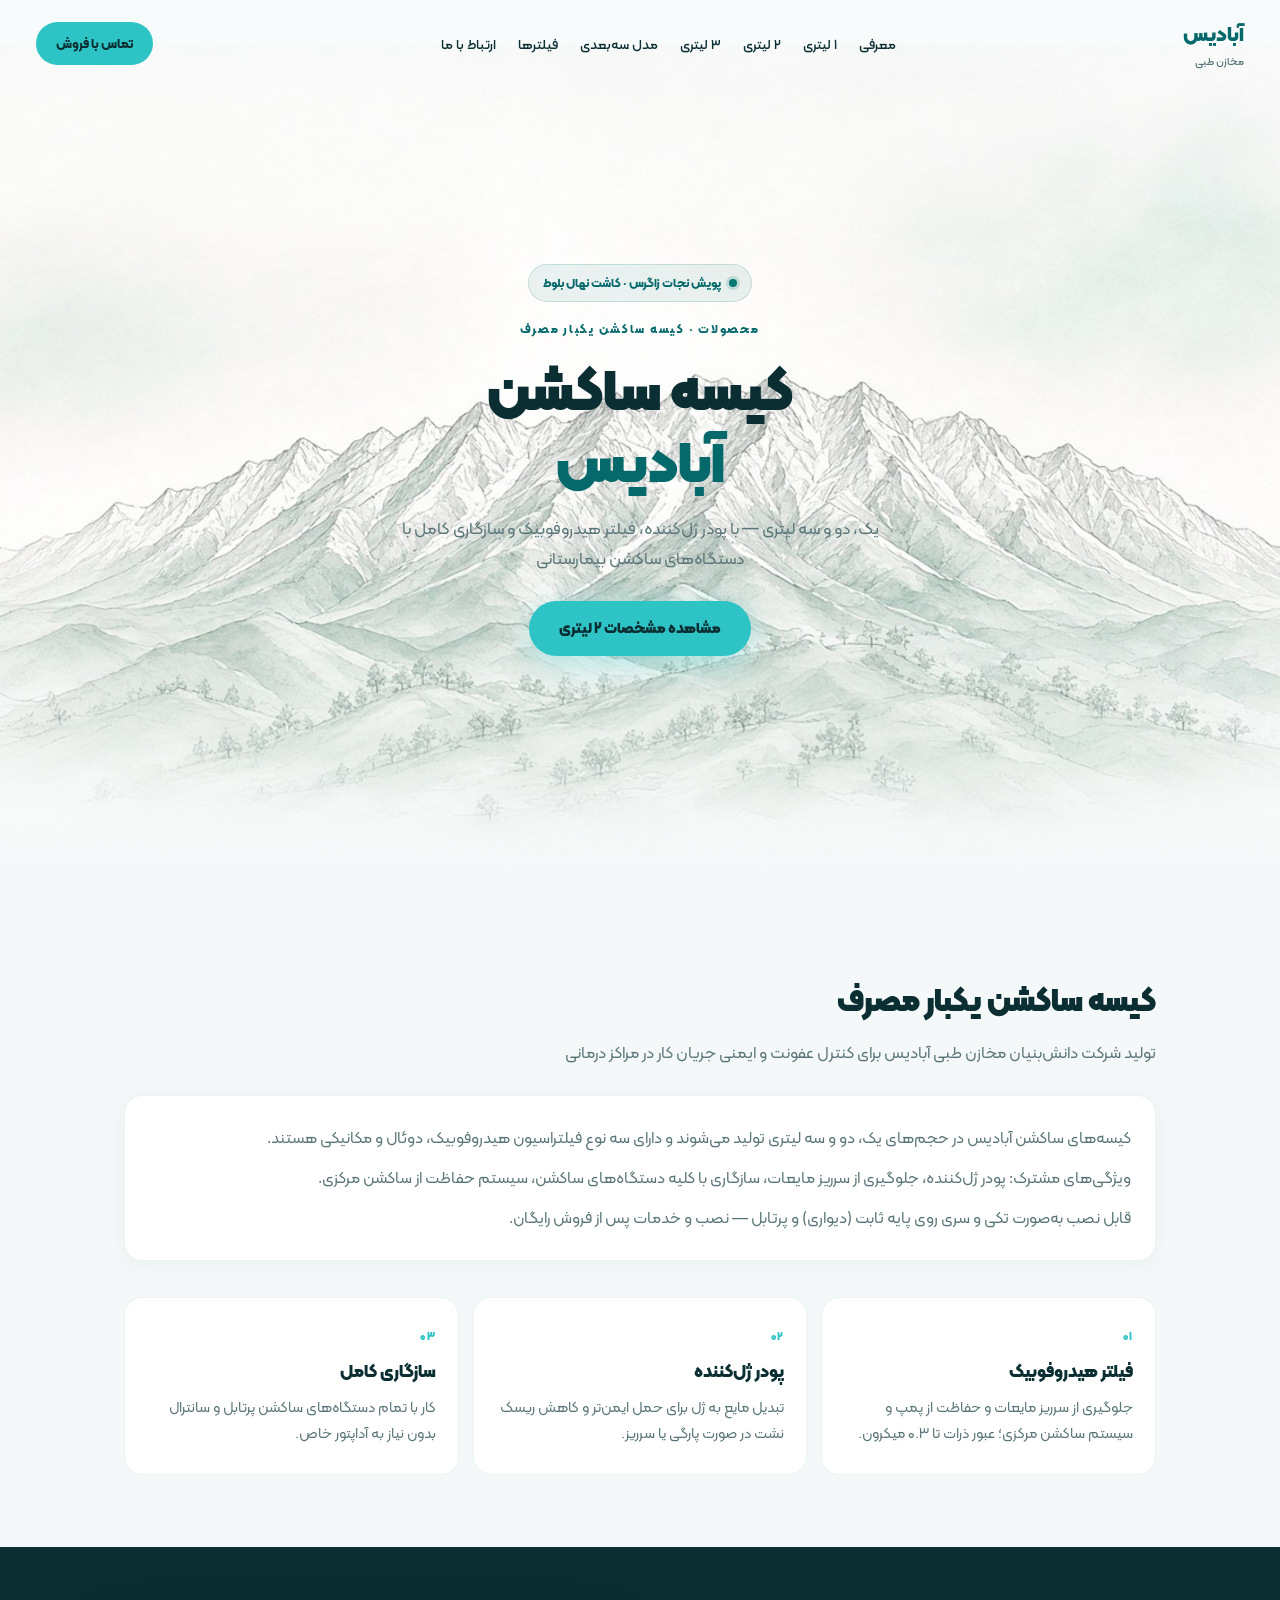
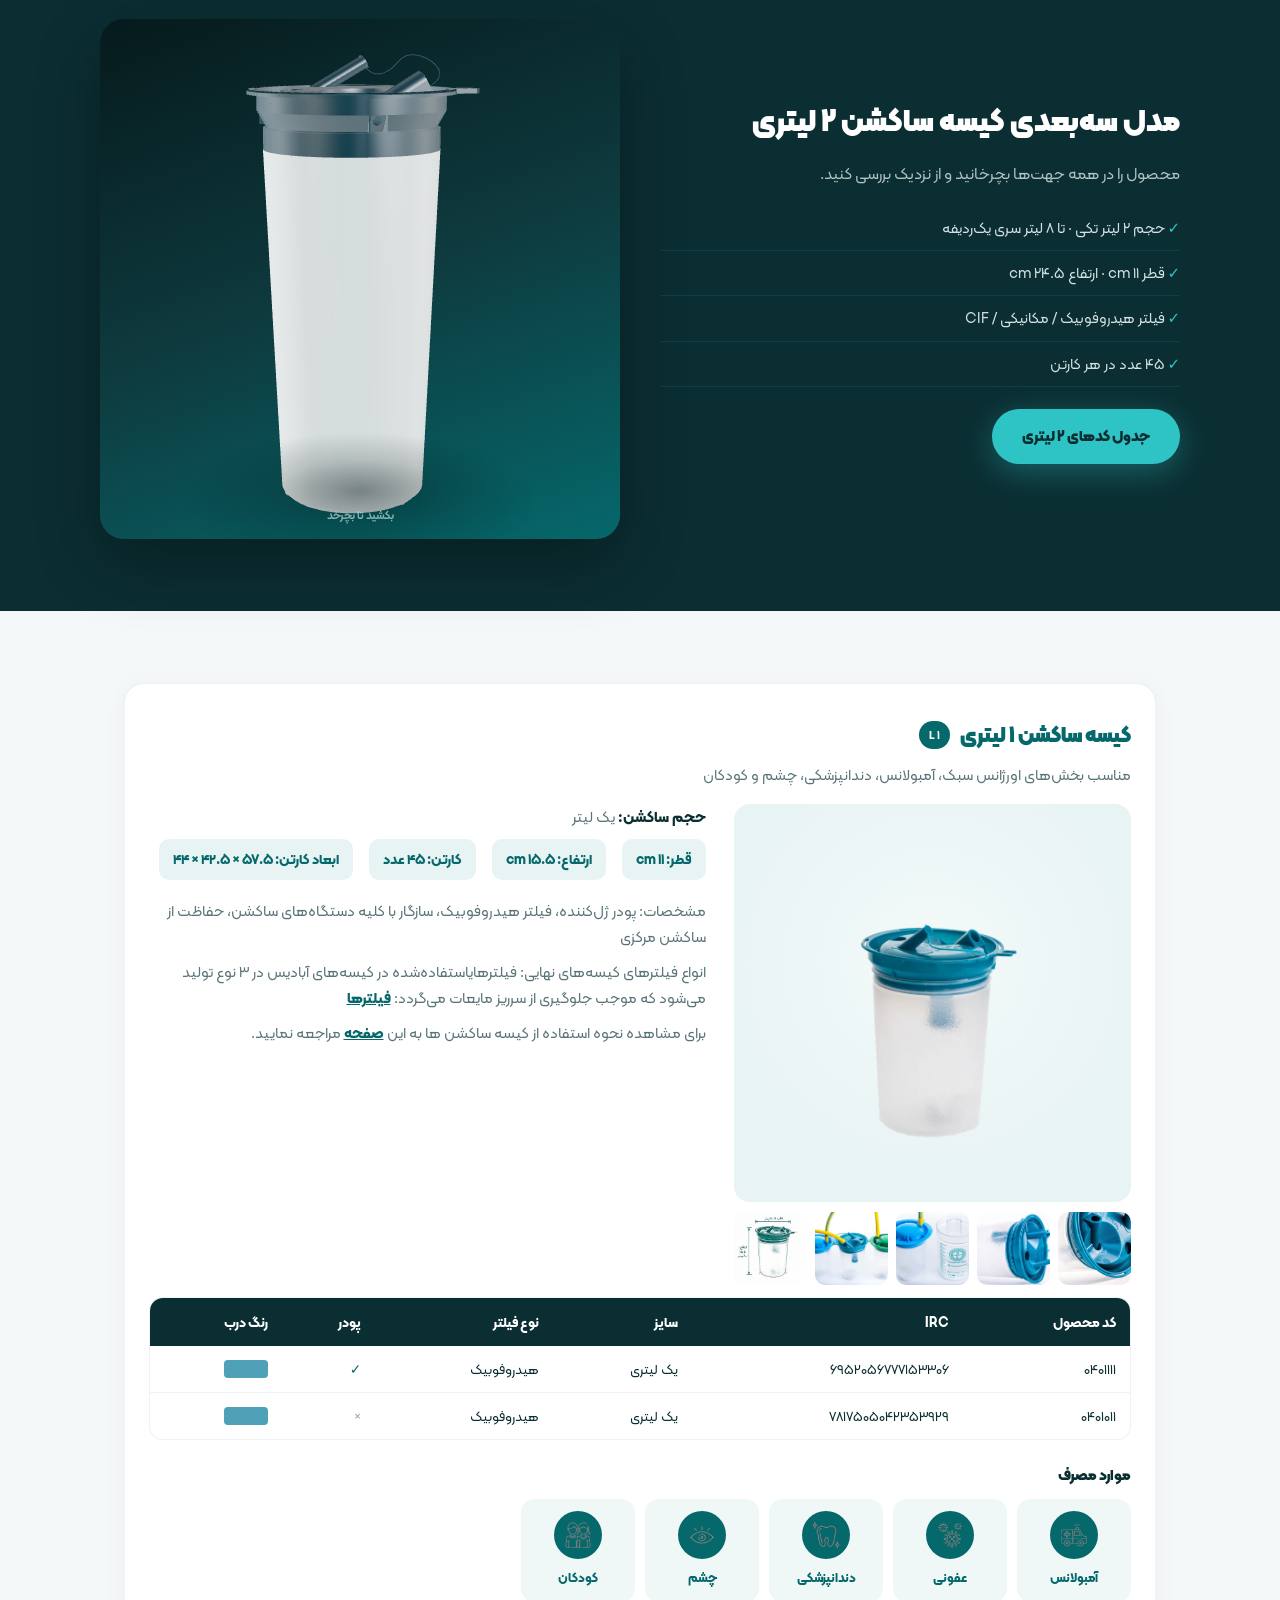
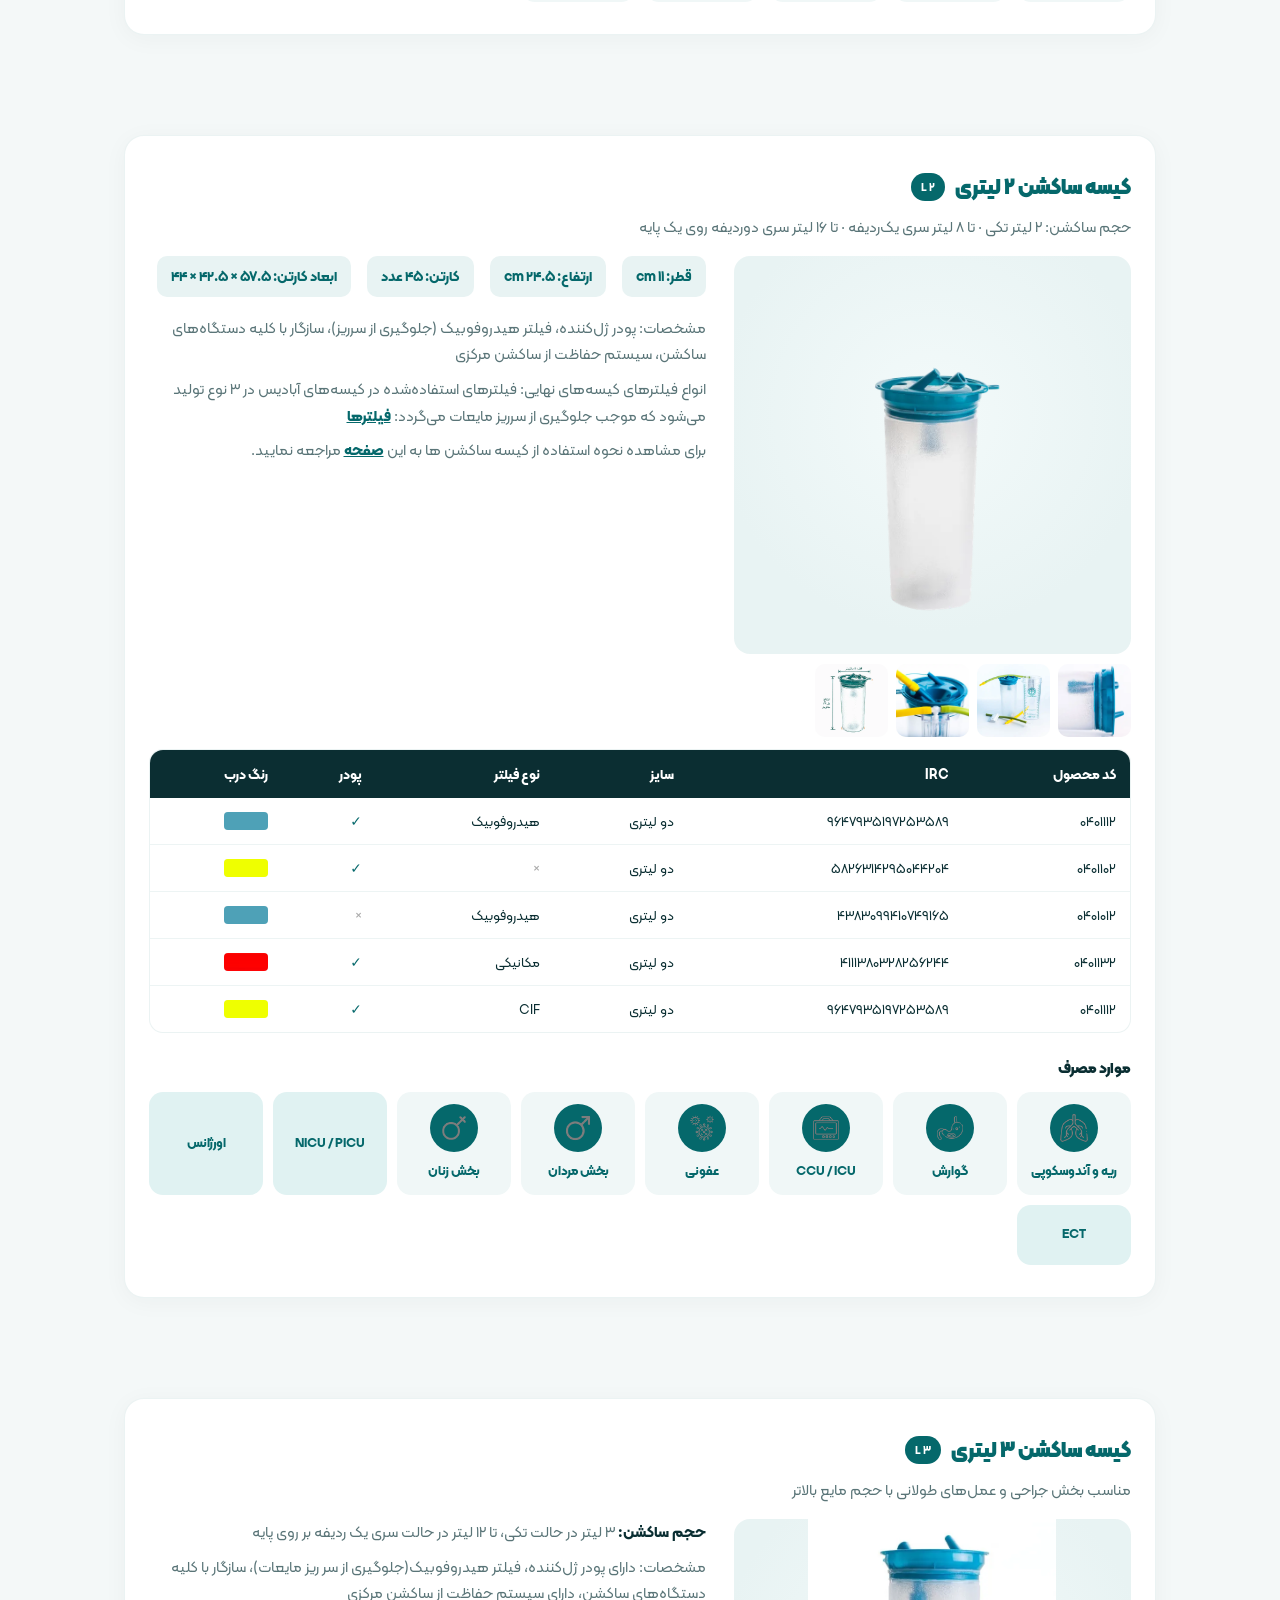
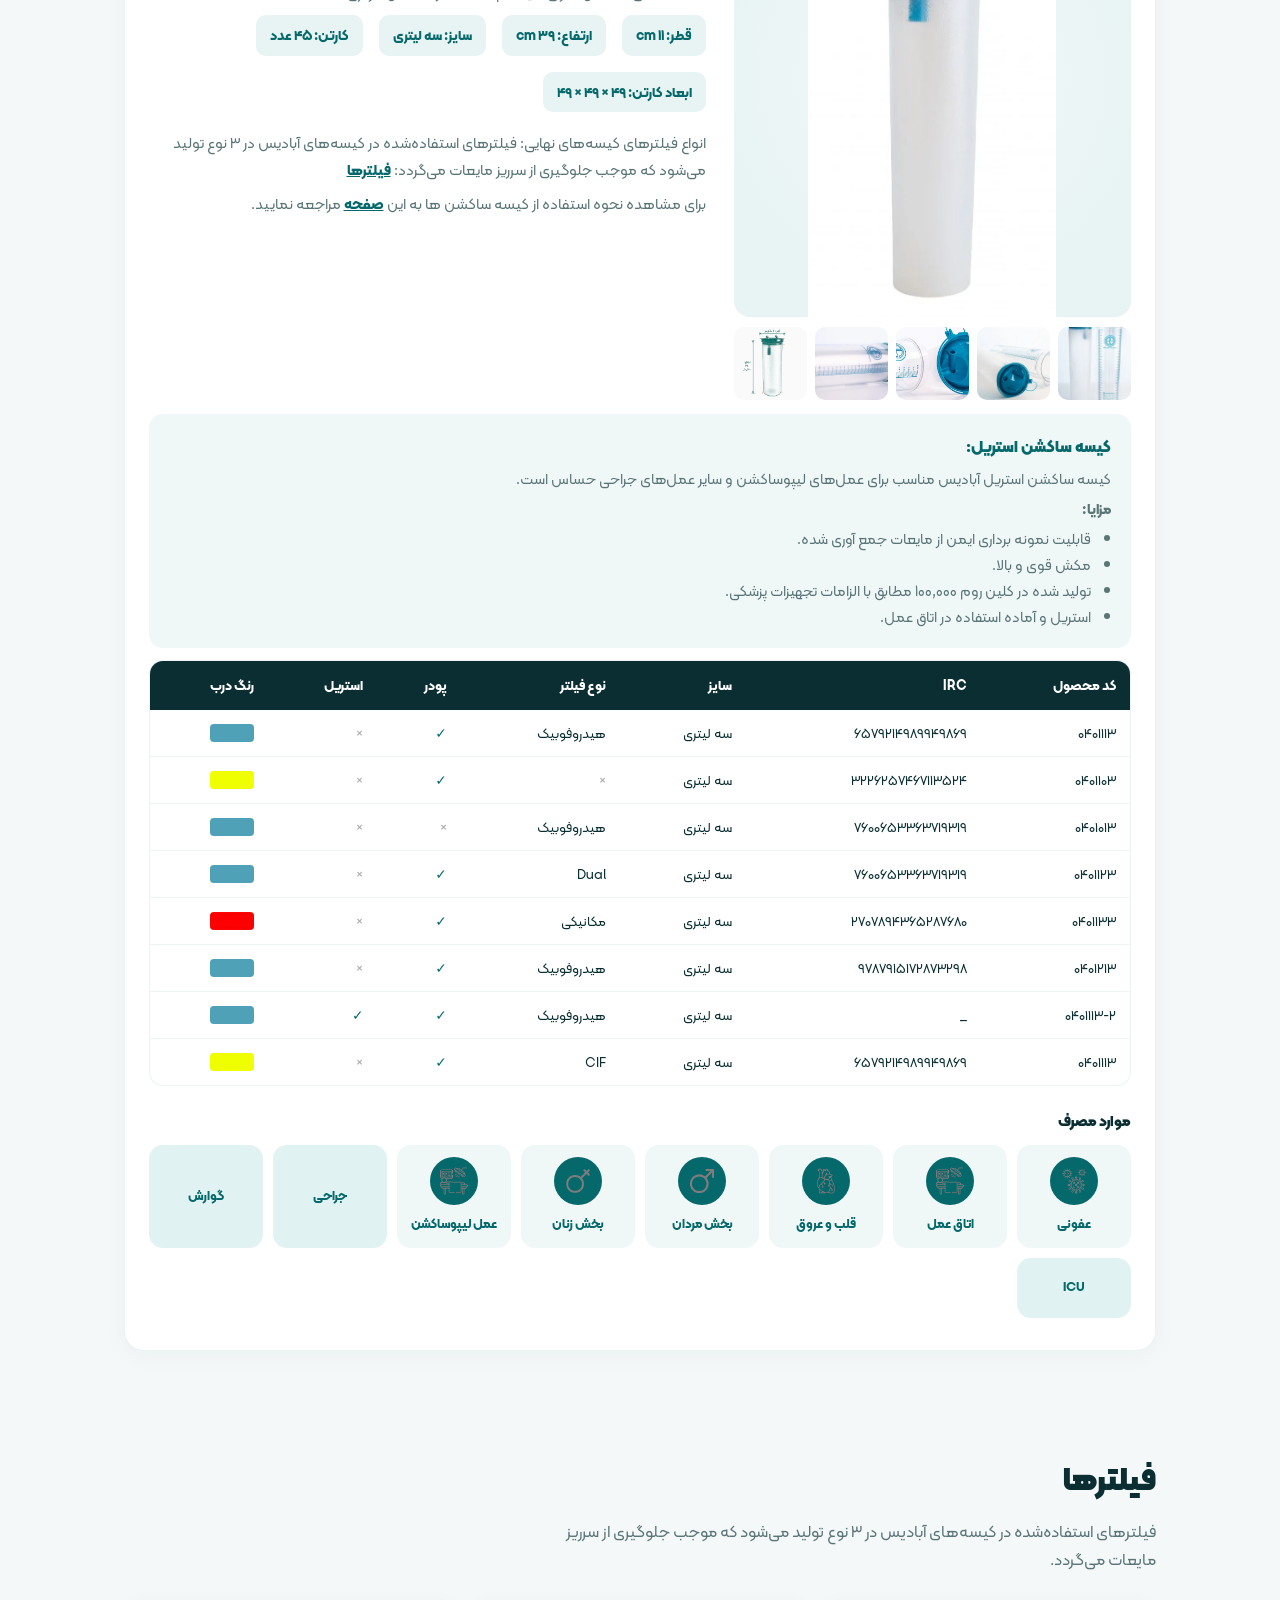
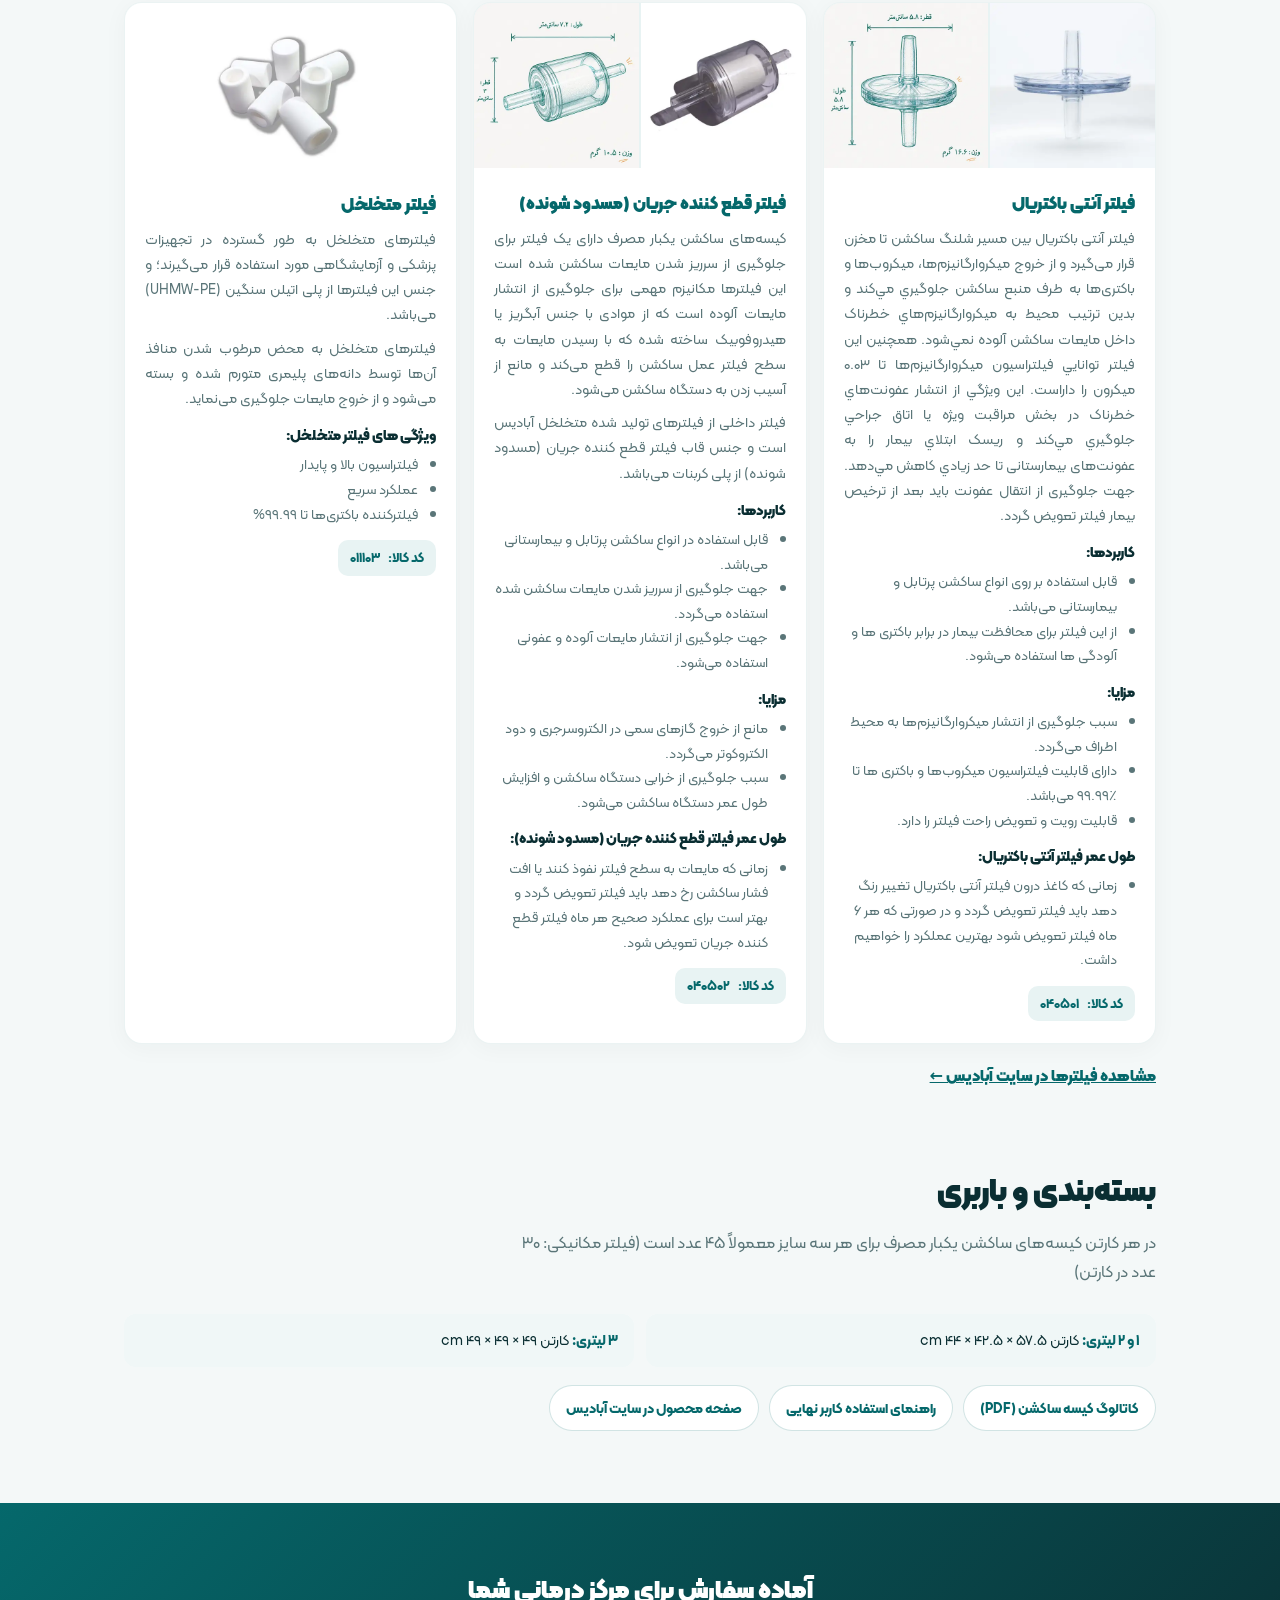
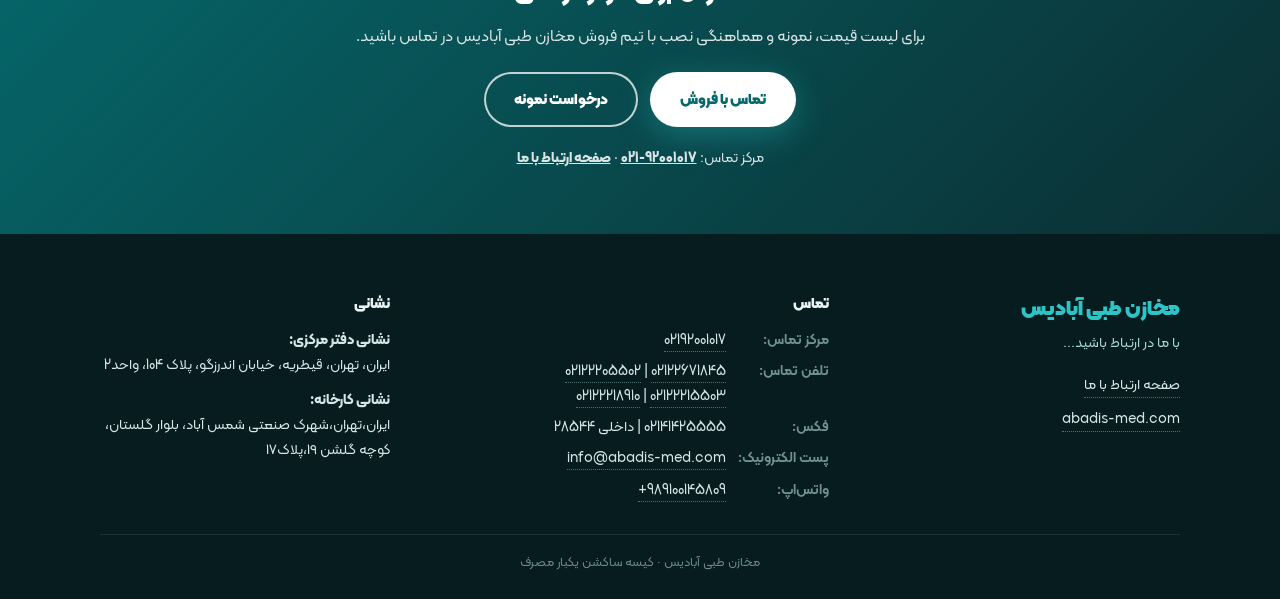
<file: abadis/index.html>
<!DOCTYPE html>
<html lang="fa" dir="rtl">
<head>
  <meta charset="UTF-8" />
  <meta name="viewport" content="width=device-width, initial-scale=1" />
  <title>کیسه ساکشن — مخازن طبی آبادیس</title>
  <meta name="description" content="کیسه ساکشن یکبار مصرف آبادیس در حجم‌های ۱، ۲ و ۳ لیتری؛ دارای پودر ژل‌کننده، فیلتر هیدروفوبیک و سیستم حفاظت از ساکشن مرکزی، سازگار با کلیه دستگاه‌های ساکشن." />
  <meta name="theme-color" content="#e8f3f3" />
  <link rel="canonical" href="https://siaamak-ghodsi.github.io/abadis-scroll-scrub-demo/abadis/" />
  <link rel="icon" href="./favicon.ico" sizes="any" />
  <link rel="icon" type="image/png" sizes="32x32" href="./img/favicon-32.png" />
  <link rel="apple-touch-icon" href="./img/apple-touch-icon.png" />
  <meta property="og:type" content="website" />
  <meta property="og:locale" content="fa_IR" />
  <meta property="og:site_name" content="مخازن طبی آبادیس" />
  <meta property="og:title" content="کیسه ساکشن یکبار مصرف آبادیس" />
  <meta property="og:description" content="یک، دو و سه لیتری — با پودر ژل‌کننده، فیلتر هیدروفوبیک و سازگاری کامل با دستگاه‌های ساکشن بیمارستانی" />
  <meta property="og:url" content="https://siaamak-ghodsi.github.io/abadis-scroll-scrub-demo/abadis/" />
  <meta property="og:image" content="https://siaamak-ghodsi.github.io/abadis-scroll-scrub-demo/abadis/img/og-image.jpg" />
  <meta property="og:image:width" content="1200" />
  <meta property="og:image:height" content="630" />
  <meta name="twitter:card" content="summary_large_image" />
  <meta name="twitter:title" content="کیسه ساکشن یکبار مصرف آبادیس" />
  <meta name="twitter:description" content="یک، دو و سه لیتری — با پودر ژل‌کننده، فیلتر هیدروفوبیک و سازگاری کامل با دستگاه‌های ساکشن بیمارستانی" />
  <meta name="twitter:image" content="https://siaamak-ghodsi.github.io/abadis-scroll-scrub-demo/abadis/img/og-image.jpg" />
  <link rel="preload" href="./fonts/kalameh/KalamehWeb-FaNum-Regular.woff2" as="font" type="font/woff2" crossorigin />
  <link rel="preload" href="./fonts/kalameh/KalamehWeb-FaNum-Black.woff2" as="font" type="font/woff2" crossorigin />
  <script type="importmap">
  {
    "imports": {
      "three": "./vendor/three/build/three.module.js",
      "three/addons/": "./vendor/three/examples/jsm/"
    }
  }
  </script>
  <style>
    @font-face { font-family: "Kalameh"; src: url("./fonts/kalameh/KalamehWeb-FaNum-Regular.woff2") format("woff2"); font-weight: 400; font-display: swap; }
    @font-face { font-family: "Kalameh"; src: url("./fonts/kalameh/KalamehWeb-FaNum-Medium.woff2") format("woff2"); font-weight: 500; font-display: swap; }
    @font-face { font-family: "Kalameh"; src: url("./fonts/kalameh/KalamehWeb-FaNum-SemiBold.woff2") format("woff2"); font-weight: 600; font-display: swap; }
    @font-face { font-family: "Kalameh"; src: url("./fonts/kalameh/KalamehWeb-FaNum-Bold.woff2") format("woff2"); font-weight: 700; font-display: swap; }
    @font-face { font-family: "Kalameh"; src: url("./fonts/kalameh/KalamehWeb-FaNum-ExtraBold.woff2") format("woff2"); font-weight: 800; font-display: swap; }
    @font-face { font-family: "Kalameh"; src: url("./fonts/kalameh/KalamehWeb-FaNum-Black.woff2") format("woff2"); font-weight: 900; font-display: swap; }

    :root {
      --teal: #05686b;
      --teal-dark: #0b2e32;
      --accent: #2ec4c6;
      --ink: #0a2e32;
      --muted: #5a7578;
      --bg: #f4f8f8;
      --font: "Kalameh", Tahoma, system-ui, sans-serif;
    }
    * { box-sizing: border-box; margin: 0; padding: 0; }
    html { scroll-behavior: smooth; }
    body { font-family: var(--font); color: var(--ink); line-height: 1.75; background: #0b2e32; }

    .header {
      position: fixed; top: 0; left: 0; right: 0; z-index: 100;
      display: flex; align-items: center; justify-content: space-between;
      padding: 16px 36px;
      transition: background .35s, backdrop-filter .35s, box-shadow .35s;
    }
    .header.scrolled {
      background: rgba(11, 46, 50, 0.94);
      backdrop-filter: blur(14px);
      box-shadow: 0 4px 24px rgba(11,46,50,0.12);
    }
    .logo { color: var(--teal); font-weight: 800; font-size: 1.3rem; transition: color .3s; }
    .logo span { display: block; font-size: 0.68rem; font-weight: 500; color: var(--muted); transition: color .3s; }
    .nav { display: flex; gap: 22px; }
    .nav a {
      color: var(--ink); font-size: 0.86rem; font-weight: 500;
      text-decoration: none; transition: color .2s;
    }
    .nav a:hover { color: var(--teal); }
    .header.scrolled .logo { color: #2ec4c6; }
    .header.scrolled .logo span { color: rgba(168,213,214,0.7); }
    .header.scrolled .nav a { color: rgba(255,255,255,0.85); }
    .header.scrolled .nav a:hover { color: #2ec4c6; }
    .header-cta {
      text-decoration: none; display: inline-block;
      background: #2ec4c6; color: #0b2e32;
      padding: 10px 20px; border-radius: 999px;
      font-weight: 700; font-size: 0.84rem; border: none; cursor: pointer;
      font-family: inherit;
    }
    @media (max-width: 800px) {
      .nav { display: none; }
      .header { padding: 12px 16px; }
    }

    .hero {
      position: relative; min-height: 100vh;
      display: flex; align-items: center; justify-content: center;
      overflow: hidden;
      background: #f7fbfb;
    }
    .hero-art {
      position: absolute; inset: 0; z-index: 0;
      pointer-events: none;
      background:
        #f7fbfb
        url("img/zagros/zagros-koh.jpg") center 48% / 112% auto no-repeat;
      background-color: #f7fbfb;
    }
    /* soft mist only — oaks are baked into the painting; no sticker overlays */
    .hero-art::after {
      content: "";
      position: absolute;
      left: 0; right: 0; bottom: 0;
      height: 46%;
      background:
        linear-gradient(180deg, transparent 0%, rgba(247,251,251,0.08) 40%, transparent 100%);
      animation: zagros-mist 14s ease-in-out infinite alternate;
      pointer-events: none;
    }
    @keyframes zagros-mist {
      0%   { opacity: 0.15; }
      100% { opacity: 0.45; }
    }
    .hero-overlay {
      position: absolute; inset: 0; z-index: 1;
      pointer-events: none;
      background:
        linear-gradient(180deg, rgba(247,251,251,0.5) 0%, rgba(247,251,251,0.12) 26%, transparent 46%),
        linear-gradient(180deg, transparent 62%, rgba(236,246,245,0.35) 82%, rgba(244,248,248,0.92) 100%);
    }
    .hero-content {
      position: relative; z-index: 2;
      text-align: center; padding: 120px 24px 100px; max-width: 820px;
    }
    .hero-campaign {
      display: inline-flex; align-items: center; gap: 8px;
      background: rgba(5,104,107,0.08); color: var(--teal);
      border: 1px solid rgba(5,104,107,0.16);
      padding: 7px 14px; border-radius: 999px;
      font-size: 0.78rem; font-weight: 700;
      margin-bottom: 16px;
    }
    .hero-campaign::before {
      content: ""; width: 8px; height: 8px; border-radius: 50%;
      background: #087673; box-shadow: 0 0 0 3px rgba(8,118,115,0.18);
    }
    .hero-content .eyebrow {
      font-size: 0.78rem; font-weight: 700; letter-spacing: 0.14em;
      color: var(--teal); margin-bottom: 14px;
    }
    .hero-content h1 {
      font-size: clamp(2.1rem, 5.5vw, 3.6rem);
      font-weight: 900; line-height: 1.25; color: var(--ink); margin-bottom: 16px;
    }
    .hero-content h1 em { font-style: normal; color: var(--teal); }
    .hero-content p {
      color: var(--muted); font-size: 1.05rem;
      margin-bottom: 28px; max-width: 540px; margin-inline: auto;
    }
    .hero-btn {
      display: inline-flex; text-decoration: none; background: #2ec4c6; color: #0b2e32;
      padding: 14px 30px; border-radius: 999px;
      font-weight: 800; font-size: 0.95rem; border: none; cursor: pointer;
      font-family: inherit;
      box-shadow: 0 8px 32px rgba(46,196,198,0.35);
      transition: transform .3s, box-shadow .3s;
    }
    .hero-btn:hover { transform: translateY(-3px); box-shadow: 0 14px 40px rgba(46,196,198,0.5); }

    .main { background: var(--bg); color: var(--ink); }
    .band { max-width: 1080px; margin: 0 auto; padding: 72px 24px; }
    .band h2 { font-size: clamp(1.45rem, 3vw, 2rem); font-weight: 900; margin-bottom: 10px; }
    .band .sub { color: var(--muted); font-size: 1.02rem; max-width: 640px; margin-bottom: 28px; }

    .intro-text {
      background: #fff; border-radius: 18px; padding: 28px 24px;
      border: 1px solid rgba(5,104,107,0.08);
      box-shadow: 0 4px 24px rgba(11,46,50,0.04);
      margin-bottom: 36px;
    }
    .intro-text p { color: var(--muted); margin-bottom: 12px; }
    .intro-text p:last-child { margin-bottom: 0; }

    .stats {
      display: grid; grid-template-columns: repeat(4, 1fr); gap: 12px;
    }
    @media (max-width: 640px) { .stats { grid-template-columns: 1fr 1fr; } }
    .stat {
      background: #fff; border-radius: 16px; padding: 24px 14px; text-align: center;
      border: 1px solid rgba(5,104,107,0.08);
      box-shadow: 0 4px 20px rgba(11,46,50,0.04);
      transition: transform .3s;
    }
    .stat:hover { transform: translateY(-5px); }
    .stat strong { display: block; font-size: 1.7rem; font-weight: 900; color: var(--teal); margin-bottom: 4px; }
    .stat span { font-size: 0.84rem; color: var(--muted); font-weight: 500; }

    .features {
      display: grid; grid-template-columns: repeat(3, 1fr); gap: 14px;
    }
    @media (max-width: 700px) { .features { grid-template-columns: 1fr; } }
    .feature {
      background: #fff; border-radius: 18px; padding: 28px 22px;
      border: 1px solid rgba(5,104,107,0.08);
      transition: transform .3s, box-shadow .3s;
    }
    .feature:hover { transform: translateY(-5px); box-shadow: 0 14px 36px rgba(11,46,50,0.1); }
    .feature-num { font-size: 0.72rem; font-weight: 800; color: var(--accent); letter-spacing: 0.1em; margin-bottom: 10px; }
    .feature h3 { font-size: 1.1rem; font-weight: 800; margin-bottom: 8px; }
    .feature p { font-size: 0.92rem; color: var(--muted); }

    .product-strip {
      background: #0b2e32; color: #e8f3f3; padding: 72px 24px;
    }
    .product-strip-inner {
      max-width: 1080px; margin: 0 auto;
      display: grid; grid-template-columns: 1fr 1fr; gap: 40px; align-items: center;
    }
    @media (max-width: 800px) { .product-strip-inner { grid-template-columns: 1fr; } }
    .product-strip h2 { font-size: clamp(1.4rem, 3vw, 1.9rem); font-weight: 900; margin-bottom: 12px; color: #fff; }
    .product-strip p { color: rgba(232,243,243,0.75); margin-bottom: 18px; }
    .product-strip ul { list-style: none; margin-bottom: 22px; }
    .product-strip li {
      padding: 9px 0; border-bottom: 1px solid rgba(46,196,198,0.12);
      font-size: 0.94rem; color: rgba(232,243,243,0.9);
    }
    .product-strip li::before { content: "✓ "; color: #2ec4c6; font-weight: 800; }

    .product-visual {
      background: linear-gradient(160deg, #061a1c, #0e3a3e 50%, #05686b);
      border-radius: 24px; aspect-ratio: 1;
      position: relative; overflow: hidden; min-height: 280px;
      box-shadow: 0 24px 64px rgba(0,0,0,0.3);
    }
    .product-visual canvas { width: 100% !important; height: 100% !important; display: block; touch-action: pan-y; cursor: grab; outline: none; }
    .product-visual canvas:active { cursor: grabbing; }
    .product-visual-hint {
      position: absolute; bottom: 14px; left: 50%; transform: translateX(-50%);
      font-size: 0.72rem; font-weight: 600; color: rgba(168,213,214,0.75);
      pointer-events: none; z-index: 2; white-space: nowrap;
    }
    .product-visual-loading {
      position: absolute; inset: 0; display: flex; align-items: center; justify-content: center;
      color: #a8d5d6; font-size: 0.85rem; font-weight: 600; z-index: 1;
    }
    .product-visual-loading.hide { opacity: 0; pointer-events: none; transition: opacity .4s; }

    .size-block {
      background: #fff; border-radius: 20px; padding: 32px 24px;
      border: 1px solid rgba(5,104,107,0.08);
      box-shadow: 0 4px 24px rgba(11,46,50,0.04);
      margin-bottom: 28px;
    }
    .size-block h3 {
      font-size: 1.35rem; font-weight: 900; margin-bottom: 8px;
      color: var(--teal); display: flex; align-items: center; gap: 10px;
    }
    .size-block h3 .badge {
      background: var(--teal); color: #fff; font-size: 0.72rem;
      padding: 4px 10px; border-radius: 999px; font-weight: 700;
    }
    .size-block .meta { color: var(--muted); font-size: 0.95rem; margin-bottom: 16px; }
    .size-block .dims {
      display: flex; gap: 16px; flex-wrap: wrap; margin-bottom: 18px;
    }
    .size-block .dims span {
      background: #e8f3f3; color: var(--teal); padding: 8px 14px;
      border-radius: 10px; font-size: 0.88rem; font-weight: 700;
    }

    .table-wrap {
      background: #fff; border-radius: 14px; overflow: hidden;
      border: 1px solid rgba(5,104,107,0.08);
      margin-top: 12px; overflow-x: auto;
    }
    table { width: 100%; border-collapse: collapse; font-size: 0.86rem; min-width: 520px; }
    th {
      background: #0b2e32; color: #fff; padding: 12px 14px;
      text-align: right; font-weight: 700;
    }
    td { padding: 11px 14px; border-bottom: 1px solid rgba(5,104,107,0.07); }
    tr:last-child td { border-bottom: none; }
    tbody tr:hover td { background: rgba(46,196,198,0.06); }
    .yes { color: var(--teal); font-weight: 900; }
    .no { color: #aaa; }

    .tags { display: flex; flex-wrap: wrap; gap: 8px; margin-top: 14px; }
    .tag {
      background: #e0f2f2; color: var(--teal);
      padding: 8px 14px; border-radius: 999px;
      font-weight: 700; font-size: 0.84rem;
    }

    .carton {
      display: grid; grid-template-columns: 1fr 1fr; gap: 12px; margin-top: 16px;
    }
    @media (max-width: 500px) { .carton { grid-template-columns: 1fr; } }
    .carton div {
      background: #f0f7f7; border-radius: 12px; padding: 14px 16px;
      font-size: 0.9rem;
    }
    .carton strong { color: var(--teal); }

    .cta-band {
      background: linear-gradient(135deg, #05686b, #0b2e32);
      padding: 64px 24px; text-align: center; color: #fff;
    }
    .cta-band h2 { font-size: 1.6rem; font-weight: 900; margin-bottom: 10px; }
    .cta-band p { opacity: 0.85; margin-bottom: 22px; }
    .cta-band .hero-btn { background: #fff; color: #05686b; }

    footer {
      background: #071c1e; color: #6a8a8c;
      text-align: center; padding: 24px; font-size: 0.8rem;
    }

    /* ---- 3D viewer (trackball) ---- */
    .product-visual { user-select: none; -webkit-user-select: none; -webkit-tap-highlight-color: transparent; }
    .product-visual .pv-canvas { position: relative; z-index: 1; opacity: 0; transition: opacity .5s ease; }
    .product-visual.pv-ready .pv-canvas { opacity: 1; }
    .pv-grab { position: absolute; z-index: 2; touch-action: none; cursor: grab; }
    .product-visual.pv-grabbing, .product-visual.pv-grabbing .pv-grab, .product-visual.pv-grabbing canvas { cursor: grabbing; }
    .pv-fallback { position: absolute; inset: 0; width: 100%; height: 100%; object-fit: contain; display: none; }
    .product-visual.pv-failed .pv-fallback { display: block; }
    .product-visual.pv-failed .pv-canvas, .product-visual.pv-failed .pv-hint, .product-visual.pv-failed .pv-grab { display: none; }
    .product-visual-hint { z-index: 3; transition: opacity .6s ease; }
    .pv-hint--gone { opacity: 0; }

    /* ---- size blocks: gallery + info ---- */
    .size-grid { display: grid; grid-template-columns: minmax(0, 5fr) minmax(0, 7fr); gap: 28px; align-items: start; margin-bottom: 8px; }
    @media (max-width: 800px) { .size-grid { grid-template-columns: 1fr; gap: 18px; } }
    .size-media { display: flex; flex-direction: column; gap: 10px; }
    .gal-main { display: block; border-radius: 16px; overflow: hidden; background: radial-gradient(circle at 50% 40%, #f3fafa, #e8f3f3 70%); aspect-ratio: 1; }
    .gal-main img { width: 100%; height: 100%; object-fit: contain; display: block; transition: transform .5s ease; }
    .gal-main:hover img { transform: scale(1.03); }
    .gal-thumbs { display: grid; grid-template-columns: repeat(5, 1fr); gap: 8px; }
    .gal-thumbs a { display: block; aspect-ratio: 1; border-radius: 10px; overflow: hidden; background: #e8f3f3; outline-offset: 2px; }
    .gal-thumbs img { width: 100%; height: 100%; object-fit: cover; display: block; transition: transform .35s ease, opacity .35s; }
    .gal-thumbs a:hover img { transform: scale(1.07); }
    .size-info .note { color: var(--muted); font-size: 0.95rem; margin-bottom: 8px; }
    .size-info .note strong { color: var(--ink); }
    .size-info a, .sterile a { color: var(--teal); font-weight: 700; }
    .size-block .dims span { white-space: nowrap; }
    .irc { font-variant-numeric: tabular-nums; text-align: right; }
    td img.lid { display: block; width: 44px; height: 18px; border-radius: 4px; box-shadow: inset 0 0 0 1px rgba(0,0,0,.08); }
    .sterile { background: #f0f7f7; border-radius: 14px; padding: 18px 20px; margin: 14px 0 4px; }
    .sterile h4 { font-size: 1.02rem; font-weight: 800; color: var(--teal); margin-bottom: 6px; }
    .sterile p { color: var(--muted); font-size: 0.93rem; margin-bottom: 4px; }
    .sterile ul { padding-right: 20px; color: var(--muted); font-size: 0.93rem; }
    .uses-h { font-size: 0.95rem; font-weight: 800; margin: 22px 0 10px; color: var(--ink); }
    .uses { display: grid; grid-template-columns: repeat(auto-fill, minmax(104px, 1fr)); gap: 10px; }
    .use { background: #f0f7f7; border-radius: 14px; padding: 12px 8px; text-align: center; font-size: 0.82rem; font-weight: 700; color: var(--teal); display: flex; flex-direction: column; align-items: center; gap: 8px; justify-content: center; }
    .use-ic { width: 48px; height: 48px; border-radius: 50%; background: var(--teal); display: grid; place-items: center; }
    .use-ic img { width: 30px; height: 30px; }
    .use--text { min-height: 60px; background: #e0f2f2; }

    /* ---- filters ---- */
    .filters { display: grid; grid-template-columns: repeat(3, 1fr); gap: 16px; }
    @media (max-width: 900px) { .filters { grid-template-columns: 1fr; } }
    .filter-card { background: #fff; border-radius: 18px; border: 1px solid rgba(5,104,107,0.08); box-shadow: 0 4px 24px rgba(11,46,50,0.04); overflow: hidden; display: flex; flex-direction: column; }
    .filter-media { display: grid; grid-template-columns: 1fr 1fr; gap: 2px; background: #e8f3f3; }
    .filter-media.one { grid-template-columns: 1fr; }
    .filter-media a { display: block; aspect-ratio: 1; overflow: hidden; background: #fff; }
    .filter-media.one a { aspect-ratio: 2 / 1; }
    .filter-media img { width: 100%; height: 100%; object-fit: cover; display: block; transition: transform .4s; }
    .filter-media.one img { object-fit: contain; }
    .filter-media a:hover img { transform: scale(1.05); }
    .filter-body { padding: 20px 20px 22px; }
    .filter-body h3 { font-size: 1.08rem; font-weight: 900; color: var(--teal); margin-bottom: 8px; }
    .filter-body p { color: var(--muted); font-size: 0.9rem; margin-bottom: 8px; text-align: justify; }
    .filter-body h4 { font-size: 0.9rem; font-weight: 800; margin: 12px 0 4px; }
    .filter-body ul { padding-right: 18px; color: var(--muted); font-size: 0.88rem; }
    .filter-code { margin-top: 14px; display: inline-flex; gap: 8px; background: #e8f3f3; color: var(--teal); padding: 6px 12px; border-radius: 10px; font-size: 0.84rem; font-weight: 700; }
    .more-link { display: inline-block; margin-top: 18px; color: var(--teal); font-weight: 800; }

    .doc-links { display: flex; flex-wrap: wrap; gap: 10px; margin-top: 18px; }
    .doc-links a { background: #fff; border: 1px solid rgba(5,104,107,0.18); color: var(--teal); padding: 10px 16px; border-radius: 999px; font-weight: 700; font-size: 0.88rem; text-decoration: none; transition: background .2s, color .2s; }
    .doc-links a:hover { background: var(--teal); color: #fff; }

    /* ---- CTA + contact footer ---- */
    .cta-actions { display: flex; gap: 12px; justify-content: center; flex-wrap: wrap; }
    .cta-band .hero-btn--ghost { background: transparent; color: #fff; box-shadow: inset 0 0 0 2px rgba(255,255,255,.75); }
    .cta-band .hero-btn--ghost:hover { background: rgba(255,255,255,.12); }
    .cta-sub { margin: 18px 0 0 !important; font-size: 0.9rem; }
    .cta-sub a { color: #fff; font-weight: 700; }
    footer.site-footer { text-align: right; padding: 56px 24px 26px; font-size: 0.9rem; color: #9fbcbe; }
    .foot-inner { max-width: 1080px; margin: 0 auto; display: grid; grid-template-columns: 1.1fr 1.4fr 1fr; gap: 32px; }
    @media (max-width: 800px) { .foot-inner { grid-template-columns: 1fr; gap: 22px; } }
    .foot-brand strong { display: block; color: #2ec4c6; font-size: 1.3rem; font-weight: 900; }
    .foot-brand span { display: block; color: #a8d5d6; margin-top: 4px; }
    .site-footer h3 { color: #e8f3f3; font-size: 0.95rem; font-weight: 800; margin-bottom: 10px; }
    .site-footer dl { display: grid; grid-template-columns: auto 1fr; gap: 6px 12px; }
    .site-footer dt { color: #6f9194; font-weight: 600; white-space: nowrap; }
    .site-footer dd { color: #d4e7e8; }
    .site-footer a { color: #d4e7e8; text-decoration: none; border-bottom: 1px dotted rgba(168,213,214,.45); }
    .site-footer a:hover { color: #2ec4c6; }
    .site-footer p { color: #d4e7e8; margin-bottom: 10px; }
    .foot-links { display: flex; flex-direction: column; gap: 8px; align-items: flex-start; }
    .foot-copy { max-width: 1080px; margin: 32px auto 0; padding-top: 16px; border-top: 1px solid rgba(168,213,214,.12); font-size: 0.8rem; color: #6a8a8c; text-align: center; }

    /* ---- lightbox ---- */
    .lb { position: fixed; inset: 0; z-index: 500; background: rgba(4,18,20,.92); display: none; align-items: center; justify-content: center; touch-action: pan-y pinch-zoom; }
    .lb.open { display: flex; }
    .lb figure { margin: 0; max-width: min(92vw, 1200px); max-height: 86vh; display: flex; flex-direction: column; align-items: center; gap: 10px; }
    .lb img { max-width: 100%; max-height: 78vh; object-fit: contain; border-radius: 12px; background: #f3fafa; }
    .lb figcaption { color: #cfe6e6; font-size: 0.9rem; text-align: center; }
    .lb button { position: absolute; background: rgba(255,255,255,.1); color: #fff; border: 0; width: 48px; height: 48px; border-radius: 50%; font-size: 1.5rem; cursor: pointer; font-family: inherit; display: grid; place-items: center; }
    .lb button:hover { background: rgba(46,196,198,.35); }
    .lb .lb-close { top: 16px; left: 16px; }
    .lb .lb-prev { right: 16px; top: 50%; transform: translateY(-50%); }
    .lb .lb-next { left: 16px; top: 50%; transform: translateY(-50%); }
    .lb .lb-count { position: absolute; top: 26px; right: 24px; color: #9fbcbe; font-size: .85rem; }
    @media (max-width: 600px) { .lb .lb-prev, .lb .lb-next { top: auto; bottom: 18px; transform: none; } }
    body.lb-lock { overflow: hidden; }

    @media (max-width: 720px) {
      .hero-art {
        background-size: 145% auto;
        background-position: center 42%;
      }
    }

    @media (prefers-reduced-motion: reduce) {
      .hero-art::after { animation: none !important; opacity: 0.25 !important; }
    }
  </style>
</head>
<body>

  <header class="header" id="header">
    <div class="logo">آبادیس<span>مخازن طبی</span></div>
    <nav class="nav">
      <a href="#intro">معرفی</a>
      <a href="#s1">۱ لیتری</a>
      <a href="#s2">۲ لیتری</a>
      <a href="#s3">۳ لیتری</a>
      <a href="#viewer">مدل سه‌بعدی</a>
      <a href="#filters">فیلترها</a>
      <a href="#contact">ارتباط با ما</a>
    </nav>
    <a class="header-cta" href="#contact">تماس با فروش</a>
  </header>

  <section class="hero" aria-label="پویش نجات زاگرس">
    <div class="hero-art" aria-hidden="true"></div>
    <div class="hero-overlay"></div>
    <div class="hero-content">
      <div class="hero-campaign">پویش نجات زاگرس · کاشت نهال بلوط</div>
      <div class="eyebrow">محصولات · کیسه ساکشن یکبار مصرف</div>
      <h1>کیسه ساکشن<br><em>آبادیس</em></h1>
      <p>یک، دو و سه لیتری — با پودر ژل‌کننده، فیلتر هیدروفوبیک و سازگاری کامل با دستگاه‌های ساکشن بیمارستانی</p>
      <a href="#s2" class="hero-btn">مشاهده مشخصات ۲ لیتری</a>
    </div>
  </section>

  <div class="main">
    <section class="band" id="intro">
      <h2>کیسه ساکشن یکبار مصرف</h2>
      <p class="sub">تولید شرکت دانش‌بنیان مخازن طبی آبادیس برای کنترل عفونت و ایمنی جریان کار در مراکز درمانی</p>
      <div class="intro-text">
        <p>کیسه‌های ساکشن آبادیس در حجم‌های یک، دو و سه لیتری تولید می‌شوند و دارای سه نوع فیلتراسیون هیدروفوبیک، دوئال و مکانیکی هستند.</p>
        <p>ویژگی‌های مشترک: پودر ژل‌کننده، جلوگیری از سرریز مایعات، سازگاری با کلیه دستگاه‌های ساکشن، سیستم حفاظت از ساکشن مرکزی.</p>
        <p>قابل نصب به‌صورت تکی و سری روی پایه ثابت (دیواری) و پرتابل — نصب و خدمات پس از فروش رایگان.</p>
      </div>
      <div class="features">
        <div class="feature">
          <div class="feature-num">۰۱</div>
          <h3>فیلتر هیدروفوبیک</h3>
          <p>جلوگیری از سرریز مایعات و حفاظت از پمپ و سیستم ساکشن مرکزی؛ عبور ذرات تا ۰.۳ میکرون.</p>
        </div>
        <div class="feature">
          <div class="feature-num">۰۲</div>
          <h3>پودر ژل‌کننده</h3>
          <p>تبدیل مایع به ژل برای حمل ایمن‌تر و کاهش ریسک نشت در صورت پارگی یا سرریز.</p>
        </div>
        <div class="feature">
          <div class="feature-num">۰۳</div>
          <h3>سازگاری کامل</h3>
          <p>کار با تمام دستگاه‌های ساکشن پرتابل و سانترال بدون نیاز به آداپتور خاص.</p>
        </div>
      </div>
    </section>
  </div>

  <!-- 3D viewer strip -->
  <section class="product-strip" id="viewer">
    <div class="product-strip-inner">
      <div>
        <h2>مدل سه‌بعدی کیسه ساکشن ۲ لیتری</h2>
        <p>محصول را در همه جهت‌ها بچرخانید و از نزدیک بررسی کنید.</p>
        <ul>
          <li>حجم ۲ لیتر تکی · تا ۸ لیتر سری یک‌ردیفه</li>
          <li>قطر ۱۱ cm · ارتفاع ۲۴.۵ cm</li>
          <li>فیلتر هیدروفوبیک / مکانیکی / CIF</li>
          <li>۴۵ عدد در هر کارتن</li>
        </ul>
        <a href="#s2" class="hero-btn">جدول کدهای ۲ لیتری</a>
      </div>
      <div class="product-visual" id="productViewer">
        <img class="pv-fallback" src="./img/product-still.webp" width="800" height="800" alt="کیسه ساکشن ۲ لیتری آبادیس با درب فیروزه‌ای" loading="lazy" decoding="async" />
        <div class="product-visual-loading pv-loading" id="viewerLoading">بارگذاری مدل…</div>
        <canvas id="productCanvas" class="pv-canvas" aria-label="مدل سه‌بعدی کیسه ساکشن ۲ لیتری؛ برای چرخاندن بکشید"></canvas>
        <div class="product-visual-hint pv-hint">بکشید تا بچرخد</div>
      </div>
    </div>
  </section>

  <div class="main">
    <!-- 1L -->
    <section class="band" id="s1">
      <div class="size-block">
        <h3>کیسه ساکشن ۱ لیتری <span class="badge">۱ L</span></h3>
        <p class="meta">مناسب بخش‌های اورژانس سبک، آمبولانس، دندانپزشکی، چشم و کودکان</p>
        <div class="size-grid">
        <div class="size-media">
          <a class="gal-main" href="./img/p/p1-main.webp" data-gallery="s1" data-w="900" data-h="900" aria-label="نمایش بزرگ‌تر: کیسه ساکشن ۱ لیتری آبادیس">
            <img src="./img/p/p1-main.webp" width="900" height="900" loading="lazy" decoding="async" alt="کیسه ساکشن ۱ لیتری آبادیس">
          </a>
          <div class="gal-thumbs">
            <a href="./img/p/p1-g1.webp" data-gallery="s1" data-w="1543" data-h="1600" aria-label="نمایش بزرگ‌تر: نمای نزدیک از داخل درب کیسه ساکشن ۱ لیتری"><img src="./img/p/p1-g1-t.webp" width="463" height="480" loading="lazy" decoding="async" alt="نمای نزدیک از داخل درب کیسه ساکشن ۱ لیتری"></a>
            <a href="./img/p/p1-g2.webp" data-gallery="s1" data-w="1600" data-h="1067" aria-label="نمایش بزرگ‌تر: درب و فیلتر کیسه ساکشن ۱ لیتری از نمای جانبی"><img src="./img/p/p1-g2-t.webp" width="480" height="320" loading="lazy" decoding="async" alt="درب و فیلتر کیسه ساکشن ۱ لیتری از نمای جانبی"></a>
            <a href="./img/p/p1-g3.webp" data-gallery="s1" data-w="1600" data-h="1067" aria-label="نمایش بزرگ‌تر: کیسه ساکشن ۱ لیتری آبادیس در کنار مخزن مدرج"><img src="./img/p/p1-g3-t.webp" width="480" height="320" loading="lazy" decoding="async" alt="کیسه ساکشن ۱ لیتری آبادیس در کنار مخزن مدرج"></a>
            <a href="./img/p/p1-g4.webp" data-gallery="s1" data-w="1600" data-h="1067" aria-label="نمایش بزرگ‌تر: سه کیسه ساکشن ۱ لیتری با شلنگ‌های اتصال"><img src="./img/p/p1-g4-t.webp" width="480" height="320" loading="lazy" decoding="async" alt="سه کیسه ساکشن ۱ لیتری با شلنگ‌های اتصال"></a>
            <a href="./img/p/p1-g5.webp" data-gallery="s1" data-w="1254" data-h="1254" aria-label="نمایش بزرگ‌تر: ابعاد کیسه ساکشن ۱ لیتری: قطر ۱۱ و ارتفاع ۱۵٫۵ سانتی‌متر"><img src="./img/p/p1-g5-t.webp" width="480" height="480" loading="lazy" decoding="async" alt="ابعاد کیسه ساکشن ۱ لیتری: قطر ۱۱ و ارتفاع ۱۵٫۵ سانتی‌متر"></a>
          </div>
        </div>
        <div class="size-info">
        <p class="note"><strong>حجم ساکشن:</strong> یک لیتر</p>
        <div class="dims">
          <span>قطر: ۱۱ cm</span>
          <span>ارتفاع: ۱۵.۵ cm</span>
          <span>کارتن: ۴۵ عدد</span>
          <span>ابعاد کارتن: ۵۷.۵ × ۴۲.۵ × ۴۴</span>
        </div>
        <p style="color:var(--muted);font-size:0.95rem;margin-bottom:8px;">مشخصات: پودر ژل‌کننده، فیلتر هیدروفوبیک، سازگار با کلیه دستگاه‌های ساکشن، حفاظت از ساکشن مرکزی</p>
        <p class="note">انواع فیلترهای کیسه‌های نهایی: فیلترهایاستفاده‌شده در کیسه‌های آبادیس در ۳ نوع تولید می‌شود که موجب جلوگیری از سرریز مایعات می‌گردد: <a href="#filters">فیلترها</a></p>
        <p class="note">برای مشاهده نحوه استفاده از کیسه ساکشن ها به این <a href="https://abadis-med.com/راهنمای-نصب/راهنمای-استفاده-کاربر-نهایی/" target="_blank" rel="noopener">صفحه</a> مراجعه نمایید.</p>
        </div>
        </div>
        <div class="table-wrap">
          <table>
            <thead><tr><th>کد محصول</th><th>IRC</th><th>سایز</th><th>نوع فیلتر</th><th>پودر</th><th>رنگ درب</th></tr></thead>
            <tbody>
<tr><td>۰۴۰۱۱۱۱</td><td dir="ltr" class="irc">6952056777153306</td><td>یک لیتری</td><td>هیدروفوبیک</td><td class="yes">✓</td><td><img class="lid" src="./img/p/lid-teal.webp" width="50" height="20" alt="رنگ درب فیروزه‌ای" title="فیروزه‌ای"></td></tr>
<tr><td>۰۴۰۱۰۱۱</td><td dir="ltr" class="irc">7817505042353929</td><td>یک لیتری</td><td>هیدروفوبیک</td><td class="no">×</td><td><img class="lid" src="./img/p/lid-teal.webp" width="50" height="20" alt="رنگ درب فیروزه‌ای" title="فیروزه‌ای"></td></tr>
            </tbody>
          </table>
        </div>
        <h4 class="uses-h">موارد مصرف</h4>
        <div class="uses">
          <div class="use"><span class="use-ic"><img src="./img/use/ambulance.webp" width="100" height="100" loading="lazy" decoding="async" alt=""></span>آمبولانس</div>
          <div class="use"><span class="use-ic"><img src="./img/use/infectious.webp" width="100" height="100" loading="lazy" decoding="async" alt=""></span>عفونی</div>
          <div class="use"><span class="use-ic"><img src="./img/use/dentistry.webp" width="100" height="100" loading="lazy" decoding="async" alt=""></span>دندانپزشکی</div>
          <div class="use"><span class="use-ic"><img src="./img/use/eye.webp" width="100" height="100" loading="lazy" decoding="async" alt=""></span>چشم</div>
          <div class="use"><span class="use-ic"><img src="./img/use/children.webp" width="100" height="100" loading="lazy" decoding="async" alt=""></span>کودکان</div>
        </div>
      </div>
    </section>

    <!-- 2L -->
    <section class="band" id="s2" style="padding-top:0">
      <div class="size-block">
        <h3>کیسه ساکشن ۲ لیتری <span class="badge">۲ L</span></h3>
        <p class="meta">حجم ساکشن: ۲ لیتر تکی · تا ۸ لیتر سری یک‌ردیفه · تا ۱۶ لیتر سری دو‌ردیفه روی یک پایه</p>
        <div class="size-grid">
        <div class="size-media">
          <a class="gal-main" href="./img/p/p2-main.webp" data-gallery="s2" data-w="900" data-h="900" aria-label="نمایش بزرگ‌تر: کیسه ساکشن ۲ لیتری آبادیس">
            <img src="./img/p/p2-main.webp" width="900" height="900" loading="lazy" decoding="async" alt="کیسه ساکشن ۲ لیتری آبادیس">
          </a>
          <div class="gal-thumbs">
            <a href="./img/p/p2-g1.webp" data-gallery="s2" data-w="1030" data-h="687" aria-label="نمایش بزرگ‌تر: درب و فیلتر کیسه ساکشن ۲ لیتری از نمای جانبی"><img src="./img/p/p2-g1-t.webp" width="480" height="320" loading="lazy" decoding="async" alt="درب و فیلتر کیسه ساکشن ۲ لیتری از نمای جانبی"></a>
            <a href="./img/p/p2-g2.webp" data-gallery="s2" data-w="1030" data-h="1030" aria-label="نمایش بزرگ‌تر: کیسه ساکشن ۲ لیتری آبادیس داخل مخزن مدرج با شلنگ"><img src="./img/p/p2-g2-t.webp" width="480" height="480" loading="lazy" decoding="async" alt="کیسه ساکشن ۲ لیتری آبادیس داخل مخزن مدرج با شلنگ"></a>
            <a href="./img/p/p2-g3.webp" data-gallery="s2" data-w="1030" data-h="687" aria-label="نمایش بزرگ‌تر: اتصال شلنگ‌ها به درب کیسه ساکشن ۲ لیتری"><img src="./img/p/p2-g3-t.webp" width="480" height="320" loading="lazy" decoding="async" alt="اتصال شلنگ‌ها به درب کیسه ساکشن ۲ لیتری"></a>
            <a href="./img/p/p2-g4.webp" data-gallery="s2" data-w="1254" data-h="1254" aria-label="نمایش بزرگ‌تر: ابعاد کیسه ساکشن ۲ لیتری: قطر ۱۱ و ارتفاع ۲۴٫۵ سانتی‌متر"><img src="./img/p/p2-g4-t.webp" width="480" height="480" loading="lazy" decoding="async" alt="ابعاد کیسه ساکشن ۲ لیتری: قطر ۱۱ و ارتفاع ۲۴٫۵ سانتی‌متر"></a>
          </div>
        </div>
        <div class="size-info">
        <div class="dims">
          <span>قطر: ۱۱ cm</span>
          <span>ارتفاع: ۲۴.۵ cm</span>
          <span>کارتن: ۴۵ عدد</span>
          <span>ابعاد کارتن: ۵۷.۵ × ۴۲.۵ × ۴۴</span>
        </div>
        <p style="color:var(--muted);font-size:0.95rem;margin-bottom:8px;">مشخصات: پودر ژل‌کننده، فیلتر هیدروفوبیک (جلوگیری از سرریز)، سازگار با کلیه دستگاه‌های ساکشن، سیستم حفاظت از ساکشن مرکزی</p>
        <p class="note">انواع فیلترهای کیسه‌های نهایی: فیلترهای استفاده‌شده در کیسه‌های آبادیس در ۳ نوع تولید می‌شود که موجب جلوگیری از سرریز مایعات می‌گردد: <a href="#filters">فیلترها</a></p>
        <p class="note">برای مشاهده نحوه استفاده از کیسه ساکشن ها به این <a href="https://abadis-med.com/راهنمای-نصب/راهنمای-استفاده-کاربر-نهایی/" target="_blank" rel="noopener">صفحه</a> مراجعه نمایید.</p>
        </div>
        </div>
        <div class="table-wrap">
          <table>
            <thead><tr><th>کد محصول</th><th>IRC</th><th>سایز</th><th>نوع فیلتر</th><th>پودر</th><th>رنگ درب</th></tr></thead>
            <tbody>
<tr><td>۰۴۰۱۱۱۲</td><td dir="ltr" class="irc">9647935197253589</td><td>دو لیتری</td><td>هیدروفوبیک</td><td class="yes">✓</td><td><img class="lid" src="./img/p/lid-teal.webp" width="50" height="20" alt="رنگ درب فیروزه‌ای" title="فیروزه‌ای"></td></tr>
<tr><td>۰۴۰۱۱۰۲</td><td dir="ltr" class="irc">5826314295044204</td><td>دو لیتری</td><td class="no">×</td><td class="yes">✓</td><td><img class="lid" src="./img/p/lid-yellow.webp" width="50" height="20" alt="رنگ درب زرد" title="زرد"></td></tr>
<tr><td>۰۴۰۱۰۱۲</td><td dir="ltr" class="irc">4383099410749165</td><td>دو لیتری</td><td>هیدروفوبیک</td><td class="no">×</td><td><img class="lid" src="./img/p/lid-teal.webp" width="50" height="20" alt="رنگ درب فیروزه‌ای" title="فیروزه‌ای"></td></tr>
<tr><td>۰۴۰۱۱۳۲</td><td dir="ltr" class="irc">4111380328256244</td><td>دو لیتری</td><td>مکانیکی</td><td class="yes">✓</td><td><img class="lid" src="./img/p/lid-red.webp" width="50" height="20" alt="رنگ درب قرمز" title="قرمز"></td></tr>
<tr><td>۰۴۰۱۱۱۲</td><td dir="ltr" class="irc">9647935197253589</td><td>دو لیتری</td><td>CIF</td><td class="yes">✓</td><td><img class="lid" src="./img/p/lid-yellow.webp" width="50" height="20" alt="رنگ درب زرد" title="زرد"></td></tr>
            </tbody>
          </table>
        </div>
        <h4 class="uses-h">موارد مصرف</h4>
        <div class="uses">
          <div class="use"><span class="use-ic"><img src="./img/use/lung.webp" width="100" height="100" loading="lazy" decoding="async" alt=""></span>ریه و آندوسکوپی</div>
          <div class="use"><span class="use-ic"><img src="./img/use/gi.webp" width="100" height="100" loading="lazy" decoding="async" alt=""></span>گوارش</div>
          <div class="use"><span class="use-ic"><img src="./img/use/icu.webp" width="100" height="100" loading="lazy" decoding="async" alt=""></span>CCU / ICU</div>
          <div class="use"><span class="use-ic"><img src="./img/use/infectious.webp" width="100" height="100" loading="lazy" decoding="async" alt=""></span>عفونی</div>
          <div class="use"><span class="use-ic"><img src="./img/use/men.webp" width="100" height="100" loading="lazy" decoding="async" alt=""></span>بخش مردان</div>
          <div class="use"><span class="use-ic"><img src="./img/use/women.webp" width="100" height="100" loading="lazy" decoding="async" alt=""></span>بخش زنان</div>
          <div class="use use--text">NICU / PICU</div>
          <div class="use use--text">اورژانس</div>
          <div class="use use--text">ECT</div>
        </div>
      </div>
    </section>

    <!-- 3L -->
    <section class="band" id="s3" style="padding-top:0">
      <div class="size-block">
        <h3>کیسه ساکشن ۳ لیتری <span class="badge">۳ L</span></h3>
        <p class="meta">مناسب بخش جراحی و عمل‌های طولانی با حجم مایع بالاتر</p>
        <div class="size-grid">
        <div class="size-media">
          <a class="gal-main" href="./img/p/p3-main.webp" data-gallery="s3" data-w="561" data-h="900" aria-label="نمایش بزرگ‌تر: کیسه ساکشن ۳ لیتری آبادیس">
            <img src="./img/p/p3-main.webp" width="561" height="900" loading="lazy" decoding="async" alt="کیسه ساکشن ۳ لیتری آبادیس">
          </a>
          <div class="gal-thumbs">
            <a href="./img/p/p3-g1.webp" data-gallery="s3" data-w="687" data-h="1030" aria-label="نمایش بزرگ‌تر: کیسه ساکشن ۳ لیتری آبادیس در کنار مخزن مدرج"><img src="./img/p/p3-g1-t.webp" width="320" height="480" loading="lazy" decoding="async" alt="کیسه ساکشن ۳ لیتری آبادیس در کنار مخزن مدرج"></a>
            <a href="./img/p/p3-g2.webp" data-gallery="s3" data-w="1030" data-h="687" aria-label="نمایش بزرگ‌تر: درب کیسه ساکشن ۳ لیتری در کنار مخزن"><img src="./img/p/p3-g2-t.webp" width="480" height="320" loading="lazy" decoding="async" alt="درب کیسه ساکشن ۳ لیتری در کنار مخزن"></a>
            <a href="./img/p/p3-g3.webp" data-gallery="s3" data-w="1030" data-h="579" aria-label="نمایش بزرگ‌تر: نمای درب و مخزن مدرج ۳ لیتری"><img src="./img/p/p3-g3-t.webp" width="480" height="270" loading="lazy" decoding="async" alt="نمای درب و مخزن مدرج ۳ لیتری"></a>
            <a href="./img/p/p3-g4.webp" data-gallery="s3" data-w="1030" data-h="687" aria-label="نمایش بزرگ‌تر: مخزن مدرج و کیسه ساکشن ۳ لیتری از نمای افقی"><img src="./img/p/p3-g4-t.webp" width="480" height="320" loading="lazy" decoding="async" alt="مخزن مدرج و کیسه ساکشن ۳ لیتری از نمای افقی"></a>
            <a href="./img/p/p3-g5.webp" data-gallery="s3" data-w="1254" data-h="1254" aria-label="نمایش بزرگ‌تر: ابعاد کیسه ساکشن ۳ لیتری: قطر ۱۱ و ارتفاع ۳۹ سانتی‌متر"><img src="./img/p/p3-g5-t.webp" width="480" height="480" loading="lazy" decoding="async" alt="ابعاد کیسه ساکشن ۳ لیتری: قطر ۱۱ و ارتفاع ۳۹ سانتی‌متر"></a>
          </div>
        </div>
        <div class="size-info">
        <p class="note"><strong>حجم ساکشن:</strong> ۳ لیتر در حالت تکی، تا ۱۲ لیتر در حالت سری یک ردیفه بر روی پایه</p>
        <p class="note">مشخصات: دارای پودر ژل‌کننده، فیلتر هیدروفوبیک(جلوگیری از سر ریز مایعات)، سازگار با کلیه دستگاه‌های ساکشن، دارای سیستم حفاظت از ساکشن مرکزی</p>
        <div class="dims">
          <span>قطر: ۱۱ cm</span>
          <span>ارتفاع: ۳۹ cm</span>
          <span>سایز: سه لیتری</span>
          <span>کارتن: ۴۵ عدد</span>
          <span>ابعاد کارتن: ۴۹ × ۴۹ × ۴۹</span>
        </div>
        <p class="note">انواع فیلترهای کیسه‌های نهایی: فیلترهای استفاده‌شده در کیسه‌های آبادیس در ۳ نوع تولید می‌شود که موجب جلوگیری از سرریز مایعات می‌گردد: <a href="#filters">فیلترها</a></p>
        <p class="note">برای مشاهده نحوه استفاده از کیسه ساکشن ها به این <a href="https://abadis-med.com/راهنمای-نصب/راهنمای-استفاده-کاربر-نهایی/" target="_blank" rel="noopener">صفحه</a> مراجعه نمایید.</p>
        </div>
        </div>
        <div class="sterile">
          <h4>کیسه ساکشن استریل:</h4>
          <p>کیسه ساکشن استریل آبادیس مناسب برای عمل‌های لیپوساکشن و سایر عمل‌های جراحی حساس است.</p>
          <p><strong>مزایا:</strong></p>
          <ul>
            <li>قابلیت نمونه برداری ایمن از مایعات جمع آوری شده.</li>
            <li>مکش قوی و بالا.</li>
            <li>تولید شده در کلین روم 100,000 مطابق با الزامات تجهیزات پزشکی.</li>
            <li>استریل و آماده استفاده در اتاق عمل.</li>
          </ul>
        </div>
        <div class="table-wrap">
          <table>
            <thead><tr><th>کد محصول</th><th>IRC</th><th>سایز</th><th>نوع فیلتر</th><th>پودر</th><th>استریل</th><th>رنگ درب</th></tr></thead>
            <tbody>
<tr><td>۰۴۰۱۱۱۳</td><td dir="ltr" class="irc">6579214989949869</td><td>سه لیتری</td><td>هیدروفوبیک</td><td class="yes">✓</td><td class="no">×</td><td><img class="lid" src="./img/p/lid-teal.webp" width="50" height="20" alt="رنگ درب فیروزه‌ای" title="فیروزه‌ای"></td></tr>
<tr><td>۰۴۰۱۱۰۳</td><td dir="ltr" class="irc">3226257467113524</td><td>سه لیتری</td><td class="no">×</td><td class="yes">✓</td><td class="no">×</td><td><img class="lid" src="./img/p/lid-yellow.webp" width="50" height="20" alt="رنگ درب زرد" title="زرد"></td></tr>
<tr><td>۰۴۰۱۰۱۳</td><td dir="ltr" class="irc">7600653363719319</td><td>سه لیتری</td><td>هیدروفوبیک</td><td class="no">×</td><td class="no">×</td><td><img class="lid" src="./img/p/lid-teal.webp" width="50" height="20" alt="رنگ درب فیروزه‌ای" title="فیروزه‌ای"></td></tr>
<tr><td>۰۴۰۱۱۲۳</td><td dir="ltr" class="irc">7600653363719319</td><td>سه لیتری</td><td>Dual</td><td class="yes">✓</td><td class="no">×</td><td><img class="lid" src="./img/p/lid-teal.webp" width="50" height="20" alt="رنگ درب فیروزه‌ای" title="فیروزه‌ای"></td></tr>
<tr><td>۰۴۰۱۱۳۳</td><td dir="ltr" class="irc">2707894365287680</td><td>سه لیتری</td><td>مکانیکی</td><td class="yes">✓</td><td class="no">×</td><td><img class="lid" src="./img/p/lid-red.webp" width="50" height="20" alt="رنگ درب قرمز" title="قرمز"></td></tr>
<tr><td>۰۴۰۱۲۱۳</td><td dir="ltr" class="irc">9787915172873298</td><td>سه لیتری</td><td>هیدروفوبیک</td><td class="yes">✓</td><td class="no">×</td><td><img class="lid" src="./img/p/lid-teal.webp" width="50" height="20" alt="رنگ درب فیروزه‌ای" title="فیروزه‌ای"></td></tr>
<tr><td>۰۴۰۱۱۱۳-۲</td><td dir="ltr" class="irc">_</td><td>سه لیتری</td><td>هیدروفوبیک</td><td class="yes">✓</td><td class="yes">✓</td><td><img class="lid" src="./img/p/lid-teal.webp" width="50" height="20" alt="رنگ درب فیروزه‌ای" title="فیروزه‌ای"></td></tr>
<tr><td>۰۴۰۱۱۱۳</td><td dir="ltr" class="irc">6579214989949869</td><td>سه لیتری</td><td>CIF</td><td class="yes">✓</td><td class="no">×</td><td><img class="lid" src="./img/p/lid-yellow.webp" width="50" height="20" alt="رنگ درب زرد" title="زرد"></td></tr>
            </tbody>
          </table>
        </div>
        <h4 class="uses-h">موارد مصرف</h4>
        <div class="uses">
          <div class="use"><span class="use-ic"><img src="./img/use/infectious.webp" width="100" height="100" loading="lazy" decoding="async" alt=""></span>عفونی</div>
          <div class="use"><span class="use-ic"><img src="./img/use/surgery.webp" width="100" height="100" loading="lazy" decoding="async" alt=""></span>اتاق عمل</div>
          <div class="use"><span class="use-ic"><img src="./img/use/cardio.webp" width="100" height="100" loading="lazy" decoding="async" alt=""></span>قلب و عروق</div>
          <div class="use"><span class="use-ic"><img src="./img/use/men.webp" width="100" height="100" loading="lazy" decoding="async" alt=""></span>بخش مردان</div>
          <div class="use"><span class="use-ic"><img src="./img/use/women.webp" width="100" height="100" loading="lazy" decoding="async" alt=""></span>بخش زنان</div>
          <div class="use"><span class="use-ic"><img src="./img/use/surgery.webp" width="100" height="100" loading="lazy" decoding="async" alt=""></span>عمل لیپوساکشن</div>
          <div class="use use--text">جراحی</div>
          <div class="use use--text">گوارش</div>
          <div class="use use--text">ICU</div>
        </div>
      </div>
    </section>

    <section class="band" id="filters" style="padding-top:0">
      <h2>فیلترها</h2>
      <p class="sub">فیلترهای استفاده‌شده در کیسه‌های آبادیس در ۳ نوع تولید می‌شود که موجب جلوگیری از سرریز مایعات می‌گردد.</p>
      <div class="filters">
        <article class="filter-card">
          <div class="filter-media">
            <a href="./img/filters/anti-1.webp" data-gallery="filters" data-w="1030" data-h="1030" aria-label="نمایش بزرگ‌تر: فیلتر آنتی باکتریال"><img src="./img/filters/anti-1-t.webp" width="480" height="480" loading="lazy" decoding="async" alt="فیلتر آنتی باکتریال آبادیس"></a>
            <a href="./img/filters/anti-2.webp" data-gallery="filters" data-w="1100" data-h="1100" aria-label="نمایش بزرگ‌تر: ابعاد فیلتر آنتی باکتریال"><img src="./img/filters/anti-2-t.webp" width="480" height="480" loading="lazy" decoding="async" alt="ابعاد فیلتر آنتی باکتریال"></a>
          </div>
          <div class="filter-body">
            <h3>فیلتر آنتی باکتریال</h3>
            <p>فيلتر آنتی باکتریال بین مسیر شلنگ ساکشن تا مخزن قرار می‌گیرد و از خروج ميکروارگانيزم‌ها، میکروب‌ها و باکتری‌ها به طرف منبع ساکشن جلوگيري مي‌کند و بدين ترتيب محيط به ميکروارگانيزم‌هاي خطرناک داخل مايعات ساکشن آلوده نمي‌شود. همچنین این فیلتر توانايي فيلتراسيون ميکروارگانيزم‌ها تا ۰.۰۳ ميکرون را داراست. اين ويژگي از انتشار عفونت‌هاي خطرناک در بخش مراقبت ويژه يا اتاق جراحي جلوگيري مي‌کند و ريسک ابتلاي بيمار را به عفونت‌های بیمارستانی تا حد زيادي کاهش مي‌دهد. جهت جلوگیری از انتقال عفونت باید بعد از ترخیص بیمار فیلتر تعویض گردد.</p>
            <h4>کاربردها:</h4>
            <ul>
              <li>قابل استفاده بر روی انواع ساکشن پرتابل و بیمارستانی می‌باشد.</li>
              <li>از این فیلتر برای محافظت بیمار در برابر باکتری ها و آلودگی ها استفاده می‌شود.</li>
            </ul>
            <h4>مزایا:</h4>
            <ul>
              <li>سبب جلوگیری از انتشار میکروارگانیزم‌ها به محیط اطراف می‌گردد.</li>
              <li>دارای قابلیت فیلتراسیون میکروب‌ها و باکتری ها تا ٪۹۹.۹۹ می‌باشد.</li>
              <li>قابلیت رویت و تعویض راحت فیلتر را دارد.</li>
            </ul>
            <h4>طول عمر فیلتر آنتی باکتریال:</h4>
            <ul>
              <li>زمانی که کاغذ درون فیلتر آنتی باکتریال تغییر رنگ دهد باید فیلتر تعویض گردد و در صورتی که هر ۶ ماه فیلتر تعویض شود بهترین عملکرد را خواهیم داشت.</li>
            </ul>
            <span class="filter-code">کد کالا: <b>040501</b></span>
          </div>
        </article>
        <article class="filter-card">
          <div class="filter-media">
            <a href="./img/filters/stop-1.webp" data-gallery="filters" data-w="1030" data-h="1030" aria-label="نمایش بزرگ‌تر: فیلتر قطع کننده جریان"><img src="./img/filters/stop-1-t.webp" width="480" height="480" loading="lazy" decoding="async" alt="فیلتر قطع کننده جریان (مسدود شونده) آبادیس"></a>
            <a href="./img/filters/stop-2.webp" data-gallery="filters" data-w="1100" data-h="1100" aria-label="نمایش بزرگ‌تر: ابعاد فیلتر قطع کننده جریان"><img src="./img/filters/stop-2-t.webp" width="480" height="480" loading="lazy" decoding="async" alt="ابعاد فیلتر قطع کننده جریان"></a>
          </div>
          <div class="filter-body">
            <h3>فیلتر قطع کننده جریان (مسدود شونده)</h3>
            <p>کیسه‌های ساکشن یکبار مصرف دارای یک فیلتر برای جلوگیری از سرریز شدن مایعات ساکشن شده است این فیلترها مکانیزم مهمی برای جلوگیری از انتشار مایعات آلوده است که از موادی با جنس آبگریز یا هیدروفوبیک ساخته شده که با رسیدن مایعات به سطح فیلتر عمل ساکشن را قطع می‌کند و مانع از آسیب زدن به دستگاه ساکشن می‌شود.</p>
            <p>فیلتر داخلی از فیلترهای تولید شده متخلخل آبادیس است و جنس قاب فیلتر قطع کننده جریان (مسدود شونده) از پلی کربنات می‌باشد.</p>
            <h4>کاربردها:</h4>
            <ul>
              <li>قابل استفاده در انواع ساکشن پرتابل و بیمارستانی می‌باشد.</li>
              <li>جهت جلوگیری از سرریز شدن مایعات ساکشن شده استفاده می‌گردد.</li>
              <li>جهت جلوگیری از انتشار مایعات آلوده و عفونی استفاده می‌شود.</li>
            </ul>
            <h4>مزایا:</h4>
            <ul>
              <li>مانع از خروج گازهای سمی در الکتروسرجری و دود الکتروکوتر می‌گردد.</li>
              <li>سبب جلوگیری از خرابی دستگاه ساکشن و افزایش طول عمر دستگاه ساکشن می‌شود.</li>
            </ul>
            <h4>طول عمر فیلتر قطع کننده جریان (مسدود شونده):</h4>
            <ul>
              <li>زمانی که مایعات به سطح فیلتر نفوذ کنند یا افت فشار ساکشن رخ دهد باید فیلتر تعویض گردد و بهتر است برای عملکرد صحیح هر ماه فیلتر قطع کننده جریان تعویض شود.</li>
            </ul>
            <span class="filter-code">کد کالا: <b>۰۴۰۵۰۲</b></span>
          </div>
        </article>
        <article class="filter-card">
          <div class="filter-media one">
            <a href="./img/filters/porous-1.webp" data-gallery="filters" data-w="1024" data-h="1024" aria-label="نمایش بزرگ‌تر: فیلتر متخلخل"><img src="./img/filters/porous-1-t.webp" width="480" height="480" loading="lazy" decoding="async" alt="فیلترهای متخلخل سفید آبادیس"></a>
          </div>
          <div class="filter-body">
            <h3>فیلتر متخلخل</h3>
            <p>فیلترهای متخلخل به طور گسترده در تجهیزات پزشکی و آزمایشگاهی مورد استفاده قرار می‌گیرند؛ و جنس این فیلترها از پلی اتیلن سنگین (UHMW-PE) می‌باشد.</p>
            <p>فیلترهای متخلخل به محض مرطوب شدن منافذ آن‌ها توسط دانه‌های پلیمری متورم شده و بسته می‌شود و از خروج مایعات جلوگیری می‌نماید.</p>
            <h4>ویژگی های فیلتر متخلخل:</h4>
            <ul>
              <li>فیلتراسیون بالا و پایدار</li>
              <li>عملکرد سریع</li>
              <li>فیلترکننده باکتری‌ها تا 99.99%</li>
            </ul>
            <span class="filter-code">کد کالا: <b>011103</b></span>
          </div>
        </article>
      </div>
      <a class="more-link" href="https://abadis-med.com/محصولات/فیلترها/" target="_blank" rel="noopener">مشاهده فیلترها در سایت آبادیس ←</a>
    </section>

    <section class="band" style="padding-top:0">
      <h2>بسته‌بندی و باربری</h2>
      <p class="sub">در هر کارتن کیسه‌های ساکشن یکبار مصرف برای هر سه سایز معمولاً ۴۵ عدد است (فیلتر مکانیکی: ۳۰ عدد در کارتن)</p>
      <div class="carton">
        <div><strong>۱ و ۲ لیتری:</strong> کارتن ۵۷.۵ × ۴۲.۵ × ۴۴ cm</div>
        <div><strong>۳ لیتری:</strong> کارتن ۴۹ × ۴۹ × ۴۹ cm</div>
      </div>
      <div class="doc-links">
        <a href="https://abadis-med.com/wp-content/uploads/2022/12/suction-bag-catalog-Fa.pdf" target="_blank" rel="noopener">کاتالوگ کیسه ساکشن (PDF)</a>
        <a href="https://abadis-med.com/راهنمای-نصب/راهنمای-استفاده-کاربر-نهایی/" target="_blank" rel="noopener">راهنمای استفاده کاربر نهایی</a>
        <a href="https://abadis-med.com/محصولات/کیسه-ساکشن/" target="_blank" rel="noopener">صفحه محصول در سایت آبادیس</a>
      </div>
    </section>
  </div>

  <section class="cta-band">
    <h2>آماده سفارش برای مرکز درمانی شما</h2>
    <p>برای لیست قیمت، نمونه و هماهنگی نصب با تیم فروش مخازن طبی آبادیس در تماس باشید.</p>
    <div class="cta-actions">
      <a class="hero-btn" href="tel:+982192001017">تماس با فروش</a>
      <a class="hero-btn hero-btn--ghost" href="https://wa.me/989100145809?text=%D8%B3%D9%84%D8%A7%D9%85%D8%8C%20%D8%AF%D8%B1%D8%AE%D9%88%D8%A7%D8%B3%D8%AA%20%D9%86%D9%85%D9%88%D9%86%D9%87%20%DA%A9%DB%8C%D8%B3%D9%87%20%D8%B3%D8%A7%DA%A9%D8%B4%D9%86%20%D8%A2%D8%A8%D8%A7%D8%AF%DB%8C%D8%B3%20%D8%B1%D8%A7%20%D8%AF%D8%A7%D8%B1%D9%85." target="_blank" rel="noopener">درخواست نمونه</a>
    </div>
    <p class="cta-sub">مرکز تماس: <a href="tel:+982192001017" dir="ltr">021-92001017</a> · <a href="https://abadis-med.com/ارتباط-با-ما/" target="_blank" rel="noopener">صفحه ارتباط با ما</a></p>
  </section>

  <footer class="site-footer" id="contact">
    <div class="foot-inner">
      <div class="foot-brand">
        <strong>مخازن طبی آبادیس</strong>
        <span>با ما در ارتباط باشید...</span>
        <div class="foot-links" style="margin-top:16px">
          <a href="https://abadis-med.com/ارتباط-با-ما/" target="_blank" rel="noopener">صفحه ارتباط با ما</a>
          <a href="https://abadis-med.com/" target="_blank" rel="noopener">abadis-med.com</a>
        </div>
      </div>
      <div>
        <h3>تماس</h3>
        <dl>
          <dt>مرکز تماس:</dt><dd><a href="tel:+982192001017" dir="ltr">02192001017</a></dd>
          <dt>تلفن تماس:</dt><dd><a href="tel:+982122671845" dir="ltr">02122671845</a> | <a href="tel:+982122205502" dir="ltr">02122205502</a><br><a href="tel:+982122215503" dir="ltr">02122215503</a> | <a href="tel:+982122218910" dir="ltr">02122218910</a></dd>
          <dt>فکس:</dt><dd><span dir="ltr">02141425555</span> | داخلی 28544</dd>
          <dt>پست الکترونیک:</dt><dd><a href="mailto:info@abadis-med.com">info@abadis-med.com</a></dd>
          <dt>واتس‌اپ:</dt><dd><a href="https://wa.me/989100145809" target="_blank" rel="noopener" dir="ltr">+989100145809</a></dd>
        </dl>
      </div>
      <div>
        <h3>نشانی</h3>
        <p><b>نشانی دفتر مرکزی:</b><br>ایران، تهران، قیطریه، خیابان اندرزگو، پلاک 104، واحد2</p>
        <p><b>نشانی کارخانه:</b><br>ایران،تهران،شهرک صنعتی شمس آباد، بلوار گلستان، کوچه گلشن ۱۹،پلاک۱۷</p>
      </div>
    </div>
    <div class="foot-copy">مخازن طبی آبادیس · کیسه ساکشن یکبار مصرف</div>
  </footer>


  <div class="lb" id="lightbox" role="dialog" aria-modal="true" aria-label="گالری تصاویر" hidden>
    <span class="lb-count" id="lbCount"></span>
    <button class="lb-close" type="button" aria-label="بستن">×</button>
    <button class="lb-prev" type="button" aria-label="تصویر قبلی">›</button>
    <figure>
      <img id="lbImg" alt="" />
      <figcaption id="lbCap"></figcaption>
    </figure>
    <button class="lb-next" type="button" aria-label="تصویر بعدی">‹</button>
  </div>

  <script>
    const header = document.getElementById('header');
    window.addEventListener('scroll', () => {
      header.classList.toggle('scrolled', window.scrollY > 50);
    }, { passive: true });

    document.querySelectorAll('a[href^="#"]').forEach(a => {
      a.addEventListener('click', e => {
        const t = document.querySelector(a.getAttribute('href'));
        if (t) { e.preventDefault(); t.scrollIntoView({ behavior: 'smooth', block: 'start' }); }
      });
    });

    /* lightbox gallery (click / keyboard / swipe) */
    (() => {
      const lb = document.getElementById('lightbox');
      const img = document.getElementById('lbImg');
      const cap = document.getElementById('lbCap');
      const cnt = document.getElementById('lbCount');
      let items = [], idx = 0, lastFocus = null;
      function show(i) {
        idx = (i + items.length) % items.length;
        const a = items[idx];
        const alt = (a.querySelector('img') || {}).alt || '';
        img.src = a.getAttribute('href');
        img.alt = alt;
        cap.textContent = alt;
        cnt.textContent = (idx + 1).toLocaleString('fa-IR') + ' / ' + items.length.toLocaleString('fa-IR');
        const one = items.length < 2;
        lb.querySelector('.lb-prev').hidden = one;
        lb.querySelector('.lb-next').hidden = one;
      }
      function open(a) {
        items = [...document.querySelectorAll('[data-gallery="' + a.dataset.gallery + '"]')];
        lastFocus = document.activeElement;
        lb.hidden = false;
        lb.classList.add('open');
        document.body.classList.add('lb-lock');
        show(items.indexOf(a));
        lb.querySelector('.lb-close').focus();
      }
      function close() {
        lb.classList.remove('open');
        lb.hidden = true;
        document.body.classList.remove('lb-lock');
        img.removeAttribute('src');
        if (lastFocus) lastFocus.focus();
      }
      document.querySelectorAll('[data-gallery]').forEach((a) =>
        a.addEventListener('click', (e) => { e.preventDefault(); open(a); }));
      lb.querySelector('.lb-close').addEventListener('click', close);
      lb.querySelector('.lb-prev').addEventListener('click', () => show(idx - 1));
      lb.querySelector('.lb-next').addEventListener('click', () => show(idx + 1));
      lb.addEventListener('click', (e) => { if (e.target === lb) close(); });
      document.addEventListener('keydown', (e) => {
        if (!lb.classList.contains('open')) return;
        if (e.key === 'Escape') close();
        else if (e.key === 'ArrowRight') show(idx - 1);
        else if (e.key === 'ArrowLeft') show(idx + 1);
      });
      let sx = null, sy = 0;
      lb.addEventListener('touchstart', (e) => { if (e.touches.length === 1) { sx = e.touches[0].clientX; sy = e.touches[0].clientY; } }, { passive: true });
      lb.addEventListener('touchend', (e) => {
        if (sx == null) return;
        const dx = e.changedTouches[0].clientX - sx, dy = e.changedTouches[0].clientY - sy;
        sx = null;
        if (Math.abs(dx) > 50 && Math.abs(dx) > Math.abs(dy) * 1.3) show(idx + (dx > 0 ? 1 : -1)); /* RTL: swipe right = next */
      });
    })();
  </script>

  <script type="module">
    /* 3D viewer: lazy-init when the card nears the viewport; static render if WebGL is unavailable */
    const host = document.getElementById('productViewer');
    function webglOK() {
      try {
        const c = document.createElement('canvas');
        return !!(window.WebGLRenderingContext && (c.getContext('webgl2') || c.getContext('webgl')));
      } catch (_) { return false; }
    }
    function fallback() {
      host.classList.add('pv-failed');
      const l = document.getElementById('viewerLoading');
      if (l) l.classList.add('hide');
    }
    if (host) {
      if (!webglOK()) fallback();
      else {
        let started = false;
        const start = () => {
          if (started) return;
          started = true;
          import('./js/product-viewer.js').then((m) => m.initProductViewer(host)).catch((e) => { console.warn(e); fallback(); });
        };
        const io = new IntersectionObserver((en) => {
          if (en.some((x) => x.isIntersecting)) { io.disconnect(); start(); }
        }, { rootMargin: '600px 0px' });
        io.observe(host);
      }
    }
  </script>
</body>
</html>
</file>
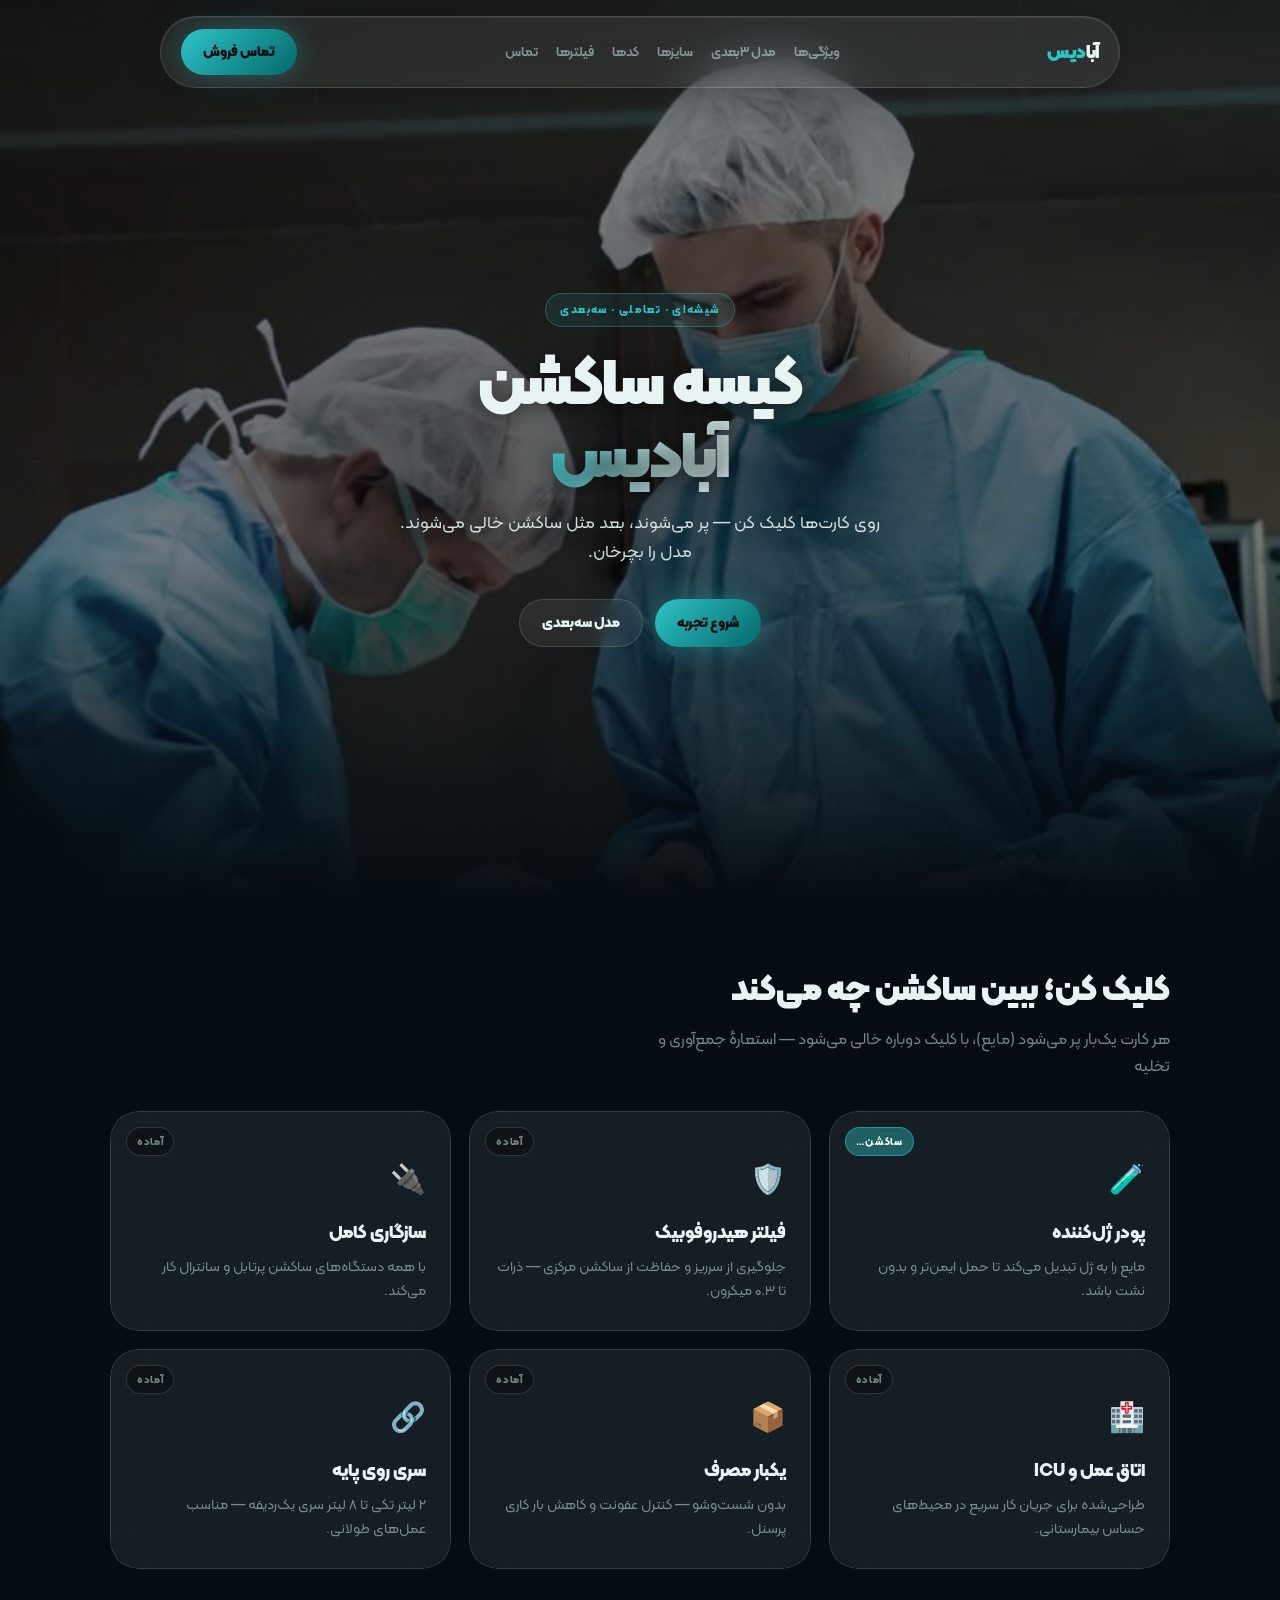
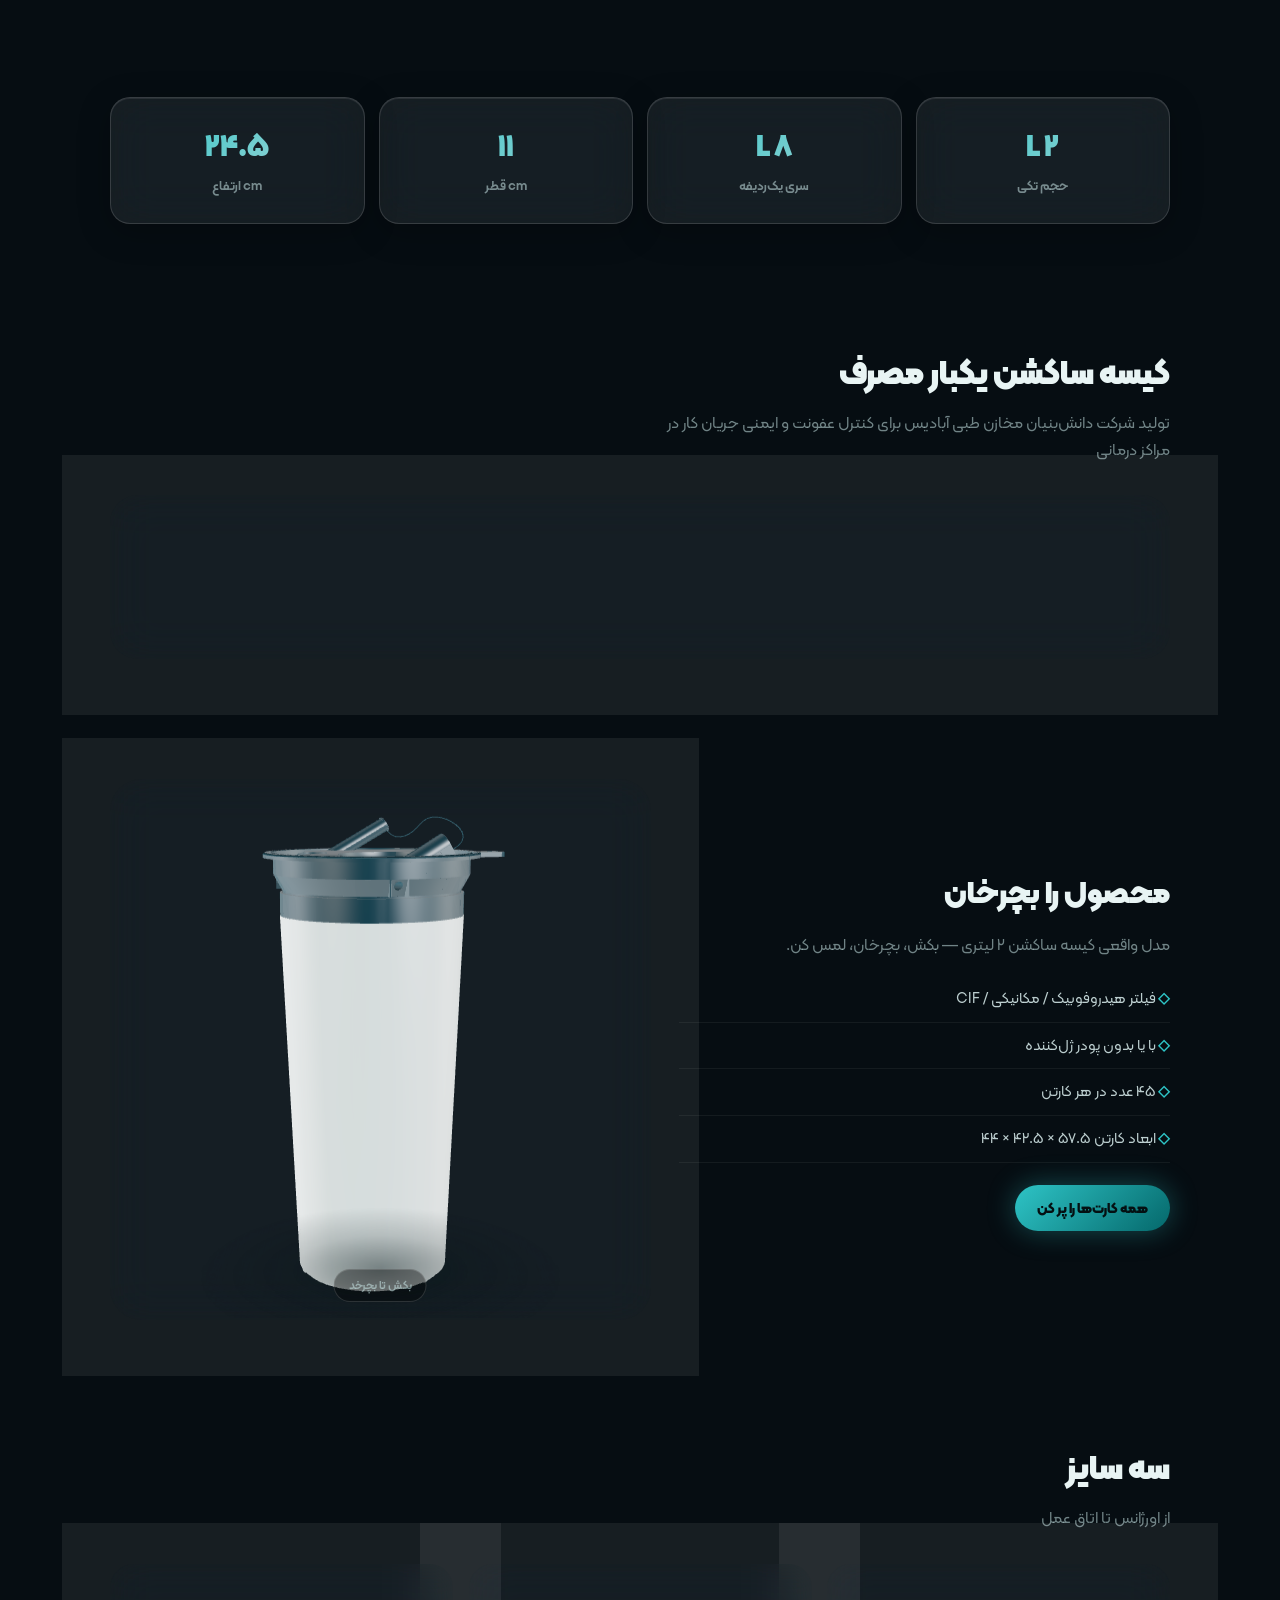
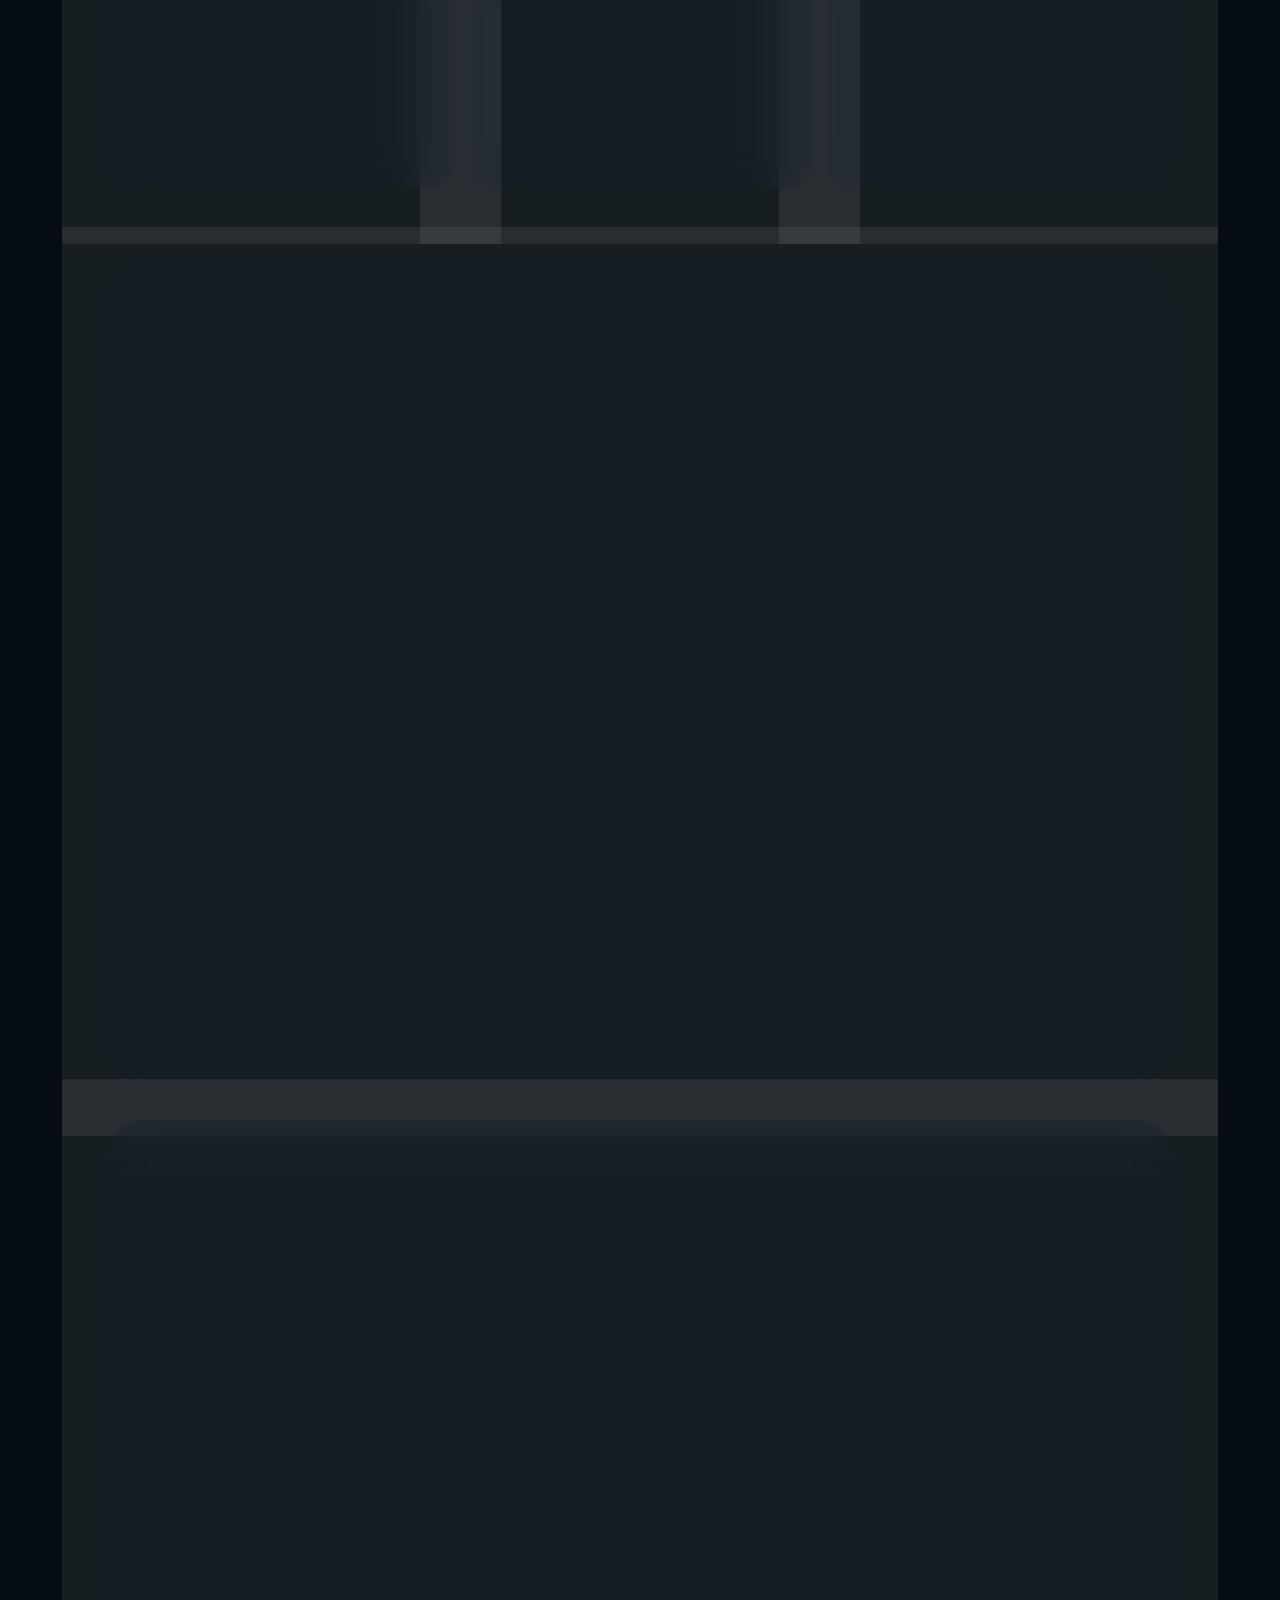
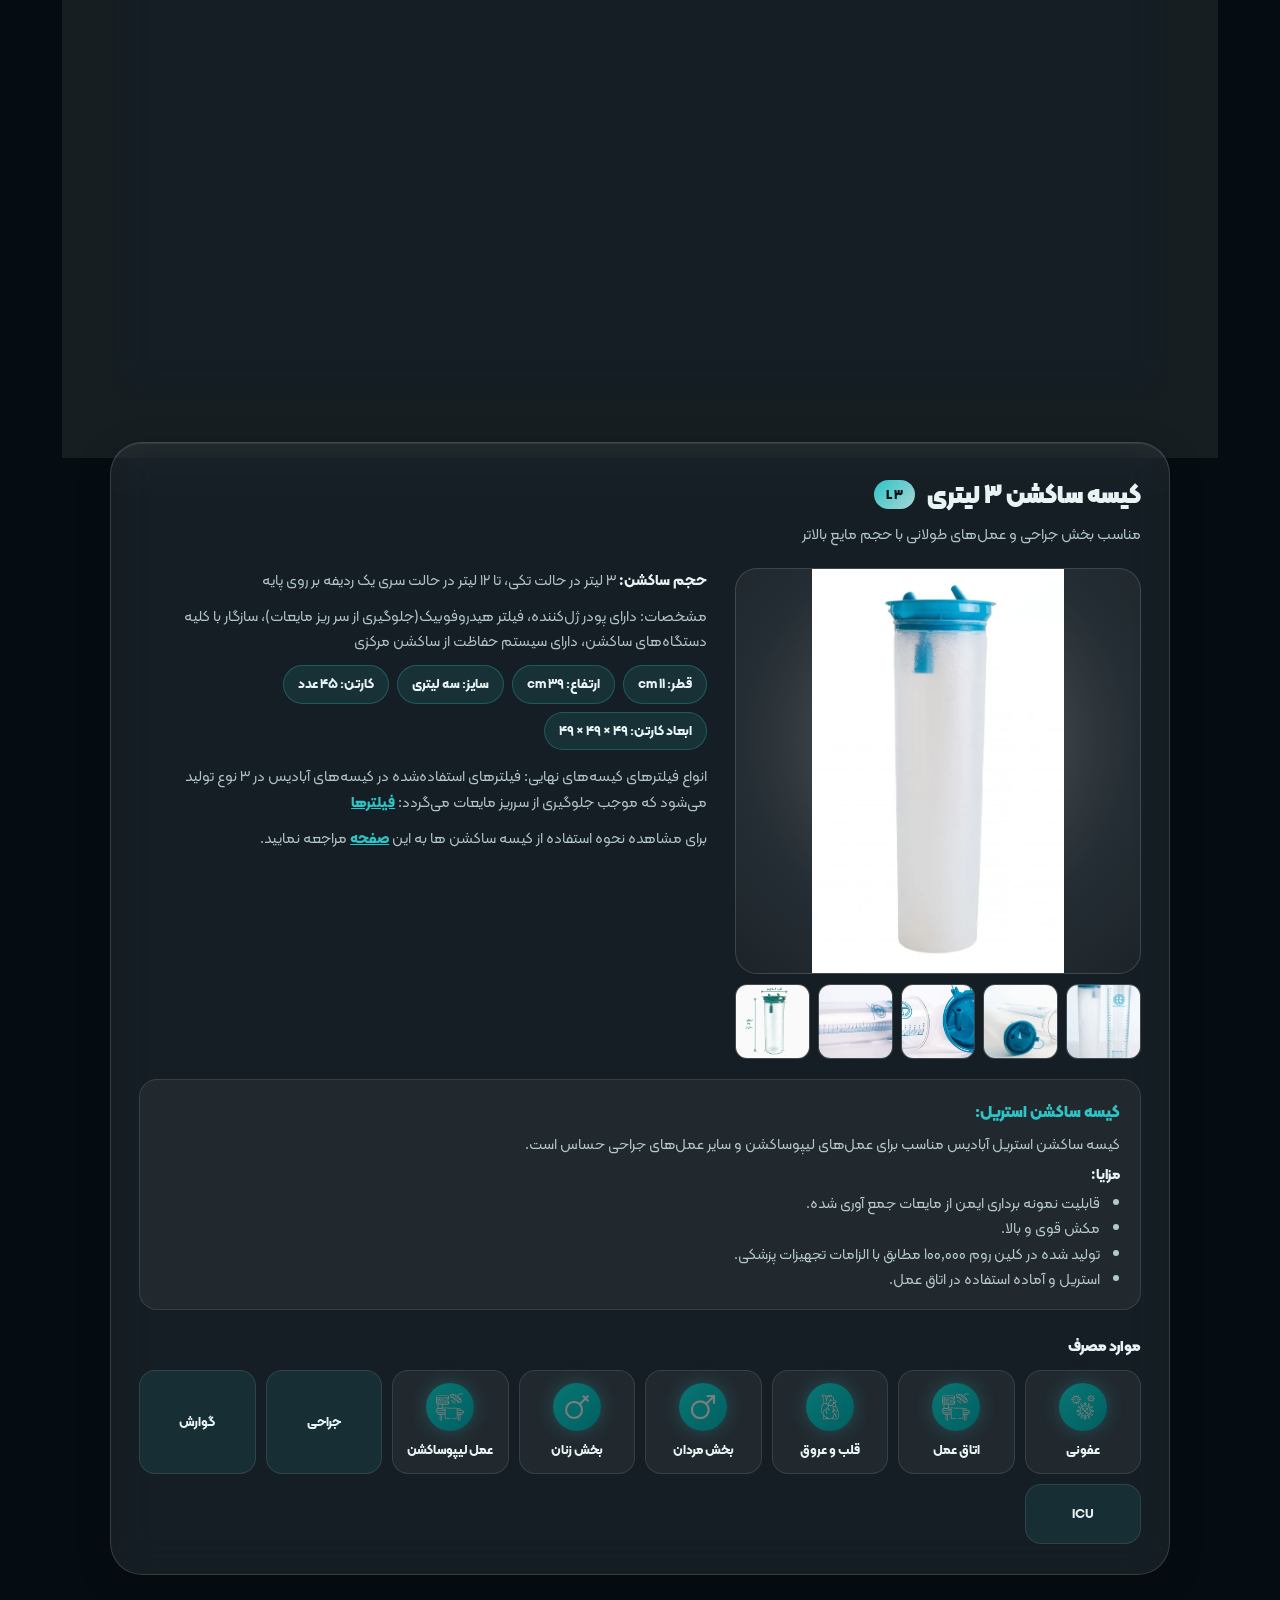
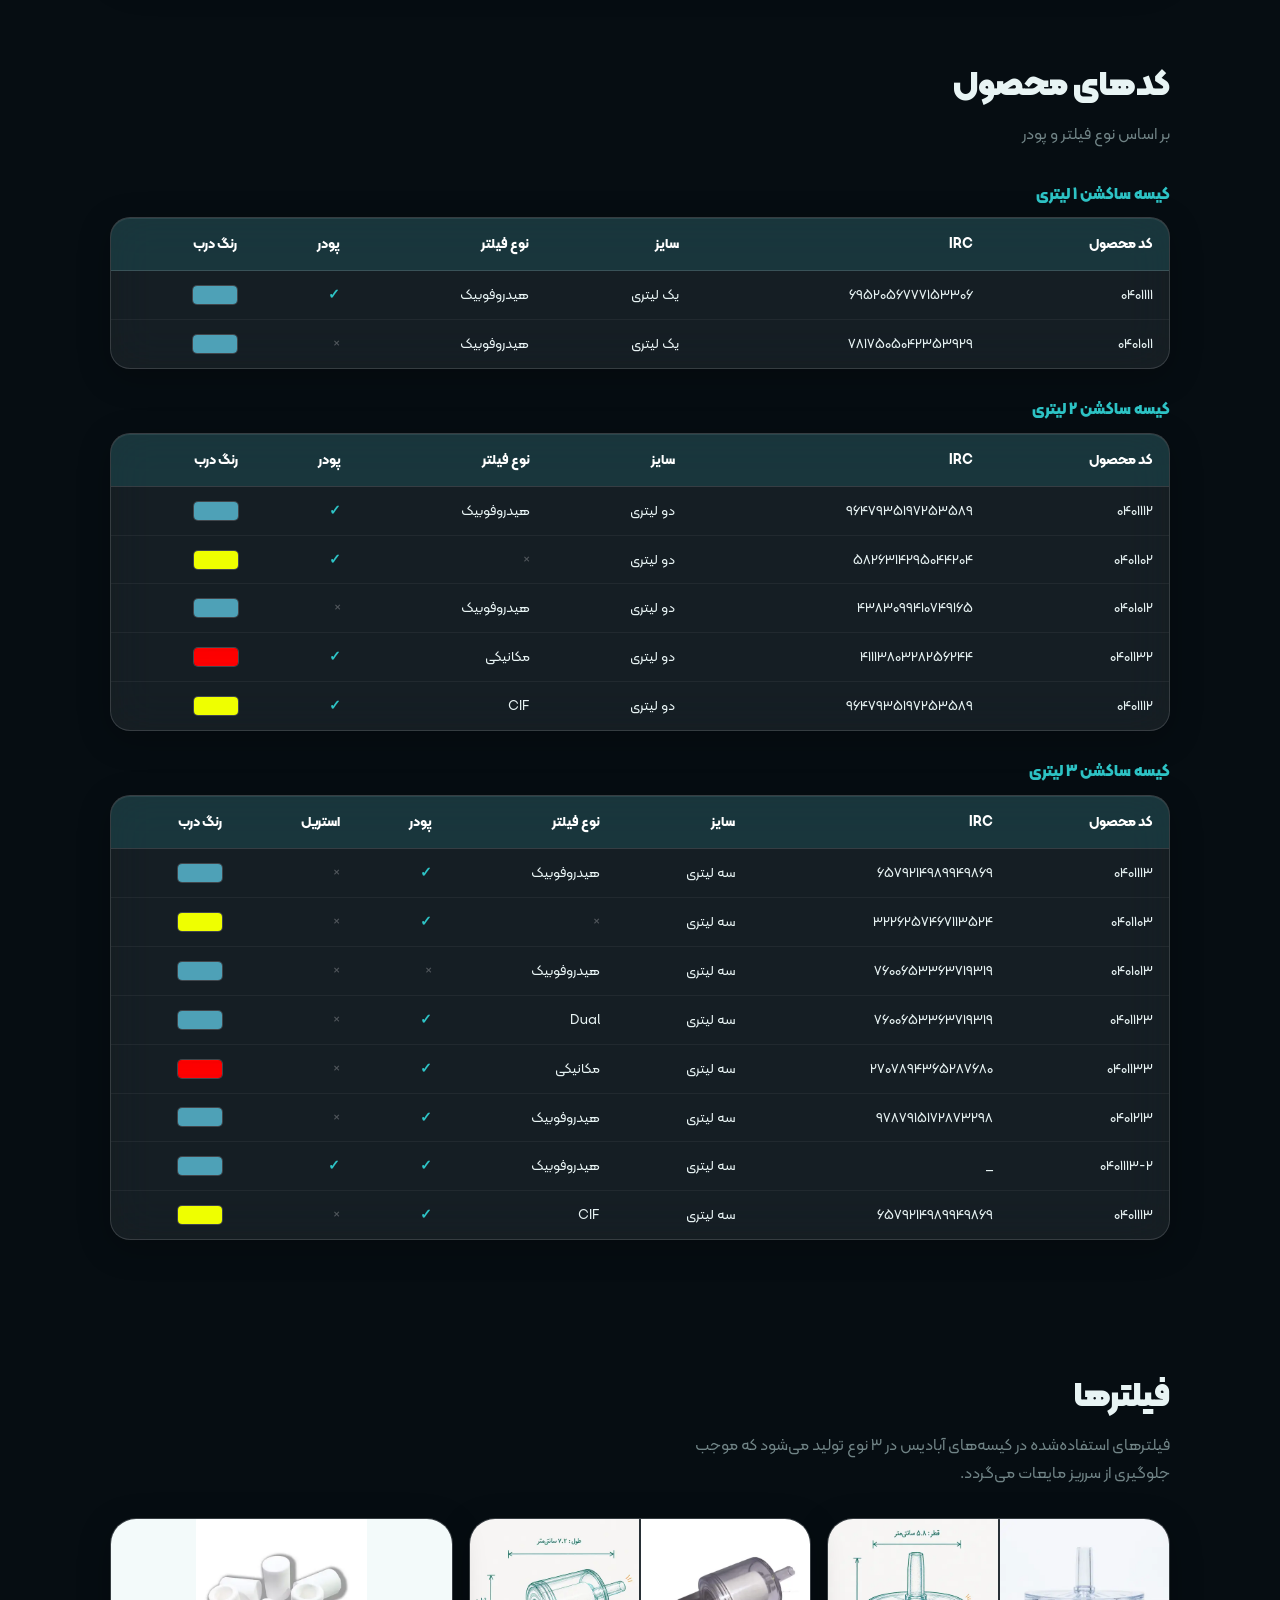
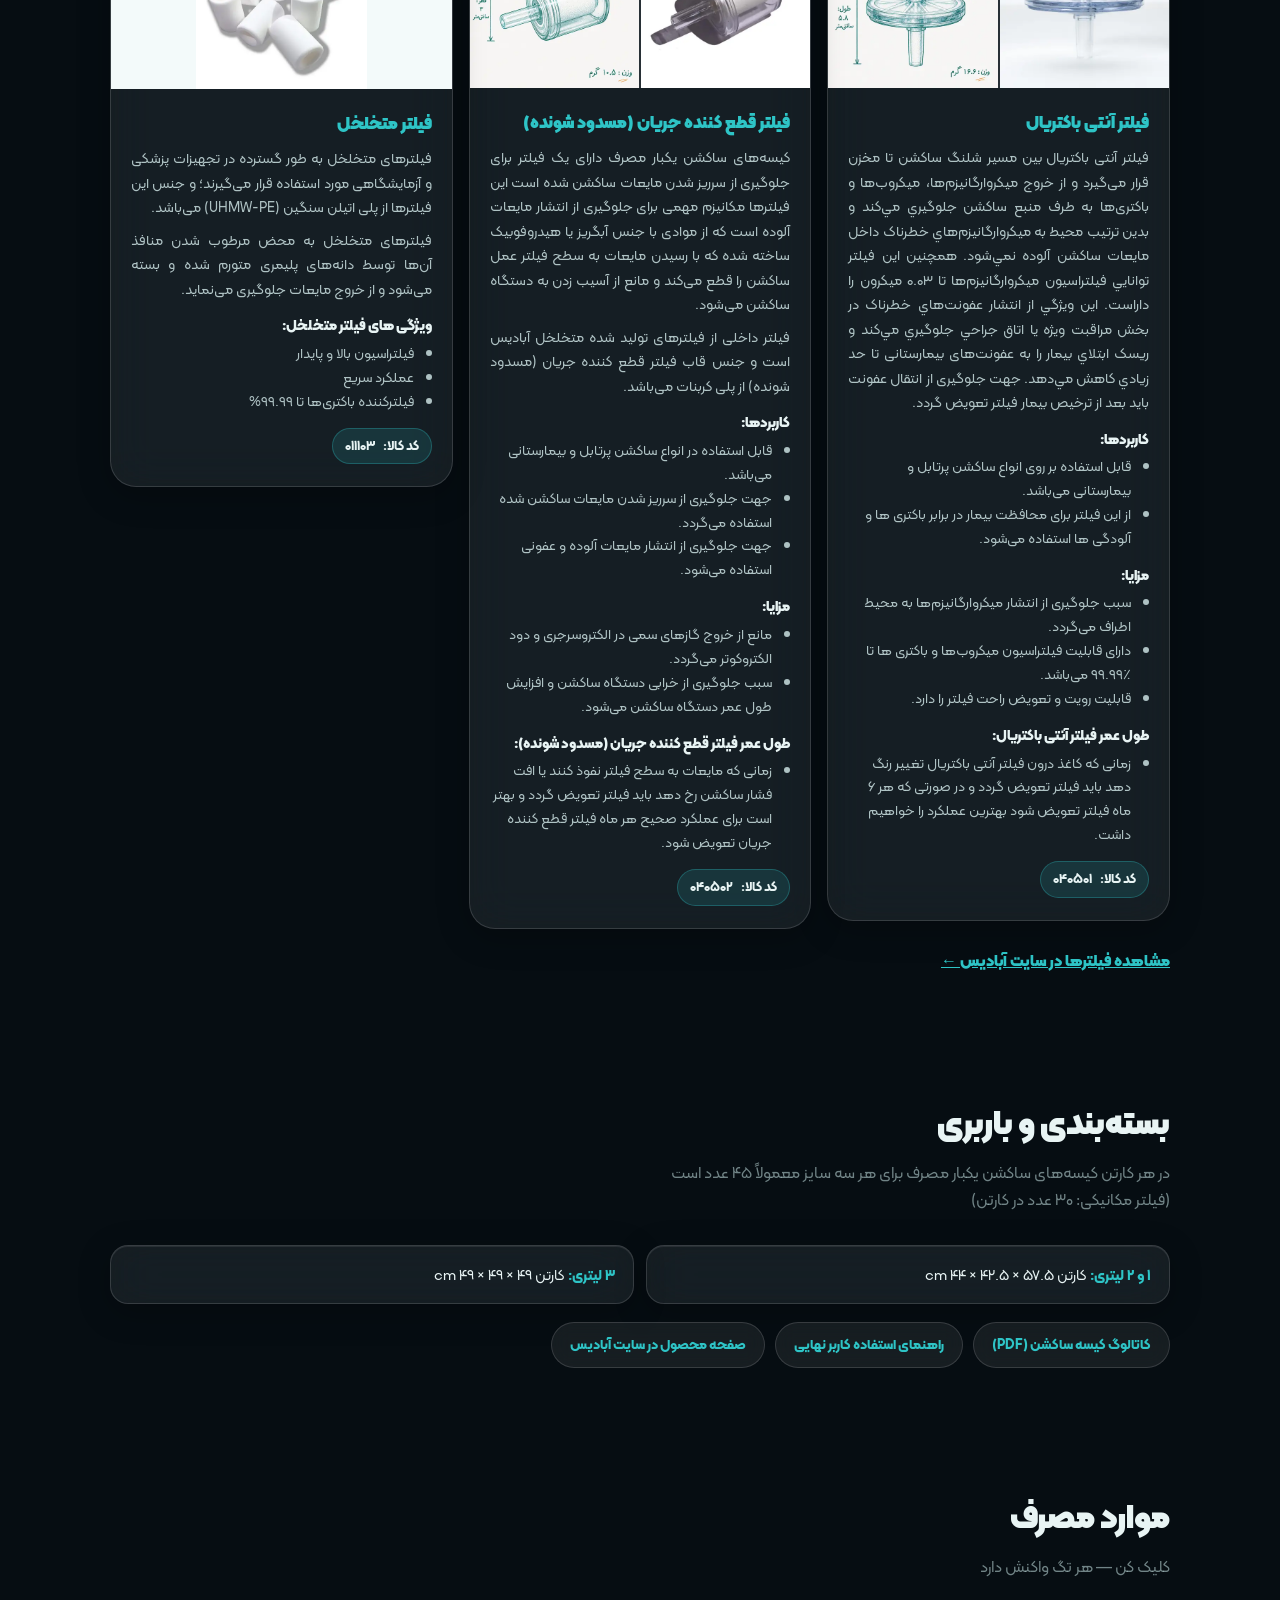
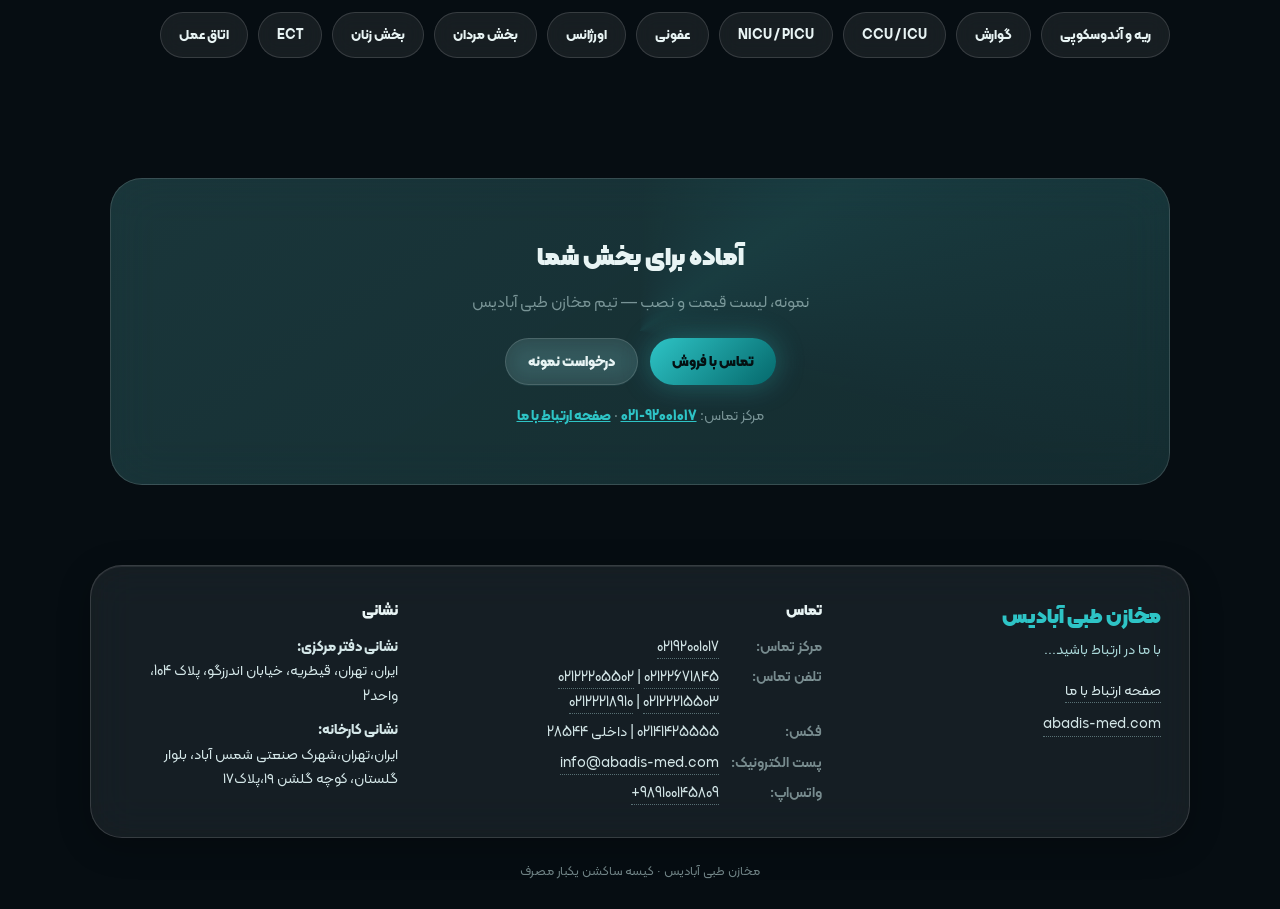
<file: glass/index.html>
<!DOCTYPE html>
<html lang="fa" dir="rtl">
<head>
<meta charset="UTF-8" />
<meta name="viewport" content="width=device-width, initial-scale=1" />
<title>کیسه ساکشن آبادیس — مخازن طبی آبادیس</title>
<meta name="description" content="کیسه ساکشن یکبار مصرف آبادیس در حجم‌های ۱، ۲ و ۳ لیتری؛ دارای پودر ژل‌کننده، فیلتر هیدروفوبیک و سیستم حفاظت از ساکشن مرکزی، سازگار با کلیه دستگاه‌های ساکشن." />
<meta name="theme-color" content="#060d12" />
<link rel="canonical" href="https://siaamak-ghodsi.github.io/abadis-scroll-scrub-demo/glass/" />
<link rel="icon" href="./favicon.ico" sizes="any" />
<link rel="icon" type="image/png" sizes="32x32" href="./img/favicon-32.png" />
<link rel="apple-touch-icon" href="./img/apple-touch-icon.png" />
<meta property="og:type" content="website" />
<meta property="og:locale" content="fa_IR" />
<meta property="og:site_name" content="مخازن طبی آبادیس" />
<meta property="og:title" content="کیسه ساکشن یکبار مصرف آبادیس" />
<meta property="og:description" content="یک، دو و سه لیتری — با پودر ژل‌کننده، فیلتر هیدروفوبیک و سازگاری کامل با دستگاه‌های ساکشن بیمارستانی" />
<meta property="og:url" content="https://siaamak-ghodsi.github.io/abadis-scroll-scrub-demo/glass/" />
<meta property="og:image" content="https://siaamak-ghodsi.github.io/abadis-scroll-scrub-demo/glass/img/og-image.jpg" />
<meta property="og:image:width" content="1200" />
<meta property="og:image:height" content="630" />
<meta name="twitter:card" content="summary_large_image" />
<meta name="twitter:title" content="کیسه ساکشن یکبار مصرف آبادیس" />
<meta name="twitter:description" content="یک، دو و سه لیتری — با پودر ژل‌کننده، فیلتر هیدروفوبیک و سازگاری کامل با دستگاه‌های ساکشن بیمارستانی" />
<meta name="twitter:image" content="https://siaamak-ghodsi.github.io/abadis-scroll-scrub-demo/glass/img/og-image.jpg" />
<link rel="preload" href="./fonts/kalameh/KalamehWeb-FaNum-Regular.woff2" as="font" type="font/woff2" crossorigin />
<link rel="preload" href="./fonts/kalameh/KalamehWeb-FaNum-Black.woff2" as="font" type="font/woff2" crossorigin />
<link rel="preload" href="./media/hero-poster.jpg?v=7584601" as="image" />
<script type="importmap">
{"imports":{"three":"./vendor/three/build/three.module.js","three/addons/":"./vendor/three/examples/jsm/"}}
</script>
<style>
@font-face{font-family:"Kalameh";src:url("./fonts/kalameh/KalamehWeb-FaNum-Regular.woff2") format("woff2");font-weight:400;font-display:swap}
@font-face{font-family:"Kalameh";src:url("./fonts/kalameh/KalamehWeb-FaNum-Medium.woff2") format("woff2");font-weight:500;font-display:swap}
@font-face{font-family:"Kalameh";src:url("./fonts/kalameh/KalamehWeb-FaNum-SemiBold.woff2") format("woff2");font-weight:600;font-display:swap}
@font-face{font-family:"Kalameh";src:url("./fonts/kalameh/KalamehWeb-FaNum-Bold.woff2") format("woff2");font-weight:700;font-display:swap}
@font-face{font-family:"Kalameh";src:url("./fonts/kalameh/KalamehWeb-FaNum-ExtraBold.woff2") format("woff2");font-weight:800;font-display:swap}
@font-face{font-family:"Kalameh";src:url("./fonts/kalameh/KalamehWeb-FaNum-Black.woff2") format("woff2");font-weight:900;font-display:swap}

:root{
  --bg:#060d12;
  --glass:rgba(255,255,255,0.07);
  --glass-border:rgba(255,255,255,0.14);
  --glass-strong:rgba(255,255,255,0.12);
  --teal:#2ec4c6;
  --teal-deep:#05686b;
  --blood:#0e7475;
  --blood-dark:#015F61;
  --plasma:#e8f3f3;
  --ink:#e8f4f4;
  --muted:rgba(200,230,230,0.55);
  --font:"Kalameh",Tahoma,sans-serif;
  --ease:cubic-bezier(.16,1,.3,1);
  --spring:cubic-bezier(.34,1.4,.64,1);
}
*{box-sizing:border-box;margin:0;padding:0}
html{scroll-behavior:smooth}
body{
  font-family:var(--font);color:var(--ink);line-height:1.7;
  background:var(--bg);overflow-x:hidden;
  min-height:100vh;
}

/* ambient mesh */
.mesh{
  position:fixed;inset:0;z-index:0;pointer-events:none;
  background:
    radial-gradient(ellipse 80% 50% at 20% 20%, rgba(46,196,198,0.18), transparent 50%),
    radial-gradient(ellipse 60% 40% at 80% 70%, rgba(14,116,117,0.16), transparent 45%),
    radial-gradient(ellipse 50% 50% at 50% 100%, rgba(5,104,107,0.2), transparent 40%),
    var(--bg);
}

/* glass utility */
.glass{
  background:var(--glass);
  border:1px solid var(--glass-border);
  backdrop-filter:blur(22px) saturate(1.4);
  -webkit-backdrop-filter:blur(22px) saturate(1.4);
  box-shadow:
    0 8px 32px rgba(0,0,0,0.25),
    inset 0 1px 0 rgba(255,255,255,0.08);
}

/* header */
.header{
  position:fixed;top:16px;left:50%;transform:translateX(-50%);
  z-index:100;width:min(960px,calc(100% - 24px));
  display:flex;align-items:center;justify-content:space-between;
  padding:12px 20px;border-radius:999px;
  transition:background .35s, box-shadow .35s;
}
.header.scrolled{
  background:rgba(6,13,18,0.75);
  box-shadow:0 12px 40px rgba(0,0,0,0.4);
}
.logo{font-weight:900;font-size:1.15rem;letter-spacing:-0.02em;color:var(--ink);text-decoration:none}
.logo span{color:var(--teal)}
.nav{display:flex;gap:18px}
.nav a{
  color:var(--muted);text-decoration:none;font-size:0.84rem;font-weight:600;
  transition:color .25s;
}
.nav a:hover{color:var(--teal)}
.btn{
  text-decoration:none;
  display:inline-flex;align-items:center;justify-content:center;
  padding:11px 22px;border-radius:999px;border:none;cursor:pointer;
  font-family:inherit;font-weight:800;font-size:0.88rem;
  transition:transform .3s var(--spring), box-shadow .3s, background .25s;
}
.btn-primary{
  background:linear-gradient(135deg,var(--teal),var(--teal-deep));
  color:#041012;box-shadow:0 0 28px rgba(46,196,198,0.35);
}
.btn-primary:hover{transform:translateY(-2px) scale(1.04);box-shadow:0 0 40px rgba(46,196,198,0.55)}
.btn-ghost{
  background:var(--glass);color:var(--ink);border:1px solid var(--glass-border);
  backdrop-filter:blur(12px);
}
.btn-ghost:hover{background:var(--glass-strong);transform:translateY(-2px)}
@media(max-width:900px){.nav{display:none}}
@media(max-width:700px){.header{padding:10px 14px}}

/* hero */
.hero{
  position:relative;z-index:1;
  min-height:100vh;display:flex;align-items:center;justify-content:center;
  padding:120px 20px 80px;text-align:center;
}
.hero-video{
  position:absolute;inset:0;z-index:0;overflow:hidden;
}
.hero-video video{
  width:100%;height:100%;object-fit:cover;display:block;
  filter:saturate(0.9) brightness(0.68) contrast(1.04);
}
.hero-veil{
  position:absolute;inset:0;z-index:1;
  background:
    radial-gradient(ellipse 46% 34% at 50% 52%,rgba(6,13,18,0.5),rgba(6,13,18,0.18) 70%,transparent 100%),
    linear-gradient(180deg,rgba(6,13,18,0.42) 0%,rgba(6,13,18,0.06) 26%,rgba(6,13,18,0.06) 62%,rgba(6,13,18,0.7) 86%,#060d12 100%);
}
@media(max-width:700px){
  .hero-veil{background:
    radial-gradient(ellipse 80% 34% at 50% 52%,rgba(6,13,18,0.52),rgba(6,13,18,0.2) 70%,transparent 100%),
    linear-gradient(180deg,rgba(6,13,18,0.42) 0%,rgba(6,13,18,0.08) 26%,rgba(6,13,18,0.08) 62%,rgba(6,13,18,0.7) 86%,#060d12 100%)}
}
.hero-inner{position:relative;z-index:2;max-width:720px}
.hero-inner .chip{
  display:inline-block;padding:6px 14px;border-radius:999px;
  font-size:0.72rem;font-weight:700;letter-spacing:0.12em;
  color:var(--teal);border:1px solid rgba(46,196,198,0.35);
  background:rgba(46,196,198,0.1);margin-bottom:18px;
  animation:floatY 4s ease-in-out infinite;
}
.hero-inner h1{
  font-size:clamp(2.4rem,6vw,4rem);font-weight:900;line-height:1.15;
  margin-bottom:16px;letter-spacing:-0.03em;
}
.hero-inner h1 .grad{
  background:linear-gradient(105deg,#2ec4c6,#a8d5d6,#e8f3f3);
  -webkit-background-clip:text;background-clip:text;color:transparent;
}
.hero-inner h1,.hero-inner p{text-shadow:0 2px 22px rgba(0,0,0,0.55)}
.hero-inner p{color:rgba(232,244,244,0.9);font-size:1.08rem;margin-bottom:32px;max-width:480px;margin-inline:auto}
.hero-actions{display:flex;gap:12px;justify-content:center;flex-wrap:wrap}
@keyframes floatY{0%,100%{transform:translateY(0)}50%{transform:translateY(-6px)}}

/* section shell */
.page{position:relative;z-index:1}
.section{max-width:1100px;margin:0 auto;padding:60px 20px}

.section-title{
  font-size:clamp(1.5rem,3vw,2.1rem);font-weight:900;margin-bottom:8px;
}
.section-sub{color:var(--muted);margin-bottom:32px;max-width:520px}

/* ——— BLOOD / SUCTION CARDS ——— */
.blood-grid{
  display:grid;grid-template-columns:repeat(3,1fr);gap:18px;
}
@media(max-width:800px){.blood-grid{grid-template-columns:1fr}}

.blood-card{
  position:relative;
  border-radius:28px;
  overflow:hidden;
  min-height:220px;
  cursor:pointer;
  isolation:isolate;
  transition:transform .45s var(--spring), box-shadow .35s;
}
.blood-card:hover{
  transform:translateY(-10px) scale(1.02);
  box-shadow:0 24px 60px rgba(5,104,107,0.3), 0 0 0 1px rgba(46,196,198,0.2);
}

/* glass face */
.blood-card .face{
  position:relative;z-index:2;
  padding:28px 24px;
  height:100%;
  display:flex;flex-direction:column;justify-content:flex-end;
  background:var(--glass);
  border:1px solid var(--glass-border);
  border-radius:28px;
  backdrop-filter:blur(18px) saturate(1.3);
  -webkit-backdrop-filter:blur(18px) saturate(1.3);
  transition:background .4s, border-color .4s;
}
.blood-card:hover .face{
  background:rgba(255,255,255,0.1);
  border-color:rgba(46,196,198,0.35);
}

/* liquid layer — "blood" fills from bottom */
.blood-card .liquid{
  position:absolute;left:0;right:0;bottom:0;
  height:0%;
  z-index:1;
  background:
    linear-gradient(180deg,
      rgba(232,243,243,0.55) 0%,
      rgba(8,118,115,0.85) 40%,
      rgba(1,95,97,0.95) 100%);
  transition:height 1.1s var(--ease);
  border-radius:0 0 28px 28px;
  overflow:hidden;
}
/* wave on top of liquid */
.blood-card .liquid::before{
  content:"";
  position:absolute;top:-12px;left:-10%;right:-10%;
  height:24px;
  background:rgba(232,243,243,0.45);
  border-radius:50%;
  animation:wave 2.4s ease-in-out infinite;
}
.blood-card .liquid::after{
  content:"";
  position:absolute;inset:0;
  background:repeating-linear-gradient(
    -45deg,
    transparent,
    transparent 8px,
    rgba(255,255,255,0.04) 8px,
    rgba(255,255,255,0.04) 16px
  );
  animation:flow 8s linear infinite;
}
@keyframes wave{
  0%,100%{transform:translateY(0) scaleX(1.05)}
  50%{transform:translateY(4px) scaleX(0.95)}
}
@keyframes flow{
  0%{background-position:0 0}
  100%{background-position:60px 60px}
}

/* fill states */
.blood-card.filling .liquid{height:100%;border-radius:28px}
.blood-card.filled .liquid{height:100%;border-radius:28px}
.blood-card.suctioning .liquid{
  height:0%;
  transition:height 1.4s cubic-bezier(.4,0,.2,1);
}
.blood-card.suctioning .liquid::before{opacity:0;transition:opacity .3s}

/* suction vortex indicator */
.blood-card .suction-ring{
  position:absolute;top:50%;left:50%;
  width:0;height:0;
  border:2px solid rgba(46,196,198,0);
  border-radius:50%;
  transform:translate(-50%,-50%);
  z-index:3;pointer-events:none;
  opacity:0;
}
.blood-card.suctioning .suction-ring{
  animation:vortex 1.4s var(--ease) forwards;
}
@keyframes vortex{
  0%{width:0;height:0;opacity:0;border-color:rgba(46,196,198,0)}
  30%{opacity:1;border-color:rgba(46,196,198,0.8)}
  100%{width:180%;height:180%;opacity:0;border-color:rgba(46,196,198,0)}
}

.blood-card .icon{
  font-size:1.8rem;margin-bottom:12px;
  transition:transform .4s var(--spring);
}
.blood-card:hover .icon{transform:scale(1.15) rotate(-8deg)}
.blood-card h3{font-size:1.15rem;font-weight:800;margin-bottom:6px}
.blood-card p{font-size:0.9rem;color:var(--muted);transition:color .3s}
.blood-card.filled p,.blood-card.filling p{color:rgba(255,255,255,0.9)}
.blood-card .card-status{
  position:absolute;top:16px;left:16px;z-index:4;
  font-size:0.68rem;font-weight:700;letter-spacing:0.06em;
  padding:4px 10px;border-radius:999px;
  background:rgba(0,0,0,0.35);color:var(--muted);
  border:1px solid var(--glass-border);
  transition:background .3s,color .3s;
}
.blood-card.filled .card-status,
.blood-card.filling .card-status{background:rgba(6,97,99,0.65);color:#fff;border-color:rgba(232,243,243,0.4)}
.blood-card.suctioning .card-status{background:rgba(46,196,198,0.4);color:#fff;border-color:rgba(46,196,198,0.5)}

/* color variants for different cards */
.blood-card[data-tint="teal"] .liquid{
  background:linear-gradient(180deg,rgba(94,224,226,0.5),rgba(46,196,198,0.85),rgba(5,104,107,0.95));
}
.blood-card[data-tint="teal"] .liquid::before{background:rgba(94,224,226,0.5)}
.blood-card[data-tint="violet"] .liquid{
  background:linear-gradient(180deg,rgba(180,140,255,0.5),rgba(110,70,200,0.85),rgba(60,30,120,0.95));
}
.blood-card[data-tint="violet"] .liquid::before{background:rgba(180,140,255,0.5)}
.blood-card[data-tint="amber"] .liquid{
  background:linear-gradient(180deg,rgba(243,250,250,0.5),rgba(14,116,117,0.85),rgba(6,97,99,0.95));
}
.blood-card[data-tint="amber"] .liquid::before{background:rgba(243,250,250,0.5)}

/* stats glass pills */
.stats{
  display:grid;grid-template-columns:repeat(4,1fr);gap:14px;margin-top:8px;
}
@media(max-width:600px){.stats{grid-template-columns:1fr 1fr}}
.stat{
  border-radius:20px;padding:24px 16px;text-align:center;
  transition:transform .35s var(--spring), border-color .3s;
  position:relative;overflow:hidden;
}
.stat:hover{transform:translateY(-6px) scale(1.03);border-color:rgba(46,196,198,0.4)}
.stat strong{
  display:block;font-size:1.8rem;font-weight:900;
  background:linear-gradient(135deg,#2ec4c6,#a8d5d6);
  -webkit-background-clip:text;background-clip:text;color:transparent;
}
.stat span{font-size:0.82rem;color:var(--muted);font-weight:600}
.stat .ripple{
  position:absolute;inset:0;pointer-events:none;
  background:radial-gradient(circle at var(--rx,50%) var(--ry,50%),rgba(46,196,198,0.25),transparent 60%);
  opacity:0;transition:opacity .4s;
}
.stat:hover .ripple{opacity:1}

/* 3D viewer glass panel */
.viewer-section{
  display:grid;grid-template-columns:1fr 1.1fr;gap:28px;align-items:center;
}
@media(max-width:800px){.viewer-section{grid-template-columns:1fr}}
.viewer-copy h2{font-size:clamp(1.4rem,3vw,1.9rem);font-weight:900;margin-bottom:12px}
.viewer-copy p{color:var(--muted);margin-bottom:18px}
.viewer-copy ul{list-style:none;margin-bottom:22px}
.viewer-copy li{
  padding:10px 0;border-bottom:1px solid rgba(255,255,255,0.06);
  font-size:0.94rem;color:rgba(220,240,240,0.85);
}
.viewer-copy li::before{content:"◇ ";color:var(--teal);font-weight:800}

.viewer-box{
  border-radius:32px;aspect-ratio:1;min-height:300px;
  position:relative;overflow:hidden;
}
.viewer-box canvas{width:100%!important;height:100%!important;display:block;touch-action:none;cursor:grab}
.viewer-box canvas:active{cursor:grabbing}
.viewer-hint{
  position:absolute;bottom:16px;left:50%;transform:translateX(-50%);
  font-size:0.72rem;font-weight:600;color:var(--muted);
  pointer-events:none;z-index:2;
  padding:6px 14px;border-radius:999px;
  background:rgba(0,0,0,0.35);border:1px solid var(--glass-border);
}
.viewer-loading{
  position:absolute;inset:0;display:flex;align-items:center;justify-content:center;
  color:var(--muted);font-weight:600;z-index:1;
}
.viewer-loading.hide{opacity:0;pointer-events:none;transition:opacity .4s}

/* code table glass */
.table-wrap{
  border-radius:20px;overflow:hidden;overflow-x:auto;
}
table{width:100%;border-collapse:collapse;font-size:0.88rem;min-width:540px}
th{
  background:rgba(46,196,198,0.15);color:#fff;
  padding:14px 16px;text-align:right;font-weight:700;
  border-bottom:1px solid var(--glass-border);
}
td{padding:12px 16px;border-bottom:1px solid rgba(255,255,255,0.05)}
tr:last-child td{border-bottom:none}
tbody tr{transition:background .25s}
tbody tr:hover{background:rgba(46,196,198,0.08)}
.yes{color:var(--teal);font-weight:900}
.no{color:rgba(255,255,255,0.25)}

/* tags */
.tags{display:flex;flex-wrap:wrap;gap:10px}
.tag{
  padding:10px 18px;border-radius:999px;font-weight:700;font-size:0.86rem;
  background:var(--glass);border:1px solid var(--glass-border);
  color:var(--ink);cursor:pointer;
  transition:transform .3s var(--spring), background .25s, border-color .25s, color .25s;
  backdrop-filter:blur(10px);
}
.tag:hover{
  transform:translateY(-4px) scale(1.05);
  background:rgba(46,196,198,0.2);
  border-color:var(--teal);color:#fff;
}
.tag:active{transform:scale(0.96)}

/* morphing size cards */
.size-row{
  display:grid;grid-template-columns:repeat(3,1fr);gap:16px;
}
@media(max-width:700px){.size-row{grid-template-columns:1fr}}
.size-card{
  border-radius:24px;padding:28px 22px;
  transition:transform .4s var(--spring), border-color .3s;
  position:relative;overflow:hidden;
}
.size-card:hover{
  transform:translateY(-8px);
  border-color:rgba(46,196,198,0.45);
}
.size-card::before{
  content:"";position:absolute;top:-40%;right:-30%;
  width:120px;height:120px;border-radius:50%;
  background:radial-gradient(circle,rgba(46,196,198,0.2),transparent 70%);
  transition:transform .5s var(--ease);
}
.size-card:hover::before{transform:scale(1.8)}
.size-card .vol{
  font-size:2.4rem;font-weight:900;line-height:1;
  background:linear-gradient(135deg,var(--c1,#2ec4c6),var(--c2,#a8d5d6));
  -webkit-background-clip:text;background-clip:text;color:transparent;
  margin-bottom:6px;
}
.size-card h3{font-size:1.05rem;font-weight:800;margin-bottom:8px}
.size-card p{font-size:0.88rem;color:var(--muted)}
.size-card[data-c="1"]{--c1:#2ec4c6;--c2:#7ee8ea}
.size-card[data-c="2"]{--c1:#f3fafa;--c2:#8fd3d4}
.size-card[data-c="3"]{--c1:#b48cff;--c2:#6e46c8}

/* CTA */
.cta{
  border-radius:32px;padding:56px 32px;text-align:center;
  background:
    linear-gradient(145deg,rgba(46,196,198,0.15),rgba(5,104,107,0.18)),
    var(--glass);
  border:1px solid var(--glass-border);
  backdrop-filter:blur(24px);
  position:relative;overflow:hidden;
}
.cta::before{
  content:"";position:absolute;width:200%;height:200%;
  top:-50%;left:-50%;
  background:conic-gradient(from 0deg,transparent,rgba(46,196,198,0.08),transparent 30%);
  animation:spin 12s linear infinite;
}
@keyframes spin{to{transform:rotate(360deg)}}
.cta h2{position:relative;z-index:1;font-size:1.6rem;font-weight:900;margin-bottom:10px}
.cta p{position:relative;z-index:1;color:var(--muted);margin-bottom:22px}
.cta .btn{position:relative;z-index:1}

footer{
  text-align:center;padding:32px 20px;color:var(--muted);font-size:0.8rem;
  position:relative;z-index:1;
}

/* cursor glow on interactive */
.cursor-glow{
  position:fixed;width:280px;height:280px;border-radius:50%;
  background:radial-gradient(circle,rgba(46,196,198,0.08),transparent 70%);
  pointer-events:none;z-index:0;transform:translate(-50%,-50%);
  transition:opacity .3s;opacity:0;
}
body:hover .cursor-glow{opacity:1}

/* ===== additions: product info in the glass style ===== */
.glass-soft{background:rgba(255,255,255,0.05);border:1px solid rgba(255,255,255,0.1);border-radius:18px}
.page a:not(.btn):not(.tag):not(.gal-main):not([data-gallery]){color:var(--teal)}
.intro-text{border-radius:28px;padding:28px 26px}
.intro-text p{color:rgba(214,236,236,0.82);margin-bottom:12px}
.intro-text p:last-child{margin-bottom:0}

/* 3D viewer (trackball, from the product page) */
.viewer-box{
  user-select:none;-webkit-user-select:none;-webkit-tap-highlight-color:transparent;
  background:radial-gradient(circle at 50% 46%,rgba(232,243,243,0.16),rgba(46,196,198,0.05) 48%,transparent 72%),var(--glass);
}
.viewer-box canvas{touch-action:pan-y;outline:none}
.viewer-box .pv-canvas{position:relative;z-index:1;opacity:0;transition:opacity .5s ease}
.viewer-box.pv-ready .pv-canvas{opacity:1}
.pv-grab{position:absolute;z-index:2;touch-action:none;cursor:grab}
.viewer-box.pv-grabbing,.viewer-box.pv-grabbing .pv-grab,.viewer-box.pv-grabbing canvas{cursor:grabbing}
.pv-fallback{position:absolute;inset:0;width:100%;height:100%;object-fit:contain;display:none;padding:6%}
.viewer-box.pv-failed .pv-fallback{display:block}
.viewer-box.pv-failed .pv-canvas,.viewer-box.pv-failed .pv-hint,.viewer-box.pv-failed .pv-grab{display:none}
.viewer-hint{z-index:3;transition:opacity .6s ease}
.pv-hint--gone{opacity:0}

/* size cards → details */
.size-more{position:relative;display:inline-block;margin-top:14px;font-size:0.84rem;font-weight:700;text-decoration:none}
.size-more:hover{text-decoration:underline}

/* size detail blocks */
.size-detail{padding-top:20px;padding-bottom:20px}
.size-block{border-radius:32px;padding:30px 28px}
@media(max-width:600px){.size-block{padding:22px 16px;border-radius:24px}}
.size-block h3{font-size:clamp(1.25rem,2.6vw,1.6rem);font-weight:900;margin-bottom:6px;display:flex;align-items:center;gap:12px;flex-wrap:wrap}
.size-block h3 .badge{font-size:0.8rem;font-weight:800;padding:4px 12px;border-radius:999px;color:#041012;background:linear-gradient(135deg,var(--teal),#a8d5d6)}
.size-block .meta{color:rgba(214,236,236,0.8);font-size:0.95rem;margin-bottom:20px}
.size-grid{display:grid;grid-template-columns:minmax(0,5fr) minmax(0,7fr);gap:28px;align-items:start}
@media(max-width:800px){.size-grid{grid-template-columns:1fr;gap:18px}}
.size-media{display:flex;flex-direction:column;gap:10px}
.gal-main{display:block;border-radius:22px;overflow:hidden;aspect-ratio:1;
  background:radial-gradient(circle at 50% 42%,rgba(243,250,250,0.3),rgba(232,243,243,0.08) 62%,rgba(255,255,255,0.03));
  border:1px solid var(--glass-border)}
.gal-main img{width:100%;height:100%;object-fit:contain;display:block;transition:transform .5s var(--ease)}
.gal-main:hover img{transform:scale(1.04)}
.gal-thumbs{display:grid;grid-template-columns:repeat(5,1fr);gap:8px}
.gal-thumbs a{display:block;aspect-ratio:1;border-radius:12px;overflow:hidden;background:rgba(255,255,255,0.06);border:1px solid var(--glass-border);outline-offset:2px}
.gal-thumbs img{width:100%;height:100%;object-fit:cover;display:block;transition:transform .35s var(--ease)}
.gal-thumbs a:hover img{transform:scale(1.08)}
.size-info .note{color:rgba(214,236,236,0.8);font-size:0.94rem;margin-bottom:10px}
.size-info .note strong{color:var(--ink)}
.size-info a,.sterile a{font-weight:700}
.dims{display:flex;flex-wrap:wrap;gap:8px;margin:4px 0 14px}
.dims span{white-space:nowrap;padding:7px 14px;border-radius:999px;font-size:0.84rem;font-weight:700;
  background:rgba(46,196,198,0.12);border:1px solid rgba(46,196,198,0.28);color:var(--ink)}
.sterile{padding:18px 20px;margin:20px 0 4px}
.sterile h4{font-size:1.02rem;font-weight:800;color:var(--teal);margin-bottom:6px}
.sterile p{color:rgba(214,236,236,0.82);font-size:0.93rem;margin-bottom:4px}
.sterile p strong{color:var(--ink)}
.sterile ul{padding-right:20px;color:rgba(214,236,236,0.82);font-size:0.93rem}
.uses-h{font-size:0.95rem;font-weight:800;margin:24px 0 10px}
.uses{display:grid;grid-template-columns:repeat(auto-fill,minmax(104px,1fr));gap:10px}
.use{background:rgba(255,255,255,0.05);border:1px solid rgba(255,255,255,0.1);border-radius:16px;padding:12px 8px;text-align:center;
  font-size:0.82rem;font-weight:700;color:var(--ink);display:flex;flex-direction:column;align-items:center;gap:8px;justify-content:center;
  transition:transform .3s var(--spring),border-color .3s}
.use:hover{transform:translateY(-4px);border-color:rgba(46,196,198,0.4)}
.use-ic{width:48px;height:48px;border-radius:50%;background:linear-gradient(135deg,#087673,#015F61);display:grid;place-items:center;box-shadow:0 0 18px rgba(46,196,198,0.25)}
.use-ic img{width:30px;height:30px}
.use--text{min-height:60px;background:rgba(46,196,198,0.1)}

/* codes */
.codes-h{font-size:1.02rem;font-weight:800;margin:26px 0 10px;color:var(--teal)}
.codes-h:first-of-type{margin-top:0}
.irc{font-variant-numeric:tabular-nums;text-align:right}
td img.lid{display:block;width:44px;height:18px;border-radius:4px;box-shadow:0 0 0 1px rgba(255,255,255,0.18)}

/* filters */
.filters{display:grid;grid-template-columns:repeat(3,1fr);gap:16px;align-items:start}
@media(max-width:900px){.filters{grid-template-columns:1fr}}
.filter-card{border-radius:26px;overflow:hidden;display:flex;flex-direction:column}
.filter-media{display:grid;grid-template-columns:1fr 1fr;gap:2px;background:rgba(255,255,255,0.08)}
.filter-media.one{grid-template-columns:1fr}
.filter-media a{display:block;aspect-ratio:1;overflow:hidden;background:#f3fafa}
.filter-media.one a{aspect-ratio:2/1}
.filter-media img{width:100%;height:100%;object-fit:cover;display:block;transition:transform .4s var(--ease)}
.filter-media.one img{object-fit:contain}
.filter-media a:hover img{transform:scale(1.05)}
.filter-body{padding:20px 20px 22px}
.filter-body h3{font-size:1.08rem;font-weight:900;color:var(--teal);margin-bottom:8px}
.filter-body p{color:rgba(214,236,236,0.8);font-size:0.9rem;margin-bottom:8px;text-align:justify}
.filter-body h4{font-size:0.9rem;font-weight:800;margin:12px 0 4px}
.filter-body ul{padding-right:18px;color:rgba(214,236,236,0.8);font-size:0.88rem}
.filter-code{margin-top:14px;display:inline-flex;gap:8px;background:rgba(46,196,198,0.14);border:1px solid rgba(46,196,198,0.3);color:var(--ink);padding:6px 12px;border-radius:999px;font-size:0.84rem;font-weight:700}
.more-link{display:inline-block;margin-top:18px;font-weight:800}

/* packaging + documents */
.carton{display:grid;grid-template-columns:1fr 1fr;gap:12px}
@media(max-width:500px){.carton{grid-template-columns:1fr}}
.carton div{border-radius:18px;padding:16px 18px;font-size:0.92rem}
.carton strong{color:var(--teal)}
.doc-links{display:flex;flex-wrap:wrap;gap:10px;margin-top:18px}
.page .doc-links a{background:var(--glass);border:1px solid var(--glass-border);color:var(--ink);padding:10px 18px;border-radius:999px;
  font-weight:700;font-size:0.88rem;text-decoration:none;backdrop-filter:blur(10px);-webkit-backdrop-filter:blur(10px);
  transition:transform .3s var(--spring),background .25s,border-color .25s}
.page .doc-links a:hover{transform:translateY(-3px);background:rgba(46,196,198,0.2);border-color:var(--teal)}

/* tags as links */
.tag{text-decoration:none;display:inline-block}

/* CTA */
.cta-actions{position:relative;z-index:1;display:flex;gap:12px;justify-content:center;flex-wrap:wrap}
.cta .cta-sub{margin:18px 0 0;font-size:0.9rem}
.cta .cta-sub a{color:var(--ink);font-weight:700}

/* contact footer */
footer.site-footer{text-align:right;padding:20px 20px 28px;font-size:0.9rem;color:var(--muted)}
.foot-card{max-width:1100px;margin:0 auto;border-radius:32px;padding:32px 28px;display:grid;grid-template-columns:1.1fr 1.4fr 1fr;gap:32px}
@media(max-width:800px){.foot-card{grid-template-columns:1fr;gap:22px;padding:24px 18px;border-radius:24px}}
.foot-brand strong{display:block;color:var(--teal);font-size:1.3rem;font-weight:900}
.foot-brand span{display:block;color:#a8d5d6;margin-top:4px}
.foot-links{display:flex;flex-direction:column;gap:8px;align-items:flex-start;margin-top:16px}
.site-footer h3{color:var(--ink);font-size:0.95rem;font-weight:800;margin-bottom:10px}
.site-footer dl{display:grid;grid-template-columns:auto 1fr;gap:6px 12px}
.site-footer dt{color:var(--muted);font-weight:600;white-space:nowrap}
.site-footer dd{color:#d4e7e8;min-width:0;overflow-wrap:anywhere}
.site-footer a{color:#d4e7e8;text-decoration:none;border-bottom:1px dotted rgba(168,213,214,.45)}
.site-footer a:hover{color:var(--teal)}
.site-footer p{color:#d4e7e8;margin-bottom:10px}
.foot-copy{max-width:1100px;margin:22px auto 0;font-size:0.8rem;color:var(--muted);text-align:center}

/* lightbox */
.lb{position:fixed;inset:0;z-index:500;background:rgba(4,12,16,.86);backdrop-filter:blur(14px);-webkit-backdrop-filter:blur(14px);display:none;align-items:center;justify-content:center;touch-action:pan-y pinch-zoom}
.lb.open{display:flex}
.lb figure{margin:0;max-width:min(92vw,1200px);max-height:86vh;display:flex;flex-direction:column;align-items:center;gap:10px}
.lb img{max-width:100%;max-height:78vh;object-fit:contain;border-radius:18px;background:#f3fafa}
.lb figcaption{color:#cfe6e6;font-size:0.9rem;text-align:center}
.lb button{position:absolute;background:var(--glass);border:1px solid var(--glass-border);color:#fff;width:48px;height:48px;border-radius:50%;font-size:1.5rem;cursor:pointer;font-family:inherit;display:grid;place-items:center;backdrop-filter:blur(10px)}
.lb button:hover{background:rgba(46,196,198,.35)}
.lb .lb-close{top:16px;left:16px}
.lb .lb-prev{right:16px;top:50%;transform:translateY(-50%)}
.lb .lb-next{left:16px;top:50%;transform:translateY(-50%)}
.lb .lb-count{position:absolute;top:26px;right:24px;color:#9fbcbe;font-size:.85rem}
@media(max-width:600px){.lb .lb-prev,.lb .lb-next{top:auto;bottom:18px;transform:none}}
body.lb-lock{overflow:hidden}
section[id],footer[id]{scroll-margin-top:84px}
.table-wrap th,.table-wrap td{white-space:nowrap}
.table-wrap{margin-bottom:6px;-webkit-overflow-scrolling:touch}

@media(prefers-reduced-motion:reduce){
  *,*::before,*::after{animation-duration:0.01ms!important;transition-duration:0.01ms!important}
  .hero-video video{display:none}
  .hero-video{background:url("./media/hero-poster.jpg?v=7584601") center/cover;filter:brightness(0.68)}
}
</style>
</head>
<body>
<div class="mesh" aria-hidden="true"></div>
<div class="cursor-glow" id="glow" aria-hidden="true"></div>

<header class="header glass" id="header">
  <a class="logo" href="#top" aria-label="آبادیس — بازگشت به بالا">آبا<span>دیس</span></a>
  <nav class="nav">
    <a href="#features">ویژگی‌ها</a>
    <a href="#viewer">مدل ۳بعدی</a>
    <a href="#sizes">سایزها</a>
    <a href="#codes">کدها</a>
    <a href="#filters">فیلترها</a>
    <a href="#contact">تماس</a>
  </nav>
  <a class="btn btn-primary" href="#contact">تماس فروش</a>
</header>

<section class="hero" id="top">
  <div class="hero-video">
    <video autoplay muted loop playsinline preload="auto" poster="./media/hero-poster.jpg?v=7584601" id="heroVid" disablepictureinpicture disableremoteplayback aria-hidden="true" tabindex="-1">
      <source src="./media/hero-mobile.mp4?v=7584601" type="video/mp4" media="(max-width: 800px)" />
      <source src="./media/hero-1080.mp4?v=7584601" type="video/mp4" />
    </video>
  </div>
  <div class="hero-veil"></div>
  <div class="hero-inner">
    <div class="chip">شیشه‌ای · تعاملی · سه‌بعدی</div>
    <h1>کیسه ساکشن<br><span class="grad">آبادیس</span></h1>
    <p>روی کارت‌ها کلیک کن — پر می‌شوند، بعد مثل ساکشن خالی می‌شوند. مدل را بچرخان.</p>
    <div class="hero-actions">
      <a href="#features" class="btn btn-primary">شروع تجربه</a>
      <a href="#viewer" class="btn btn-ghost">مدل سه‌بعدی</a>
    </div>
  </div>
</section>

<div class="page">
  <section class="section" id="features">
    <h2 class="section-title">کلیک کن؛ ببین ساکشن چه می‌کند</h2>
    <p class="section-sub">هر کارت یک‌بار پر می‌شود (مایع)، با کلیک دوباره خالی می‌شود — استعارهٔ جمع‌آوری و تخلیه</p>

    <div class="blood-grid">
      <article class="blood-card" data-tint="blood" tabindex="0">
        <div class="liquid"></div>
        <div class="suction-ring"></div>
        <div class="card-status">آماده</div>
        <div class="face">
          <div class="icon">🧪</div>
          <h3>پودر ژل‌کننده</h3>
          <p>مایع را به ژل تبدیل می‌کند تا حمل ایمن‌تر و بدون نشت باشد.</p>
        </div>
      </article>
      <article class="blood-card" data-tint="teal" tabindex="0">
        <div class="liquid"></div>
        <div class="suction-ring"></div>
        <div class="card-status">آماده</div>
        <div class="face">
          <div class="icon">🛡️</div>
          <h3>فیلتر هیدروفوبیک</h3>
          <p>جلوگیری از سرریز و حفاظت از ساکشن مرکزی — ذرات تا ۰.۳ میکرون.</p>
        </div>
      </article>
      <article class="blood-card" data-tint="violet" tabindex="0">
        <div class="liquid"></div>
        <div class="suction-ring"></div>
        <div class="card-status">آماده</div>
        <div class="face">
          <div class="icon">🔌</div>
          <h3>سازگاری کامل</h3>
          <p>با همه دستگاه‌های ساکشن پرتابل و سانترال کار می‌کند.</p>
        </div>
      </article>
      <article class="blood-card" data-tint="amber" tabindex="0">
        <div class="liquid"></div>
        <div class="suction-ring"></div>
        <div class="card-status">آماده</div>
        <div class="face">
          <div class="icon">🏥</div>
          <h3>اتاق عمل و ICU</h3>
          <p>طراحی‌شده برای جریان کار سریع در محیط‌های حساس بیمارستانی.</p>
        </div>
      </article>
      <article class="blood-card" data-tint="blood" tabindex="0">
        <div class="liquid"></div>
        <div class="suction-ring"></div>
        <div class="card-status">آماده</div>
        <div class="face">
          <div class="icon">📦</div>
          <h3>یکبار مصرف</h3>
          <p>بدون شست‌وشو — کنترل عفونت و کاهش بار کاری پرسنل.</p>
        </div>
      </article>
      <article class="blood-card" data-tint="teal" tabindex="0">
        <div class="liquid"></div>
        <div class="suction-ring"></div>
        <div class="card-status">آماده</div>
        <div class="face">
          <div class="icon">🔗</div>
          <h3>سری روی پایه</h3>
          <p>۲ لیتر تکی تا ۸ لیتر سری یک‌ردیفه — مناسب عمل‌های طولانی.</p>
        </div>
      </article>
    </div>
  </section>

  <section class="section">
    <div class="stats">
      <div class="stat glass"><div class="ripple"></div><strong>۲ L</strong><span>حجم تکی</span></div>
      <div class="stat glass"><div class="ripple"></div><strong>۸ L</strong><span>سری یک‌ردیفه</span></div>
      <div class="stat glass"><div class="ripple"></div><strong>۱۱</strong><span>cm قطر</span></div>
      <div class="stat glass"><div class="ripple"></div><strong>۲۴.۵</strong><span>cm ارتفاع</span></div>
    </div>
  </section>

  <section class="section" id="intro">
    <h2 class="section-title">کیسه ساکشن یکبار مصرف</h2>
    <p class="section-sub">تولید شرکت دانش‌بنیان مخازن طبی آبادیس برای کنترل عفونت و ایمنی جریان کار در مراکز درمانی</p>
    <div class="intro-text glass">
        <p>کیسه‌های ساکشن آبادیس در حجم‌های یک، دو و سه لیتری تولید می‌شوند و دارای سه نوع فیلتراسیون هیدروفوبیک، دوئال و مکانیکی هستند.</p>
        <p>ویژگی‌های مشترک: پودر ژل‌کننده، جلوگیری از سرریز مایعات، سازگاری با کلیه دستگاه‌های ساکشن، سیستم حفاظت از ساکشن مرکزی.</p>
        <p>قابل نصب به‌صورت تکی و سری روی پایه ثابت (دیواری) و پرتابل — نصب و خدمات پس از فروش رایگان.</p>
      </div>
  </section>

  <section class="section" id="viewer">
    <div class="viewer-section">
      <div class="viewer-copy">
        <h2>محصول را بچرخان</h2>
        <p>مدل واقعی کیسه ساکشن ۲ لیتری — بکش، بچرخان، لمس کن.</p>
        <ul>
          <li>فیلتر هیدروفوبیک / مکانیکی / CIF</li>
          <li>با یا بدون پودر ژل‌کننده</li>
          <li>۴۵ عدد در هر کارتن</li>
          <li>ابعاد کارتن ۵۷.۵ × ۴۲.۵ × ۴۴</li>
        </ul>
        <button class="btn btn-primary" type="button" id="fillAll">همه کارت‌ها را پر کن</button>
      </div>
      <div class="viewer-box glass" id="productViewer">
        <img class="pv-fallback" src="./img/product-still.webp" width="800" height="800" alt="کیسه ساکشن ۲ لیتری آبادیس با درب فیروزه‌ای" loading="lazy" decoding="async" />
        <div class="viewer-loading pv-loading" id="viewerLoading">بارگذاری مدل…</div>
        <canvas id="productCanvas" class="pv-canvas" aria-label="مدل سه‌بعدی کیسه ساکشن ۲ لیتری؛ برای چرخاندن بکشید"></canvas>
        <div class="viewer-hint pv-hint">بکش تا بچرخد</div>
      </div>
    </div>
  </section>

  <section class="section" id="sizes">
    <h2 class="section-title">سه سایز</h2>
    <p class="section-sub">از اورژانس تا اتاق عمل</p>
    <div class="size-row">
      <div class="size-card glass" data-c="1">
        <div class="vol">۱ L</div>
        <h3>یک لیتری</h3>
        <p>آمبولانس، دندانپزشکی، چشم، کودکان — ارتفاع ۱۵.۵ cm</p>
        <a class="size-more" href="#s1">مشخصات، تصاویر و موارد مصرف ←</a>
      </div>
      <div class="size-card glass" data-c="2">
        <div class="vol">۲ L</div>
        <h3>دو لیتری</h3>
        <p>ICU، CCU، گوارش، ریه — ارتفاع ۲۴.۵ cm</p>
        <a class="size-more" href="#s2">مشخصات، تصاویر و موارد مصرف ←</a>
      </div>
      <div class="size-card glass" data-c="3">
        <div class="vol">۳ L</div>
        <h3>سه لیتری</h3>
        <p>جراحی و عمل‌های طولانی — کارتن ۴۹×۴۹×۴۹</p>
        <a class="size-more" href="#s3">مشخصات، تصاویر و موارد مصرف ←</a>
      </div>
    </div>
  </section>

<section class="section size-detail" id="s1">
      <div class="size-block glass">
        <h3>کیسه ساکشن ۱ لیتری <span class="badge">۱ L</span></h3>
        <p class="meta">مناسب بخش‌های اورژانس سبک، آمبولانس، دندانپزشکی، چشم و کودکان</p>
        <div class="size-grid">
        <div class="size-media">
          <a class="gal-main" href="./img/p/p1-main.webp" data-gallery="s1" data-w="900" data-h="900" aria-label="نمایش بزرگ‌تر: کیسه ساکشن ۱ لیتری آبادیس">
            <img src="./img/p/p1-main.webp" width="900" height="900" loading="lazy" decoding="async" alt="کیسه ساکشن ۱ لیتری آبادیس">
          </a>
          <div class="gal-thumbs">
            <a href="./img/p/p1-g1.webp" data-gallery="s1" data-w="1543" data-h="1600" aria-label="نمایش بزرگ‌تر: نمای نزدیک از داخل درب کیسه ساکشن ۱ لیتری"><img src="./img/p/p1-g1-t.webp" width="463" height="480" loading="lazy" decoding="async" alt="نمای نزدیک از داخل درب کیسه ساکشن ۱ لیتری"></a>
            <a href="./img/p/p1-g2.webp" data-gallery="s1" data-w="1600" data-h="1067" aria-label="نمایش بزرگ‌تر: درب و فیلتر کیسه ساکشن ۱ لیتری از نمای جانبی"><img src="./img/p/p1-g2-t.webp" width="480" height="320" loading="lazy" decoding="async" alt="درب و فیلتر کیسه ساکشن ۱ لیتری از نمای جانبی"></a>
            <a href="./img/p/p1-g3.webp" data-gallery="s1" data-w="1600" data-h="1067" aria-label="نمایش بزرگ‌تر: کیسه ساکشن ۱ لیتری آبادیس در کنار مخزن مدرج"><img src="./img/p/p1-g3-t.webp" width="480" height="320" loading="lazy" decoding="async" alt="کیسه ساکشن ۱ لیتری آبادیس در کنار مخزن مدرج"></a>
            <a href="./img/p/p1-g4.webp" data-gallery="s1" data-w="1600" data-h="1067" aria-label="نمایش بزرگ‌تر: سه کیسه ساکشن ۱ لیتری با شلنگ‌های اتصال"><img src="./img/p/p1-g4-t.webp" width="480" height="320" loading="lazy" decoding="async" alt="سه کیسه ساکشن ۱ لیتری با شلنگ‌های اتصال"></a>
            <a href="./img/p/p1-g5.webp" data-gallery="s1" data-w="1254" data-h="1254" aria-label="نمایش بزرگ‌تر: ابعاد کیسه ساکشن ۱ لیتری: قطر ۱۱ و ارتفاع ۱۵٫۵ سانتی‌متر"><img src="./img/p/p1-g5-t.webp" width="480" height="480" loading="lazy" decoding="async" alt="ابعاد کیسه ساکشن ۱ لیتری: قطر ۱۱ و ارتفاع ۱۵٫۵ سانتی‌متر"></a>
          </div>
        </div>
        <div class="size-info">
        <p class="note"><strong>حجم ساکشن:</strong> یک لیتر</p>
        <div class="dims">
          <span>قطر: ۱۱ cm</span>
          <span>ارتفاع: ۱۵.۵ cm</span>
          <span>کارتن: ۴۵ عدد</span>
          <span>ابعاد کارتن: ۵۷.۵ × ۴۲.۵ × ۴۴</span>
        </div>
        <p class="note">مشخصات: پودر ژل‌کننده، فیلتر هیدروفوبیک، سازگار با کلیه دستگاه‌های ساکشن، حفاظت از ساکشن مرکزی</p>
        <p class="note">انواع فیلترهای کیسه‌های نهایی: فیلترهای استفاده‌شده در کیسه‌های آبادیس در ۳ نوع تولید می‌شود که موجب جلوگیری از سرریز مایعات می‌گردد: <a href="#filters">فیلترها</a></p>
        <p class="note">برای مشاهده نحوه استفاده از کیسه ساکشن ها به این <a href="https://abadis-med.com/راهنمای-نصب/راهنمای-استفاده-کاربر-نهایی/" target="_blank" rel="noopener">صفحه</a> مراجعه نمایید.</p>
        </div>
        </div>
        <h4 class="uses-h">موارد مصرف</h4>
        <div class="uses">
          <div class="use"><span class="use-ic"><img src="./img/use/ambulance.webp" width="100" height="100" loading="lazy" decoding="async" alt=""></span>آمبولانس</div>
          <div class="use"><span class="use-ic"><img src="./img/use/infectious.webp" width="100" height="100" loading="lazy" decoding="async" alt=""></span>عفونی</div>
          <div class="use"><span class="use-ic"><img src="./img/use/dentistry.webp" width="100" height="100" loading="lazy" decoding="async" alt=""></span>دندانپزشکی</div>
          <div class="use"><span class="use-ic"><img src="./img/use/eye.webp" width="100" height="100" loading="lazy" decoding="async" alt=""></span>چشم</div>
          <div class="use"><span class="use-ic"><img src="./img/use/children.webp" width="100" height="100" loading="lazy" decoding="async" alt=""></span>کودکان</div>
        </div>
      </div>
    </section>
    <!-- 2L -->
    <section class="section size-detail" id="s2">
      <div class="size-block glass">
        <h3>کیسه ساکشن ۲ لیتری <span class="badge">۲ L</span></h3>
        <p class="meta">حجم ساکشن: ۲ لیتر تکی · تا ۸ لیتر سری یک‌ردیفه · تا ۱۶ لیتر سری دو‌ردیفه روی یک پایه</p>
        <div class="size-grid">
        <div class="size-media">
          <a class="gal-main" href="./img/p/p2-main.webp" data-gallery="s2" data-w="900" data-h="900" aria-label="نمایش بزرگ‌تر: کیسه ساکشن ۲ لیتری آبادیس">
            <img src="./img/p/p2-main.webp" width="900" height="900" loading="lazy" decoding="async" alt="کیسه ساکشن ۲ لیتری آبادیس">
          </a>
          <div class="gal-thumbs">
            <a href="./img/p/p2-g1.webp" data-gallery="s2" data-w="1030" data-h="687" aria-label="نمایش بزرگ‌تر: درب و فیلتر کیسه ساکشن ۲ لیتری از نمای جانبی"><img src="./img/p/p2-g1-t.webp" width="480" height="320" loading="lazy" decoding="async" alt="درب و فیلتر کیسه ساکشن ۲ لیتری از نمای جانبی"></a>
            <a href="./img/p/p2-g2.webp" data-gallery="s2" data-w="1030" data-h="1030" aria-label="نمایش بزرگ‌تر: کیسه ساکشن ۲ لیتری آبادیس داخل مخزن مدرج با شلنگ"><img src="./img/p/p2-g2-t.webp" width="480" height="480" loading="lazy" decoding="async" alt="کیسه ساکشن ۲ لیتری آبادیس داخل مخزن مدرج با شلنگ"></a>
            <a href="./img/p/p2-g3.webp" data-gallery="s2" data-w="1030" data-h="687" aria-label="نمایش بزرگ‌تر: اتصال شلنگ‌ها به درب کیسه ساکشن ۲ لیتری"><img src="./img/p/p2-g3-t.webp" width="480" height="320" loading="lazy" decoding="async" alt="اتصال شلنگ‌ها به درب کیسه ساکشن ۲ لیتری"></a>
            <a href="./img/p/p2-g4.webp" data-gallery="s2" data-w="1254" data-h="1254" aria-label="نمایش بزرگ‌تر: ابعاد کیسه ساکشن ۲ لیتری: قطر ۱۱ و ارتفاع ۲۴٫۵ سانتی‌متر"><img src="./img/p/p2-g4-t.webp" width="480" height="480" loading="lazy" decoding="async" alt="ابعاد کیسه ساکشن ۲ لیتری: قطر ۱۱ و ارتفاع ۲۴٫۵ سانتی‌متر"></a>
          </div>
        </div>
        <div class="size-info">
        <div class="dims">
          <span>قطر: ۱۱ cm</span>
          <span>ارتفاع: ۲۴.۵ cm</span>
          <span>کارتن: ۴۵ عدد</span>
          <span>ابعاد کارتن: ۵۷.۵ × ۴۲.۵ × ۴۴</span>
        </div>
        <p class="note">مشخصات: پودر ژل‌کننده، فیلتر هیدروفوبیک (جلوگیری از سرریز)، سازگار با کلیه دستگاه‌های ساکشن، سیستم حفاظت از ساکشن مرکزی</p>
        <p class="note">انواع فیلترهای کیسه‌های نهایی: فیلترهای استفاده‌شده در کیسه‌های آبادیس در ۳ نوع تولید می‌شود که موجب جلوگیری از سرریز مایعات می‌گردد: <a href="#filters">فیلترها</a></p>
        <p class="note">برای مشاهده نحوه استفاده از کیسه ساکشن ها به این <a href="https://abadis-med.com/راهنمای-نصب/راهنمای-استفاده-کاربر-نهایی/" target="_blank" rel="noopener">صفحه</a> مراجعه نمایید.</p>
        </div>
        </div>
        <h4 class="uses-h">موارد مصرف</h4>
        <div class="uses">
          <div class="use"><span class="use-ic"><img src="./img/use/lung.webp" width="100" height="100" loading="lazy" decoding="async" alt=""></span>ریه و آندوسکوپی</div>
          <div class="use"><span class="use-ic"><img src="./img/use/gi.webp" width="100" height="100" loading="lazy" decoding="async" alt=""></span>گوارش</div>
          <div class="use"><span class="use-ic"><img src="./img/use/icu.webp" width="100" height="100" loading="lazy" decoding="async" alt=""></span>CCU / ICU</div>
          <div class="use"><span class="use-ic"><img src="./img/use/infectious.webp" width="100" height="100" loading="lazy" decoding="async" alt=""></span>عفونی</div>
          <div class="use"><span class="use-ic"><img src="./img/use/men.webp" width="100" height="100" loading="lazy" decoding="async" alt=""></span>بخش مردان</div>
          <div class="use"><span class="use-ic"><img src="./img/use/women.webp" width="100" height="100" loading="lazy" decoding="async" alt=""></span>بخش زنان</div>
          <div class="use use--text">NICU / PICU</div>
          <div class="use use--text">اورژانس</div>
          <div class="use use--text">ECT</div>
        </div>
      </div>
    </section>
    <!-- 3L -->
    <section class="section size-detail" id="s3">
      <div class="size-block glass">
        <h3>کیسه ساکشن ۳ لیتری <span class="badge">۳ L</span></h3>
        <p class="meta">مناسب بخش جراحی و عمل‌های طولانی با حجم مایع بالاتر</p>
        <div class="size-grid">
        <div class="size-media">
          <a class="gal-main" href="./img/p/p3-main.webp" data-gallery="s3" data-w="561" data-h="900" aria-label="نمایش بزرگ‌تر: کیسه ساکشن ۳ لیتری آبادیس">
            <img src="./img/p/p3-main.webp" width="561" height="900" loading="lazy" decoding="async" alt="کیسه ساکشن ۳ لیتری آبادیس">
          </a>
          <div class="gal-thumbs">
            <a href="./img/p/p3-g1.webp" data-gallery="s3" data-w="687" data-h="1030" aria-label="نمایش بزرگ‌تر: کیسه ساکشن ۳ لیتری آبادیس در کنار مخزن مدرج"><img src="./img/p/p3-g1-t.webp" width="320" height="480" loading="lazy" decoding="async" alt="کیسه ساکشن ۳ لیتری آبادیس در کنار مخزن مدرج"></a>
            <a href="./img/p/p3-g2.webp" data-gallery="s3" data-w="1030" data-h="687" aria-label="نمایش بزرگ‌تر: درب کیسه ساکشن ۳ لیتری در کنار مخزن"><img src="./img/p/p3-g2-t.webp" width="480" height="320" loading="lazy" decoding="async" alt="درب کیسه ساکشن ۳ لیتری در کنار مخزن"></a>
            <a href="./img/p/p3-g3.webp" data-gallery="s3" data-w="1030" data-h="579" aria-label="نمایش بزرگ‌تر: نمای درب و مخزن مدرج ۳ لیتری"><img src="./img/p/p3-g3-t.webp" width="480" height="270" loading="lazy" decoding="async" alt="نمای درب و مخزن مدرج ۳ لیتری"></a>
            <a href="./img/p/p3-g4.webp" data-gallery="s3" data-w="1030" data-h="687" aria-label="نمایش بزرگ‌تر: مخزن مدرج و کیسه ساکشن ۳ لیتری از نمای افقی"><img src="./img/p/p3-g4-t.webp" width="480" height="320" loading="lazy" decoding="async" alt="مخزن مدرج و کیسه ساکشن ۳ لیتری از نمای افقی"></a>
            <a href="./img/p/p3-g5.webp" data-gallery="s3" data-w="1254" data-h="1254" aria-label="نمایش بزرگ‌تر: ابعاد کیسه ساکشن ۳ لیتری: قطر ۱۱ و ارتفاع ۳۹ سانتی‌متر"><img src="./img/p/p3-g5-t.webp" width="480" height="480" loading="lazy" decoding="async" alt="ابعاد کیسه ساکشن ۳ لیتری: قطر ۱۱ و ارتفاع ۳۹ سانتی‌متر"></a>
          </div>
        </div>
        <div class="size-info">
        <p class="note"><strong>حجم ساکشن:</strong> ۳ لیتر در حالت تکی، تا ۱۲ لیتر در حالت سری یک ردیفه بر روی پایه</p>
        <p class="note">مشخصات: دارای پودر ژل‌کننده، فیلتر هیدروفوبیک(جلوگیری از سر ریز مایعات)، سازگار با کلیه دستگاه‌های ساکشن، دارای سیستم حفاظت از ساکشن مرکزی</p>
        <div class="dims">
          <span>قطر: ۱۱ cm</span>
          <span>ارتفاع: ۳۹ cm</span>
          <span>سایز: سه لیتری</span>
          <span>کارتن: ۴۵ عدد</span>
          <span>ابعاد کارتن: ۴۹ × ۴۹ × ۴۹</span>
        </div>
        <p class="note">انواع فیلترهای کیسه‌های نهایی: فیلترهای استفاده‌شده در کیسه‌های آبادیس در ۳ نوع تولید می‌شود که موجب جلوگیری از سرریز مایعات می‌گردد: <a href="#filters">فیلترها</a></p>
        <p class="note">برای مشاهده نحوه استفاده از کیسه ساکشن ها به این <a href="https://abadis-med.com/راهنمای-نصب/راهنمای-استفاده-کاربر-نهایی/" target="_blank" rel="noopener">صفحه</a> مراجعه نمایید.</p>
        </div>
        </div>
        <div class="sterile glass-soft">
          <h4>کیسه ساکشن استریل:</h4>
          <p>کیسه ساکشن استریل آبادیس مناسب برای عمل‌های لیپوساکشن و سایر عمل‌های جراحی حساس است.</p>
          <p><strong>مزایا:</strong></p>
          <ul>
            <li>قابلیت نمونه برداری ایمن از مایعات جمع آوری شده.</li>
            <li>مکش قوی و بالا.</li>
            <li>تولید شده در کلین روم 100,000 مطابق با الزامات تجهیزات پزشکی.</li>
            <li>استریل و آماده استفاده در اتاق عمل.</li>
          </ul>
        </div>
        <h4 class="uses-h">موارد مصرف</h4>
        <div class="uses">
          <div class="use"><span class="use-ic"><img src="./img/use/infectious.webp" width="100" height="100" loading="lazy" decoding="async" alt=""></span>عفونی</div>
          <div class="use"><span class="use-ic"><img src="./img/use/surgery.webp" width="100" height="100" loading="lazy" decoding="async" alt=""></span>اتاق عمل</div>
          <div class="use"><span class="use-ic"><img src="./img/use/cardio.webp" width="100" height="100" loading="lazy" decoding="async" alt=""></span>قلب و عروق</div>
          <div class="use"><span class="use-ic"><img src="./img/use/men.webp" width="100" height="100" loading="lazy" decoding="async" alt=""></span>بخش مردان</div>
          <div class="use"><span class="use-ic"><img src="./img/use/women.webp" width="100" height="100" loading="lazy" decoding="async" alt=""></span>بخش زنان</div>
          <div class="use"><span class="use-ic"><img src="./img/use/surgery.webp" width="100" height="100" loading="lazy" decoding="async" alt=""></span>عمل لیپوساکشن</div>
          <div class="use use--text">جراحی</div>
          <div class="use use--text">گوارش</div>
          <div class="use use--text">ICU</div>
        </div>
      </div>
    </section>

  <section class="section" id="codes">
    <h2 class="section-title">کدهای محصول</h2>
    <p class="section-sub">بر اساس نوع فیلتر و پودر</p>
    <h3 class="codes-h">کیسه ساکشن ۱ لیتری</h3>
    <div class="table-wrap glass">
          <table>
            <thead><tr><th>کد محصول</th><th>IRC</th><th>سایز</th><th>نوع فیلتر</th><th>پودر</th><th>رنگ درب</th></tr></thead>
            <tbody>
<tr><td>۰۴۰۱۱۱۱</td><td dir="ltr" class="irc">6952056777153306</td><td>یک لیتری</td><td>هیدروفوبیک</td><td class="yes">✓</td><td><img class="lid" src="./img/p/lid-teal.webp" width="50" height="20" loading="lazy" decoding="async" alt="رنگ درب فیروزه‌ای" title="فیروزه‌ای"></td></tr>
<tr><td>۰۴۰۱۰۱۱</td><td dir="ltr" class="irc">7817505042353929</td><td>یک لیتری</td><td>هیدروفوبیک</td><td class="no">×</td><td><img class="lid" src="./img/p/lid-teal.webp" width="50" height="20" loading="lazy" decoding="async" alt="رنگ درب فیروزه‌ای" title="فیروزه‌ای"></td></tr>
            </tbody>
          </table>
        </div>
    <h3 class="codes-h">کیسه ساکشن ۲ لیتری</h3>
    <div class="table-wrap glass">
          <table>
            <thead><tr><th>کد محصول</th><th>IRC</th><th>سایز</th><th>نوع فیلتر</th><th>پودر</th><th>رنگ درب</th></tr></thead>
            <tbody>
<tr><td>۰۴۰۱۱۱۲</td><td dir="ltr" class="irc">9647935197253589</td><td>دو لیتری</td><td>هیدروفوبیک</td><td class="yes">✓</td><td><img class="lid" src="./img/p/lid-teal.webp" width="50" height="20" loading="lazy" decoding="async" alt="رنگ درب فیروزه‌ای" title="فیروزه‌ای"></td></tr>
<tr><td>۰۴۰۱۱۰۲</td><td dir="ltr" class="irc">5826314295044204</td><td>دو لیتری</td><td class="no">×</td><td class="yes">✓</td><td><img class="lid" src="./img/p/lid-yellow.webp" width="50" height="20" loading="lazy" decoding="async" alt="رنگ درب زرد" title="زرد"></td></tr>
<tr><td>۰۴۰۱۰۱۲</td><td dir="ltr" class="irc">4383099410749165</td><td>دو لیتری</td><td>هیدروفوبیک</td><td class="no">×</td><td><img class="lid" src="./img/p/lid-teal.webp" width="50" height="20" loading="lazy" decoding="async" alt="رنگ درب فیروزه‌ای" title="فیروزه‌ای"></td></tr>
<tr><td>۰۴۰۱۱۳۲</td><td dir="ltr" class="irc">4111380328256244</td><td>دو لیتری</td><td>مکانیکی</td><td class="yes">✓</td><td><img class="lid" src="./img/p/lid-red.webp" width="50" height="20" loading="lazy" decoding="async" alt="رنگ درب قرمز" title="قرمز"></td></tr>
<tr><td>۰۴۰۱۱۱۲</td><td dir="ltr" class="irc">9647935197253589</td><td>دو لیتری</td><td>CIF</td><td class="yes">✓</td><td><img class="lid" src="./img/p/lid-yellow.webp" width="50" height="20" loading="lazy" decoding="async" alt="رنگ درب زرد" title="زرد"></td></tr>
            </tbody>
          </table>
        </div>
    <h3 class="codes-h">کیسه ساکشن ۳ لیتری</h3>
    <div class="table-wrap glass">
          <table>
            <thead><tr><th>کد محصول</th><th>IRC</th><th>سایز</th><th>نوع فیلتر</th><th>پودر</th><th>استریل</th><th>رنگ درب</th></tr></thead>
            <tbody>
<tr><td>۰۴۰۱۱۱۳</td><td dir="ltr" class="irc">6579214989949869</td><td>سه لیتری</td><td>هیدروفوبیک</td><td class="yes">✓</td><td class="no">×</td><td><img class="lid" src="./img/p/lid-teal.webp" width="50" height="20" loading="lazy" decoding="async" alt="رنگ درب فیروزه‌ای" title="فیروزه‌ای"></td></tr>
<tr><td>۰۴۰۱۱۰۳</td><td dir="ltr" class="irc">3226257467113524</td><td>سه لیتری</td><td class="no">×</td><td class="yes">✓</td><td class="no">×</td><td><img class="lid" src="./img/p/lid-yellow.webp" width="50" height="20" loading="lazy" decoding="async" alt="رنگ درب زرد" title="زرد"></td></tr>
<tr><td>۰۴۰۱۰۱۳</td><td dir="ltr" class="irc">7600653363719319</td><td>سه لیتری</td><td>هیدروفوبیک</td><td class="no">×</td><td class="no">×</td><td><img class="lid" src="./img/p/lid-teal.webp" width="50" height="20" loading="lazy" decoding="async" alt="رنگ درب فیروزه‌ای" title="فیروزه‌ای"></td></tr>
<tr><td>۰۴۰۱۱۲۳</td><td dir="ltr" class="irc">7600653363719319</td><td>سه لیتری</td><td>Dual</td><td class="yes">✓</td><td class="no">×</td><td><img class="lid" src="./img/p/lid-teal.webp" width="50" height="20" loading="lazy" decoding="async" alt="رنگ درب فیروزه‌ای" title="فیروزه‌ای"></td></tr>
<tr><td>۰۴۰۱۱۳۳</td><td dir="ltr" class="irc">2707894365287680</td><td>سه لیتری</td><td>مکانیکی</td><td class="yes">✓</td><td class="no">×</td><td><img class="lid" src="./img/p/lid-red.webp" width="50" height="20" loading="lazy" decoding="async" alt="رنگ درب قرمز" title="قرمز"></td></tr>
<tr><td>۰۴۰۱۲۱۳</td><td dir="ltr" class="irc">9787915172873298</td><td>سه لیتری</td><td>هیدروفوبیک</td><td class="yes">✓</td><td class="no">×</td><td><img class="lid" src="./img/p/lid-teal.webp" width="50" height="20" loading="lazy" decoding="async" alt="رنگ درب فیروزه‌ای" title="فیروزه‌ای"></td></tr>
<tr><td>۰۴۰۱۱۱۳-۲</td><td dir="ltr" class="irc">_</td><td>سه لیتری</td><td>هیدروفوبیک</td><td class="yes">✓</td><td class="yes">✓</td><td><img class="lid" src="./img/p/lid-teal.webp" width="50" height="20" loading="lazy" decoding="async" alt="رنگ درب فیروزه‌ای" title="فیروزه‌ای"></td></tr>
<tr><td>۰۴۰۱۱۱۳</td><td dir="ltr" class="irc">6579214989949869</td><td>سه لیتری</td><td>CIF</td><td class="yes">✓</td><td class="no">×</td><td><img class="lid" src="./img/p/lid-yellow.webp" width="50" height="20" loading="lazy" decoding="async" alt="رنگ درب زرد" title="زرد"></td></tr>
            </tbody>
          </table>
        </div>
  </section>

  <section class="section" id="filters">
      <h2 class="section-title">فیلترها</h2>
      <p class="section-sub">فیلترهای استفاده‌شده در کیسه‌های آبادیس در ۳ نوع تولید می‌شود که موجب جلوگیری از سرریز مایعات می‌گردد.</p>
      <div class="filters">
        <article class="filter-card glass">
          <div class="filter-media">
            <a href="./img/filters/anti-1.webp" data-gallery="filters" data-w="1030" data-h="1030" aria-label="نمایش بزرگ‌تر: فیلتر آنتی باکتریال"><img src="./img/filters/anti-1-t.webp" width="480" height="480" loading="lazy" decoding="async" alt="فیلتر آنتی باکتریال آبادیس"></a>
            <a href="./img/filters/anti-2.webp" data-gallery="filters" data-w="1100" data-h="1100" aria-label="نمایش بزرگ‌تر: ابعاد فیلتر آنتی باکتریال"><img src="./img/filters/anti-2-t.webp" width="480" height="480" loading="lazy" decoding="async" alt="ابعاد فیلتر آنتی باکتریال"></a>
          </div>
          <div class="filter-body">
            <h3>فیلتر آنتی باکتریال</h3>
            <p>فيلتر آنتی باکتریال بین مسیر شلنگ ساکشن تا مخزن قرار می‌گیرد و از خروج ميکروارگانيزم‌ها، میکروب‌ها و باکتری‌ها به طرف منبع ساکشن جلوگيري مي‌کند و بدين ترتيب محيط به ميکروارگانيزم‌هاي خطرناک داخل مايعات ساکشن آلوده نمي‌شود. همچنین این فیلتر توانايي فيلتراسيون ميکروارگانيزم‌ها تا ۰.۰۳ ميکرون را داراست. اين ويژگي از انتشار عفونت‌هاي خطرناک در بخش مراقبت ويژه يا اتاق جراحي جلوگيري مي‌کند و ريسک ابتلاي بيمار را به عفونت‌های بیمارستانی تا حد زيادي کاهش مي‌دهد. جهت جلوگیری از انتقال عفونت باید بعد از ترخیص بیمار فیلتر تعویض گردد.</p>
            <h4>کاربردها:</h4>
            <ul>
              <li>قابل استفاده بر روی انواع ساکشن پرتابل و بیمارستانی می‌باشد.</li>
              <li>از این فیلتر برای محافظت بیمار در برابر باکتری ها و آلودگی ها استفاده می‌شود.</li>
            </ul>
            <h4>مزایا:</h4>
            <ul>
              <li>سبب جلوگیری از انتشار میکروارگانیزم‌ها به محیط اطراف می‌گردد.</li>
              <li>دارای قابلیت فیلتراسیون میکروب‌ها و باکتری ها تا ٪۹۹.۹۹ می‌باشد.</li>
              <li>قابلیت رویت و تعویض راحت فیلتر را دارد.</li>
            </ul>
            <h4>طول عمر فیلتر آنتی باکتریال:</h4>
            <ul>
              <li>زمانی که کاغذ درون فیلتر آنتی باکتریال تغییر رنگ دهد باید فیلتر تعویض گردد و در صورتی که هر ۶ ماه فیلتر تعویض شود بهترین عملکرد را خواهیم داشت.</li>
            </ul>
            <span class="filter-code">کد کالا: <b>040501</b></span>
          </div>
        </article>
        <article class="filter-card glass">
          <div class="filter-media">
            <a href="./img/filters/stop-1.webp" data-gallery="filters" data-w="1030" data-h="1030" aria-label="نمایش بزرگ‌تر: فیلتر قطع کننده جریان"><img src="./img/filters/stop-1-t.webp" width="480" height="480" loading="lazy" decoding="async" alt="فیلتر قطع کننده جریان (مسدود شونده) آبادیس"></a>
            <a href="./img/filters/stop-2.webp" data-gallery="filters" data-w="1100" data-h="1100" aria-label="نمایش بزرگ‌تر: ابعاد فیلتر قطع کننده جریان"><img src="./img/filters/stop-2-t.webp" width="480" height="480" loading="lazy" decoding="async" alt="ابعاد فیلتر قطع کننده جریان"></a>
          </div>
          <div class="filter-body">
            <h3>فیلتر قطع کننده جریان (مسدود شونده)</h3>
            <p>کیسه‌های ساکشن یکبار مصرف دارای یک فیلتر برای جلوگیری از سرریز شدن مایعات ساکشن شده است این فیلترها مکانیزم مهمی برای جلوگیری از انتشار مایعات آلوده است که از موادی با جنس آبگریز یا هیدروفوبیک ساخته شده که با رسیدن مایعات به سطح فیلتر عمل ساکشن را قطع می‌کند و مانع از آسیب زدن به دستگاه ساکشن می‌شود.</p>
            <p>فیلتر داخلی از فیلترهای تولید شده متخلخل آبادیس است و جنس قاب فیلتر قطع کننده جریان (مسدود شونده) از پلی کربنات می‌باشد.</p>
            <h4>کاربردها:</h4>
            <ul>
              <li>قابل استفاده در انواع ساکشن پرتابل و بیمارستانی می‌باشد.</li>
              <li>جهت جلوگیری از سرریز شدن مایعات ساکشن شده استفاده می‌گردد.</li>
              <li>جهت جلوگیری از انتشار مایعات آلوده و عفونی استفاده می‌شود.</li>
            </ul>
            <h4>مزایا:</h4>
            <ul>
              <li>مانع از خروج گازهای سمی در الکتروسرجری و دود الکتروکوتر می‌گردد.</li>
              <li>سبب جلوگیری از خرابی دستگاه ساکشن و افزایش طول عمر دستگاه ساکشن می‌شود.</li>
            </ul>
            <h4>طول عمر فیلتر قطع کننده جریان (مسدود شونده):</h4>
            <ul>
              <li>زمانی که مایعات به سطح فیلتر نفوذ کنند یا افت فشار ساکشن رخ دهد باید فیلتر تعویض گردد و بهتر است برای عملکرد صحیح هر ماه فیلتر قطع کننده جریان تعویض شود.</li>
            </ul>
            <span class="filter-code">کد کالا: <b>۰۴۰۵۰۲</b></span>
          </div>
        </article>
        <article class="filter-card glass">
          <div class="filter-media one">
            <a href="./img/filters/porous-1.webp" data-gallery="filters" data-w="1024" data-h="1024" aria-label="نمایش بزرگ‌تر: فیلتر متخلخل"><img src="./img/filters/porous-1-t.webp" width="480" height="480" loading="lazy" decoding="async" alt="فیلترهای متخلخل سفید آبادیس"></a>
          </div>
          <div class="filter-body">
            <h3>فیلتر متخلخل</h3>
            <p>فیلترهای متخلخل به طور گسترده در تجهیزات پزشکی و آزمایشگاهی مورد استفاده قرار می‌گیرند؛ و جنس این فیلترها از پلی اتیلن سنگین (UHMW-PE) می‌باشد.</p>
            <p>فیلترهای متخلخل به محض مرطوب شدن منافذ آن‌ها توسط دانه‌های پلیمری متورم شده و بسته می‌شود و از خروج مایعات جلوگیری می‌نماید.</p>
            <h4>ویژگی های فیلتر متخلخل:</h4>
            <ul>
              <li>فیلتراسیون بالا و پایدار</li>
              <li>عملکرد سریع</li>
              <li>فیلترکننده باکتری‌ها تا 99.99%</li>
            </ul>
            <span class="filter-code">کد کالا: <b>011103</b></span>
          </div>
        </article>
      </div>
      <a class="more-link" href="https://abadis-med.com/محصولات/فیلترها/" target="_blank" rel="noopener">مشاهده فیلترها در سایت آبادیس ←</a>
    </section>

  <section class="section" id="packaging">
      <h2 class="section-title">بسته‌بندی و باربری</h2>
      <p class="section-sub">در هر کارتن کیسه‌های ساکشن یکبار مصرف برای هر سه سایز معمولاً ۴۵ عدد است (فیلتر مکانیکی: ۳۰ عدد در کارتن)</p>
      <div class="carton">
        <div class="glass"><strong>۱ و ۲ لیتری:</strong> کارتن ۵۷.۵ × ۴۲.۵ × ۴۴ cm</div>
        <div class="glass"><strong>۳ لیتری:</strong> کارتن ۴۹ × ۴۹ × ۴۹ cm</div>
      </div>
      <div class="doc-links">
        <a href="https://abadis-med.com/wp-content/uploads/2022/12/suction-bag-catalog-Fa.pdf" target="_blank" rel="noopener">کاتالوگ کیسه ساکشن (PDF)</a>
        <a href="https://abadis-med.com/راهنمای-نصب/راهنمای-استفاده-کاربر-نهایی/" target="_blank" rel="noopener">راهنمای استفاده کاربر نهایی</a>
        <a href="https://abadis-med.com/محصولات/کیسه-ساکشن/" target="_blank" rel="noopener">صفحه محصول در سایت آبادیس</a>
      </div>
    </section>

  <section class="section">
    <h2 class="section-title">موارد مصرف</h2>
    <p class="section-sub">کلیک کن — هر تگ واکنش دارد</p>
    <div class="tags">
      <a class="tag" href="#s2">ریه و آندوسکوپی</a>
      <a class="tag" href="#s2">گوارش</a>
      <a class="tag" href="#s2">CCU / ICU</a>
      <a class="tag" href="#s2">NICU / PICU</a>
      <a class="tag" href="#s2">عفونی</a>
      <a class="tag" href="#s2">اورژانس</a>
      <a class="tag" href="#s2">بخش مردان</a>
      <a class="tag" href="#s2">بخش زنان</a>
      <a class="tag" href="#s2">ECT</a>
      <a class="tag" href="#s3">اتاق عمل</a>
    </div>
  </section>

  <section class="section">
    <div class="cta">
      <h2>آماده برای بخش شما</h2>
      <p>نمونه، لیست قیمت و نصب — تیم مخازن طبی آبادیس</p>
      <div class="cta-actions">
        <a class="btn btn-primary" href="tel:+982192001017">تماس با فروش</a>
        <a class="btn btn-ghost" href="https://wa.me/989100145809?text=%D8%B3%D9%84%D8%A7%D9%85%D8%8C%20%D8%AF%D8%B1%D8%AE%D9%88%D8%A7%D8%B3%D8%AA%20%D9%86%D9%85%D9%88%D9%86%D9%87%20%DA%A9%DB%8C%D8%B3%D9%87%20%D8%B3%D8%A7%DA%A9%D8%B4%D9%86%20%D8%A2%D8%A8%D8%A7%D8%AF%DB%8C%D8%B3%20%D8%B1%D8%A7%20%D8%AF%D8%A7%D8%B1%D9%85." target="_blank" rel="noopener">درخواست نمونه</a>
      </div>
      <p class="cta-sub">مرکز تماس: <a href="tel:+982192001017" dir="ltr">021-92001017</a> · <a href="https://abadis-med.com/ارتباط-با-ما/" target="_blank" rel="noopener">صفحه ارتباط با ما</a></p>
    </div>
  </section>
</div>

<footer class="site-footer" id="contact">
    <div class="foot-inner foot-card glass">
      <div class="foot-brand">
        <strong>مخازن طبی آبادیس</strong>
        <span>با ما در ارتباط باشید...</span>
        <div class="foot-links">
          <a href="https://abadis-med.com/ارتباط-با-ما/" target="_blank" rel="noopener">صفحه ارتباط با ما</a>
          <a href="https://abadis-med.com/" target="_blank" rel="noopener">abadis-med.com</a>
        </div>
      </div>
      <div>
        <h3>تماس</h3>
        <dl>
          <dt>مرکز تماس:</dt><dd><a href="tel:+982192001017" dir="ltr">02192001017</a></dd>
          <dt>تلفن تماس:</dt><dd><a href="tel:+982122671845" dir="ltr">02122671845</a> | <a href="tel:+982122205502" dir="ltr">02122205502</a><br><a href="tel:+982122215503" dir="ltr">02122215503</a> | <a href="tel:+982122218910" dir="ltr">02122218910</a></dd>
          <dt>فکس:</dt><dd><span dir="ltr">02141425555</span> | داخلی 28544</dd>
          <dt>پست الکترونیک:</dt><dd><a href="mailto:info@abadis-med.com">info@abadis-med.com</a></dd>
          <dt>واتس‌اپ:</dt><dd><a href="https://wa.me/989100145809" target="_blank" rel="noopener" dir="ltr">+989100145809</a></dd>
        </dl>
      </div>
      <div>
        <h3>نشانی</h3>
        <p><b>نشانی دفتر مرکزی:</b><br>ایران، تهران، قیطریه، خیابان اندرزگو، پلاک 104، واحد2</p>
        <p><b>نشانی کارخانه:</b><br>ایران،تهران،شهرک صنعتی شمس آباد، بلوار گلستان، کوچه گلشن ۱۹،پلاک۱۷</p>
      </div>
    </div>
    <div class="foot-copy">مخازن طبی آبادیس · کیسه ساکشن یکبار مصرف</div>
  </footer>

<div class="lb" id="lightbox" role="dialog" aria-modal="true" aria-label="گالری تصاویر" hidden>
    <span class="lb-count" id="lbCount"></span>
    <button class="lb-close" type="button" aria-label="بستن">×</button>
    <button class="lb-prev" type="button" aria-label="تصویر قبلی">›</button>
    <figure>
      <img id="lbImg" alt="" />
      <figcaption id="lbCap"></figcaption>
    </figure>
    <button class="lb-next" type="button" aria-label="تصویر بعدی">‹</button>
  </div>

<script>
/* header */
const header=document.getElementById('header');
window.addEventListener('scroll',()=>header.classList.toggle('scrolled',scrollY>40),{passive:true});

/* cursor glow */
const glow=document.getElementById('glow');
window.addEventListener('pointermove',e=>{
  glow.style.left=e.clientX+'px';
  glow.style.top=e.clientY+'px';
},{passive:true});

/* stat ripple origin */
document.querySelectorAll('.stat').forEach(el=>{
  el.addEventListener('pointermove',e=>{
    const r=el.getBoundingClientRect();
    el.style.setProperty('--rx',((e.clientX-r.left)/r.width*100)+'%');
    el.style.setProperty('--ry',((e.clientY-r.top)/r.height*100)+'%');
  });
});

/* ——— BLOOD / SUCTION CARD LOGIC ——— */
function setStatus(card,text){
  const s=card.querySelector('.card-status');
  if(s) s.textContent=text;
}
function fillCard(card){
  card.classList.remove('suctioning');
  card.classList.add('filling');
  setStatus(card,'پر شدن…');
  setTimeout(()=>{
    card.classList.remove('filling');
    card.classList.add('filled');
    setStatus(card,'پر');
  },1100);
}
function suctionCard(card){
  card.classList.remove('filling','filled');
  card.classList.add('suctioning');
  setStatus(card,'ساکشن…');
  // restart ring animation
  const ring=card.querySelector('.suction-ring');
  if(ring){ring.style.animation='none';void ring.offsetWidth;ring.style.animation='';}
  setTimeout(()=>{
    card.classList.remove('suctioning');
    setStatus(card,'آماده');
  },1450);
}
function toggleCard(card){
  if(card.classList.contains('suctioning')||card.classList.contains('filling')) return;
  if(card.classList.contains('filled')) suctionCard(card);
  else fillCard(card);
}
document.querySelectorAll('.blood-card').forEach(card=>{
  card.addEventListener('click',()=>toggleCard(card));
  card.addEventListener('keydown',e=>{
    if(e.key==='Enter'||e.key===' '){e.preventDefault();toggleCard(card)}
  });
});
document.getElementById('fillAll')?.addEventListener('click',()=>{
  document.querySelectorAll('.blood-card').forEach((c,i)=>{
    setTimeout(()=>{
      c.classList.remove('suctioning','filled','filling');
      fillCard(c);
    },i*180);
  });
});

/* auto demo: first card fills then suctions once after load */
setTimeout(()=>{
  const first=document.querySelector('.blood-card');
  if(first){fillCard(first);setTimeout(()=>suctionCard(first),2200)}
},900);

/* video: robust autoplay + retry; pause while the hero is off-screen */
const v=document.getElementById('heroVid');
if(v){
  v.muted=true;
  const tryPlay=()=>{if(v.paused){const p=v.play();if(p&&p.catch)p.catch(()=>{})}};
  tryPlay();
  v.addEventListener('canplay',tryPlay,{once:true});
  document.addEventListener('visibilitychange',()=>{if(!document.hidden)tryPlay()});
  ['touchstart','pointerdown','scroll'].forEach(t=>window.addEventListener(t,tryPlay,{once:true,passive:true}));
  new IntersectionObserver(en=>{en.forEach(x=>{if(x.isIntersecting)tryPlay();else v.pause()})}).observe(v);
}

/* lightbox gallery (click / keyboard / swipe) */
    (() => {
      const lb = document.getElementById('lightbox');
      const img = document.getElementById('lbImg');
      const cap = document.getElementById('lbCap');
      const cnt = document.getElementById('lbCount');
      let items = [], idx = 0, lastFocus = null;
      function show(i) {
        idx = (i + items.length) % items.length;
        const a = items[idx];
        const alt = (a.querySelector('img') || {}).alt || '';
        img.src = a.getAttribute('href');
        img.alt = alt;
        cap.textContent = alt;
        cnt.textContent = (idx + 1).toLocaleString('fa-IR') + ' / ' + items.length.toLocaleString('fa-IR');
        const one = items.length < 2;
        lb.querySelector('.lb-prev').hidden = one;
        lb.querySelector('.lb-next').hidden = one;
      }
      function open(a) {
        items = [...document.querySelectorAll('[data-gallery="' + a.dataset.gallery + '"]')];
        lastFocus = document.activeElement;
        lb.hidden = false;
        lb.classList.add('open');
        document.body.classList.add('lb-lock');
        show(items.indexOf(a));
        lb.querySelector('.lb-close').focus();
      }
      function close() {
        lb.classList.remove('open');
        lb.hidden = true;
        document.body.classList.remove('lb-lock');
        img.removeAttribute('src');
        if (lastFocus) lastFocus.focus();
      }
      document.querySelectorAll('[data-gallery]').forEach((a) =>
        a.addEventListener('click', (e) => { e.preventDefault(); open(a); }));
      lb.querySelector('.lb-close').addEventListener('click', close);
      lb.querySelector('.lb-prev').addEventListener('click', () => show(idx - 1));
      lb.querySelector('.lb-next').addEventListener('click', () => show(idx + 1));
      lb.addEventListener('click', (e) => { if (e.target === lb) close(); });
      document.addEventListener('keydown', (e) => {
        if (!lb.classList.contains('open')) return;
        if (e.key === 'Escape') close();
        else if (e.key === 'ArrowRight') show(idx - 1);
        else if (e.key === 'ArrowLeft') show(idx + 1);
      });
      let sx = null, sy = 0;
      lb.addEventListener('touchstart', (e) => { if (e.touches.length === 1) { sx = e.touches[0].clientX; sy = e.touches[0].clientY; } }, { passive: true });
      lb.addEventListener('touchend', (e) => {
        if (sx == null) return;
        const dx = e.changedTouches[0].clientX - sx, dy = e.changedTouches[0].clientY - sy;
        sx = null;
        if (Math.abs(dx) > 50 && Math.abs(dx) > Math.abs(dy) * 1.3) show(idx + (dx > 0 ? 1 : -1)); /* RTL: swipe right = next */
      });
    })();

/* smooth anchors */
document.querySelectorAll('a[href^="#"]').forEach(a=>{
  a.addEventListener('click',e=>{
    const t=document.querySelector(a.getAttribute('href'));
    if(t){e.preventDefault();t.scrollIntoView({behavior:'smooth',block:'start'})}
  });
});
</script>

<script type="module">
/* 3D viewer (free trackball rotation): lazy-init near the viewport; static image if WebGL is unavailable */
const host=document.getElementById('productViewer');
function webglOK(){try{const c=document.createElement('canvas');return !!(window.WebGLRenderingContext&&(c.getContext('webgl2')||c.getContext('webgl')))}catch(_){return false}}
function fallback(){host.classList.add('pv-failed');document.getElementById('viewerLoading')?.classList.add('hide')}
if(host){
  if(!webglOK()) fallback();
  else{
    let started=false;
    const start=()=>{if(started)return;started=true;import('./js/product-viewer.js').then(m=>m.initProductViewer(host)).catch(e=>{console.warn(e);fallback()})};
    const io=new IntersectionObserver(en=>{if(en.some(x=>x.isIntersecting)){io.disconnect();start()}},{rootMargin:'600px 0px'});
    io.observe(host);
  }
}
</script>
</body>
</html>
</file>
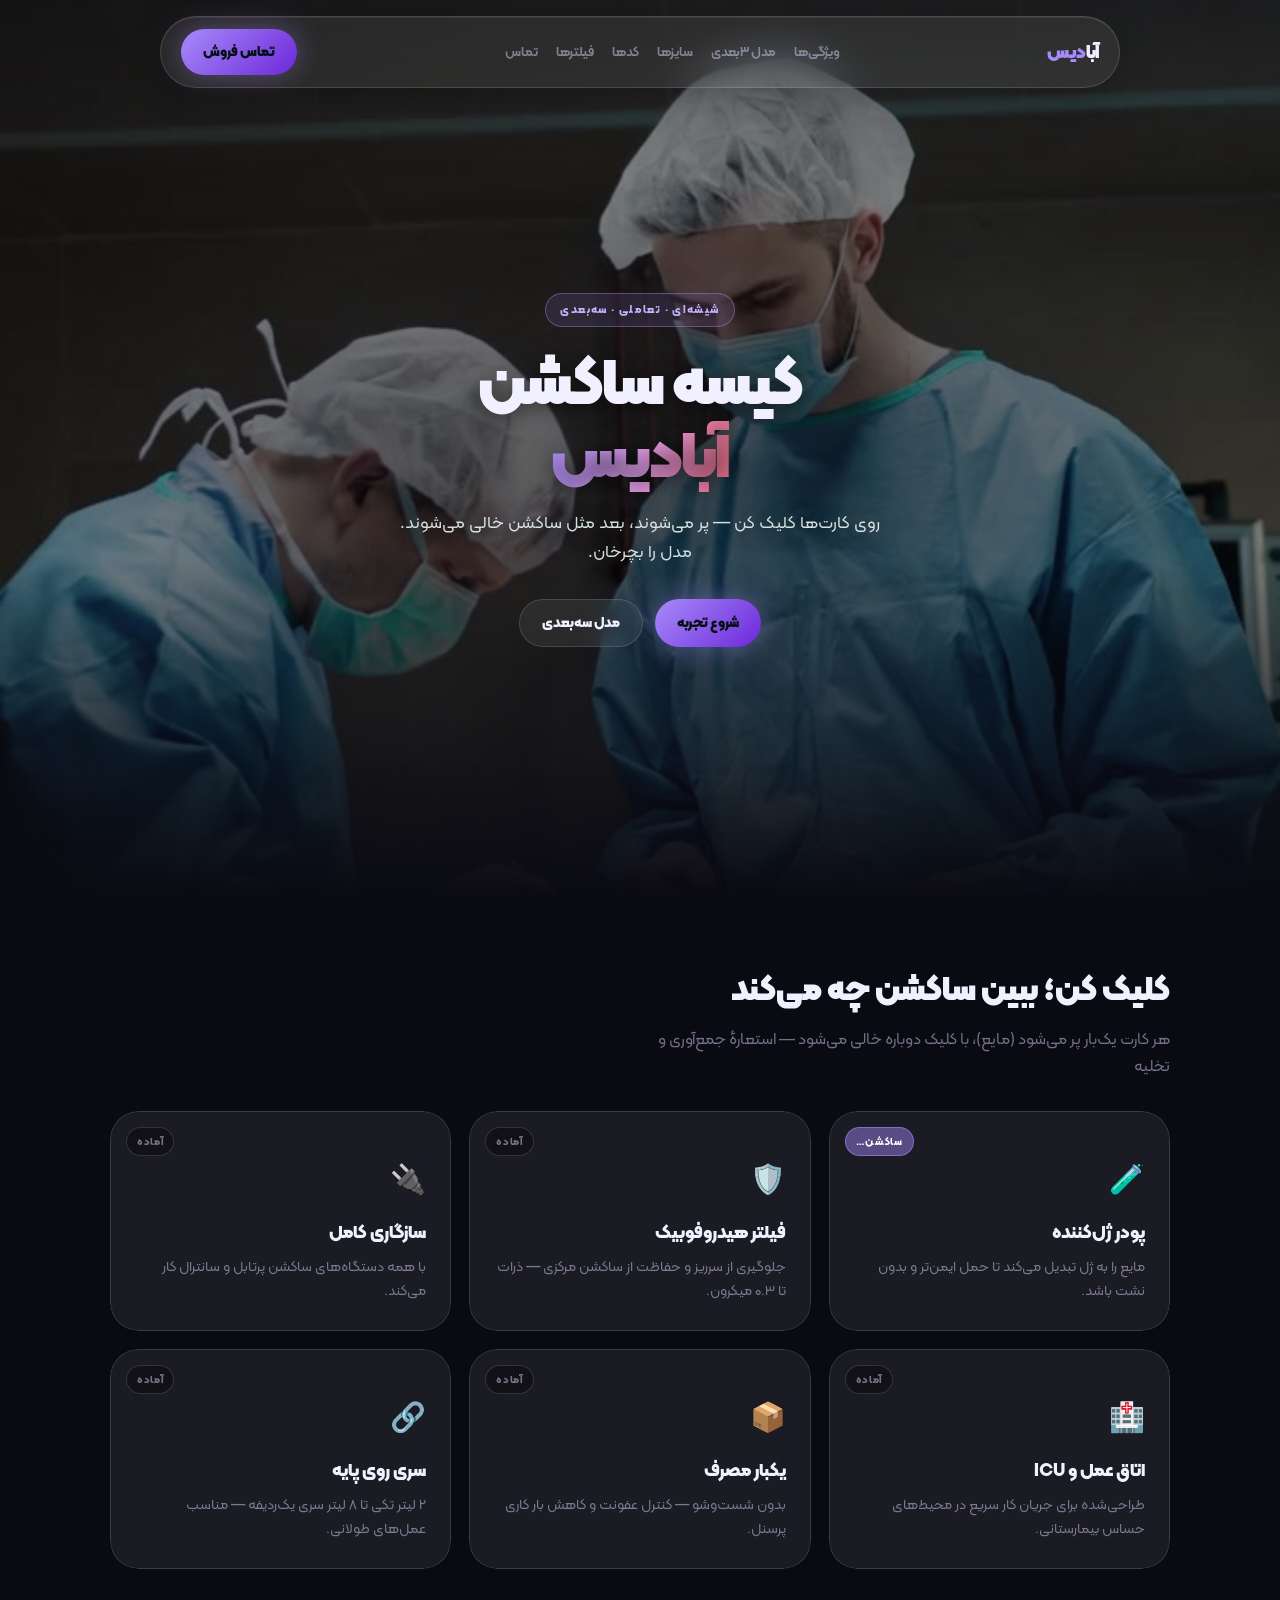
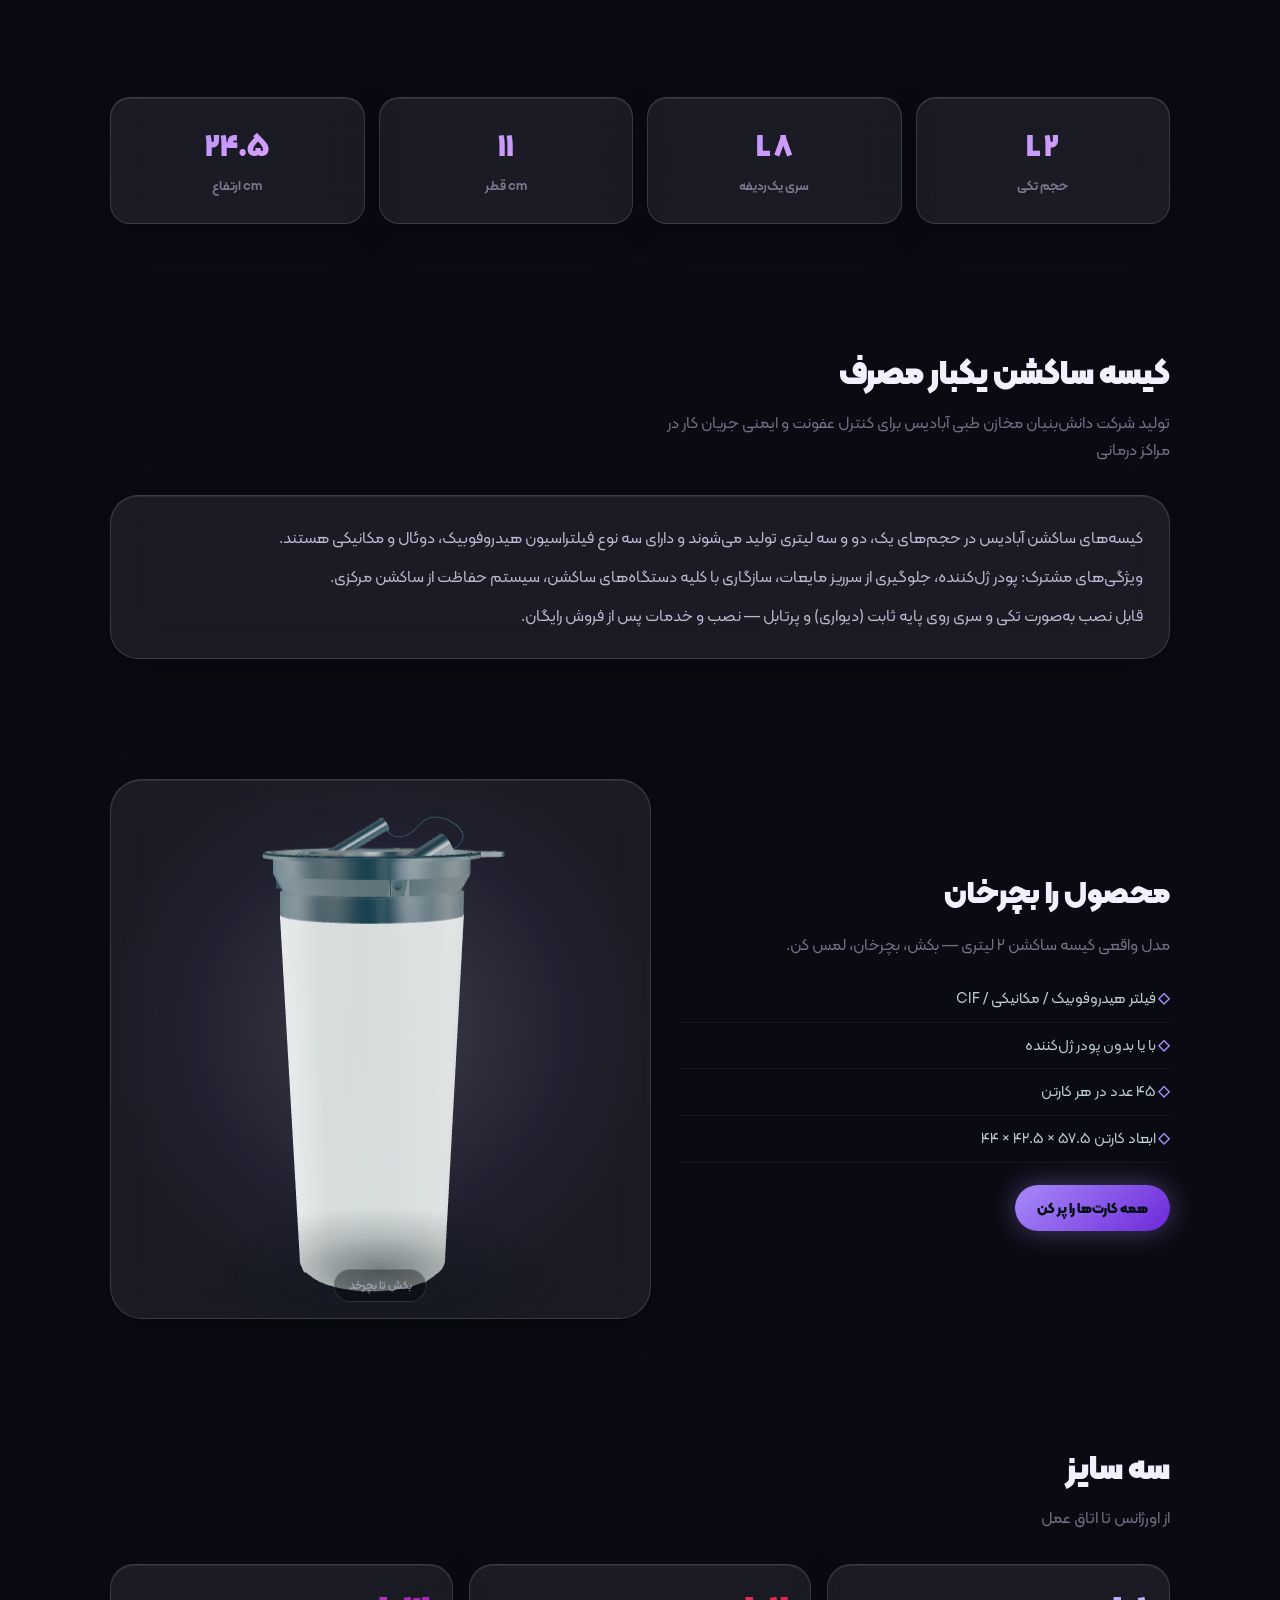
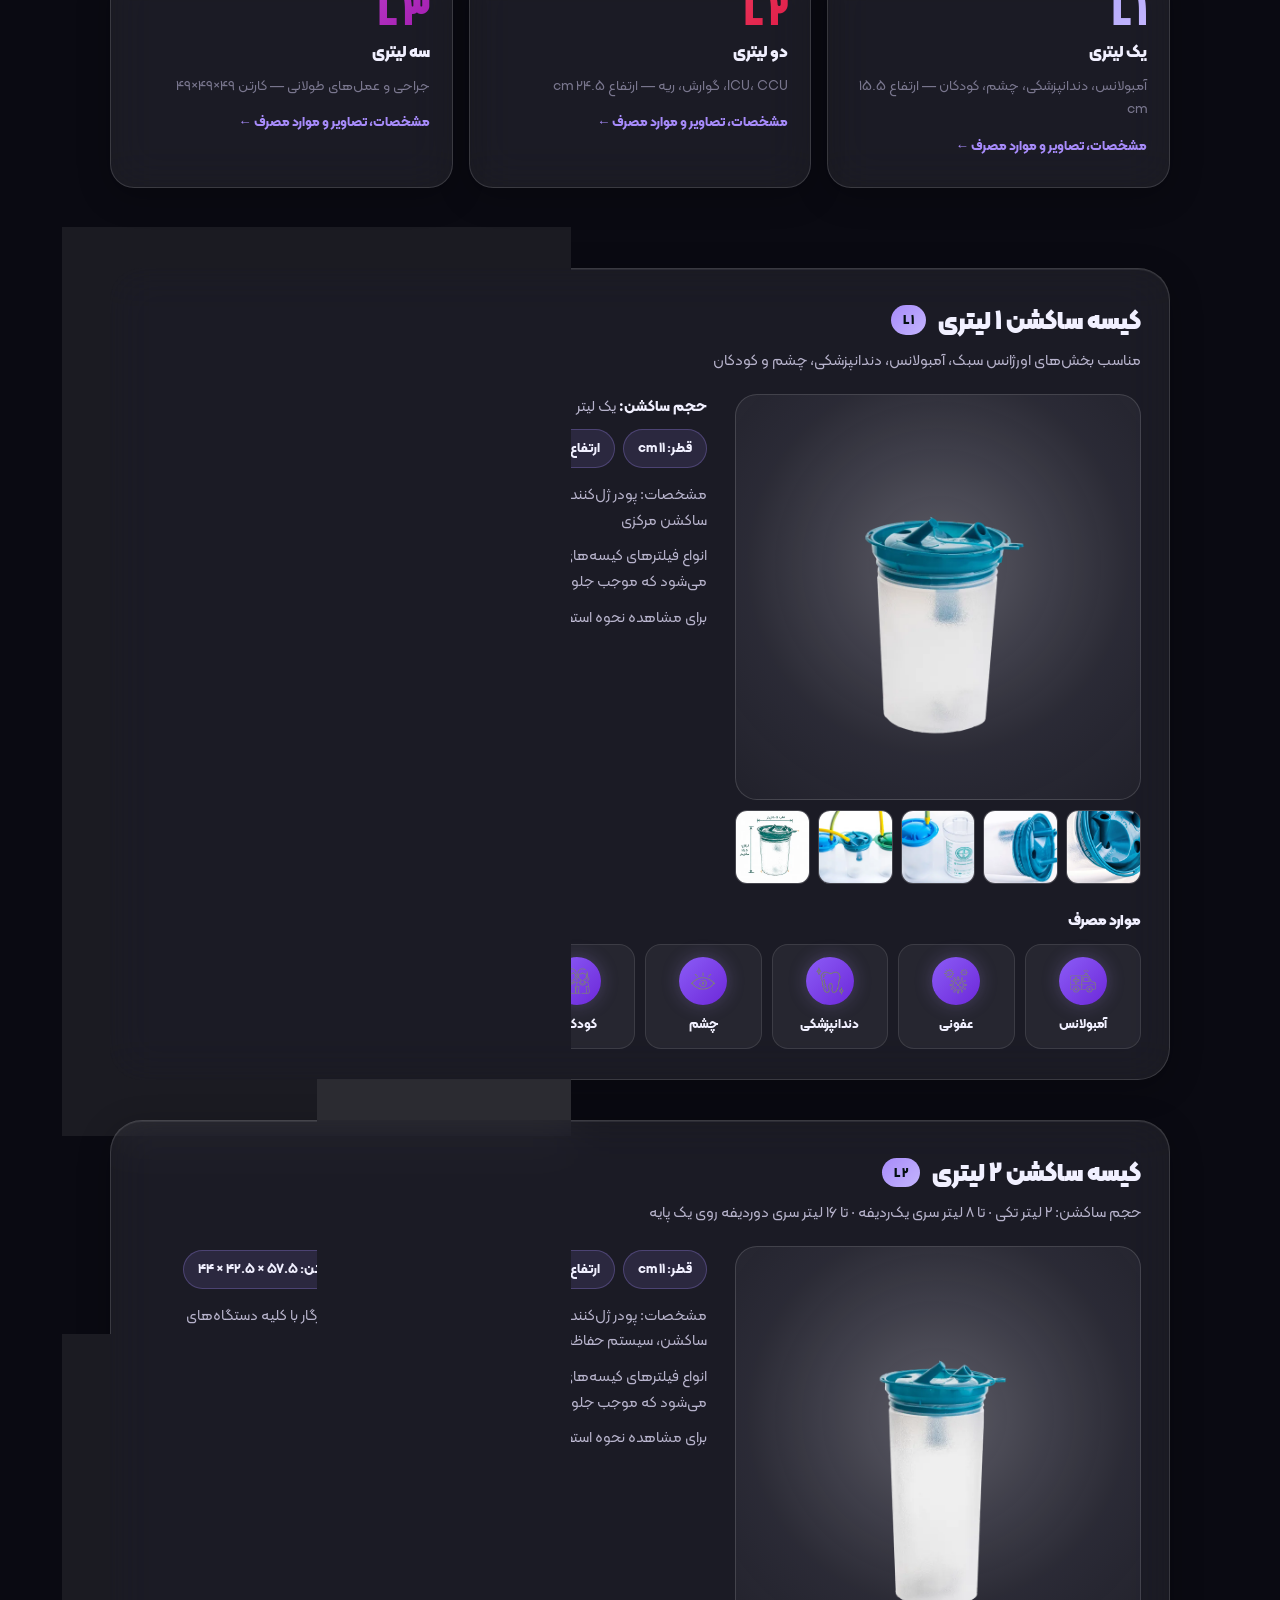
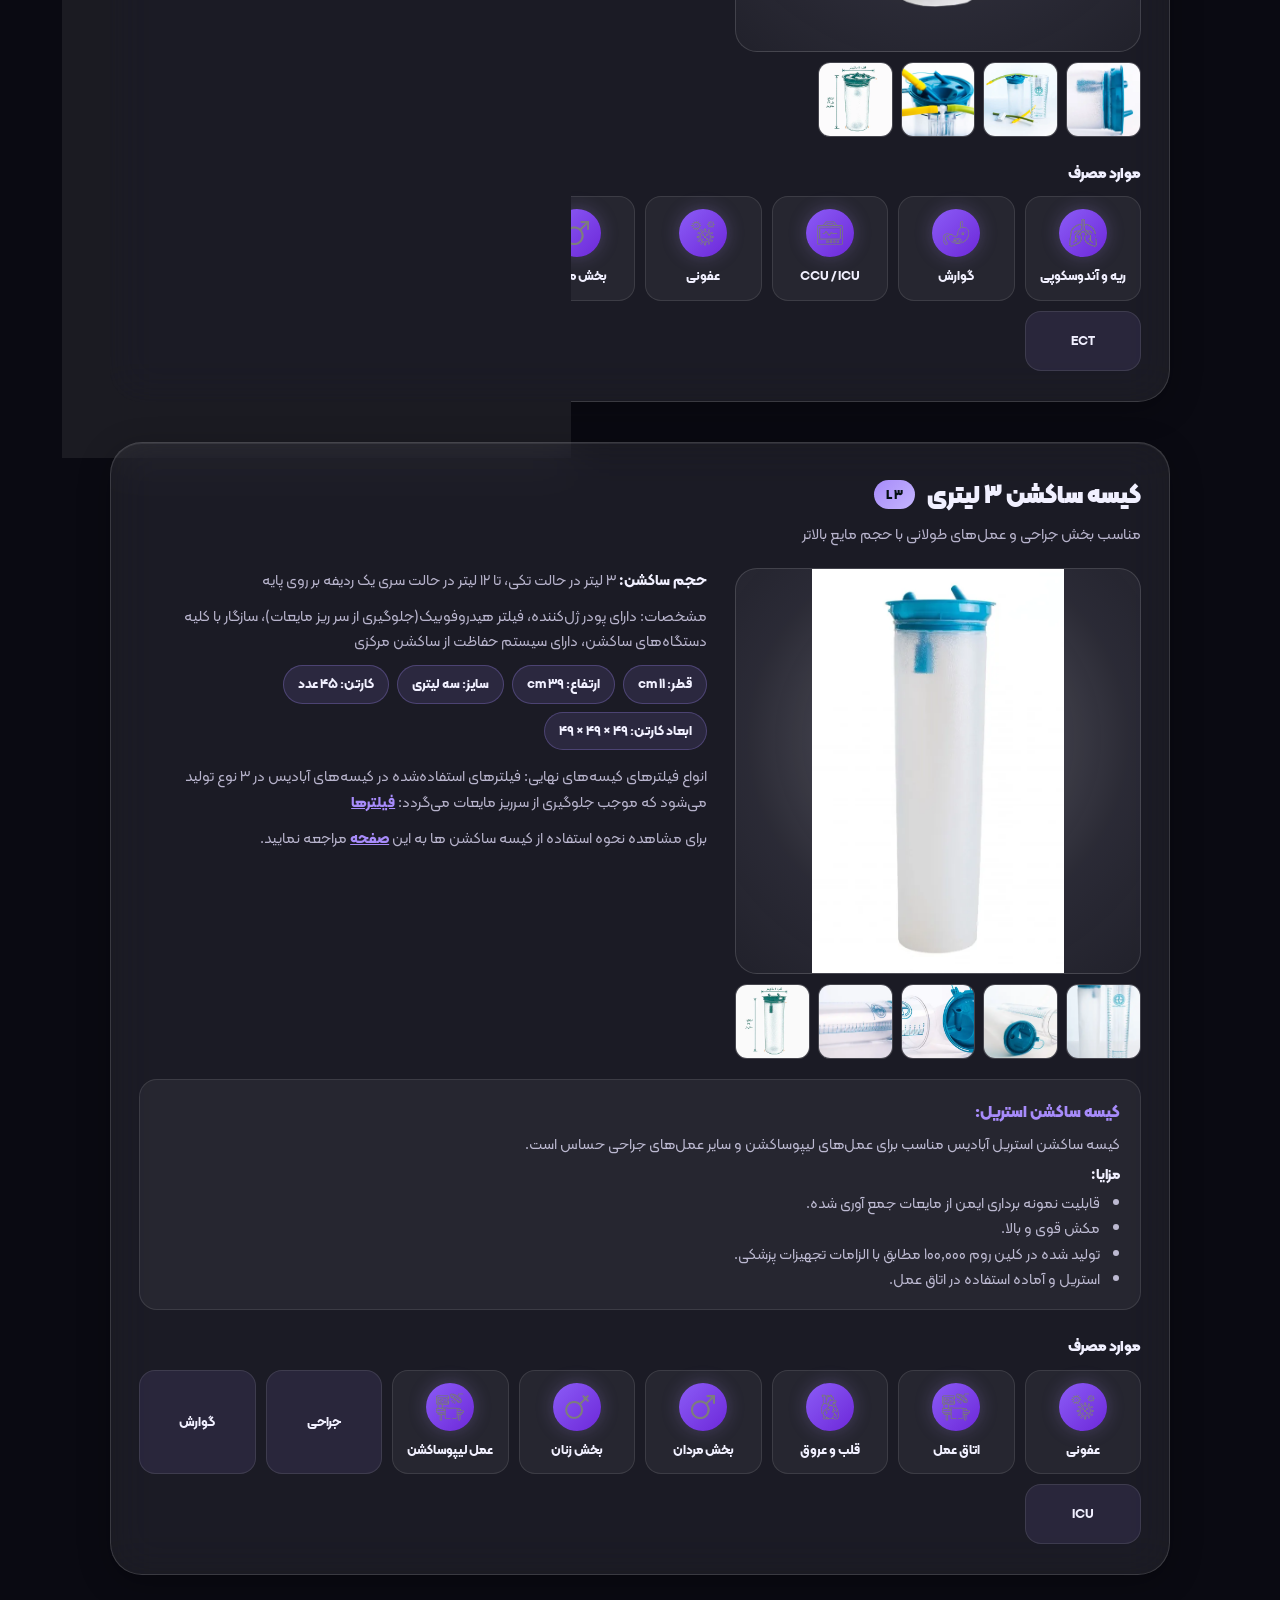
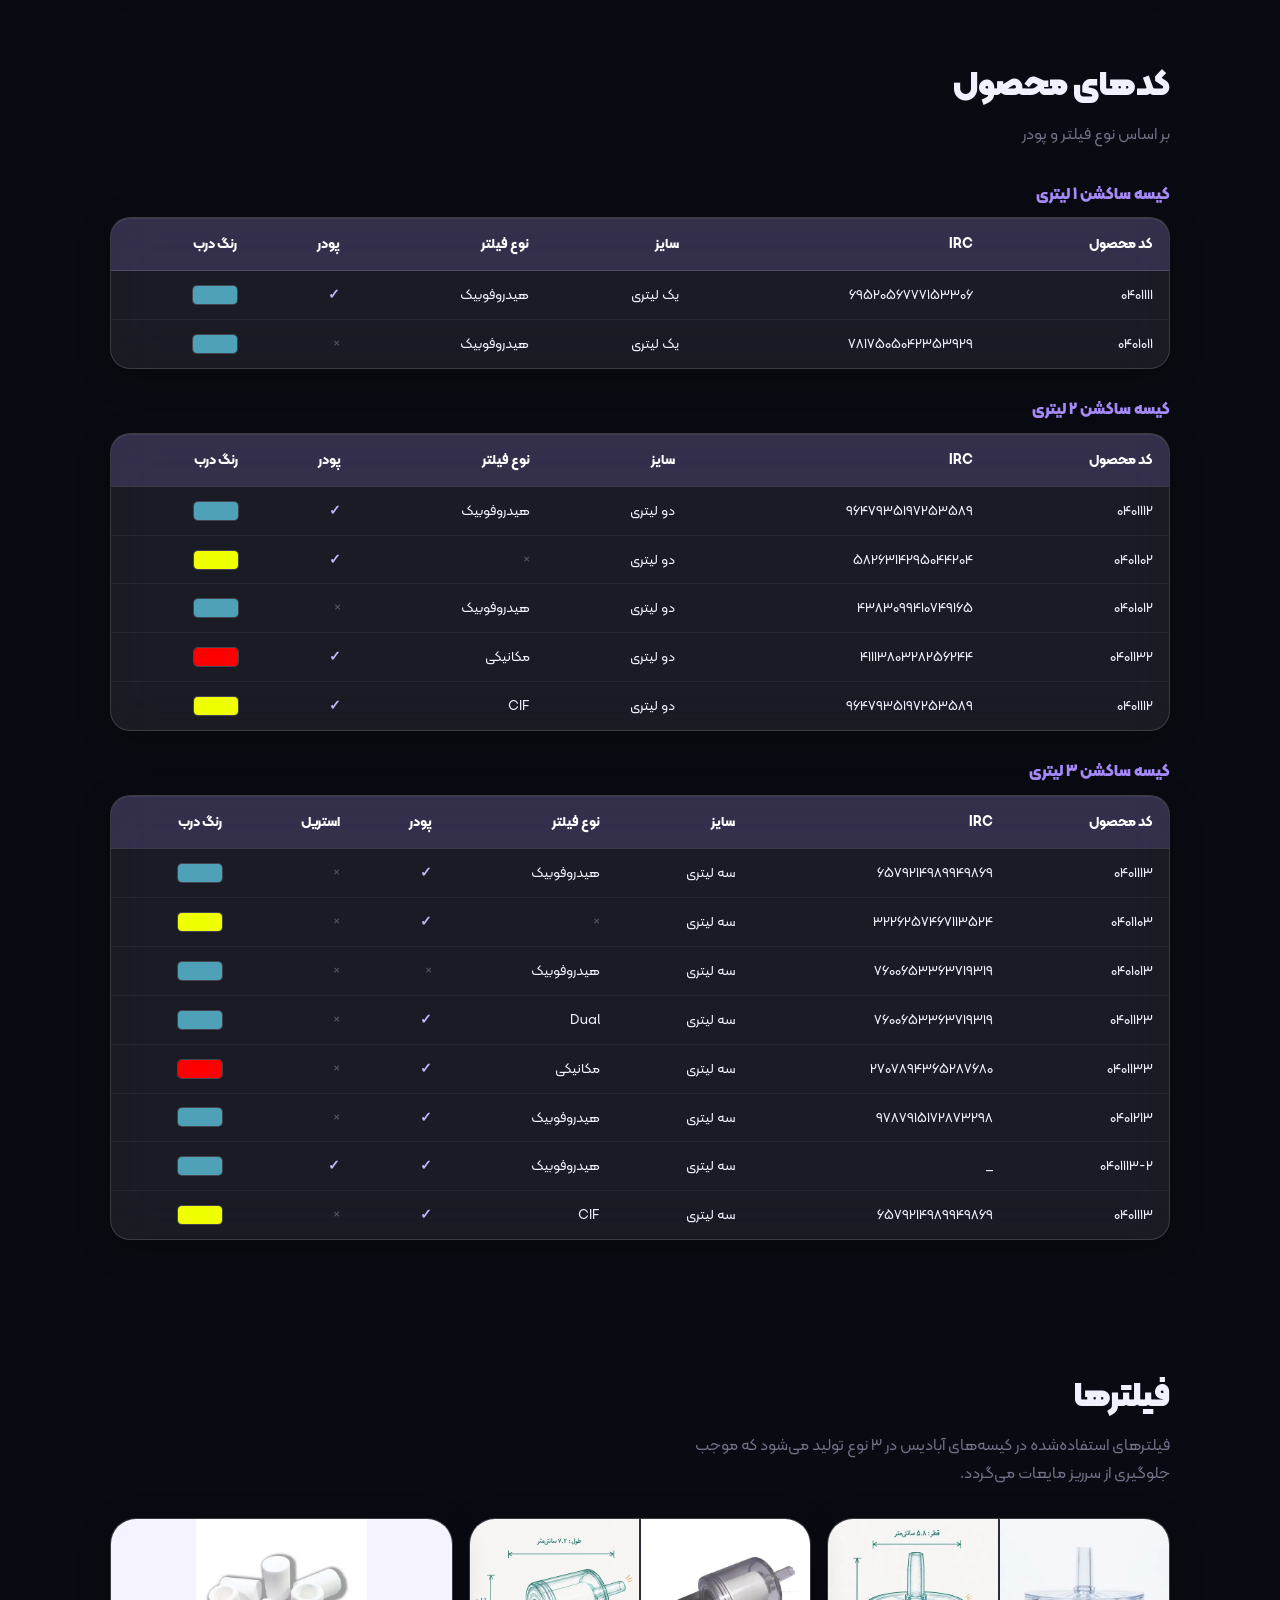
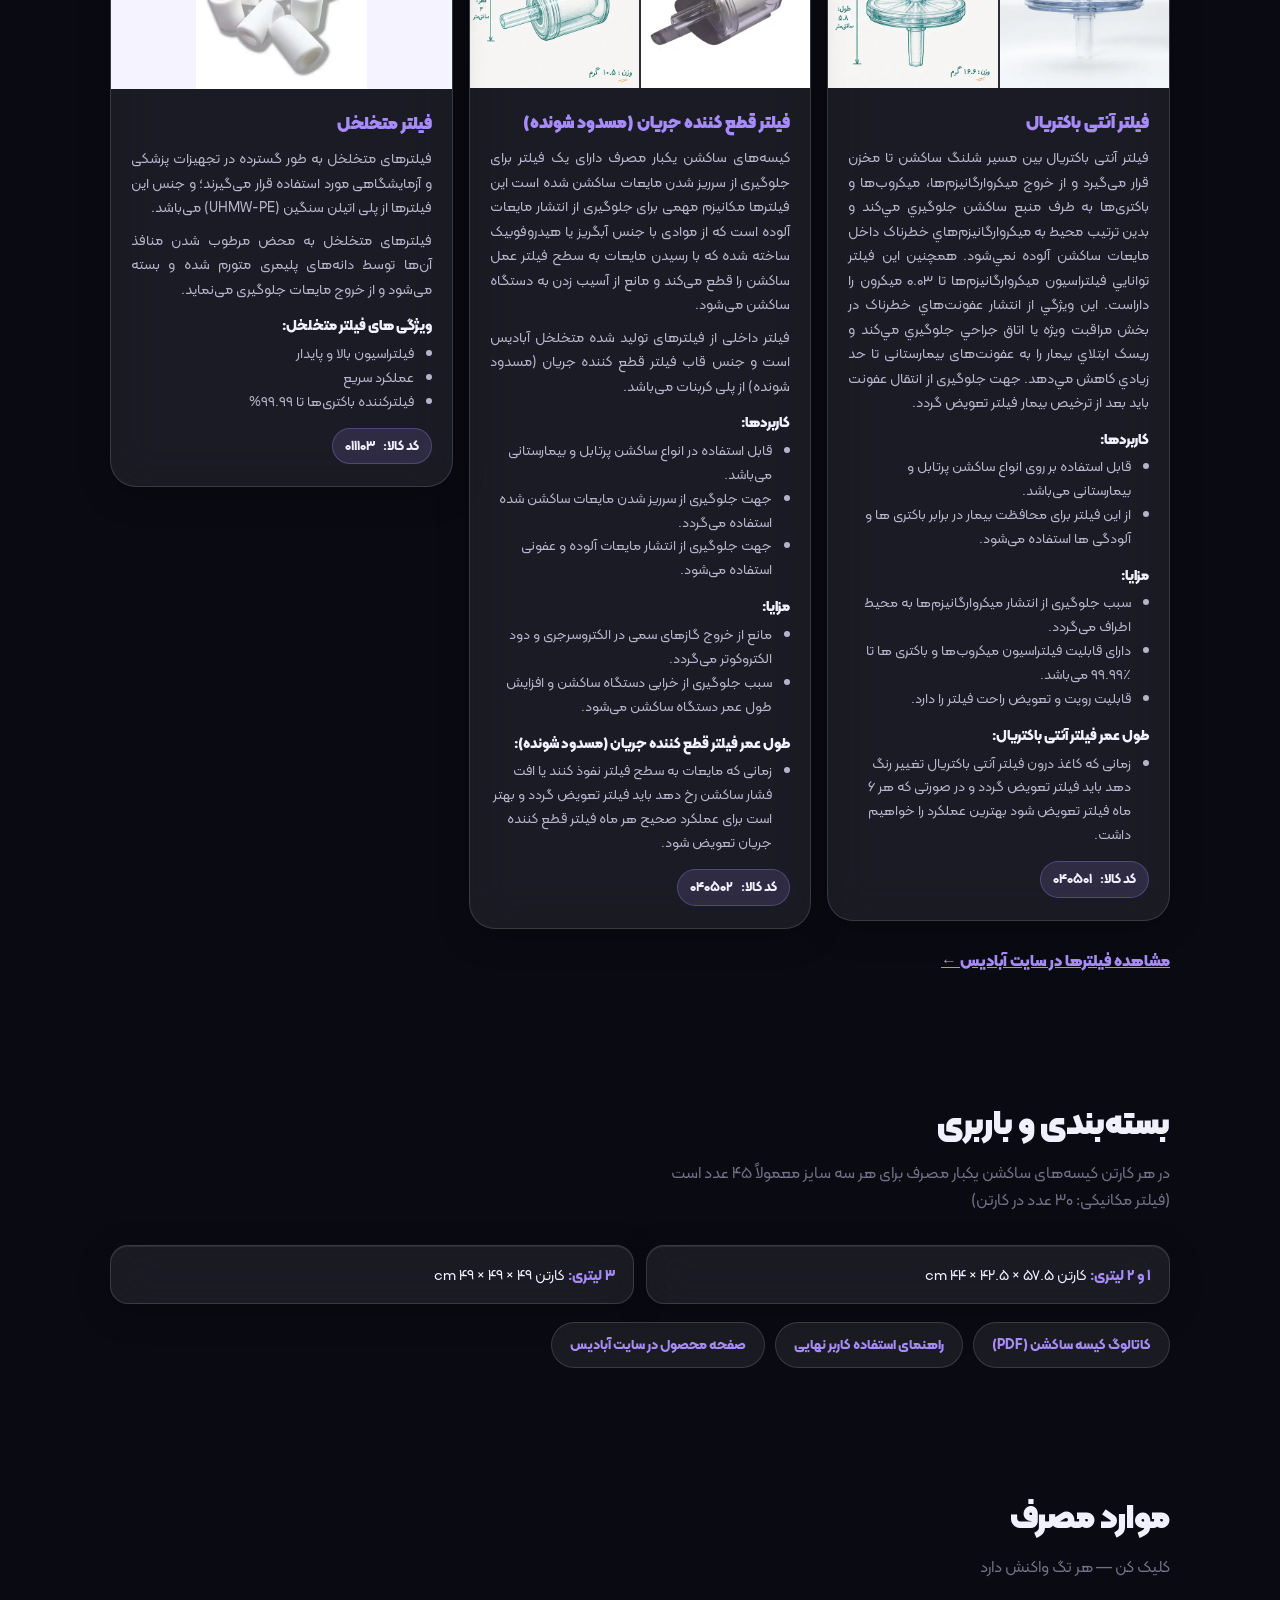
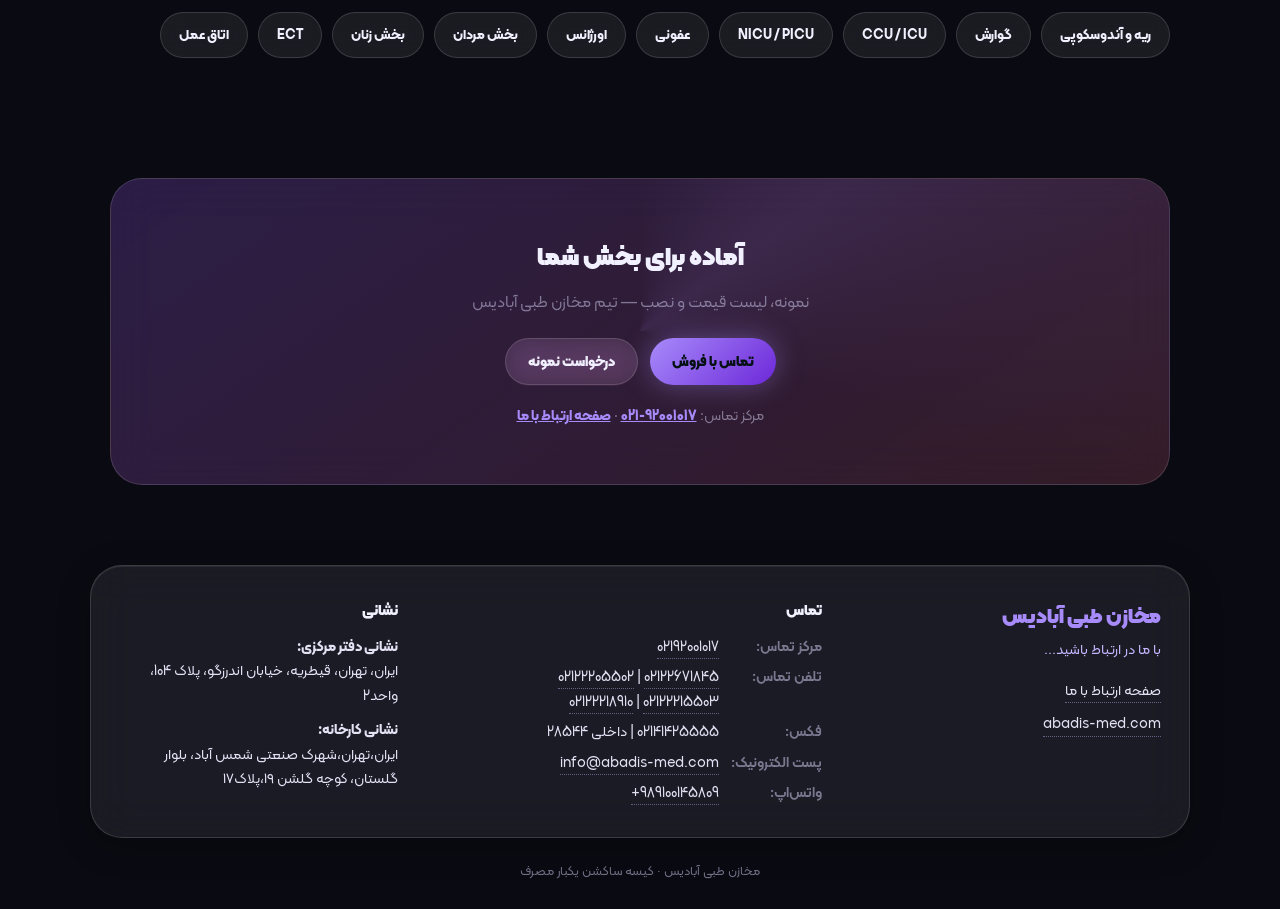
<file: noir/index.html>
<!DOCTYPE html>
<html lang="fa" dir="rtl">
<head>
<meta charset="UTF-8" />
<meta name="viewport" content="width=device-width, initial-scale=1" />
<title>کیسه ساکشن آبادیس — مخازن طبی آبادیس</title>
<meta name="description" content="کیسه ساکشن یکبار مصرف آبادیس در حجم‌های ۱، ۲ و ۳ لیتری؛ دارای پودر ژل‌کننده، فیلتر هیدروفوبیک و سیستم حفاظت از ساکشن مرکزی، سازگار با کلیه دستگاه‌های ساکشن." />
<meta name="theme-color" content="#0a0a12" />
<link rel="canonical" href="https://siaamak-ghodsi.github.io/abadis-scroll-scrub-demo/noir/" />
<link rel="icon" href="./favicon.ico" sizes="any" />
<link rel="icon" type="image/png" sizes="32x32" href="./img/favicon-32.png" />
<link rel="apple-touch-icon" href="./img/apple-touch-icon.png" />
<meta property="og:type" content="website" />
<meta property="og:locale" content="fa_IR" />
<meta property="og:site_name" content="مخازن طبی آبادیس" />
<meta property="og:title" content="کیسه ساکشن یکبار مصرف آبادیس" />
<meta property="og:description" content="یک، دو و سه لیتری — با پودر ژل‌کننده، فیلتر هیدروفوبیک و سازگاری کامل با دستگاه‌های ساکشن بیمارستانی" />
<meta property="og:url" content="https://siaamak-ghodsi.github.io/abadis-scroll-scrub-demo/noir/" />
<meta property="og:image" content="https://siaamak-ghodsi.github.io/abadis-scroll-scrub-demo/noir/img/og-image.jpg" />
<meta property="og:image:width" content="1200" />
<meta property="og:image:height" content="630" />
<meta name="twitter:card" content="summary_large_image" />
<meta name="twitter:title" content="کیسه ساکشن یکبار مصرف آبادیس" />
<meta name="twitter:description" content="یک، دو و سه لیتری — با پودر ژل‌کننده، فیلتر هیدروفوبیک و سازگاری کامل با دستگاه‌های ساکشن بیمارستانی" />
<meta name="twitter:image" content="https://siaamak-ghodsi.github.io/abadis-scroll-scrub-demo/noir/img/og-image.jpg" />
<link rel="preload" href="./fonts/kalameh/KalamehWeb-FaNum-Regular.woff2" as="font" type="font/woff2" crossorigin />
<link rel="preload" href="./fonts/kalameh/KalamehWeb-FaNum-Black.woff2" as="font" type="font/woff2" crossorigin />
<link rel="preload" href="./media/hero-poster.jpg?v=7584601" as="image" />
<script type="importmap">
{"imports":{"three":"./vendor/three/build/three.module.js","three/addons/":"./vendor/three/examples/jsm/"}}
</script>
<style>
@font-face{font-family:"Kalameh";src:url("./fonts/kalameh/KalamehWeb-FaNum-Regular.woff2") format("woff2");font-weight:400;font-display:swap}
@font-face{font-family:"Kalameh";src:url("./fonts/kalameh/KalamehWeb-FaNum-Medium.woff2") format("woff2");font-weight:500;font-display:swap}
@font-face{font-family:"Kalameh";src:url("./fonts/kalameh/KalamehWeb-FaNum-SemiBold.woff2") format("woff2");font-weight:600;font-display:swap}
@font-face{font-family:"Kalameh";src:url("./fonts/kalameh/KalamehWeb-FaNum-Bold.woff2") format("woff2");font-weight:700;font-display:swap}
@font-face{font-family:"Kalameh";src:url("./fonts/kalameh/KalamehWeb-FaNum-ExtraBold.woff2") format("woff2");font-weight:800;font-display:swap}
@font-face{font-family:"Kalameh";src:url("./fonts/kalameh/KalamehWeb-FaNum-Black.woff2") format("woff2");font-weight:900;font-display:swap}

:root{
  --bg:#0a0a12;
  --glass:rgba(255,255,255,0.07);
  --glass-border:rgba(255,255,255,0.14);
  --glass-strong:rgba(255,255,255,0.12);
  --accent:#a78bfa;
  --accent-deep:#6d28d9;
  --blood:#e11d48;
  --blood-dark:#9f1239;
  --plasma:#fb7185;
  --ink:#f1f0ff;
  --muted:rgba(200,195,230,0.55);
  --font:"Kalameh",Tahoma,sans-serif;
  --ease:cubic-bezier(.16,1,.3,1);
  --spring:cubic-bezier(.34,1.4,.64,1);
}
*{box-sizing:border-box;margin:0;padding:0}
html{scroll-behavior:smooth}
body{
  font-family:var(--font);color:var(--ink);line-height:1.7;
  background:var(--bg);overflow-x:hidden;
  min-height:100vh;
}

/* ambient mesh */
.mesh{
  position:fixed;inset:0;z-index:0;pointer-events:none;
  background:
    radial-gradient(ellipse 80% 50% at 20% 20%, rgba(109,40,217,0.22), transparent 50%),
    radial-gradient(ellipse 60% 40% at 80% 70%, rgba(225,29,72,0.14), transparent 45%),
    radial-gradient(ellipse 50% 50% at 50% 100%, rgba(59,30,120,0.25), transparent 40%),
    var(--bg);
}

/* glass utility */
.glass{
  background:var(--glass);
  border:1px solid var(--glass-border);
  backdrop-filter:blur(22px) saturate(1.4);
  -webkit-backdrop-filter:blur(22px) saturate(1.4);
  box-shadow:
    0 8px 32px rgba(0,0,0,0.25),
    inset 0 1px 0 rgba(255,255,255,0.08);
}

/* header */
.header{
  position:fixed;top:16px;left:50%;transform:translateX(-50%);
  z-index:100;width:min(960px,calc(100% - 24px));
  display:flex;align-items:center;justify-content:space-between;
  padding:12px 20px;border-radius:999px;
  transition:background .35s, box-shadow .35s;
}
.header.scrolled{
  background:rgba(6,13,18,0.75);
  box-shadow:0 12px 40px rgba(0,0,0,0.4);
}
.logo{font-weight:900;font-size:1.15rem;letter-spacing:-0.02em;color:var(--ink);text-decoration:none}
.logo span{color:var(--accent)}
.nav{display:flex;gap:18px}
.nav a{
  color:var(--muted);text-decoration:none;font-size:0.84rem;font-weight:600;
  transition:color .25s;
}
.nav a:hover{color:var(--accent)}
.btn{
  text-decoration:none;
  display:inline-flex;align-items:center;justify-content:center;
  padding:11px 22px;border-radius:999px;border:none;cursor:pointer;
  font-family:inherit;font-weight:800;font-size:0.88rem;
  transition:transform .3s var(--spring), box-shadow .3s, background .25s;
}
.btn-primary{
  background:linear-gradient(135deg,#a78bfa,#6d28d9);
  color:#041012;box-shadow:0 0 28px rgba(167,139,250,0.4);
}
.btn-primary:hover{transform:translateY(-2px) scale(1.04);box-shadow:0 0 40px rgba(167,139,250,0.55)}
.btn-ghost{
  background:var(--glass);color:var(--ink);border:1px solid var(--glass-border);
  backdrop-filter:blur(12px);
}
.btn-ghost:hover{background:var(--glass-strong);transform:translateY(-2px)}
@media(max-width:900px){.nav{display:none}}
@media(max-width:700px){.header{padding:10px 14px}}

/* hero */
.hero{
  position:relative;z-index:1;
  min-height:100vh;display:flex;align-items:center;justify-content:center;
  padding:120px 20px 80px;text-align:center;
}
.hero-video{
  position:absolute;inset:0;z-index:0;overflow:hidden;
}
.hero-video video{
  width:100%;height:100%;object-fit:cover;display:block;
  filter:saturate(0.9) brightness(0.68) contrast(1.04);
}
.hero-veil{
  position:absolute;inset:0;z-index:1;
  background:
    radial-gradient(ellipse 46% 34% at 50% 52%,rgba(10,10,18,0.5),rgba(10,10,18,0.18) 70%,transparent 100%),
    linear-gradient(180deg,rgba(10,10,18,0.42) 0%,rgba(10,10,18,0.06) 26%,rgba(10,10,18,0.06) 62%,rgba(10,10,18,0.7) 86%,#0a0a12 100%);
}
@media(max-width:700px){
  .hero-veil{background:
    radial-gradient(ellipse 80% 34% at 50% 52%,rgba(10,10,18,0.52),rgba(10,10,18,0.2) 70%,transparent 100%),
    linear-gradient(180deg,rgba(10,10,18,0.42) 0%,rgba(10,10,18,0.08) 26%,rgba(10,10,18,0.08) 62%,rgba(10,10,18,0.7) 86%,#0a0a12 100%)}
}
.hero-inner{position:relative;z-index:2;max-width:720px}
.hero-inner .chip{
  display:inline-block;padding:6px 14px;border-radius:999px;
  font-size:0.72rem;font-weight:700;letter-spacing:0.12em;
  color:#c4b5fd;border:1px solid rgba(167,139,250,0.4);
  background:rgba(167,139,250,0.12);margin-bottom:18px;
  animation:floatY 4s ease-in-out infinite;
}
.hero-inner h1{
  font-size:clamp(2.4rem,6vw,4rem);font-weight:900;line-height:1.15;
  margin-bottom:16px;letter-spacing:-0.03em;
}
.hero-inner h1 .grad{
  background:linear-gradient(105deg,#a78bfa,#f0abfc,#fb7185);
  -webkit-background-clip:text;background-clip:text;color:transparent;
}
.hero-inner h1,.hero-inner p{text-shadow:0 2px 22px rgba(0,0,0,0.55)}
.hero-inner p{color:rgba(232,244,244,0.9);font-size:1.08rem;margin-bottom:32px;max-width:480px;margin-inline:auto}
.hero-actions{display:flex;gap:12px;justify-content:center;flex-wrap:wrap}
@keyframes floatY{0%,100%{transform:translateY(0)}50%{transform:translateY(-6px)}}

/* section shell */
.page{position:relative;z-index:1}
.section{max-width:1100px;margin:0 auto;padding:60px 20px}

.section-title{
  font-size:clamp(1.5rem,3vw,2.1rem);font-weight:900;margin-bottom:8px;
}
.section-sub{color:var(--muted);margin-bottom:32px;max-width:520px}

/* ——— BLOOD / SUCTION CARDS ——— */
.blood-grid{
  display:grid;grid-template-columns:repeat(3,1fr);gap:18px;
}
@media(max-width:800px){.blood-grid{grid-template-columns:1fr}}

.blood-card{
  position:relative;
  border-radius:28px;
  overflow:hidden;
  min-height:220px;
  cursor:pointer;
  isolation:isolate;
  transition:transform .45s var(--spring), box-shadow .35s;
}
.blood-card:hover{
  transform:translateY(-10px) scale(1.02);
  box-shadow:0 24px 60px rgba(225,29,72,0.22), 0 0 0 1px rgba(167,139,250,0.25);
}

/* glass face */
.blood-card .face{
  position:relative;z-index:2;
  padding:28px 24px;
  height:100%;
  display:flex;flex-direction:column;justify-content:flex-end;
  background:var(--glass);
  border:1px solid var(--glass-border);
  border-radius:28px;
  backdrop-filter:blur(18px) saturate(1.3);
  -webkit-backdrop-filter:blur(18px) saturate(1.3);
  transition:background .4s, border-color .4s;
}
.blood-card:hover .face{
  background:rgba(255,255,255,0.1);
  border-color:rgba(167,139,250,0.4);
}

/* liquid layer — "blood" fills from bottom */
.blood-card .liquid{
  position:absolute;left:0;right:0;bottom:0;
  height:0%;
  z-index:1;
  background:
    linear-gradient(180deg,
      rgba(196,181,253,0.55) 0%,
      rgba(139,92,246,0.85) 40%,
      rgba(76,29,149,0.95) 100%);
  transition:height 1.1s var(--ease);
  border-radius:0 0 28px 28px;
  overflow:hidden;
}
/* wave on top of liquid */
.blood-card .liquid::before{
  content:"";
  position:absolute;top:-12px;left:-10%;right:-10%;
  height:24px;
  background:rgba(196,181,253,0.5);
  border-radius:50%;
  animation:wave 2.4s ease-in-out infinite;
}
.blood-card .liquid::after{
  content:"";
  position:absolute;inset:0;
  background:repeating-linear-gradient(
    -45deg,
    transparent,
    transparent 8px,
    rgba(255,255,255,0.04) 8px,
    rgba(255,255,255,0.04) 16px
  );
  animation:flow 8s linear infinite;
}
@keyframes wave{
  0%,100%{transform:translateY(0) scaleX(1.05)}
  50%{transform:translateY(4px) scaleX(0.95)}
}
@keyframes flow{
  0%{background-position:0 0}
  100%{background-position:60px 60px}
}

/* fill states */
.blood-card.filling .liquid{height:100%;border-radius:28px}
.blood-card.filled .liquid{height:100%;border-radius:28px}
.blood-card.suctioning .liquid{
  height:0%;
  transition:height 1.4s cubic-bezier(.4,0,.2,1);
}
.blood-card.suctioning .liquid::before{opacity:0;transition:opacity .3s}

/* suction vortex indicator */
.blood-card .suction-ring{
  position:absolute;top:50%;left:50%;
  width:0;height:0;
  border:2px solid rgba(167,139,250,0);
  border-radius:50%;
  transform:translate(-50%,-50%);
  z-index:3;pointer-events:none;
  opacity:0;
}
.blood-card.suctioning .suction-ring{
  animation:vortex 1.4s var(--ease) forwards;
}
@keyframes vortex{
  0%{width:0;height:0;opacity:0;border-color:rgba(167,139,250,0)}
  30%{opacity:1;border-color:rgba(167,139,250,0.85)}
  100%{width:180%;height:180%;opacity:0;border-color:rgba(167,139,250,0)}
}

.blood-card .icon{
  font-size:1.8rem;margin-bottom:12px;
  transition:transform .4s var(--spring);
}
.blood-card:hover .icon{transform:scale(1.15) rotate(-8deg)}
.blood-card h3{font-size:1.15rem;font-weight:800;margin-bottom:6px}
.blood-card p{font-size:0.9rem;color:var(--muted);transition:color .3s}
.blood-card.filled p,.blood-card.filling p{color:rgba(255,255,255,0.9)}
.blood-card .card-status{
  position:absolute;top:16px;left:16px;z-index:4;
  font-size:0.68rem;font-weight:700;letter-spacing:0.06em;
  padding:4px 10px;border-radius:999px;
  background:rgba(0,0,0,0.35);color:var(--muted);
  border:1px solid var(--glass-border);
  transition:background .3s,color .3s;
}
.blood-card.filled .card-status,
.blood-card.filling .card-status{background:rgba(109,40,217,0.6);color:#fff;border-color:rgba(196,181,253,0.45)}
.blood-card.suctioning .card-status{background:rgba(167,139,250,0.45);color:#fff;border-color:rgba(167,139,250,0.55)}

/* color variants for different cards */
.blood-card[data-tint="teal"] .liquid{
  background:linear-gradient(180deg,rgba(165,180,252,0.55),rgba(99,102,241,0.85),rgba(55,48,163,0.95));
}
.blood-card[data-tint="teal"] .liquid::before{background:rgba(165,180,252,0.55)}
.blood-card[data-tint="violet"] .liquid{
  background:linear-gradient(180deg,rgba(180,140,255,0.5),rgba(110,70,200,0.85),rgba(60,30,120,0.95));
}
.blood-card[data-tint="violet"] .liquid::before{background:rgba(180,140,255,0.5)}
.blood-card[data-tint="amber"] .liquid{
  background:linear-gradient(180deg,rgba(245,208,254,0.5),rgba(192,38,211,0.85),rgba(112,26,117,0.95));
}
.blood-card[data-tint="amber"] .liquid::before{background:rgba(245,208,254,0.5)}

/* stats glass pills */
.stats{
  display:grid;grid-template-columns:repeat(4,1fr);gap:14px;margin-top:8px;
}
@media(max-width:600px){.stats{grid-template-columns:1fr 1fr}}
.stat{
  border-radius:20px;padding:24px 16px;text-align:center;
  transition:transform .35s var(--spring), border-color .3s;
  position:relative;overflow:hidden;
}
.stat:hover{transform:translateY(-6px) scale(1.03);border-color:rgba(167,139,250,0.45)}
.stat strong{
  display:block;font-size:1.8rem;font-weight:900;
  background:linear-gradient(135deg,#a78bfa,#f0abfc);
  -webkit-background-clip:text;background-clip:text;color:transparent;
}
.stat span{font-size:0.82rem;color:var(--muted);font-weight:600}
.stat .ripple{
  position:absolute;inset:0;pointer-events:none;
  background:radial-gradient(circle at var(--rx,50%) var(--ry,50%),rgba(167,139,250,0.28),transparent 60%);
  opacity:0;transition:opacity .4s;
}
.stat:hover .ripple{opacity:1}

/* 3D viewer glass panel */
.viewer-section{
  display:grid;grid-template-columns:1fr 1.1fr;gap:28px;align-items:center;
}
@media(max-width:800px){.viewer-section{grid-template-columns:1fr}}
.viewer-copy h2{font-size:clamp(1.4rem,3vw,1.9rem);font-weight:900;margin-bottom:12px}
.viewer-copy p{color:var(--muted);margin-bottom:18px}
.viewer-copy ul{list-style:none;margin-bottom:22px}
.viewer-copy li{
  padding:10px 0;border-bottom:1px solid rgba(255,255,255,0.06);
  font-size:0.94rem;color:rgba(220,240,240,0.85);
}
.viewer-copy li::before{content:"◇ ";color:var(--accent);font-weight:800}

.viewer-box{
  border-radius:32px;aspect-ratio:1;min-height:300px;
  position:relative;overflow:hidden;
}
.viewer-box canvas{width:100%!important;height:100%!important;display:block;touch-action:none;cursor:grab}
.viewer-box canvas:active{cursor:grabbing}
.viewer-hint{
  position:absolute;bottom:16px;left:50%;transform:translateX(-50%);
  font-size:0.72rem;font-weight:600;color:var(--muted);
  pointer-events:none;z-index:2;
  padding:6px 14px;border-radius:999px;
  background:rgba(0,0,0,0.35);border:1px solid var(--glass-border);
}
.viewer-loading{
  position:absolute;inset:0;display:flex;align-items:center;justify-content:center;
  color:var(--muted);font-weight:600;z-index:1;
}
.viewer-loading.hide{opacity:0;pointer-events:none;transition:opacity .4s}

/* code table glass */
.table-wrap{
  border-radius:20px;overflow:hidden;overflow-x:auto;
}
table{width:100%;border-collapse:collapse;font-size:0.88rem;min-width:540px}
th{
  background:rgba(167,139,250,0.18);color:#fff;
  padding:14px 16px;text-align:right;font-weight:700;
  border-bottom:1px solid var(--glass-border);
}
td{padding:12px 16px;border-bottom:1px solid rgba(255,255,255,0.05)}
tr:last-child td{border-bottom:none}
tbody tr{transition:background .25s}
tbody tr:hover{background:rgba(167,139,250,0.1)}
.yes{color:#c4b5fd;font-weight:900}
.no{color:rgba(255,255,255,0.25)}

/* tags */
.tags{display:flex;flex-wrap:wrap;gap:10px}
.tag{
  padding:10px 18px;border-radius:999px;font-weight:700;font-size:0.86rem;
  background:var(--glass);border:1px solid var(--glass-border);
  color:var(--ink);cursor:pointer;
  transition:transform .3s var(--spring), background .25s, border-color .25s, color .25s;
  backdrop-filter:blur(10px);
}
.tag:hover{
  transform:translateY(-4px) scale(1.05);
  background:rgba(167,139,250,0.22);
  border-color:var(--accent);color:#fff;
}
.tag:active{transform:scale(0.96)}

/* morphing size cards */
.size-row{
  display:grid;grid-template-columns:repeat(3,1fr);gap:16px;
}
@media(max-width:700px){.size-row{grid-template-columns:1fr}}
.size-card{
  border-radius:24px;padding:28px 22px;
  transition:transform .4s var(--spring), border-color .3s;
  position:relative;overflow:hidden;
}
.size-card:hover{
  transform:translateY(-8px);
  border-color:rgba(167,139,250,0.45);
}
.size-card::before{
  content:"";position:absolute;top:-40%;right:-30%;
  width:120px;height:120px;border-radius:50%;
  background:radial-gradient(circle,rgba(167,139,250,0.25),transparent 70%);
  transition:transform .5s var(--ease);
}
.size-card:hover::before{transform:scale(1.8)}
.size-card .vol{
  font-size:2.4rem;font-weight:900;line-height:1;
  background:linear-gradient(135deg,var(--c1,#a78bfa),var(--c2,#c4b5fd));
  -webkit-background-clip:text;background-clip:text;color:transparent;
  margin-bottom:6px;
}
.size-card h3{font-size:1.05rem;font-weight:800;margin-bottom:8px}
.size-card p{font-size:0.88rem;color:var(--muted)}
.size-card[data-c="1"]{--c1:#818cf8;--c2:#c4b5fd}
.size-card[data-c="2"]{--c1:#fb7185;--c2:#e11d48}
.size-card[data-c="3"]{--c1:#e879f9;--c2:#a21caf}

/* CTA */
.cta{
  border-radius:32px;padding:56px 32px;text-align:center;
  background:
    linear-gradient(145deg,rgba(109,40,217,0.2),rgba(225,29,72,0.12)),
    var(--glass);
  border:1px solid var(--glass-border);
  backdrop-filter:blur(24px);
  position:relative;overflow:hidden;
}
.cta::before{
  content:"";position:absolute;width:200%;height:200%;
  top:-50%;left:-50%;
  background:conic-gradient(from 0deg,transparent,rgba(167,139,250,0.1),transparent 30%);
  animation:spin 12s linear infinite;
}
@keyframes spin{to{transform:rotate(360deg)}}
.cta h2{position:relative;z-index:1;font-size:1.6rem;font-weight:900;margin-bottom:10px}
.cta p{position:relative;z-index:1;color:var(--muted);margin-bottom:22px}
.cta .btn{position:relative;z-index:1}

footer{
  text-align:center;padding:32px 20px;color:var(--muted);font-size:0.8rem;
  position:relative;z-index:1;
}

/* cursor glow on interactive */
.cursor-glow{
  position:fixed;width:280px;height:280px;border-radius:50%;
  background:radial-gradient(circle,rgba(167,139,250,0.1),transparent 70%);
  pointer-events:none;z-index:0;transform:translate(-50%,-50%);
  transition:opacity .3s;opacity:0;
}
body:hover .cursor-glow{opacity:1}

/* ===== additions: product info in the glass style ===== */
.glass-soft{background:rgba(255,255,255,0.05);border:1px solid rgba(255,255,255,0.1);border-radius:18px}
.page a:not(.btn):not(.tag):not(.gal-main):not([data-gallery]){color:var(--accent)}
.intro-text{border-radius:28px;padding:28px 26px}
.intro-text p{color:rgba(222,218,245,0.82);margin-bottom:12px}
.intro-text p:last-child{margin-bottom:0}

/* 3D viewer (trackball, from the product page) */
.viewer-box{
  user-select:none;-webkit-user-select:none;-webkit-tap-highlight-color:transparent;
  background:radial-gradient(circle at 50% 46%,rgba(237,233,254,0.16),rgba(167,139,250,0.05) 48%,transparent 72%),var(--glass);
}
.viewer-box canvas{touch-action:pan-y;outline:none}
.viewer-box .pv-canvas{position:relative;z-index:1;opacity:0;transition:opacity .5s ease}
.viewer-box.pv-ready .pv-canvas{opacity:1}
.pv-grab{position:absolute;z-index:2;touch-action:none;cursor:grab}
.viewer-box.pv-grabbing,.viewer-box.pv-grabbing .pv-grab,.viewer-box.pv-grabbing canvas{cursor:grabbing}
.pv-fallback{position:absolute;inset:0;width:100%;height:100%;object-fit:contain;display:none;padding:6%}
.viewer-box.pv-failed .pv-fallback{display:block}
.viewer-box.pv-failed .pv-canvas,.viewer-box.pv-failed .pv-hint,.viewer-box.pv-failed .pv-grab{display:none}
.viewer-hint{z-index:3;transition:opacity .6s ease}
.pv-hint--gone{opacity:0}

/* size cards → details */
.size-more{position:relative;display:inline-block;margin-top:14px;font-size:0.84rem;font-weight:700;text-decoration:none}
.size-more:hover{text-decoration:underline}

/* size detail blocks */
.size-detail{padding-top:20px;padding-bottom:20px}
.size-block{border-radius:32px;padding:30px 28px}
@media(max-width:600px){.size-block{padding:22px 16px;border-radius:24px}}
.size-block h3{font-size:clamp(1.25rem,2.6vw,1.6rem);font-weight:900;margin-bottom:6px;display:flex;align-items:center;gap:12px;flex-wrap:wrap}
.size-block h3 .badge{font-size:0.8rem;font-weight:800;padding:4px 12px;border-radius:999px;color:#041012;background:linear-gradient(135deg,var(--accent),#c4b5fd)}
.size-block .meta{color:rgba(222,218,245,0.8);font-size:0.95rem;margin-bottom:20px}
.size-grid{display:grid;grid-template-columns:minmax(0,5fr) minmax(0,7fr);gap:28px;align-items:start}
@media(max-width:800px){.size-grid{grid-template-columns:1fr;gap:18px}}
.size-media{display:flex;flex-direction:column;gap:10px}
.gal-main{display:block;border-radius:22px;overflow:hidden;aspect-ratio:1;
  background:radial-gradient(circle at 50% 42%,rgba(245,243,255,0.3),rgba(237,233,254,0.08) 62%,rgba(255,255,255,0.03));
  border:1px solid var(--glass-border)}
.gal-main img{width:100%;height:100%;object-fit:contain;display:block;transition:transform .5s var(--ease)}
.gal-main:hover img{transform:scale(1.04)}
.gal-thumbs{display:grid;grid-template-columns:repeat(5,1fr);gap:8px}
.gal-thumbs a{display:block;aspect-ratio:1;border-radius:12px;overflow:hidden;background:rgba(255,255,255,0.06);border:1px solid var(--glass-border);outline-offset:2px}
.gal-thumbs img{width:100%;height:100%;object-fit:cover;display:block;transition:transform .35s var(--ease)}
.gal-thumbs a:hover img{transform:scale(1.08)}
.size-info .note{color:rgba(222,218,245,0.8);font-size:0.94rem;margin-bottom:10px}
.size-info .note strong{color:var(--ink)}
.size-info a,.sterile a{font-weight:700}
.dims{display:flex;flex-wrap:wrap;gap:8px;margin:4px 0 14px}
.dims span{white-space:nowrap;padding:7px 14px;border-radius:999px;font-size:0.84rem;font-weight:700;
  background:rgba(167,139,250,0.12);border:1px solid rgba(167,139,250,0.28);color:var(--ink)}
.sterile{padding:18px 20px;margin:20px 0 4px}
.sterile h4{font-size:1.02rem;font-weight:800;color:var(--accent);margin-bottom:6px}
.sterile p{color:rgba(222,218,245,0.82);font-size:0.93rem;margin-bottom:4px}
.sterile p strong{color:var(--ink)}
.sterile ul{padding-right:20px;color:rgba(222,218,245,0.82);font-size:0.93rem}
.uses-h{font-size:0.95rem;font-weight:800;margin:24px 0 10px}
.uses{display:grid;grid-template-columns:repeat(auto-fill,minmax(104px,1fr));gap:10px}
.use{background:rgba(255,255,255,0.05);border:1px solid rgba(255,255,255,0.1);border-radius:16px;padding:12px 8px;text-align:center;
  font-size:0.82rem;font-weight:700;color:var(--ink);display:flex;flex-direction:column;align-items:center;gap:8px;justify-content:center;
  transition:transform .3s var(--spring),border-color .3s}
.use:hover{transform:translateY(-4px);border-color:rgba(167,139,250,0.4)}
.use-ic{width:48px;height:48px;border-radius:50%;background:linear-gradient(135deg,#8b5cf6,#6d28d9);display:grid;place-items:center;box-shadow:0 0 18px rgba(167,139,250,0.25)}
.use-ic img{width:30px;height:30px}
.use--text{min-height:60px;background:rgba(167,139,250,0.1)}

/* codes */
.codes-h{font-size:1.02rem;font-weight:800;margin:26px 0 10px;color:var(--accent)}
.codes-h:first-of-type{margin-top:0}
.irc{font-variant-numeric:tabular-nums;text-align:right}
td img.lid{display:block;width:44px;height:18px;border-radius:4px;box-shadow:0 0 0 1px rgba(255,255,255,0.18)}

/* filters */
.filters{display:grid;grid-template-columns:repeat(3,1fr);gap:16px;align-items:start}
@media(max-width:900px){.filters{grid-template-columns:1fr}}
.filter-card{border-radius:26px;overflow:hidden;display:flex;flex-direction:column}
.filter-media{display:grid;grid-template-columns:1fr 1fr;gap:2px;background:rgba(255,255,255,0.08)}
.filter-media.one{grid-template-columns:1fr}
.filter-media a{display:block;aspect-ratio:1;overflow:hidden;background:#f5f3ff}
.filter-media.one a{aspect-ratio:2/1}
.filter-media img{width:100%;height:100%;object-fit:cover;display:block;transition:transform .4s var(--ease)}
.filter-media.one img{object-fit:contain}
.filter-media a:hover img{transform:scale(1.05)}
.filter-body{padding:20px 20px 22px}
.filter-body h3{font-size:1.08rem;font-weight:900;color:var(--accent);margin-bottom:8px}
.filter-body p{color:rgba(222,218,245,0.8);font-size:0.9rem;margin-bottom:8px;text-align:justify}
.filter-body h4{font-size:0.9rem;font-weight:800;margin:12px 0 4px}
.filter-body ul{padding-right:18px;color:rgba(222,218,245,0.8);font-size:0.88rem}
.filter-code{margin-top:14px;display:inline-flex;gap:8px;background:rgba(167,139,250,0.14);border:1px solid rgba(167,139,250,0.3);color:var(--ink);padding:6px 12px;border-radius:999px;font-size:0.84rem;font-weight:700}
.more-link{display:inline-block;margin-top:18px;font-weight:800}

/* packaging + documents */
.carton{display:grid;grid-template-columns:1fr 1fr;gap:12px}
@media(max-width:500px){.carton{grid-template-columns:1fr}}
.carton div{border-radius:18px;padding:16px 18px;font-size:0.92rem}
.carton strong{color:var(--accent)}
.doc-links{display:flex;flex-wrap:wrap;gap:10px;margin-top:18px}
.page .doc-links a{background:var(--glass);border:1px solid var(--glass-border);color:var(--ink);padding:10px 18px;border-radius:999px;
  font-weight:700;font-size:0.88rem;text-decoration:none;backdrop-filter:blur(10px);-webkit-backdrop-filter:blur(10px);
  transition:transform .3s var(--spring),background .25s,border-color .25s}
.page .doc-links a:hover{transform:translateY(-3px);background:rgba(167,139,250,0.2);border-color:var(--accent)}

/* tags as links */
.tag{text-decoration:none;display:inline-block}

/* CTA */
.cta-actions{position:relative;z-index:1;display:flex;gap:12px;justify-content:center;flex-wrap:wrap}
.cta .cta-sub{margin:18px 0 0;font-size:0.9rem}
.cta .cta-sub a{color:var(--ink);font-weight:700}

/* contact footer */
footer.site-footer{text-align:right;padding:20px 20px 28px;font-size:0.9rem;color:var(--muted)}
.foot-card{max-width:1100px;margin:0 auto;border-radius:32px;padding:32px 28px;display:grid;grid-template-columns:1.1fr 1.4fr 1fr;gap:32px}
@media(max-width:800px){.foot-card{grid-template-columns:1fr;gap:22px;padding:24px 18px;border-radius:24px}}
.foot-brand strong{display:block;color:var(--accent);font-size:1.3rem;font-weight:900}
.foot-brand span{display:block;color:#c4b5fd;margin-top:4px}
.foot-links{display:flex;flex-direction:column;gap:8px;align-items:flex-start;margin-top:16px}
.site-footer h3{color:var(--ink);font-size:0.95rem;font-weight:800;margin-bottom:10px}
.site-footer dl{display:grid;grid-template-columns:auto 1fr;gap:6px 12px}
.site-footer dt{color:var(--muted);font-weight:600;white-space:nowrap}
.site-footer dd{color:#e4e1f5;min-width:0;overflow-wrap:anywhere}
.site-footer a{color:#e4e1f5;text-decoration:none;border-bottom:1px dotted rgba(196,181,253,.45)}
.site-footer a:hover{color:var(--accent)}
.site-footer p{color:#e4e1f5;margin-bottom:10px}
.foot-copy{max-width:1100px;margin:22px auto 0;font-size:0.8rem;color:var(--muted);text-align:center}

/* lightbox */
.lb{position:fixed;inset:0;z-index:500;background:rgba(8,8,16,.86);backdrop-filter:blur(14px);-webkit-backdrop-filter:blur(14px);display:none;align-items:center;justify-content:center;touch-action:pan-y pinch-zoom}
.lb.open{display:flex}
.lb figure{margin:0;max-width:min(92vw,1200px);max-height:86vh;display:flex;flex-direction:column;align-items:center;gap:10px}
.lb img{max-width:100%;max-height:78vh;object-fit:contain;border-radius:18px;background:#f5f3ff}
.lb figcaption{color:#ddd8f5;font-size:0.9rem;text-align:center}
.lb button{position:absolute;background:var(--glass);border:1px solid var(--glass-border);color:#fff;width:48px;height:48px;border-radius:50%;font-size:1.5rem;cursor:pointer;font-family:inherit;display:grid;place-items:center;backdrop-filter:blur(10px)}
.lb button:hover{background:rgba(167,139,250,.35)}
.lb .lb-close{top:16px;left:16px}
.lb .lb-prev{right:16px;top:50%;transform:translateY(-50%)}
.lb .lb-next{left:16px;top:50%;transform:translateY(-50%)}
.lb .lb-count{position:absolute;top:26px;right:24px;color:#b8b3d6;font-size:.85rem}
@media(max-width:600px){.lb .lb-prev,.lb .lb-next{top:auto;bottom:18px;transform:none}}
body.lb-lock{overflow:hidden}
section[id],footer[id]{scroll-margin-top:84px}
.table-wrap th,.table-wrap td{white-space:nowrap}
.table-wrap{margin-bottom:6px;-webkit-overflow-scrolling:touch}

@media(prefers-reduced-motion:reduce){
  *,*::before,*::after{animation-duration:0.01ms!important;transition-duration:0.01ms!important}
  .hero-video video{display:none}
  .hero-video{background:url("./media/hero-poster.jpg?v=7584601") center/cover;filter:brightness(0.68)}
}
</style>
</head>
<body>
<div class="mesh" aria-hidden="true"></div>
<div class="cursor-glow" id="glow" aria-hidden="true"></div>

<header class="header glass" id="header">
  <a class="logo" href="#top" aria-label="آبادیس — بازگشت به بالا">آبا<span>دیس</span></a>
  <nav class="nav">
    <a href="#features">ویژگی‌ها</a>
    <a href="#viewer">مدل ۳بعدی</a>
    <a href="#sizes">سایزها</a>
    <a href="#codes">کدها</a>
    <a href="#filters">فیلترها</a>
    <a href="#contact">تماس</a>
  </nav>
  <a class="btn btn-primary" href="#contact">تماس فروش</a>
</header>

<section class="hero" id="top">
  <div class="hero-video">
    <video autoplay muted loop playsinline preload="auto" poster="./media/hero-poster.jpg?v=7584601" id="heroVid" disablepictureinpicture disableremoteplayback aria-hidden="true" tabindex="-1">
      <source src="./media/hero-mobile.mp4?v=7584601" type="video/mp4" media="(max-width: 800px)" />
      <source src="./media/hero-1080.mp4?v=7584601" type="video/mp4" />
    </video>
  </div>
  <div class="hero-veil"></div>
  <div class="hero-inner">
    <div class="chip">شیشه‌ای · تعاملی · سه‌بعدی</div>
    <h1>کیسه ساکشن<br><span class="grad">آبادیس</span></h1>
    <p>روی کارت‌ها کلیک کن — پر می‌شوند، بعد مثل ساکشن خالی می‌شوند. مدل را بچرخان.</p>
    <div class="hero-actions">
      <a href="#features" class="btn btn-primary">شروع تجربه</a>
      <a href="#viewer" class="btn btn-ghost">مدل سه‌بعدی</a>
    </div>
  </div>
</section>

<div class="page">
  <section class="section" id="features">
    <h2 class="section-title">کلیک کن؛ ببین ساکشن چه می‌کند</h2>
    <p class="section-sub">هر کارت یک‌بار پر می‌شود (مایع)، با کلیک دوباره خالی می‌شود — استعارهٔ جمع‌آوری و تخلیه</p>

    <div class="blood-grid">
      <article class="blood-card" data-tint="blood" tabindex="0">
        <div class="liquid"></div>
        <div class="suction-ring"></div>
        <div class="card-status">آماده</div>
        <div class="face">
          <div class="icon">🧪</div>
          <h3>پودر ژل‌کننده</h3>
          <p>مایع را به ژل تبدیل می‌کند تا حمل ایمن‌تر و بدون نشت باشد.</p>
        </div>
      </article>
      <article class="blood-card" data-tint="teal" tabindex="0">
        <div class="liquid"></div>
        <div class="suction-ring"></div>
        <div class="card-status">آماده</div>
        <div class="face">
          <div class="icon">🛡️</div>
          <h3>فیلتر هیدروفوبیک</h3>
          <p>جلوگیری از سرریز و حفاظت از ساکشن مرکزی — ذرات تا ۰.۳ میکرون.</p>
        </div>
      </article>
      <article class="blood-card" data-tint="violet" tabindex="0">
        <div class="liquid"></div>
        <div class="suction-ring"></div>
        <div class="card-status">آماده</div>
        <div class="face">
          <div class="icon">🔌</div>
          <h3>سازگاری کامل</h3>
          <p>با همه دستگاه‌های ساکشن پرتابل و سانترال کار می‌کند.</p>
        </div>
      </article>
      <article class="blood-card" data-tint="amber" tabindex="0">
        <div class="liquid"></div>
        <div class="suction-ring"></div>
        <div class="card-status">آماده</div>
        <div class="face">
          <div class="icon">🏥</div>
          <h3>اتاق عمل و ICU</h3>
          <p>طراحی‌شده برای جریان کار سریع در محیط‌های حساس بیمارستانی.</p>
        </div>
      </article>
      <article class="blood-card" data-tint="blood" tabindex="0">
        <div class="liquid"></div>
        <div class="suction-ring"></div>
        <div class="card-status">آماده</div>
        <div class="face">
          <div class="icon">📦</div>
          <h3>یکبار مصرف</h3>
          <p>بدون شست‌وشو — کنترل عفونت و کاهش بار کاری پرسنل.</p>
        </div>
      </article>
      <article class="blood-card" data-tint="teal" tabindex="0">
        <div class="liquid"></div>
        <div class="suction-ring"></div>
        <div class="card-status">آماده</div>
        <div class="face">
          <div class="icon">🔗</div>
          <h3>سری روی پایه</h3>
          <p>۲ لیتر تکی تا ۸ لیتر سری یک‌ردیفه — مناسب عمل‌های طولانی.</p>
        </div>
      </article>
    </div>
  </section>

  <section class="section">
    <div class="stats">
      <div class="stat glass"><div class="ripple"></div><strong>۲ L</strong><span>حجم تکی</span></div>
      <div class="stat glass"><div class="ripple"></div><strong>۸ L</strong><span>سری یک‌ردیفه</span></div>
      <div class="stat glass"><div class="ripple"></div><strong>۱۱</strong><span>cm قطر</span></div>
      <div class="stat glass"><div class="ripple"></div><strong>۲۴.۵</strong><span>cm ارتفاع</span></div>
    </div>
  </section>

  <section class="section" id="intro">
    <h2 class="section-title">کیسه ساکشن یکبار مصرف</h2>
    <p class="section-sub">تولید شرکت دانش‌بنیان مخازن طبی آبادیس برای کنترل عفونت و ایمنی جریان کار در مراکز درمانی</p>
    <div class="intro-text glass">
        <p>کیسه‌های ساکشن آبادیس در حجم‌های یک، دو و سه لیتری تولید می‌شوند و دارای سه نوع فیلتراسیون هیدروفوبیک، دوئال و مکانیکی هستند.</p>
        <p>ویژگی‌های مشترک: پودر ژل‌کننده، جلوگیری از سرریز مایعات، سازگاری با کلیه دستگاه‌های ساکشن، سیستم حفاظت از ساکشن مرکزی.</p>
        <p>قابل نصب به‌صورت تکی و سری روی پایه ثابت (دیواری) و پرتابل — نصب و خدمات پس از فروش رایگان.</p>
      </div>
  </section>

  <section class="section" id="viewer">
    <div class="viewer-section">
      <div class="viewer-copy">
        <h2>محصول را بچرخان</h2>
        <p>مدل واقعی کیسه ساکشن ۲ لیتری — بکش، بچرخان، لمس کن.</p>
        <ul>
          <li>فیلتر هیدروفوبیک / مکانیکی / CIF</li>
          <li>با یا بدون پودر ژل‌کننده</li>
          <li>۴۵ عدد در هر کارتن</li>
          <li>ابعاد کارتن ۵۷.۵ × ۴۲.۵ × ۴۴</li>
        </ul>
        <button class="btn btn-primary" type="button" id="fillAll">همه کارت‌ها را پر کن</button>
      </div>
      <div class="viewer-box glass" id="productViewer">
        <img class="pv-fallback" src="./img/product-still.webp" width="800" height="800" alt="کیسه ساکشن ۲ لیتری آبادیس با درب فیروزه‌ای" loading="lazy" decoding="async" />
        <div class="viewer-loading pv-loading" id="viewerLoading">بارگذاری مدل…</div>
        <canvas id="productCanvas" class="pv-canvas" aria-label="مدل سه‌بعدی کیسه ساکشن ۲ لیتری؛ برای چرخاندن بکشید"></canvas>
        <div class="viewer-hint pv-hint">بکش تا بچرخد</div>
      </div>
    </div>
  </section>

  <section class="section" id="sizes">
    <h2 class="section-title">سه سایز</h2>
    <p class="section-sub">از اورژانس تا اتاق عمل</p>
    <div class="size-row">
      <div class="size-card glass" data-c="1">
        <div class="vol">۱ L</div>
        <h3>یک لیتری</h3>
        <p>آمبولانس، دندانپزشکی، چشم، کودکان — ارتفاع ۱۵.۵ cm</p>
        <a class="size-more" href="#s1">مشخصات، تصاویر و موارد مصرف ←</a>
      </div>
      <div class="size-card glass" data-c="2">
        <div class="vol">۲ L</div>
        <h3>دو لیتری</h3>
        <p>ICU، CCU، گوارش، ریه — ارتفاع ۲۴.۵ cm</p>
        <a class="size-more" href="#s2">مشخصات، تصاویر و موارد مصرف ←</a>
      </div>
      <div class="size-card glass" data-c="3">
        <div class="vol">۳ L</div>
        <h3>سه لیتری</h3>
        <p>جراحی و عمل‌های طولانی — کارتن ۴۹×۴۹×۴۹</p>
        <a class="size-more" href="#s3">مشخصات، تصاویر و موارد مصرف ←</a>
      </div>
    </div>
  </section>

<section class="section size-detail" id="s1">
      <div class="size-block glass">
        <h3>کیسه ساکشن ۱ لیتری <span class="badge">۱ L</span></h3>
        <p class="meta">مناسب بخش‌های اورژانس سبک، آمبولانس، دندانپزشکی، چشم و کودکان</p>
        <div class="size-grid">
        <div class="size-media">
          <a class="gal-main" href="./img/p/p1-main.webp" data-gallery="s1" data-w="900" data-h="900" aria-label="نمایش بزرگ‌تر: کیسه ساکشن ۱ لیتری آبادیس">
            <img src="./img/p/p1-main.webp" width="900" height="900" loading="lazy" decoding="async" alt="کیسه ساکشن ۱ لیتری آبادیس">
          </a>
          <div class="gal-thumbs">
            <a href="./img/p/p1-g1.webp" data-gallery="s1" data-w="1543" data-h="1600" aria-label="نمایش بزرگ‌تر: نمای نزدیک از داخل درب کیسه ساکشن ۱ لیتری"><img src="./img/p/p1-g1-t.webp" width="463" height="480" loading="lazy" decoding="async" alt="نمای نزدیک از داخل درب کیسه ساکشن ۱ لیتری"></a>
            <a href="./img/p/p1-g2.webp" data-gallery="s1" data-w="1600" data-h="1067" aria-label="نمایش بزرگ‌تر: درب و فیلتر کیسه ساکشن ۱ لیتری از نمای جانبی"><img src="./img/p/p1-g2-t.webp" width="480" height="320" loading="lazy" decoding="async" alt="درب و فیلتر کیسه ساکشن ۱ لیتری از نمای جانبی"></a>
            <a href="./img/p/p1-g3.webp" data-gallery="s1" data-w="1600" data-h="1067" aria-label="نمایش بزرگ‌تر: کیسه ساکشن ۱ لیتری آبادیس در کنار مخزن مدرج"><img src="./img/p/p1-g3-t.webp" width="480" height="320" loading="lazy" decoding="async" alt="کیسه ساکشن ۱ لیتری آبادیس در کنار مخزن مدرج"></a>
            <a href="./img/p/p1-g4.webp" data-gallery="s1" data-w="1600" data-h="1067" aria-label="نمایش بزرگ‌تر: سه کیسه ساکشن ۱ لیتری با شلنگ‌های اتصال"><img src="./img/p/p1-g4-t.webp" width="480" height="320" loading="lazy" decoding="async" alt="سه کیسه ساکشن ۱ لیتری با شلنگ‌های اتصال"></a>
            <a href="./img/p/p1-g5.webp" data-gallery="s1" data-w="1254" data-h="1254" aria-label="نمایش بزرگ‌تر: ابعاد کیسه ساکشن ۱ لیتری: قطر ۱۱ و ارتفاع ۱۵٫۵ سانتی‌متر"><img src="./img/p/p1-g5-t.webp" width="480" height="480" loading="lazy" decoding="async" alt="ابعاد کیسه ساکشن ۱ لیتری: قطر ۱۱ و ارتفاع ۱۵٫۵ سانتی‌متر"></a>
          </div>
        </div>
        <div class="size-info">
        <p class="note"><strong>حجم ساکشن:</strong> یک لیتر</p>
        <div class="dims">
          <span>قطر: ۱۱ cm</span>
          <span>ارتفاع: ۱۵.۵ cm</span>
          <span>کارتن: ۴۵ عدد</span>
          <span>ابعاد کارتن: ۵۷.۵ × ۴۲.۵ × ۴۴</span>
        </div>
        <p class="note">مشخصات: پودر ژل‌کننده، فیلتر هیدروفوبیک، سازگار با کلیه دستگاه‌های ساکشن، حفاظت از ساکشن مرکزی</p>
        <p class="note">انواع فیلترهای کیسه‌های نهایی: فیلترهای استفاده‌شده در کیسه‌های آبادیس در ۳ نوع تولید می‌شود که موجب جلوگیری از سرریز مایعات می‌گردد: <a href="#filters">فیلترها</a></p>
        <p class="note">برای مشاهده نحوه استفاده از کیسه ساکشن ها به این <a href="https://abadis-med.com/راهنمای-نصب/راهنمای-استفاده-کاربر-نهایی/" target="_blank" rel="noopener">صفحه</a> مراجعه نمایید.</p>
        </div>
        </div>
        <h4 class="uses-h">موارد مصرف</h4>
        <div class="uses">
          <div class="use"><span class="use-ic"><img src="./img/use/ambulance.webp" width="100" height="100" loading="lazy" decoding="async" alt=""></span>آمبولانس</div>
          <div class="use"><span class="use-ic"><img src="./img/use/infectious.webp" width="100" height="100" loading="lazy" decoding="async" alt=""></span>عفونی</div>
          <div class="use"><span class="use-ic"><img src="./img/use/dentistry.webp" width="100" height="100" loading="lazy" decoding="async" alt=""></span>دندانپزشکی</div>
          <div class="use"><span class="use-ic"><img src="./img/use/eye.webp" width="100" height="100" loading="lazy" decoding="async" alt=""></span>چشم</div>
          <div class="use"><span class="use-ic"><img src="./img/use/children.webp" width="100" height="100" loading="lazy" decoding="async" alt=""></span>کودکان</div>
        </div>
      </div>
    </section>
    <!-- 2L -->
    <section class="section size-detail" id="s2">
      <div class="size-block glass">
        <h3>کیسه ساکشن ۲ لیتری <span class="badge">۲ L</span></h3>
        <p class="meta">حجم ساکشن: ۲ لیتر تکی · تا ۸ لیتر سری یک‌ردیفه · تا ۱۶ لیتر سری دو‌ردیفه روی یک پایه</p>
        <div class="size-grid">
        <div class="size-media">
          <a class="gal-main" href="./img/p/p2-main.webp" data-gallery="s2" data-w="900" data-h="900" aria-label="نمایش بزرگ‌تر: کیسه ساکشن ۲ لیتری آبادیس">
            <img src="./img/p/p2-main.webp" width="900" height="900" loading="lazy" decoding="async" alt="کیسه ساکشن ۲ لیتری آبادیس">
          </a>
          <div class="gal-thumbs">
            <a href="./img/p/p2-g1.webp" data-gallery="s2" data-w="1030" data-h="687" aria-label="نمایش بزرگ‌تر: درب و فیلتر کیسه ساکشن ۲ لیتری از نمای جانبی"><img src="./img/p/p2-g1-t.webp" width="480" height="320" loading="lazy" decoding="async" alt="درب و فیلتر کیسه ساکشن ۲ لیتری از نمای جانبی"></a>
            <a href="./img/p/p2-g2.webp" data-gallery="s2" data-w="1030" data-h="1030" aria-label="نمایش بزرگ‌تر: کیسه ساکشن ۲ لیتری آبادیس داخل مخزن مدرج با شلنگ"><img src="./img/p/p2-g2-t.webp" width="480" height="480" loading="lazy" decoding="async" alt="کیسه ساکشن ۲ لیتری آبادیس داخل مخزن مدرج با شلنگ"></a>
            <a href="./img/p/p2-g3.webp" data-gallery="s2" data-w="1030" data-h="687" aria-label="نمایش بزرگ‌تر: اتصال شلنگ‌ها به درب کیسه ساکشن ۲ لیتری"><img src="./img/p/p2-g3-t.webp" width="480" height="320" loading="lazy" decoding="async" alt="اتصال شلنگ‌ها به درب کیسه ساکشن ۲ لیتری"></a>
            <a href="./img/p/p2-g4.webp" data-gallery="s2" data-w="1254" data-h="1254" aria-label="نمایش بزرگ‌تر: ابعاد کیسه ساکشن ۲ لیتری: قطر ۱۱ و ارتفاع ۲۴٫۵ سانتی‌متر"><img src="./img/p/p2-g4-t.webp" width="480" height="480" loading="lazy" decoding="async" alt="ابعاد کیسه ساکشن ۲ لیتری: قطر ۱۱ و ارتفاع ۲۴٫۵ سانتی‌متر"></a>
          </div>
        </div>
        <div class="size-info">
        <div class="dims">
          <span>قطر: ۱۱ cm</span>
          <span>ارتفاع: ۲۴.۵ cm</span>
          <span>کارتن: ۴۵ عدد</span>
          <span>ابعاد کارتن: ۵۷.۵ × ۴۲.۵ × ۴۴</span>
        </div>
        <p class="note">مشخصات: پودر ژل‌کننده، فیلتر هیدروفوبیک (جلوگیری از سرریز)، سازگار با کلیه دستگاه‌های ساکشن، سیستم حفاظت از ساکشن مرکزی</p>
        <p class="note">انواع فیلترهای کیسه‌های نهایی: فیلترهای استفاده‌شده در کیسه‌های آبادیس در ۳ نوع تولید می‌شود که موجب جلوگیری از سرریز مایعات می‌گردد: <a href="#filters">فیلترها</a></p>
        <p class="note">برای مشاهده نحوه استفاده از کیسه ساکشن ها به این <a href="https://abadis-med.com/راهنمای-نصب/راهنمای-استفاده-کاربر-نهایی/" target="_blank" rel="noopener">صفحه</a> مراجعه نمایید.</p>
        </div>
        </div>
        <h4 class="uses-h">موارد مصرف</h4>
        <div class="uses">
          <div class="use"><span class="use-ic"><img src="./img/use/lung.webp" width="100" height="100" loading="lazy" decoding="async" alt=""></span>ریه و آندوسکوپی</div>
          <div class="use"><span class="use-ic"><img src="./img/use/gi.webp" width="100" height="100" loading="lazy" decoding="async" alt=""></span>گوارش</div>
          <div class="use"><span class="use-ic"><img src="./img/use/icu.webp" width="100" height="100" loading="lazy" decoding="async" alt=""></span>CCU / ICU</div>
          <div class="use"><span class="use-ic"><img src="./img/use/infectious.webp" width="100" height="100" loading="lazy" decoding="async" alt=""></span>عفونی</div>
          <div class="use"><span class="use-ic"><img src="./img/use/men.webp" width="100" height="100" loading="lazy" decoding="async" alt=""></span>بخش مردان</div>
          <div class="use"><span class="use-ic"><img src="./img/use/women.webp" width="100" height="100" loading="lazy" decoding="async" alt=""></span>بخش زنان</div>
          <div class="use use--text">NICU / PICU</div>
          <div class="use use--text">اورژانس</div>
          <div class="use use--text">ECT</div>
        </div>
      </div>
    </section>
    <!-- 3L -->
    <section class="section size-detail" id="s3">
      <div class="size-block glass">
        <h3>کیسه ساکشن ۳ لیتری <span class="badge">۳ L</span></h3>
        <p class="meta">مناسب بخش جراحی و عمل‌های طولانی با حجم مایع بالاتر</p>
        <div class="size-grid">
        <div class="size-media">
          <a class="gal-main" href="./img/p/p3-main.webp" data-gallery="s3" data-w="561" data-h="900" aria-label="نمایش بزرگ‌تر: کیسه ساکشن ۳ لیتری آبادیس">
            <img src="./img/p/p3-main.webp" width="561" height="900" loading="lazy" decoding="async" alt="کیسه ساکشن ۳ لیتری آبادیس">
          </a>
          <div class="gal-thumbs">
            <a href="./img/p/p3-g1.webp" data-gallery="s3" data-w="687" data-h="1030" aria-label="نمایش بزرگ‌تر: کیسه ساکشن ۳ لیتری آبادیس در کنار مخزن مدرج"><img src="./img/p/p3-g1-t.webp" width="320" height="480" loading="lazy" decoding="async" alt="کیسه ساکشن ۳ لیتری آبادیس در کنار مخزن مدرج"></a>
            <a href="./img/p/p3-g2.webp" data-gallery="s3" data-w="1030" data-h="687" aria-label="نمایش بزرگ‌تر: درب کیسه ساکشن ۳ لیتری در کنار مخزن"><img src="./img/p/p3-g2-t.webp" width="480" height="320" loading="lazy" decoding="async" alt="درب کیسه ساکشن ۳ لیتری در کنار مخزن"></a>
            <a href="./img/p/p3-g3.webp" data-gallery="s3" data-w="1030" data-h="579" aria-label="نمایش بزرگ‌تر: نمای درب و مخزن مدرج ۳ لیتری"><img src="./img/p/p3-g3-t.webp" width="480" height="270" loading="lazy" decoding="async" alt="نمای درب و مخزن مدرج ۳ لیتری"></a>
            <a href="./img/p/p3-g4.webp" data-gallery="s3" data-w="1030" data-h="687" aria-label="نمایش بزرگ‌تر: مخزن مدرج و کیسه ساکشن ۳ لیتری از نمای افقی"><img src="./img/p/p3-g4-t.webp" width="480" height="320" loading="lazy" decoding="async" alt="مخزن مدرج و کیسه ساکشن ۳ لیتری از نمای افقی"></a>
            <a href="./img/p/p3-g5.webp" data-gallery="s3" data-w="1254" data-h="1254" aria-label="نمایش بزرگ‌تر: ابعاد کیسه ساکشن ۳ لیتری: قطر ۱۱ و ارتفاع ۳۹ سانتی‌متر"><img src="./img/p/p3-g5-t.webp" width="480" height="480" loading="lazy" decoding="async" alt="ابعاد کیسه ساکشن ۳ لیتری: قطر ۱۱ و ارتفاع ۳۹ سانتی‌متر"></a>
          </div>
        </div>
        <div class="size-info">
        <p class="note"><strong>حجم ساکشن:</strong> ۳ لیتر در حالت تکی، تا ۱۲ لیتر در حالت سری یک ردیفه بر روی پایه</p>
        <p class="note">مشخصات: دارای پودر ژل‌کننده، فیلتر هیدروفوبیک(جلوگیری از سر ریز مایعات)، سازگار با کلیه دستگاه‌های ساکشن، دارای سیستم حفاظت از ساکشن مرکزی</p>
        <div class="dims">
          <span>قطر: ۱۱ cm</span>
          <span>ارتفاع: ۳۹ cm</span>
          <span>سایز: سه لیتری</span>
          <span>کارتن: ۴۵ عدد</span>
          <span>ابعاد کارتن: ۴۹ × ۴۹ × ۴۹</span>
        </div>
        <p class="note">انواع فیلترهای کیسه‌های نهایی: فیلترهای استفاده‌شده در کیسه‌های آبادیس در ۳ نوع تولید می‌شود که موجب جلوگیری از سرریز مایعات می‌گردد: <a href="#filters">فیلترها</a></p>
        <p class="note">برای مشاهده نحوه استفاده از کیسه ساکشن ها به این <a href="https://abadis-med.com/راهنمای-نصب/راهنمای-استفاده-کاربر-نهایی/" target="_blank" rel="noopener">صفحه</a> مراجعه نمایید.</p>
        </div>
        </div>
        <div class="sterile glass-soft">
          <h4>کیسه ساکشن استریل:</h4>
          <p>کیسه ساکشن استریل آبادیس مناسب برای عمل‌های لیپوساکشن و سایر عمل‌های جراحی حساس است.</p>
          <p><strong>مزایا:</strong></p>
          <ul>
            <li>قابلیت نمونه برداری ایمن از مایعات جمع آوری شده.</li>
            <li>مکش قوی و بالا.</li>
            <li>تولید شده در کلین روم 100,000 مطابق با الزامات تجهیزات پزشکی.</li>
            <li>استریل و آماده استفاده در اتاق عمل.</li>
          </ul>
        </div>
        <h4 class="uses-h">موارد مصرف</h4>
        <div class="uses">
          <div class="use"><span class="use-ic"><img src="./img/use/infectious.webp" width="100" height="100" loading="lazy" decoding="async" alt=""></span>عفونی</div>
          <div class="use"><span class="use-ic"><img src="./img/use/surgery.webp" width="100" height="100" loading="lazy" decoding="async" alt=""></span>اتاق عمل</div>
          <div class="use"><span class="use-ic"><img src="./img/use/cardio.webp" width="100" height="100" loading="lazy" decoding="async" alt=""></span>قلب و عروق</div>
          <div class="use"><span class="use-ic"><img src="./img/use/men.webp" width="100" height="100" loading="lazy" decoding="async" alt=""></span>بخش مردان</div>
          <div class="use"><span class="use-ic"><img src="./img/use/women.webp" width="100" height="100" loading="lazy" decoding="async" alt=""></span>بخش زنان</div>
          <div class="use"><span class="use-ic"><img src="./img/use/surgery.webp" width="100" height="100" loading="lazy" decoding="async" alt=""></span>عمل لیپوساکشن</div>
          <div class="use use--text">جراحی</div>
          <div class="use use--text">گوارش</div>
          <div class="use use--text">ICU</div>
        </div>
      </div>
    </section>

  <section class="section" id="codes">
    <h2 class="section-title">کدهای محصول</h2>
    <p class="section-sub">بر اساس نوع فیلتر و پودر</p>
    <h3 class="codes-h">کیسه ساکشن ۱ لیتری</h3>
    <div class="table-wrap glass">
          <table>
            <thead><tr><th>کد محصول</th><th>IRC</th><th>سایز</th><th>نوع فیلتر</th><th>پودر</th><th>رنگ درب</th></tr></thead>
            <tbody>
<tr><td>۰۴۰۱۱۱۱</td><td dir="ltr" class="irc">6952056777153306</td><td>یک لیتری</td><td>هیدروفوبیک</td><td class="yes">✓</td><td><img class="lid" src="./img/p/lid-teal.webp" width="50" height="20" loading="lazy" decoding="async" alt="رنگ درب فیروزه‌ای" title="فیروزه‌ای"></td></tr>
<tr><td>۰۴۰۱۰۱۱</td><td dir="ltr" class="irc">7817505042353929</td><td>یک لیتری</td><td>هیدروفوبیک</td><td class="no">×</td><td><img class="lid" src="./img/p/lid-teal.webp" width="50" height="20" loading="lazy" decoding="async" alt="رنگ درب فیروزه‌ای" title="فیروزه‌ای"></td></tr>
            </tbody>
          </table>
        </div>
    <h3 class="codes-h">کیسه ساکشن ۲ لیتری</h3>
    <div class="table-wrap glass">
          <table>
            <thead><tr><th>کد محصول</th><th>IRC</th><th>سایز</th><th>نوع فیلتر</th><th>پودر</th><th>رنگ درب</th></tr></thead>
            <tbody>
<tr><td>۰۴۰۱۱۱۲</td><td dir="ltr" class="irc">9647935197253589</td><td>دو لیتری</td><td>هیدروفوبیک</td><td class="yes">✓</td><td><img class="lid" src="./img/p/lid-teal.webp" width="50" height="20" loading="lazy" decoding="async" alt="رنگ درب فیروزه‌ای" title="فیروزه‌ای"></td></tr>
<tr><td>۰۴۰۱۱۰۲</td><td dir="ltr" class="irc">5826314295044204</td><td>دو لیتری</td><td class="no">×</td><td class="yes">✓</td><td><img class="lid" src="./img/p/lid-yellow.webp" width="50" height="20" loading="lazy" decoding="async" alt="رنگ درب زرد" title="زرد"></td></tr>
<tr><td>۰۴۰۱۰۱۲</td><td dir="ltr" class="irc">4383099410749165</td><td>دو لیتری</td><td>هیدروفوبیک</td><td class="no">×</td><td><img class="lid" src="./img/p/lid-teal.webp" width="50" height="20" loading="lazy" decoding="async" alt="رنگ درب فیروزه‌ای" title="فیروزه‌ای"></td></tr>
<tr><td>۰۴۰۱۱۳۲</td><td dir="ltr" class="irc">4111380328256244</td><td>دو لیتری</td><td>مکانیکی</td><td class="yes">✓</td><td><img class="lid" src="./img/p/lid-red.webp" width="50" height="20" loading="lazy" decoding="async" alt="رنگ درب قرمز" title="قرمز"></td></tr>
<tr><td>۰۴۰۱۱۱۲</td><td dir="ltr" class="irc">9647935197253589</td><td>دو لیتری</td><td>CIF</td><td class="yes">✓</td><td><img class="lid" src="./img/p/lid-yellow.webp" width="50" height="20" loading="lazy" decoding="async" alt="رنگ درب زرد" title="زرد"></td></tr>
            </tbody>
          </table>
        </div>
    <h3 class="codes-h">کیسه ساکشن ۳ لیتری</h3>
    <div class="table-wrap glass">
          <table>
            <thead><tr><th>کد محصول</th><th>IRC</th><th>سایز</th><th>نوع فیلتر</th><th>پودر</th><th>استریل</th><th>رنگ درب</th></tr></thead>
            <tbody>
<tr><td>۰۴۰۱۱۱۳</td><td dir="ltr" class="irc">6579214989949869</td><td>سه لیتری</td><td>هیدروفوبیک</td><td class="yes">✓</td><td class="no">×</td><td><img class="lid" src="./img/p/lid-teal.webp" width="50" height="20" loading="lazy" decoding="async" alt="رنگ درب فیروزه‌ای" title="فیروزه‌ای"></td></tr>
<tr><td>۰۴۰۱۱۰۳</td><td dir="ltr" class="irc">3226257467113524</td><td>سه لیتری</td><td class="no">×</td><td class="yes">✓</td><td class="no">×</td><td><img class="lid" src="./img/p/lid-yellow.webp" width="50" height="20" loading="lazy" decoding="async" alt="رنگ درب زرد" title="زرد"></td></tr>
<tr><td>۰۴۰۱۰۱۳</td><td dir="ltr" class="irc">7600653363719319</td><td>سه لیتری</td><td>هیدروفوبیک</td><td class="no">×</td><td class="no">×</td><td><img class="lid" src="./img/p/lid-teal.webp" width="50" height="20" loading="lazy" decoding="async" alt="رنگ درب فیروزه‌ای" title="فیروزه‌ای"></td></tr>
<tr><td>۰۴۰۱۱۲۳</td><td dir="ltr" class="irc">7600653363719319</td><td>سه لیتری</td><td>Dual</td><td class="yes">✓</td><td class="no">×</td><td><img class="lid" src="./img/p/lid-teal.webp" width="50" height="20" loading="lazy" decoding="async" alt="رنگ درب فیروزه‌ای" title="فیروزه‌ای"></td></tr>
<tr><td>۰۴۰۱۱۳۳</td><td dir="ltr" class="irc">2707894365287680</td><td>سه لیتری</td><td>مکانیکی</td><td class="yes">✓</td><td class="no">×</td><td><img class="lid" src="./img/p/lid-red.webp" width="50" height="20" loading="lazy" decoding="async" alt="رنگ درب قرمز" title="قرمز"></td></tr>
<tr><td>۰۴۰۱۲۱۳</td><td dir="ltr" class="irc">9787915172873298</td><td>سه لیتری</td><td>هیدروفوبیک</td><td class="yes">✓</td><td class="no">×</td><td><img class="lid" src="./img/p/lid-teal.webp" width="50" height="20" loading="lazy" decoding="async" alt="رنگ درب فیروزه‌ای" title="فیروزه‌ای"></td></tr>
<tr><td>۰۴۰۱۱۱۳-۲</td><td dir="ltr" class="irc">_</td><td>سه لیتری</td><td>هیدروفوبیک</td><td class="yes">✓</td><td class="yes">✓</td><td><img class="lid" src="./img/p/lid-teal.webp" width="50" height="20" loading="lazy" decoding="async" alt="رنگ درب فیروزه‌ای" title="فیروزه‌ای"></td></tr>
<tr><td>۰۴۰۱۱۱۳</td><td dir="ltr" class="irc">6579214989949869</td><td>سه لیتری</td><td>CIF</td><td class="yes">✓</td><td class="no">×</td><td><img class="lid" src="./img/p/lid-yellow.webp" width="50" height="20" loading="lazy" decoding="async" alt="رنگ درب زرد" title="زرد"></td></tr>
            </tbody>
          </table>
        </div>
  </section>

  <section class="section" id="filters">
      <h2 class="section-title">فیلترها</h2>
      <p class="section-sub">فیلترهای استفاده‌شده در کیسه‌های آبادیس در ۳ نوع تولید می‌شود که موجب جلوگیری از سرریز مایعات می‌گردد.</p>
      <div class="filters">
        <article class="filter-card glass">
          <div class="filter-media">
            <a href="./img/filters/anti-1.webp" data-gallery="filters" data-w="1030" data-h="1030" aria-label="نمایش بزرگ‌تر: فیلتر آنتی باکتریال"><img src="./img/filters/anti-1-t.webp" width="480" height="480" loading="lazy" decoding="async" alt="فیلتر آنتی باکتریال آبادیس"></a>
            <a href="./img/filters/anti-2.webp" data-gallery="filters" data-w="1100" data-h="1100" aria-label="نمایش بزرگ‌تر: ابعاد فیلتر آنتی باکتریال"><img src="./img/filters/anti-2-t.webp" width="480" height="480" loading="lazy" decoding="async" alt="ابعاد فیلتر آنتی باکتریال"></a>
          </div>
          <div class="filter-body">
            <h3>فیلتر آنتی باکتریال</h3>
            <p>فيلتر آنتی باکتریال بین مسیر شلنگ ساکشن تا مخزن قرار می‌گیرد و از خروج ميکروارگانيزم‌ها، میکروب‌ها و باکتری‌ها به طرف منبع ساکشن جلوگيري مي‌کند و بدين ترتيب محيط به ميکروارگانيزم‌هاي خطرناک داخل مايعات ساکشن آلوده نمي‌شود. همچنین این فیلتر توانايي فيلتراسيون ميکروارگانيزم‌ها تا ۰.۰۳ ميکرون را داراست. اين ويژگي از انتشار عفونت‌هاي خطرناک در بخش مراقبت ويژه يا اتاق جراحي جلوگيري مي‌کند و ريسک ابتلاي بيمار را به عفونت‌های بیمارستانی تا حد زيادي کاهش مي‌دهد. جهت جلوگیری از انتقال عفونت باید بعد از ترخیص بیمار فیلتر تعویض گردد.</p>
            <h4>کاربردها:</h4>
            <ul>
              <li>قابل استفاده بر روی انواع ساکشن پرتابل و بیمارستانی می‌باشد.</li>
              <li>از این فیلتر برای محافظت بیمار در برابر باکتری ها و آلودگی ها استفاده می‌شود.</li>
            </ul>
            <h4>مزایا:</h4>
            <ul>
              <li>سبب جلوگیری از انتشار میکروارگانیزم‌ها به محیط اطراف می‌گردد.</li>
              <li>دارای قابلیت فیلتراسیون میکروب‌ها و باکتری ها تا ٪۹۹.۹۹ می‌باشد.</li>
              <li>قابلیت رویت و تعویض راحت فیلتر را دارد.</li>
            </ul>
            <h4>طول عمر فیلتر آنتی باکتریال:</h4>
            <ul>
              <li>زمانی که کاغذ درون فیلتر آنتی باکتریال تغییر رنگ دهد باید فیلتر تعویض گردد و در صورتی که هر ۶ ماه فیلتر تعویض شود بهترین عملکرد را خواهیم داشت.</li>
            </ul>
            <span class="filter-code">کد کالا: <b>040501</b></span>
          </div>
        </article>
        <article class="filter-card glass">
          <div class="filter-media">
            <a href="./img/filters/stop-1.webp" data-gallery="filters" data-w="1030" data-h="1030" aria-label="نمایش بزرگ‌تر: فیلتر قطع کننده جریان"><img src="./img/filters/stop-1-t.webp" width="480" height="480" loading="lazy" decoding="async" alt="فیلتر قطع کننده جریان (مسدود شونده) آبادیس"></a>
            <a href="./img/filters/stop-2.webp" data-gallery="filters" data-w="1100" data-h="1100" aria-label="نمایش بزرگ‌تر: ابعاد فیلتر قطع کننده جریان"><img src="./img/filters/stop-2-t.webp" width="480" height="480" loading="lazy" decoding="async" alt="ابعاد فیلتر قطع کننده جریان"></a>
          </div>
          <div class="filter-body">
            <h3>فیلتر قطع کننده جریان (مسدود شونده)</h3>
            <p>کیسه‌های ساکشن یکبار مصرف دارای یک فیلتر برای جلوگیری از سرریز شدن مایعات ساکشن شده است این فیلترها مکانیزم مهمی برای جلوگیری از انتشار مایعات آلوده است که از موادی با جنس آبگریز یا هیدروفوبیک ساخته شده که با رسیدن مایعات به سطح فیلتر عمل ساکشن را قطع می‌کند و مانع از آسیب زدن به دستگاه ساکشن می‌شود.</p>
            <p>فیلتر داخلی از فیلترهای تولید شده متخلخل آبادیس است و جنس قاب فیلتر قطع کننده جریان (مسدود شونده) از پلی کربنات می‌باشد.</p>
            <h4>کاربردها:</h4>
            <ul>
              <li>قابل استفاده در انواع ساکشن پرتابل و بیمارستانی می‌باشد.</li>
              <li>جهت جلوگیری از سرریز شدن مایعات ساکشن شده استفاده می‌گردد.</li>
              <li>جهت جلوگیری از انتشار مایعات آلوده و عفونی استفاده می‌شود.</li>
            </ul>
            <h4>مزایا:</h4>
            <ul>
              <li>مانع از خروج گازهای سمی در الکتروسرجری و دود الکتروکوتر می‌گردد.</li>
              <li>سبب جلوگیری از خرابی دستگاه ساکشن و افزایش طول عمر دستگاه ساکشن می‌شود.</li>
            </ul>
            <h4>طول عمر فیلتر قطع کننده جریان (مسدود شونده):</h4>
            <ul>
              <li>زمانی که مایعات به سطح فیلتر نفوذ کنند یا افت فشار ساکشن رخ دهد باید فیلتر تعویض گردد و بهتر است برای عملکرد صحیح هر ماه فیلتر قطع کننده جریان تعویض شود.</li>
            </ul>
            <span class="filter-code">کد کالا: <b>۰۴۰۵۰۲</b></span>
          </div>
        </article>
        <article class="filter-card glass">
          <div class="filter-media one">
            <a href="./img/filters/porous-1.webp" data-gallery="filters" data-w="1024" data-h="1024" aria-label="نمایش بزرگ‌تر: فیلتر متخلخل"><img src="./img/filters/porous-1-t.webp" width="480" height="480" loading="lazy" decoding="async" alt="فیلترهای متخلخل سفید آبادیس"></a>
          </div>
          <div class="filter-body">
            <h3>فیلتر متخلخل</h3>
            <p>فیلترهای متخلخل به طور گسترده در تجهیزات پزشکی و آزمایشگاهی مورد استفاده قرار می‌گیرند؛ و جنس این فیلترها از پلی اتیلن سنگین (UHMW-PE) می‌باشد.</p>
            <p>فیلترهای متخلخل به محض مرطوب شدن منافذ آن‌ها توسط دانه‌های پلیمری متورم شده و بسته می‌شود و از خروج مایعات جلوگیری می‌نماید.</p>
            <h4>ویژگی های فیلتر متخلخل:</h4>
            <ul>
              <li>فیلتراسیون بالا و پایدار</li>
              <li>عملکرد سریع</li>
              <li>فیلترکننده باکتری‌ها تا 99.99%</li>
            </ul>
            <span class="filter-code">کد کالا: <b>011103</b></span>
          </div>
        </article>
      </div>
      <a class="more-link" href="https://abadis-med.com/محصولات/فیلترها/" target="_blank" rel="noopener">مشاهده فیلترها در سایت آبادیس ←</a>
    </section>

  <section class="section" id="packaging">
      <h2 class="section-title">بسته‌بندی و باربری</h2>
      <p class="section-sub">در هر کارتن کیسه‌های ساکشن یکبار مصرف برای هر سه سایز معمولاً ۴۵ عدد است (فیلتر مکانیکی: ۳۰ عدد در کارتن)</p>
      <div class="carton">
        <div class="glass"><strong>۱ و ۲ لیتری:</strong> کارتن ۵۷.۵ × ۴۲.۵ × ۴۴ cm</div>
        <div class="glass"><strong>۳ لیتری:</strong> کارتن ۴۹ × ۴۹ × ۴۹ cm</div>
      </div>
      <div class="doc-links">
        <a href="https://abadis-med.com/wp-content/uploads/2022/12/suction-bag-catalog-Fa.pdf" target="_blank" rel="noopener">کاتالوگ کیسه ساکشن (PDF)</a>
        <a href="https://abadis-med.com/راهنمای-نصب/راهنمای-استفاده-کاربر-نهایی/" target="_blank" rel="noopener">راهنمای استفاده کاربر نهایی</a>
        <a href="https://abadis-med.com/محصولات/کیسه-ساکشن/" target="_blank" rel="noopener">صفحه محصول در سایت آبادیس</a>
      </div>
    </section>

  <section class="section">
    <h2 class="section-title">موارد مصرف</h2>
    <p class="section-sub">کلیک کن — هر تگ واکنش دارد</p>
    <div class="tags">
      <a class="tag" href="#s2">ریه و آندوسکوپی</a>
      <a class="tag" href="#s2">گوارش</a>
      <a class="tag" href="#s2">CCU / ICU</a>
      <a class="tag" href="#s2">NICU / PICU</a>
      <a class="tag" href="#s2">عفونی</a>
      <a class="tag" href="#s2">اورژانس</a>
      <a class="tag" href="#s2">بخش مردان</a>
      <a class="tag" href="#s2">بخش زنان</a>
      <a class="tag" href="#s2">ECT</a>
      <a class="tag" href="#s3">اتاق عمل</a>
    </div>
  </section>

  <section class="section">
    <div class="cta">
      <h2>آماده برای بخش شما</h2>
      <p>نمونه، لیست قیمت و نصب — تیم مخازن طبی آبادیس</p>
      <div class="cta-actions">
        <a class="btn btn-primary" href="tel:+982192001017">تماس با فروش</a>
        <a class="btn btn-ghost" href="https://wa.me/989100145809?text=%D8%B3%D9%84%D8%A7%D9%85%D8%8C%20%D8%AF%D8%B1%D8%AE%D9%88%D8%A7%D8%B3%D8%AA%20%D9%86%D9%85%D9%88%D9%86%D9%87%20%DA%A9%DB%8C%D8%B3%D9%87%20%D8%B3%D8%A7%DA%A9%D8%B4%D9%86%20%D8%A2%D8%A8%D8%A7%D8%AF%DB%8C%D8%B3%20%D8%B1%D8%A7%20%D8%AF%D8%A7%D8%B1%D9%85." target="_blank" rel="noopener">درخواست نمونه</a>
      </div>
      <p class="cta-sub">مرکز تماس: <a href="tel:+982192001017" dir="ltr">021-92001017</a> · <a href="https://abadis-med.com/ارتباط-با-ما/" target="_blank" rel="noopener">صفحه ارتباط با ما</a></p>
    </div>
  </section>
</div>

<footer class="site-footer" id="contact">
    <div class="foot-inner foot-card glass">
      <div class="foot-brand">
        <strong>مخازن طبی آبادیس</strong>
        <span>با ما در ارتباط باشید...</span>
        <div class="foot-links">
          <a href="https://abadis-med.com/ارتباط-با-ما/" target="_blank" rel="noopener">صفحه ارتباط با ما</a>
          <a href="https://abadis-med.com/" target="_blank" rel="noopener">abadis-med.com</a>
        </div>
      </div>
      <div>
        <h3>تماس</h3>
        <dl>
          <dt>مرکز تماس:</dt><dd><a href="tel:+982192001017" dir="ltr">02192001017</a></dd>
          <dt>تلفن تماس:</dt><dd><a href="tel:+982122671845" dir="ltr">02122671845</a> | <a href="tel:+982122205502" dir="ltr">02122205502</a><br><a href="tel:+982122215503" dir="ltr">02122215503</a> | <a href="tel:+982122218910" dir="ltr">02122218910</a></dd>
          <dt>فکس:</dt><dd><span dir="ltr">02141425555</span> | داخلی 28544</dd>
          <dt>پست الکترونیک:</dt><dd><a href="mailto:info@abadis-med.com">info@abadis-med.com</a></dd>
          <dt>واتس‌اپ:</dt><dd><a href="https://wa.me/989100145809" target="_blank" rel="noopener" dir="ltr">+989100145809</a></dd>
        </dl>
      </div>
      <div>
        <h3>نشانی</h3>
        <p><b>نشانی دفتر مرکزی:</b><br>ایران، تهران، قیطریه، خیابان اندرزگو، پلاک 104، واحد2</p>
        <p><b>نشانی کارخانه:</b><br>ایران،تهران،شهرک صنعتی شمس آباد، بلوار گلستان، کوچه گلشن ۱۹،پلاک۱۷</p>
      </div>
    </div>
    <div class="foot-copy">مخازن طبی آبادیس · کیسه ساکشن یکبار مصرف</div>
  </footer>

<div class="lb" id="lightbox" role="dialog" aria-modal="true" aria-label="گالری تصاویر" hidden>
    <span class="lb-count" id="lbCount"></span>
    <button class="lb-close" type="button" aria-label="بستن">×</button>
    <button class="lb-prev" type="button" aria-label="تصویر قبلی">›</button>
    <figure>
      <img id="lbImg" alt="" />
      <figcaption id="lbCap"></figcaption>
    </figure>
    <button class="lb-next" type="button" aria-label="تصویر بعدی">‹</button>
  </div>

<script>
/* header */
const header=document.getElementById('header');
window.addEventListener('scroll',()=>header.classList.toggle('scrolled',scrollY>40),{passive:true});

/* cursor glow */
const glow=document.getElementById('glow');
window.addEventListener('pointermove',e=>{
  glow.style.left=e.clientX+'px';
  glow.style.top=e.clientY+'px';
},{passive:true});

/* stat ripple origin */
document.querySelectorAll('.stat').forEach(el=>{
  el.addEventListener('pointermove',e=>{
    const r=el.getBoundingClientRect();
    el.style.setProperty('--rx',((e.clientX-r.left)/r.width*100)+'%');
    el.style.setProperty('--ry',((e.clientY-r.top)/r.height*100)+'%');
  });
});

/* ——— BLOOD / SUCTION CARD LOGIC ——— */
function setStatus(card,text){
  const s=card.querySelector('.card-status');
  if(s) s.textContent=text;
}
function fillCard(card){
  card.classList.remove('suctioning');
  card.classList.add('filling');
  setStatus(card,'پر شدن…');
  setTimeout(()=>{
    card.classList.remove('filling');
    card.classList.add('filled');
    setStatus(card,'پر');
  },1100);
}
function suctionCard(card){
  card.classList.remove('filling','filled');
  card.classList.add('suctioning');
  setStatus(card,'ساکشن…');
  // restart ring animation
  const ring=card.querySelector('.suction-ring');
  if(ring){ring.style.animation='none';void ring.offsetWidth;ring.style.animation='';}
  setTimeout(()=>{
    card.classList.remove('suctioning');
    setStatus(card,'آماده');
  },1450);
}
function toggleCard(card){
  if(card.classList.contains('suctioning')||card.classList.contains('filling')) return;
  if(card.classList.contains('filled')) suctionCard(card);
  else fillCard(card);
}
document.querySelectorAll('.blood-card').forEach(card=>{
  card.addEventListener('click',()=>toggleCard(card));
  card.addEventListener('keydown',e=>{
    if(e.key==='Enter'||e.key===' '){e.preventDefault();toggleCard(card)}
  });
});
document.getElementById('fillAll')?.addEventListener('click',()=>{
  document.querySelectorAll('.blood-card').forEach((c,i)=>{
    setTimeout(()=>{
      c.classList.remove('suctioning','filled','filling');
      fillCard(c);
    },i*180);
  });
});

/* auto demo: first card fills then suctions once after load */
setTimeout(()=>{
  const first=document.querySelector('.blood-card');
  if(first){fillCard(first);setTimeout(()=>suctionCard(first),2200)}
},900);

/* video: robust autoplay + retry; pause while the hero is off-screen */
const v=document.getElementById('heroVid');
if(v){
  v.muted=true;
  const tryPlay=()=>{if(v.paused){const p=v.play();if(p&&p.catch)p.catch(()=>{})}};
  tryPlay();
  v.addEventListener('canplay',tryPlay,{once:true});
  document.addEventListener('visibilitychange',()=>{if(!document.hidden)tryPlay()});
  ['touchstart','pointerdown','scroll'].forEach(t=>window.addEventListener(t,tryPlay,{once:true,passive:true}));
  new IntersectionObserver(en=>{en.forEach(x=>{if(x.isIntersecting)tryPlay();else v.pause()})}).observe(v);
}

/* lightbox gallery (click / keyboard / swipe) */
    (() => {
      const lb = document.getElementById('lightbox');
      const img = document.getElementById('lbImg');
      const cap = document.getElementById('lbCap');
      const cnt = document.getElementById('lbCount');
      let items = [], idx = 0, lastFocus = null;
      function show(i) {
        idx = (i + items.length) % items.length;
        const a = items[idx];
        const alt = (a.querySelector('img') || {}).alt || '';
        img.src = a.getAttribute('href');
        img.alt = alt;
        cap.textContent = alt;
        cnt.textContent = (idx + 1).toLocaleString('fa-IR') + ' / ' + items.length.toLocaleString('fa-IR');
        const one = items.length < 2;
        lb.querySelector('.lb-prev').hidden = one;
        lb.querySelector('.lb-next').hidden = one;
      }
      function open(a) {
        items = [...document.querySelectorAll('[data-gallery="' + a.dataset.gallery + '"]')];
        lastFocus = document.activeElement;
        lb.hidden = false;
        lb.classList.add('open');
        document.body.classList.add('lb-lock');
        show(items.indexOf(a));
        lb.querySelector('.lb-close').focus();
      }
      function close() {
        lb.classList.remove('open');
        lb.hidden = true;
        document.body.classList.remove('lb-lock');
        img.removeAttribute('src');
        if (lastFocus) lastFocus.focus();
      }
      document.querySelectorAll('[data-gallery]').forEach((a) =>
        a.addEventListener('click', (e) => { e.preventDefault(); open(a); }));
      lb.querySelector('.lb-close').addEventListener('click', close);
      lb.querySelector('.lb-prev').addEventListener('click', () => show(idx - 1));
      lb.querySelector('.lb-next').addEventListener('click', () => show(idx + 1));
      lb.addEventListener('click', (e) => { if (e.target === lb) close(); });
      document.addEventListener('keydown', (e) => {
        if (!lb.classList.contains('open')) return;
        if (e.key === 'Escape') close();
        else if (e.key === 'ArrowRight') show(idx - 1);
        else if (e.key === 'ArrowLeft') show(idx + 1);
      });
      let sx = null, sy = 0;
      lb.addEventListener('touchstart', (e) => { if (e.touches.length === 1) { sx = e.touches[0].clientX; sy = e.touches[0].clientY; } }, { passive: true });
      lb.addEventListener('touchend', (e) => {
        if (sx == null) return;
        const dx = e.changedTouches[0].clientX - sx, dy = e.changedTouches[0].clientY - sy;
        sx = null;
        if (Math.abs(dx) > 50 && Math.abs(dx) > Math.abs(dy) * 1.3) show(idx + (dx > 0 ? 1 : -1)); /* RTL: swipe right = next */
      });
    })();

/* smooth anchors */
document.querySelectorAll('a[href^="#"]').forEach(a=>{
  a.addEventListener('click',e=>{
    const t=document.querySelector(a.getAttribute('href'));
    if(t){e.preventDefault();t.scrollIntoView({behavior:'smooth',block:'start'})}
  });
});
</script>

<script type="module">
/* 3D viewer (free trackball rotation): lazy-init near the viewport; static image if WebGL is unavailable */
const host=document.getElementById('productViewer');
function webglOK(){try{const c=document.createElement('canvas');return !!(window.WebGLRenderingContext&&(c.getContext('webgl2')||c.getContext('webgl')))}catch(_){return false}}
function fallback(){host.classList.add('pv-failed');document.getElementById('viewerLoading')?.classList.add('hide')}
if(host){
  if(!webglOK()) fallback();
  else{
    let started=false;
    const start=()=>{if(started)return;started=true;import('./js/product-viewer.js').then(m=>m.initProductViewer(host)).catch(e=>{console.warn(e);fallback()})};
    const io=new IntersectionObserver(en=>{if(en.some(x=>x.isIntersecting)){io.disconnect();start()}},{rootMargin:'600px 0px'});
    io.observe(host);
  }
}
</script>
</body>
</html>
</file>
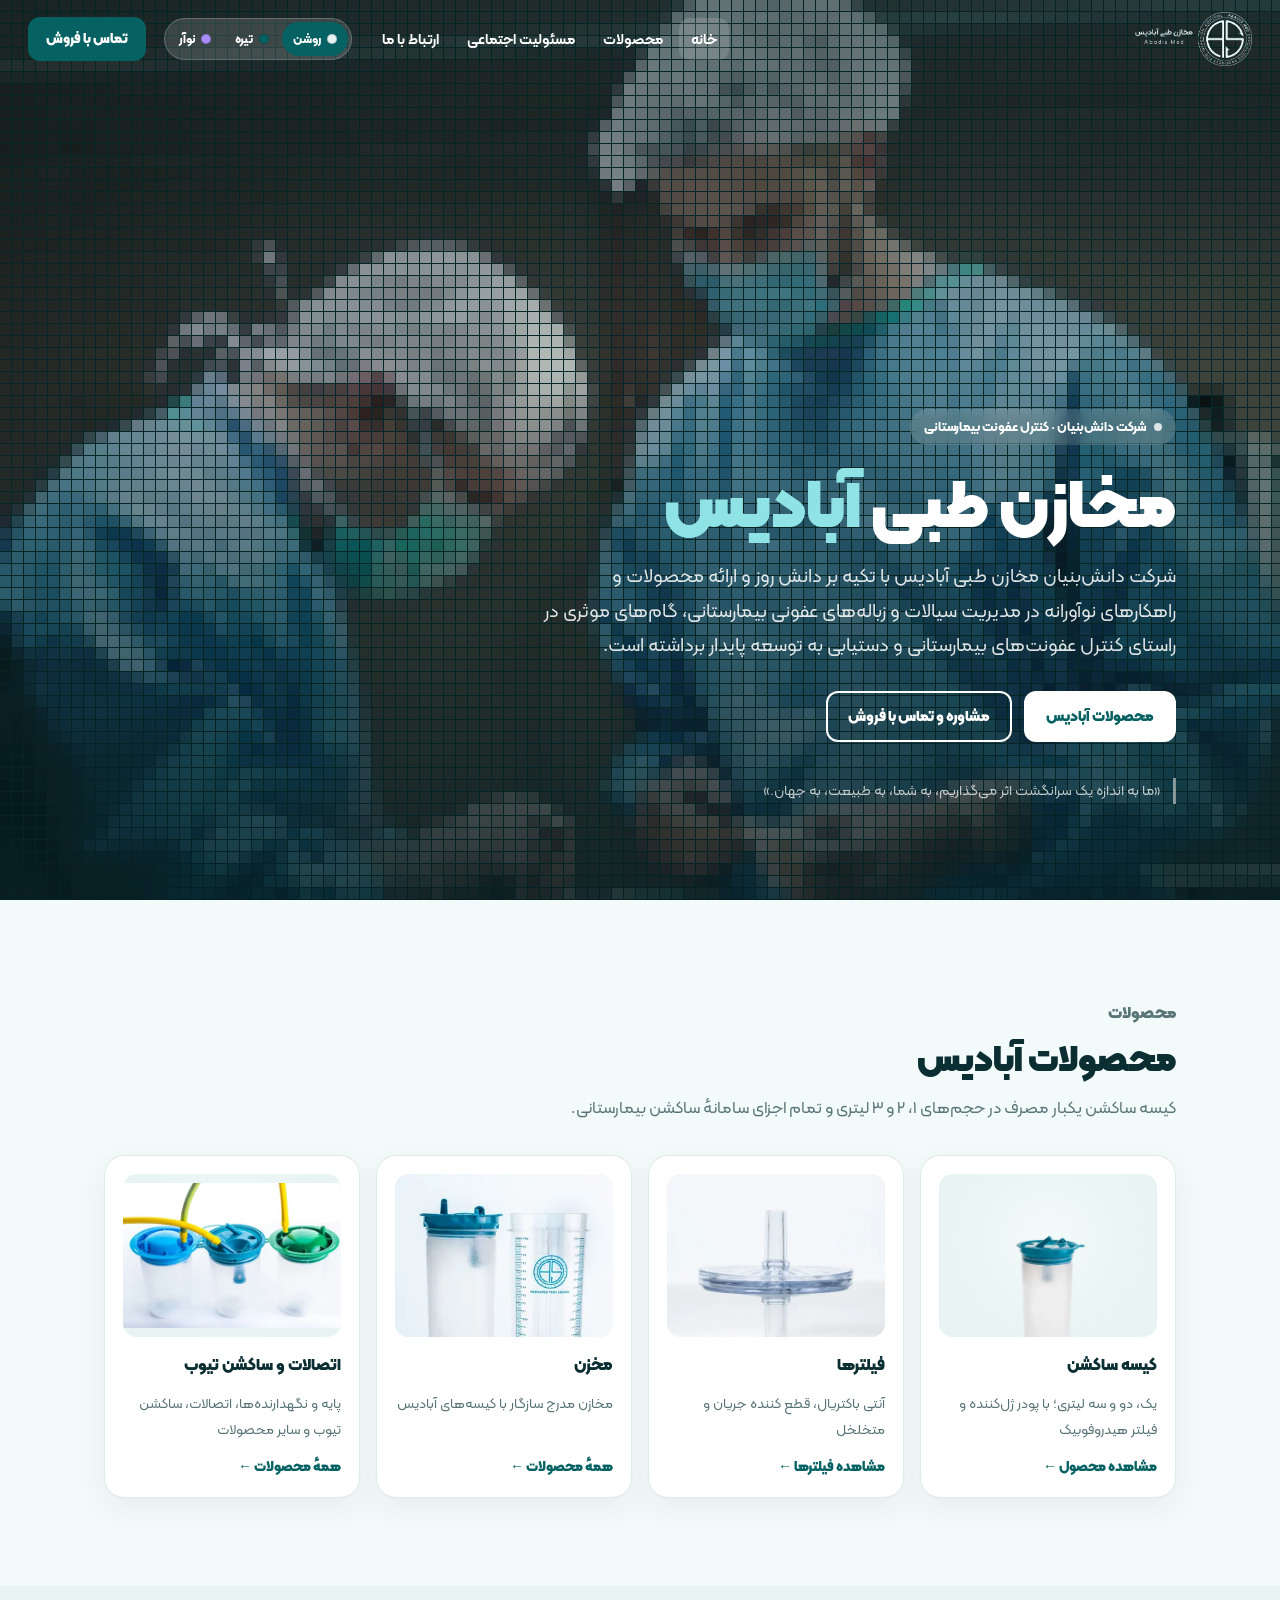
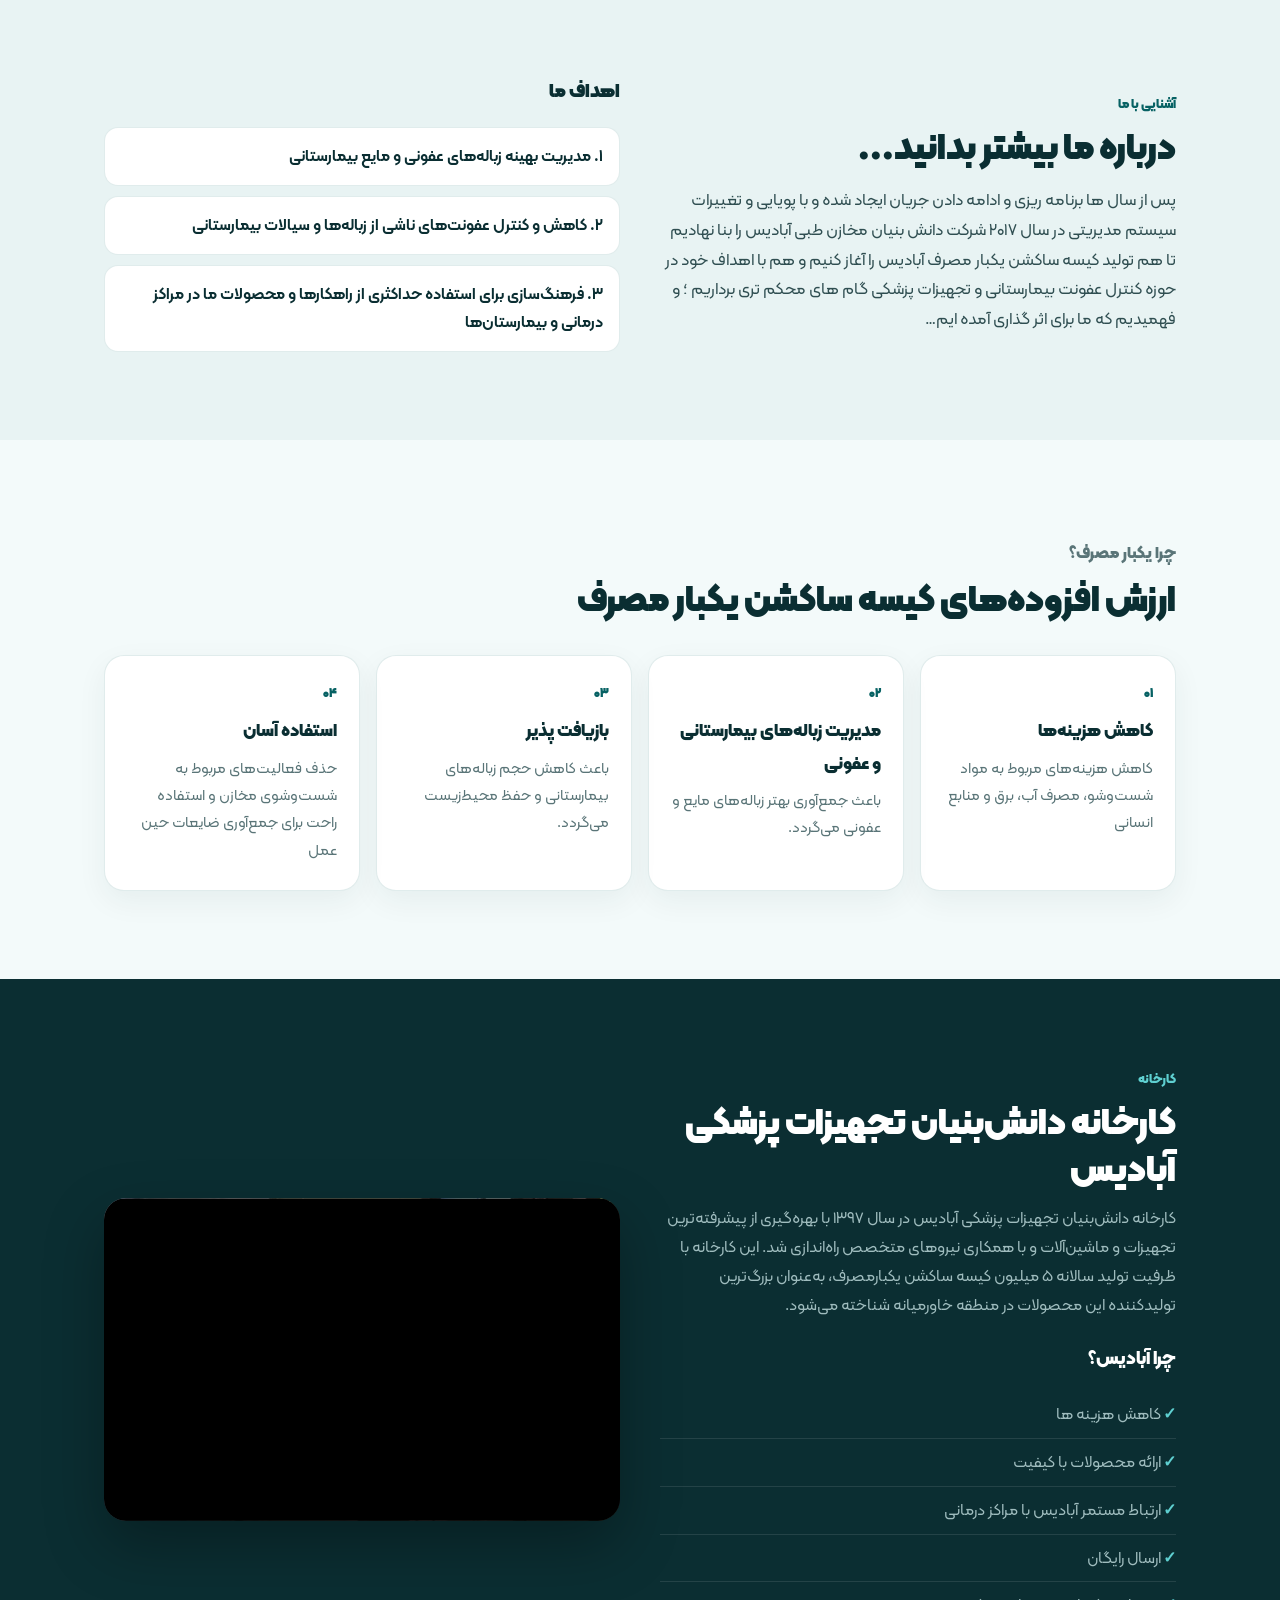
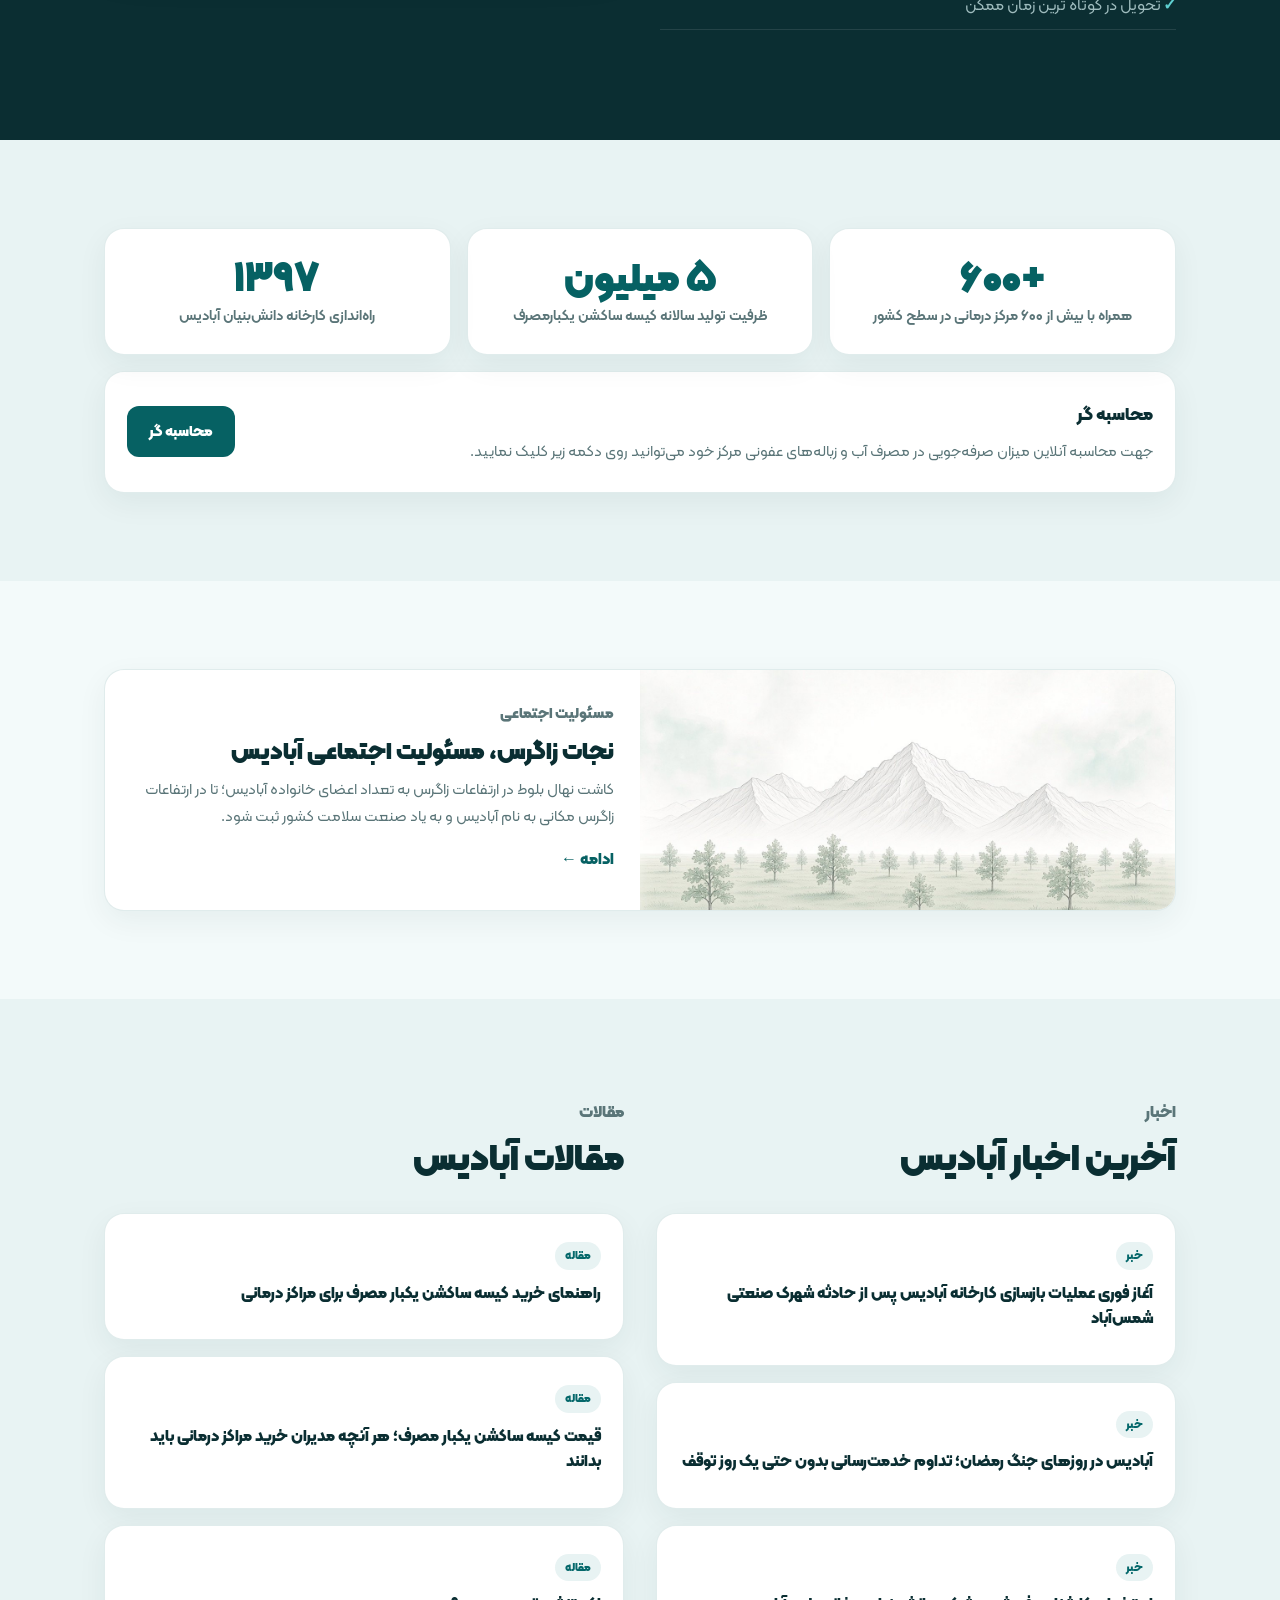
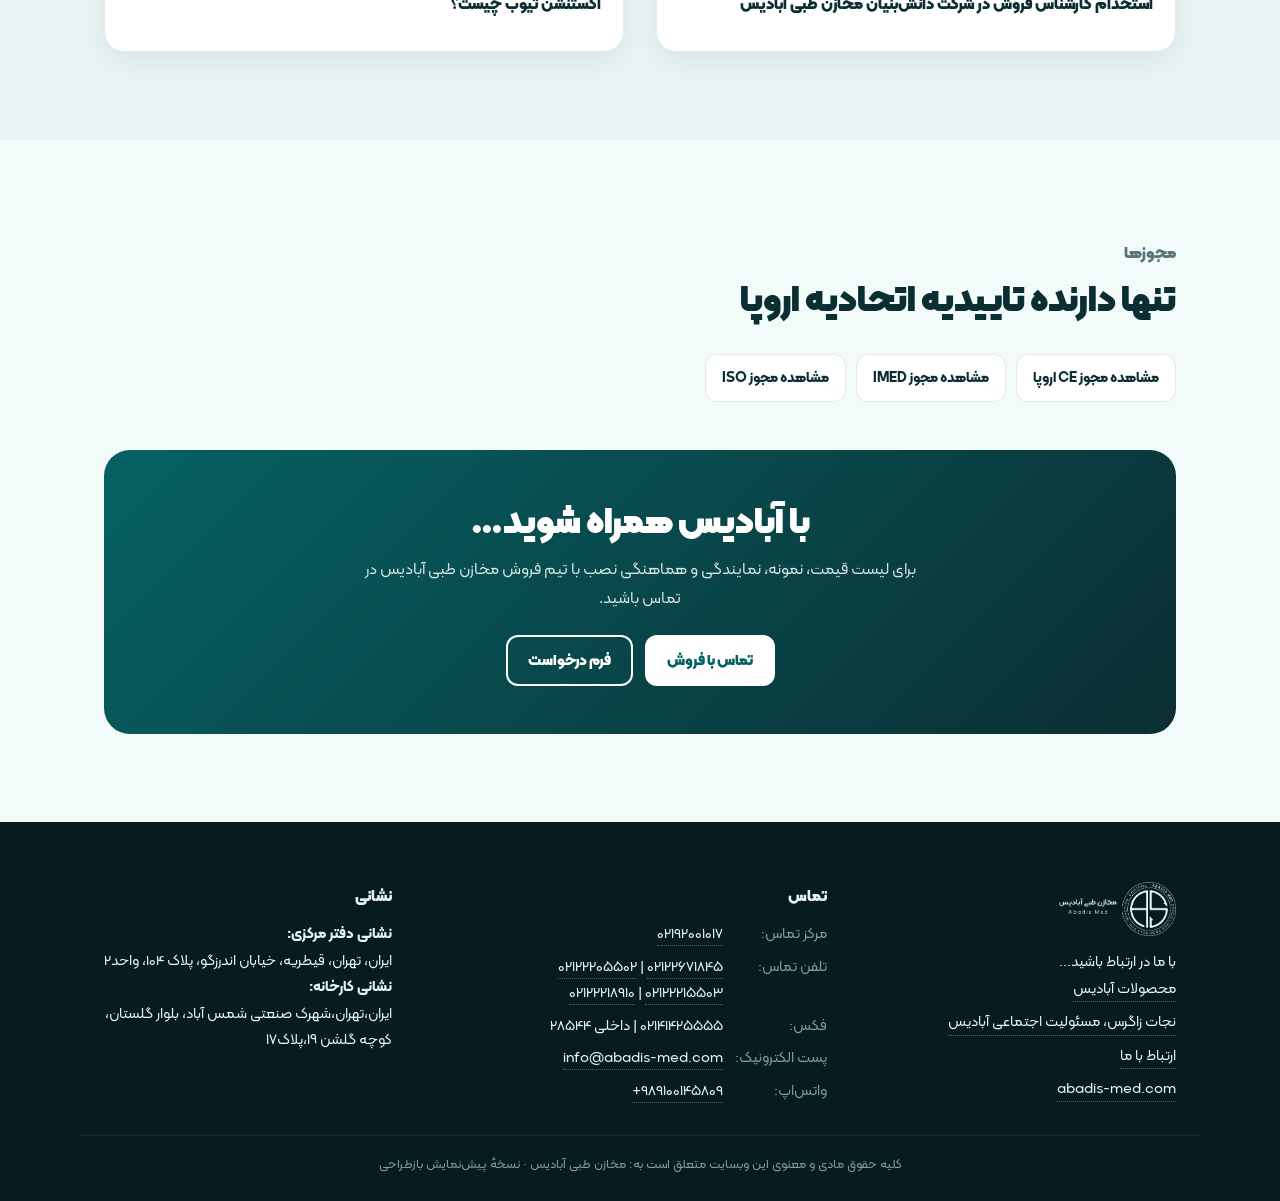
<file: redesign/index.html>
<!DOCTYPE html>
<html lang="fa" dir="rtl" data-theme="light">
<head>
<meta charset="UTF-8">
<meta name="viewport" content="width=device-width, initial-scale=1">
<title>مخازن طبی آبادیس — کیسه ساکشن یکبار مصرف</title>
<meta name="description" content="شرکت دانش‌بنیان مخازن طبی آبادیس؛ تولیدکننده کیسه ساکشن یکبار مصرف و راهکارهای مدیریت سیالات و زباله‌های عفونی بیمارستانی.">
<meta name="robots" content="noindex,nofollow">
<meta name="theme-color" content="#e8f3f3">
<script>(function(){var t;try{var q=new URLSearchParams(location.search).get('theme');if(q){localStorage.setItem('abadis-theme',q)}t=localStorage.getItem('abadis-theme')}catch(e){}var d=document.documentElement;d.dataset.theme=(t==='dark'||t==='noir')?t:'light';d.classList.add('js')})();</script>
<link rel="icon" href="favicon.ico" sizes="any">
<link rel="icon" type="image/png" sizes="32x32" href="assets/img/favicon-32.png">
<link rel="apple-touch-icon" href="assets/img/apple-touch-icon.png">
<meta property="og:locale" content="fa_IR"><meta property="og:site_name" content="مخازن طبی آبادیس">
<meta property="og:title" content="مخازن طبی آبادیس — کیسه ساکشن یکبار مصرف"><meta property="og:description" content="شرکت دانش‌بنیان مخازن طبی آبادیس؛ تولیدکننده کیسه ساکشن یکبار مصرف و راهکارهای مدیریت سیالات و زباله‌های عفونی بیمارستانی.">
<meta property="og:image" content="assets/img/og-image.jpg">
<link rel="preload" href="assets/fonts/kalameh/KalamehWeb-FaNum-Regular.woff2" as="font" type="font/woff2" crossorigin>
<link rel="preload" href="assets/fonts/kalameh/KalamehWeb-FaNum-Black.woff2" as="font" type="font/woff2" crossorigin>
<link rel="stylesheet" href="assets/css/site.css">

</head>
<body>
<a class="skip" href="#main">پرش به محتوا</a>
<header class="header" id="header">
  <a class="logo" href="" aria-label="مخازن طبی آبادیس — خانه">
    <img class="lg-light" src="assets/img/abadis-logo.png" width="658" height="309" alt="مخازن طبی آبادیس">
    <img class="lg-dark" src="assets/img/abadis-logo-on-teal.png" width="670" height="309" alt="مخازن طبی آبادیس">
  </a>
  <button class="menu-btn" type="button" aria-expanded="false" aria-controls="mainNav">منو</button>
  <nav class="nav" id="mainNav" aria-label="منوی اصلی"><a href="" aria-current="page">خانه</a><a href="products/">محصولات</a><a href="csr/">مسئولیت اجتماعی</a><a href="contact/">ارتباط با ما</a></nav>
  <div class="theme-switch" role="group" aria-label="حالت نمایش">
    <button type="button" data-set="light" aria-pressed="true"><span class="dot"></span>روشن</button>
    <button type="button" data-set="dark" aria-pressed="false"><span class="dot"></span>تیره</button>
    <button type="button" data-set="noir" aria-pressed="false"><span class="dot"></span>نوآر</button>
  </div>
  <a class="header-cta" href="contact/">تماس با فروش</a>
</header>
<main id="main">
  <section class="hero" aria-label="معرفی آبادیس">
    <div class="mosaic" data-tile="12" style="background-image:url('assets/media/hero-poster.jpg')" aria-hidden="true">
      <video muted loop playsinline autoplay preload="auto" poster="assets/media/hero-poster.jpg" disablepictureinpicture disableremoteplayback tabindex="-1">
        <source src="assets/media/hero-mosaic.mp4" type="video/mp4">
      </video>
    </div>
    <div class="hero-inner">
      <span class="chip">شرکت دانش‌بنیان · کنترل عفونت بیمارستانی</span>
      <h1>مخازن طبی <em>آبادیس</em></h1>
      <p class="lead">شرکت دانش‌بنیان مخازن طبی آبادیس با تکیه بر دانش روز و ارائه محصولات و راهکارهای نوآورانه در مدیریت سیالات و زباله‌های عفونی بیمارستانی، گام‌های موثری در راستای کنترل عفونت‌های بیمارستانی و دستیابی به توسعه پایدار برداشته است.</p>
      <div class="hero-actions">
        <a class="btn btn-primary" href="products/">محصولات آبادیس</a>
        <a class="btn btn-ghost" href="contact/">مشاوره و تماس با فروش</a>
      </div>
      <p class="hero-slogan">«ما به اندازه یک سرانگشت اثر می‌گذاریم، به شما، به طبیعت، به جهان.»</p>
    </div>
  </section>

  <section class="section" id="products">
    <div class="wrap">
      <div class="section-head reveal"><p class="eyebrow">محصولات</p><h2>محصولات آبادیس</h2>
        <p>کیسه ساکشن یکبار مصرف در حجم‌های ۱، ۲ و ۳ لیتری و تمام اجزای سامانهٔ ساکشن بیمارستانی.</p></div>
      <div class="grid g-4">
        <a class="pcard reveal" href="products/suction-bag/"><div class="ph"><img src="assets/img/p/p2-main.webp" width="900" height="900" alt="کیسه ساکشن ۲ لیتری آبادیس" loading="lazy"></div><strong>کیسه ساکشن</strong><span>یک، دو و سه لیتری؛ با پودر ژل‌کننده و فیلتر هیدروفوبیک</span><span class="go">مشاهده محصول ←</span></a>
        <a class="pcard reveal" href="products/suction-bag/#filters"><div class="ph"><img src="assets/img/filters/anti-1-t.webp" width="480" height="480" alt="فیلتر آنتی باکتریال آبادیس" loading="lazy"></div><strong>فیلترها</strong><span>آنتی باکتریال، قطع کننده جریان و متخلخل</span><span class="go">مشاهده فیلترها ←</span></a>
        <a class="pcard reveal" href="products/"><div class="ph"><img src="assets/img/p/p3-g1-t.webp" width="320" height="480" alt="مخزن مدرج و کیسه ساکشن آبادیس" loading="lazy"></div><strong>مخزن</strong><span>مخازن مدرج سازگار با کیسه‌های آبادیس</span><span class="go">همهٔ محصولات ←</span></a>
        <a class="pcard reveal" href="products/"><div class="ph"><img src="assets/img/p/p1-g4-t.webp" width="480" height="320" alt="کیسه‌های ساکشن با شلنگ‌های اتصال" loading="lazy"></div><strong>اتصالات و ساکشن تیوب</strong><span>پایه و نگهدارنده‌ها، اتصالات، ساکشن تیوب و سایر محصولات</span><span class="go">همهٔ محصولات ←</span></a>
      </div>
    </div>
  </section>

  <section class="section section--alt" id="about">
    <div class="wrap split">
      <div class="reveal">
        <p class="eyebrow">آشنایی با ما</p>
        <h2>درباره ما بیشتر بدانید...</h2>
        <div class="prose" style="margin-top:14px">
          <p>پس از سال ها برنامه ریزی و ادامه دادن جریان ایجاد شده و با پویایی و تغییرات سیستم مدیریتی در سال ۲۰۱۷ شرکت دانش بنیان مخازن طبی آبادیس را بنا نهادیم تا هم تولید کیسه ساکشن یکبار مصرف آبادیس را آغاز کنیم و هم با اهداف خود در حوزه کنترل عفونت بیمارستانی و تجهیزات پزشکی گام های محکم تری برداریم ؛ و فهمیدیم که ما برای اثر گذاری آمده ایم…</p>
        </div>
      </div>
      <div class="reveal">
        <h3 style="font-weight:900;font-size:1.2rem">اهداف ما</h3>
        <ul class="goals">
          <li>۱. مدیریت بهینه زباله‌های عفونی و مایع بیمارستانی</li>
          <li>۲. کاهش و کنترل عفونت‌های ناشی از زباله‌ها و سیالات بیمارستانی</li>
          <li>۳. فرهنگ‌سازی برای استفاده حداکثری از راهکارها و محصولات ما در مراکز درمانی و بیمارستان‌ها</li>
        </ul>
      </div>
    </div>
  </section>

  <section class="section" id="value">
    <div class="wrap">
      <div class="section-head reveal"><p class="eyebrow">چرا یکبار مصرف؟</p><h2>ارزش افزوده‌های کیسه ساکشن یکبار مصرف</h2></div>
      <div class="grid g-4">
        <article class="card reveal"><span class="num">۰۱</span><h3>کاهش هزینه‌ها</h3><p>کاهش هزینه‌های مربوط به مواد شست‌و‌شو، مصرف آب، برق و منابع انسانی</p></article>
        <article class="card reveal"><span class="num">۰۲</span><h3>مدیریت زباله‌های بیمارستانی و عفونی</h3><p>باعث جمع‌آوری بهتر زباله‌های مایع و عفونی می‌گردد.</p></article>
        <article class="card reveal"><span class="num">۰۳</span><h3>بازیافت پذیر</h3><p>باعث کاهش حجم زباله‌های بیمارستانی و حفظ محیط‌زیست می‌گردد.</p></article>
        <article class="card reveal"><span class="num">۰۴</span><h3>استفاده آسان</h3><p>حذف فعالیت‌های مربوط به شست‌و‌شوی مخازن و استفاده راحت برای جمع‌آوری ضایعات حین عمل</p></article>
      </div>
    </div>
  </section>

  <section class="section deep" id="factory">
    <div class="wrap split">
      <div class="reveal">
        <p class="eyebrow">کارخانه</p>
        <h2>کارخانه دانش‌بنیان تجهیزات پزشکی آبادیس</h2>
        <p style="margin-top:12px">کارخانه دانش‌بنیان تجهیزات پزشکی آبادیس در سال ۱۳۹۷ با بهره‌گیری از پیشرفته‌ترین تجهیزات و ماشین‌آلات و با همکاری نیروهای متخصص راه‌اندازی شد. این کارخانه با ظرفیت تولید سالانه ۵ میلیون کیسه ساکشن یکبارمصرف، به‌عنوان بزرگ‌ترین تولیدکننده این محصولات در منطقه خاورمیانه شناخته می‌شود.</p>
        <h3 style="color:#fff;font-weight:800;margin-top:22px">چرا آبادیس؟</h3>
        <ul class="checks">
          <li>کاهش هزینه ها</li><li>ارائه محصولات با کیفیت</li><li>ارتباط مستمر آبادیس با مراکز درمانی</li><li>ارسال رایگان</li><li>تحویل در کوتاه ترین زمان ممکن</li>
        </ul>
      </div>
      <div class="media-frame reveal"><div class="mosaic" data-tile="10" style="background-image:url('assets/media/or-poster.jpg')" aria-hidden="true">
      <video muted loop playsinline autoplay preload="auto" poster="assets/media/or-poster.jpg" disablepictureinpicture disableremoteplayback tabindex="-1">
        <source src="assets/media/or-mosaic.mp4" type="video/mp4">
      </video>
    </div></div>
    </div>
  </section>

  <section class="section section--alt" id="impact">
    <div class="wrap">
      <div class="grid g-3">
        <div class="card stat reveal"><strong>+۶۰۰</strong><span>همراه با بیش از ۶۰۰ مرکز درمانی در سطح کشور</span></div>
        <div class="card stat reveal"><strong>۵ میلیون</strong><span>ظرفیت تولید سالانه کیسه ساکشن یکبارمصرف</span></div>
        <div class="card stat reveal"><strong>۱۳۹۷</strong><span>راه‌اندازی کارخانه دانش‌بنیان آبادیس</span></div>
      </div>
      <div class="card reveal" style="margin-top:16px;display:flex;flex-wrap:wrap;gap:16px;align-items:center;justify-content:space-between">
        <div><h3>محاسبه گر</h3><p>جهت محاسبه آنلاین میزان صرفه‌جویی در مصرف آب و زباله‌های عفونی مرکز خود می‌توانید روی دکمه زیر کلیک نمایید.</p></div>
        <a class="btn btn-primary" href="https://abadis-med.com/محاسبه-گر/" target="_blank" rel="noopener">محاسبه گر</a>
      </div>
    </div>
  </section>

  <section class="section" id="csr-teaser">
    <div class="wrap">
      <a class="card reveal" href="csr/" style="display:grid;grid-template-columns:minmax(0,1fr) minmax(0,1fr);gap:0;padding:0;overflow:hidden;text-decoration:none;color:inherit">
        <div style="background:url('assets/img/zagros-koh.jpg') center/cover;min-height:240px" role="img" aria-label="نقاشی کوه‌های زاگرس و بلوط"></div>
        <div style="padding:30px 26px"><p class="eyebrow">مسئولیت اجتماعی</p><h2 style="font-size:1.5rem">نجات زاگرس، مسئولیت اجتماعی آبادیس</h2><p style="margin-top:10px">کاشت نهال بلوط در ارتفاعات زاگرس به تعداد اعضای خانواده آبادیس؛ تا در ارتفاعات زاگرس مکانی به نام آبادیس و به یاد صنعت سلامت کشور ثبت شود.</p><span class="pcard go" style="all:unset;color:var(--brand);font-weight:800;display:inline-block;margin-top:14px">ادامه ←</span></div>
      </a>
    </div>
  </section>

  <section class="section section--alt" id="news">
    <div class="wrap grid g-2" style="gap:32px">
      <div>
        <div class="section-head reveal"><p class="eyebrow">اخبار</p><h2>آخرین اخبار آبادیس</h2></div>
        <div class="grid">
          <a class="card teaser reveal" href="https://abadis-med.com/آخرین-اخبار/" target="_blank" rel="noopener"><span class="tag">خبر</span><h3>آغاز فوری عملیات بازسازی کارخانه آبادیس پس از حادثه شهرک صنعتی شمس‌آباد</h3></a>
          <a class="card teaser reveal" href="https://abadis-med.com/آخرین-اخبار/" target="_blank" rel="noopener"><span class="tag">خبر</span><h3>آبادیس در روزهای جنگ رمضان؛ تداوم خدمت‌رسانی بدون حتی یک روز توقف</h3></a>
          <a class="card teaser reveal" href="https://abadis-med.com/آخرین-اخبار/" target="_blank" rel="noopener"><span class="tag">خبر</span><h3>استخدام کارشناس فروش در شرکت دانش‌بنیان مخازن طبی آبادیس</h3></a>
        </div>
      </div>
      <div>
        <div class="section-head reveal"><p class="eyebrow">مقالات</p><h2>مقالات آبادیس</h2></div>
        <div class="grid">
          <a class="card teaser reveal" href="https://abadis-med.com/مقالات/" target="_blank" rel="noopener"><span class="tag">مقاله</span><h3>راهنمای خرید کیسه ساکشن یکبار مصرف برای مراکز درمانی</h3></a>
          <a class="card teaser reveal" href="https://abadis-med.com/مقالات/" target="_blank" rel="noopener"><span class="tag">مقاله</span><h3>قیمت کیسه ساکشن یکبار مصرف؛ هر آنچه مدیران خرید مراکز درمانی باید بدانند</h3></a>
          <a class="card teaser reveal" href="https://abadis-med.com/مقالات/" target="_blank" rel="noopener"><span class="tag">مقاله</span><h3>اکستنشن تیوب چیست؟</h3></a>
        </div>
      </div>
    </div>
  </section>

  <section class="section" id="certs">
    <div class="wrap">
      <div class="section-head reveal"><p class="eyebrow">مجوزها</p><h2>تنها دارنده تاییدیه اتحادیه اروپا</h2></div>
      <div class="certs reveal"><a href="https://abadis-med.com/" target="_blank" rel="noopener">مشاهده مجوز CE اروپا</a><a href="https://abadis-med.com/" target="_blank" rel="noopener">مشاهده مجوز IMED</a><a href="https://abadis-med.com/" target="_blank" rel="noopener">مشاهده مجوز ISO</a></div>
      <div class="cta-band reveal" style="margin-top:48px">
        <h2>با آبادیس همراه شوید…</h2>
        <p>برای لیست قیمت، نمونه، نمایندگی و هماهنگی نصب با تیم فروش مخازن طبی آبادیس در تماس باشید.</p>
        <div class="cta-actions"><a class="btn btn-light" href="tel:+982192001017">تماس با فروش</a><a class="btn btn-ghost" href="contact/">فرم درخواست</a></div>
      </div>
    </div>
  </section>
</main>
<footer class="site-footer">
  <div class="wrap foot-inner">
    <div>
      <img src="assets/img/abadis-logo-on-teal.png" width="670" height="309" alt="مخازن طبی آبادیس" loading="lazy">
      <p>با ما در ارتباط باشید...</p>
      <div class="foot-links">
        <a href="products/">محصولات آبادیس</a>
        <a href="csr/">نجات زاگرس، مسئولیت اجتماعی آبادیس</a>
        <a href="contact/">ارتباط با ما</a>
        <a href="https://abadis-med.com/" target="_blank" rel="noopener">abadis-med.com</a>
      </div>
    </div>
    <div>
      <h3>تماس</h3>
      <dl>
        <dt>مرکز تماس:</dt><dd><a href="tel:+982192001017" dir="ltr">02192001017</a></dd>
        <dt>تلفن تماس:</dt><dd><a href="tel:+982122671845" dir="ltr">02122671845</a> | <a href="tel:+982122205502" dir="ltr">02122205502</a><br><a href="tel:+982122215503" dir="ltr">02122215503</a> | <a href="tel:+982122218910" dir="ltr">02122218910</a></dd>
        <dt>فکس:</dt><dd><span dir="ltr">02141425555</span> | داخلی 28544</dd>
        <dt>پست الکترونیک:</dt><dd><a href="mailto:info@abadis-med.com">info@abadis-med.com</a></dd>
        <dt>واتس‌اپ:</dt><dd><a href="https://wa.me/989100145809" target="_blank" rel="noopener" dir="ltr">+989100145809</a></dd>
      </dl>
    </div>
    <div>
      <h3>نشانی</h3>
      <p><b>نشانی دفتر مرکزی:</b><br>ایران، تهران، قیطریه، خیابان اندرزگو، پلاک 104، واحد2</p>
      <p><b>نشانی کارخانه:</b><br>ایران،تهران،شهرک صنعتی شمس آباد، بلوار گلستان، کوچه گلشن ۱۹،پلاک۱۷</p>
    </div>
  </div>
  <div class="wrap foot-copy">کلیه حقوق مادی و معنوی این وبسایت متعلق است به: مخازن طبی آبادیس · نسخهٔ پیش‌نمایش بازطراحی</div>
</footer>
<script src="assets/js/site.js" defer></script>

</body>
</html>
</file>
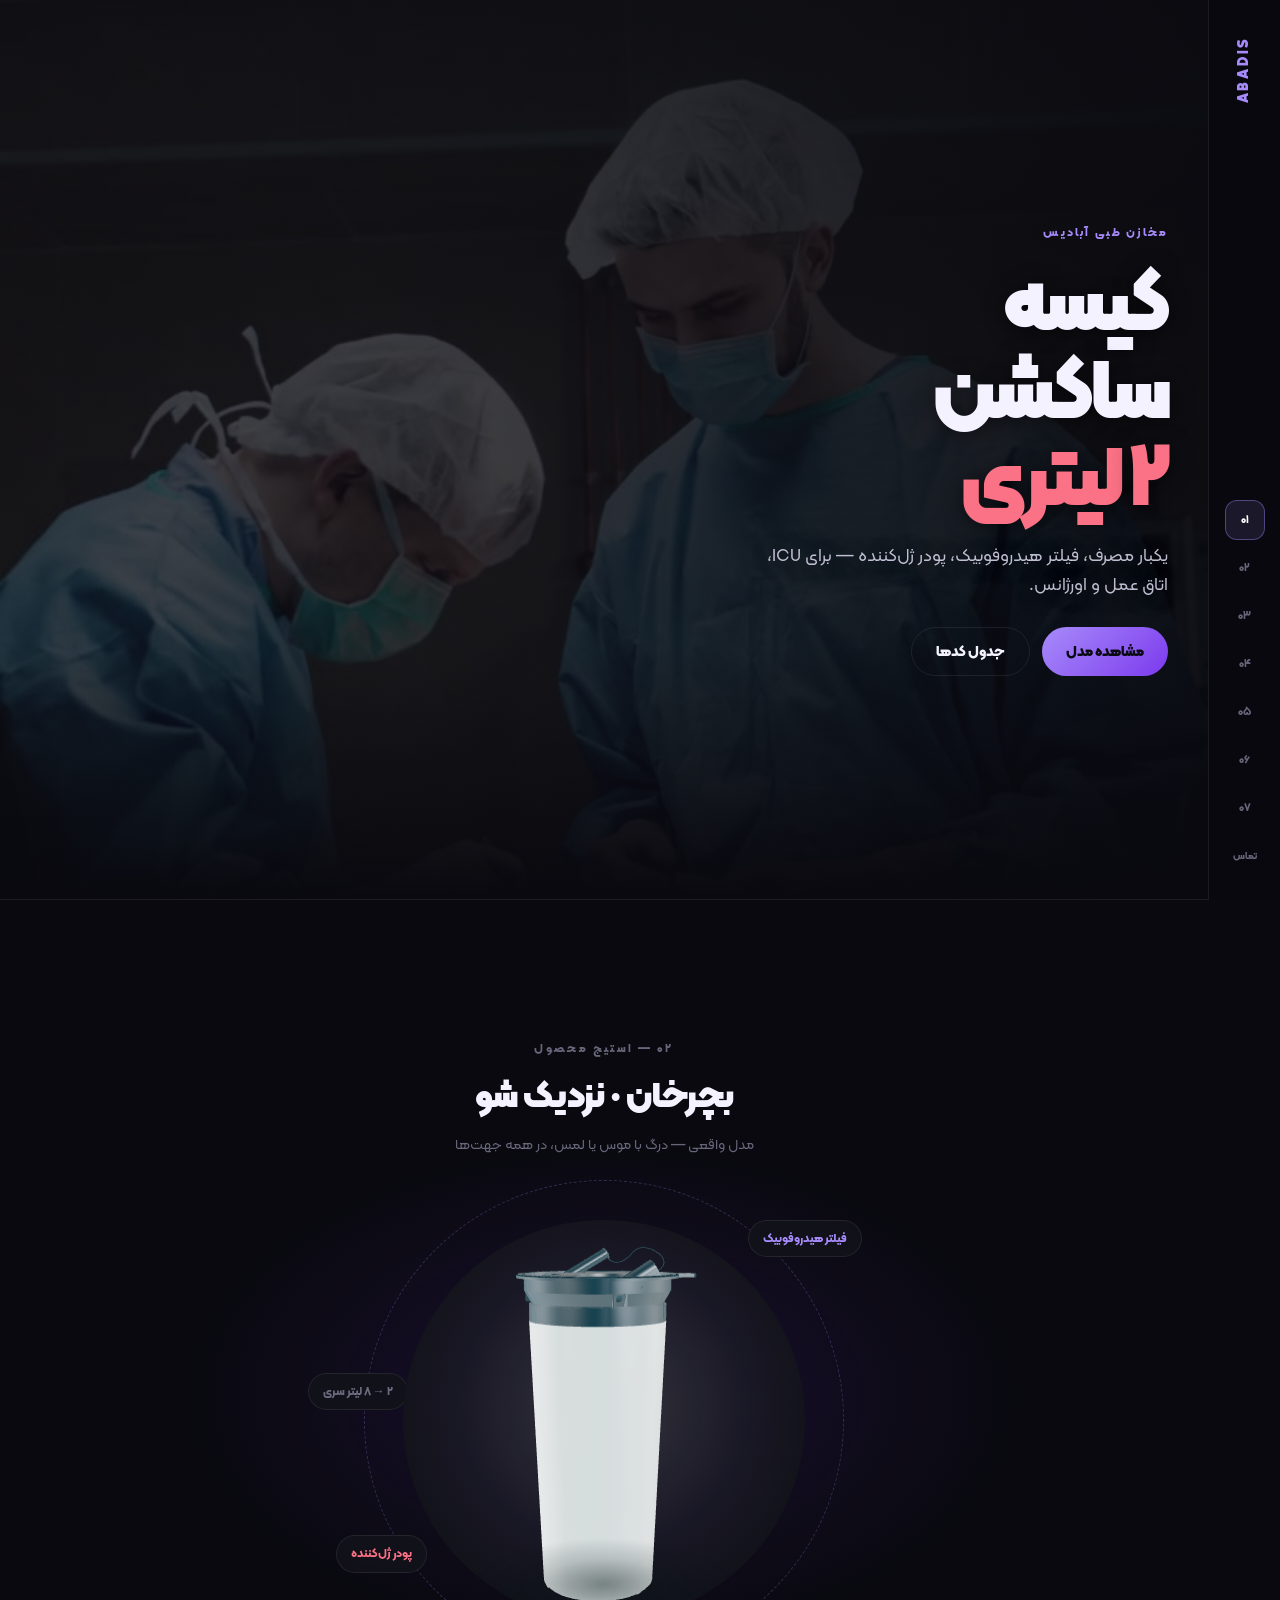
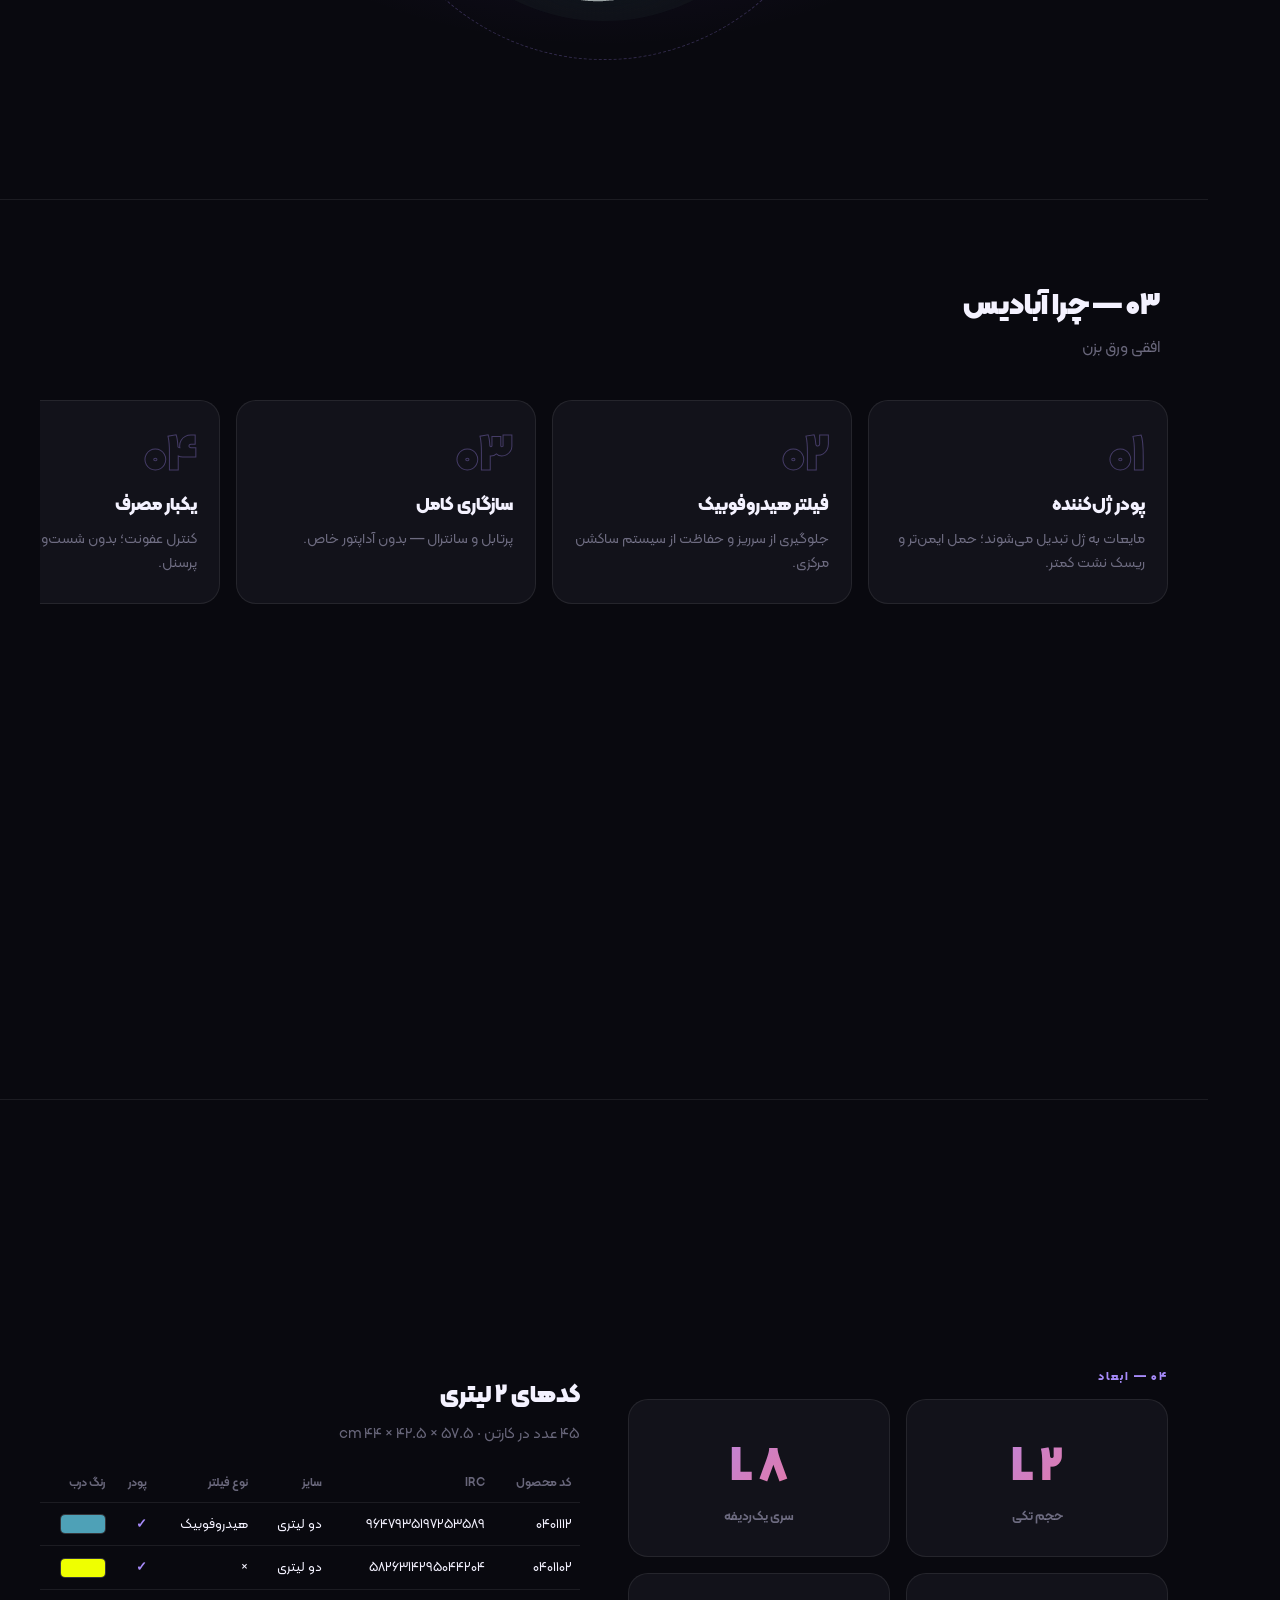
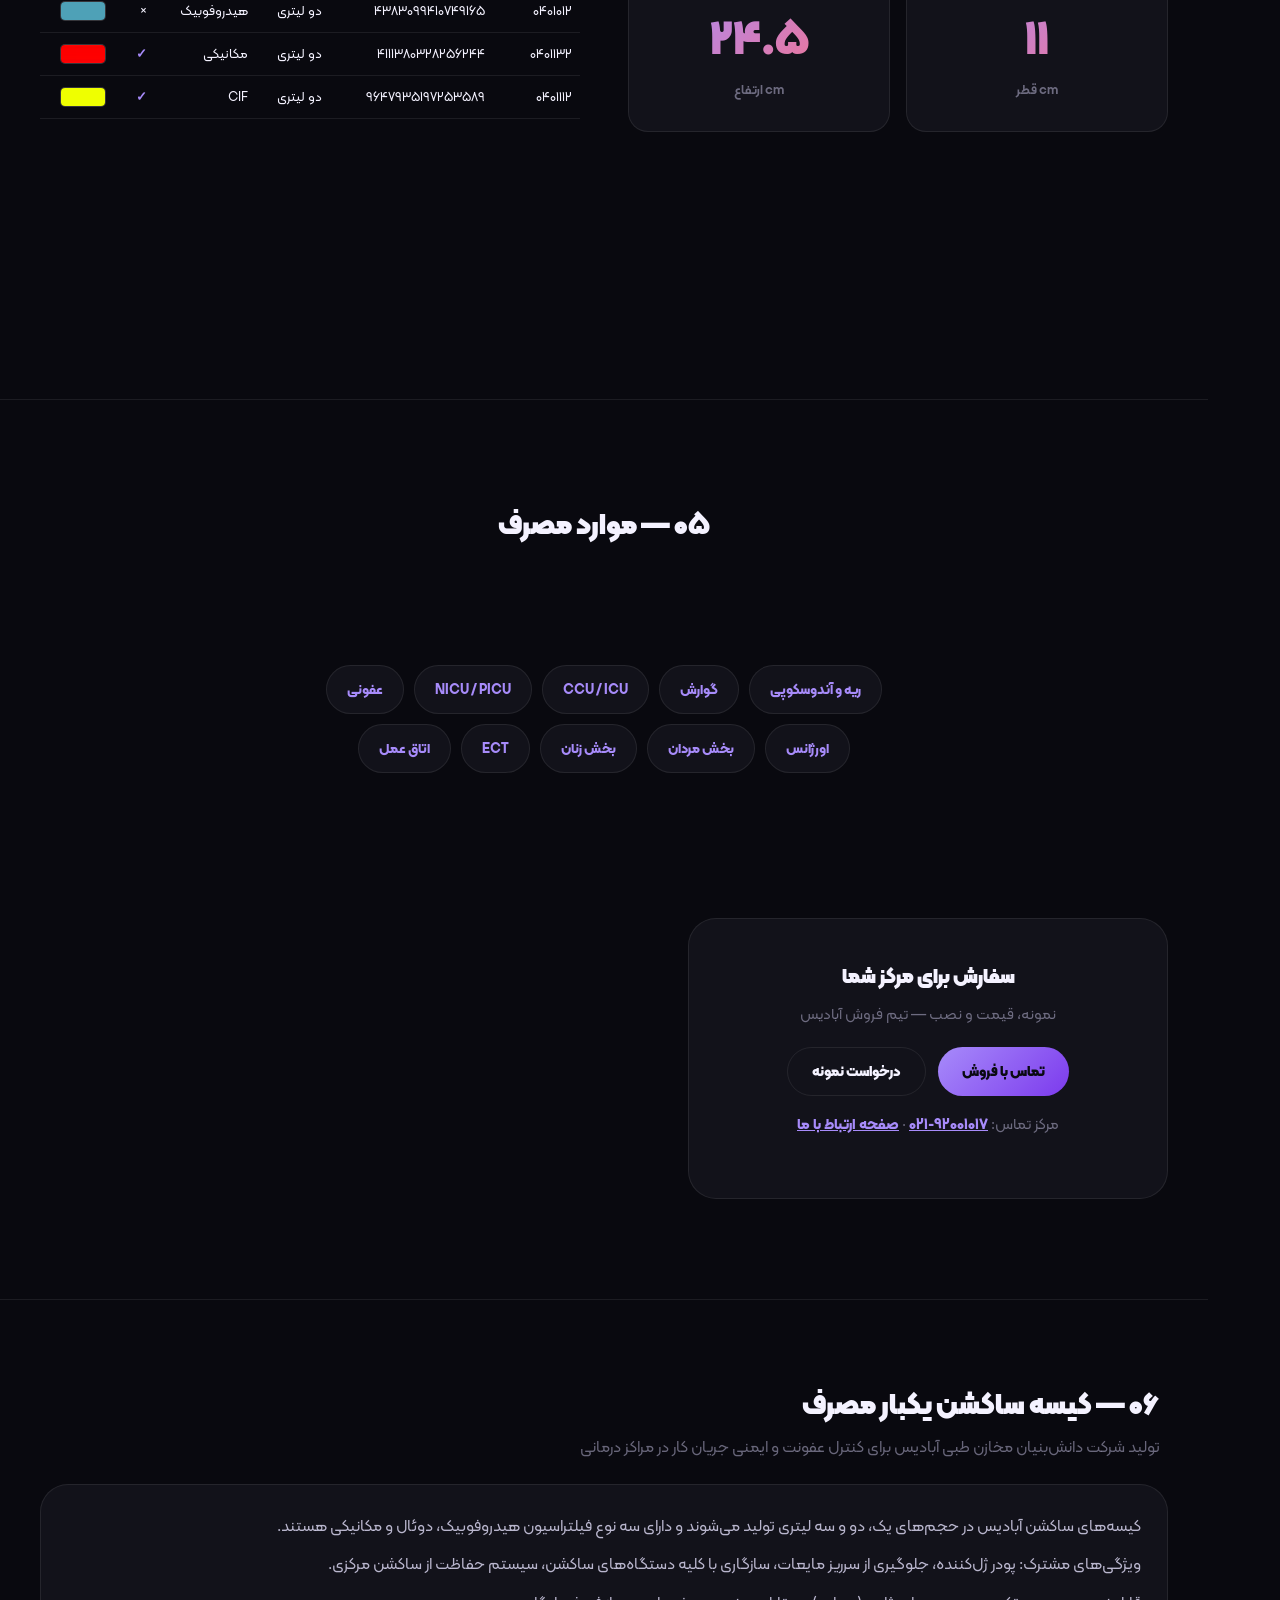
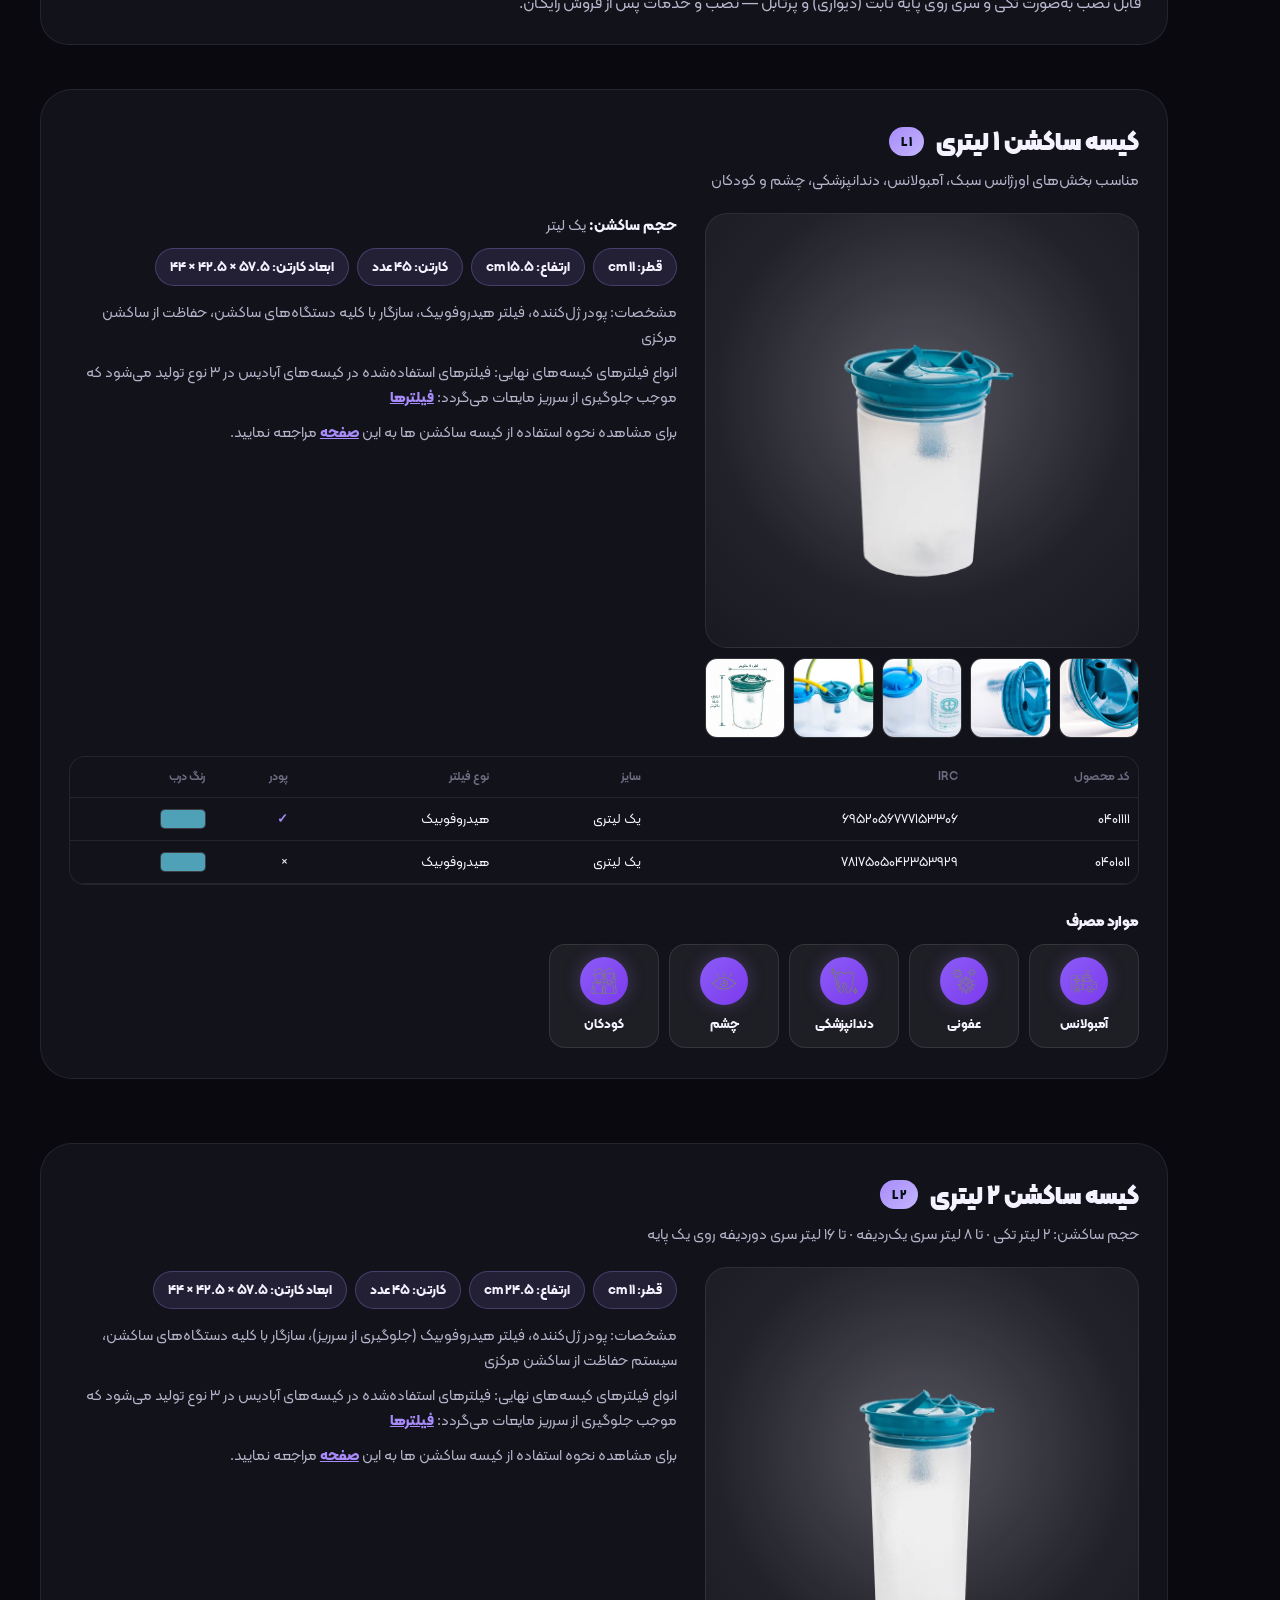
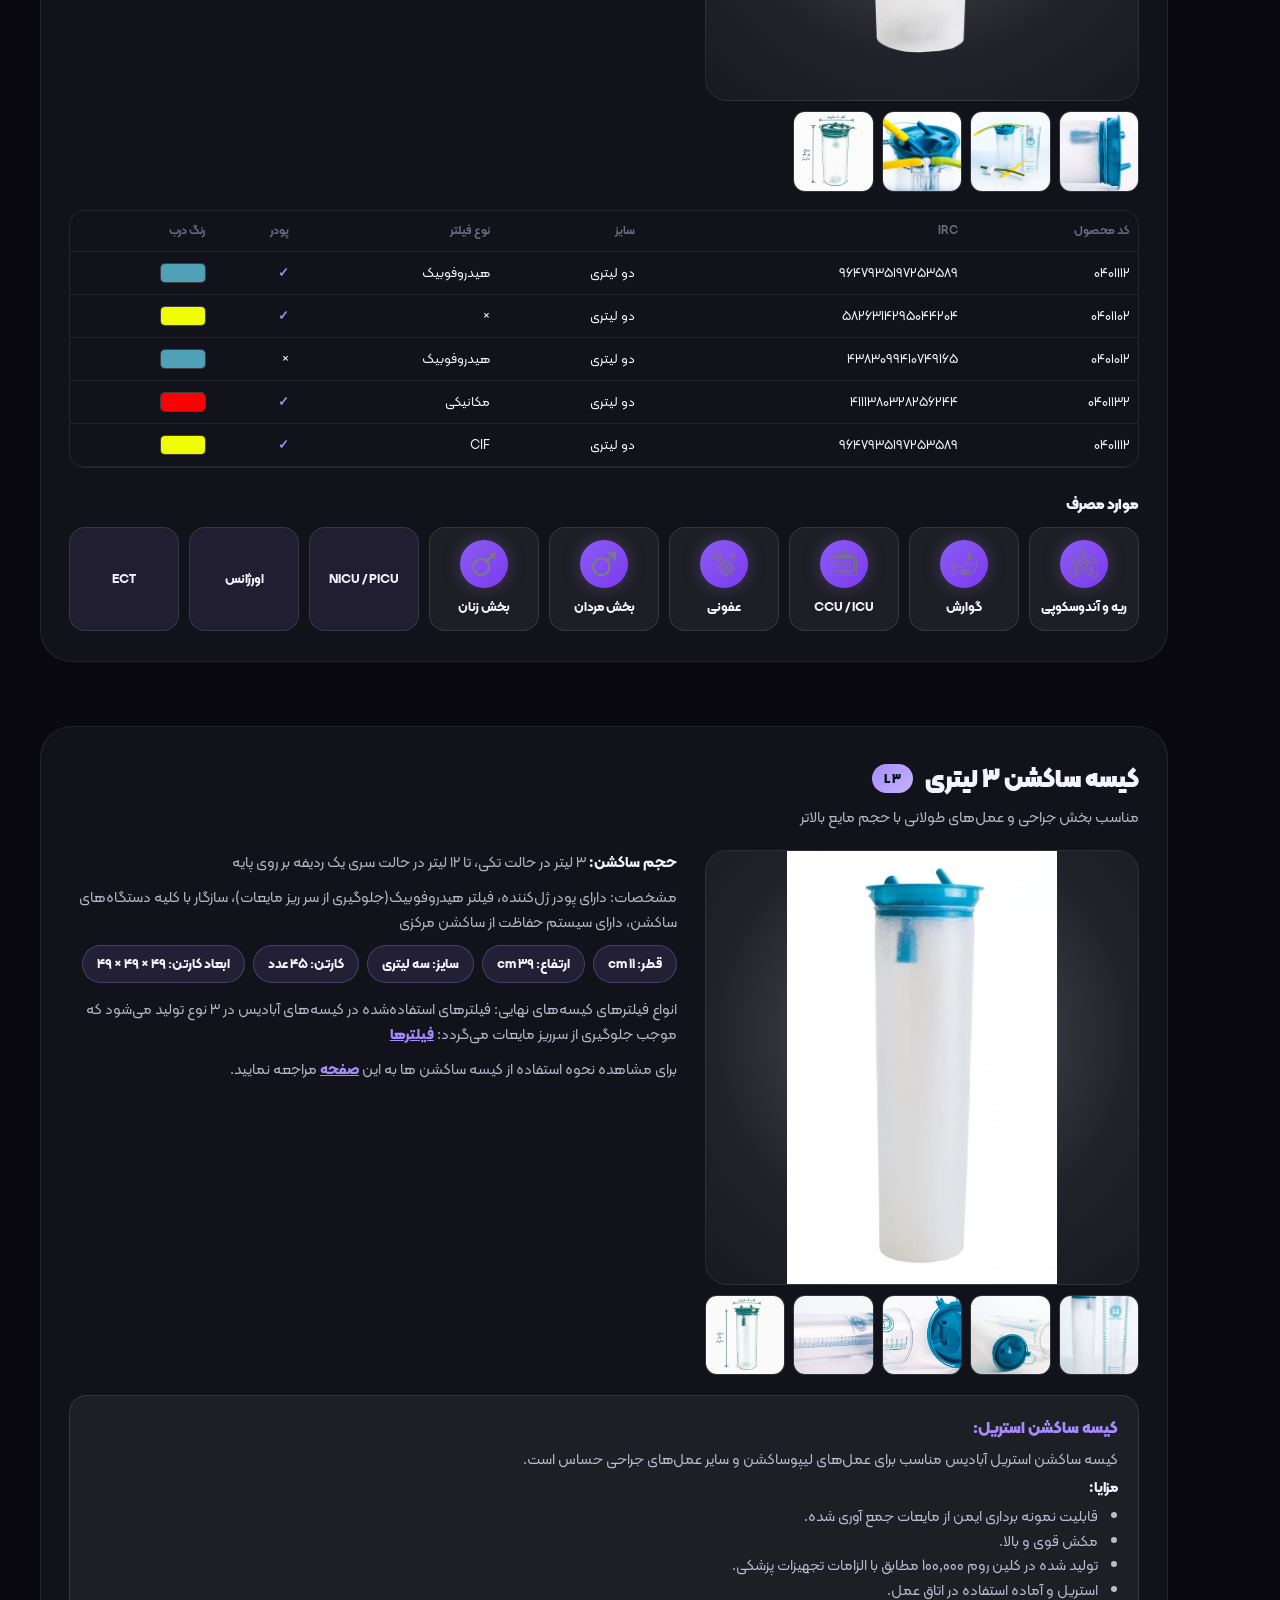
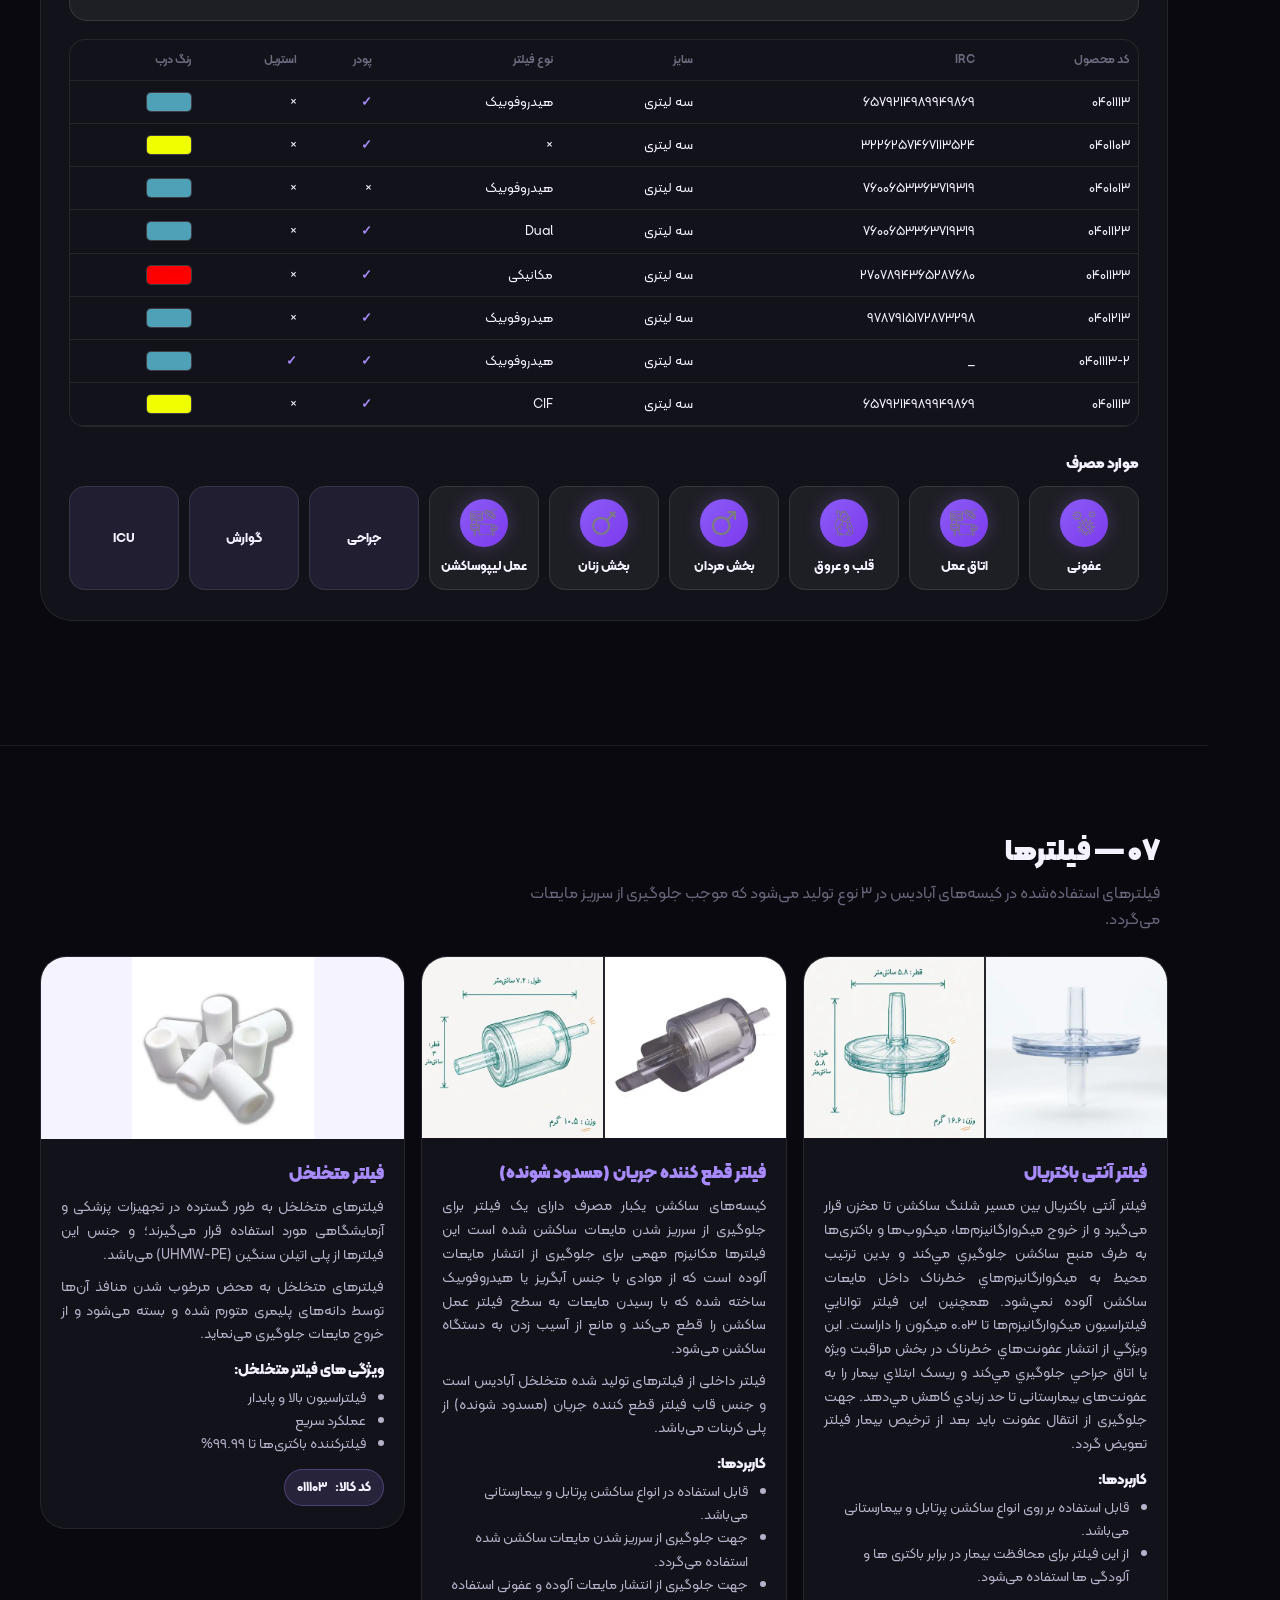
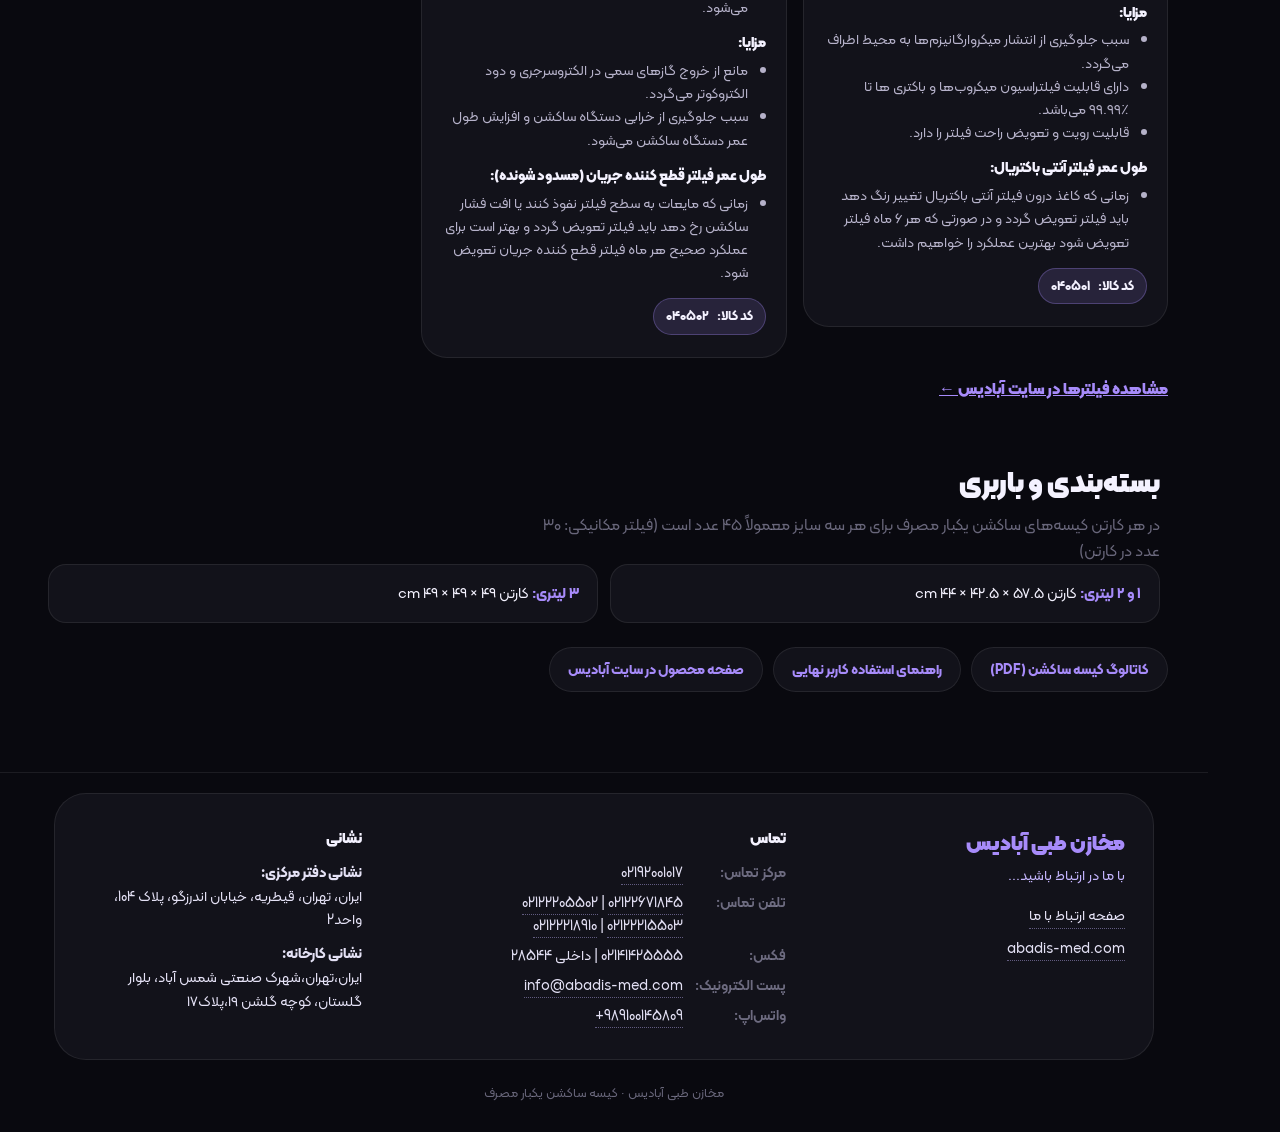
<file: stage/index.html>
<!DOCTYPE html>
<html lang="fa" dir="rtl">
<head>
<meta charset="UTF-8" />
<meta name="viewport" content="width=device-width, initial-scale=1" />
<title>کیسه ساکشن آبادیس — مخازن طبی آبادیس</title>
<meta name="description" content="کیسه ساکشن یکبار مصرف آبادیس در حجم‌های ۱، ۲ و ۳ لیتری؛ دارای پودر ژل‌کننده، فیلتر هیدروفوبیک و سیستم حفاظت از ساکشن مرکزی، سازگار با کلیه دستگاه‌های ساکشن." />
<meta name="theme-color" content="#09090f" />
<link rel="canonical" href="https://siaamak-ghodsi.github.io/abadis-scroll-scrub-demo/stage/" />
<link rel="icon" href="./favicon.ico" sizes="any" />
<link rel="icon" type="image/png" sizes="32x32" href="./img/favicon-32.png" />
<link rel="apple-touch-icon" href="./img/apple-touch-icon.png" />
<meta property="og:type" content="website" />
<meta property="og:locale" content="fa_IR" />
<meta property="og:site_name" content="مخازن طبی آبادیس" />
<meta property="og:title" content="کیسه ساکشن یکبار مصرف آبادیس" />
<meta property="og:description" content="یک، دو و سه لیتری — با پودر ژل‌کننده، فیلتر هیدروفوبیک و سازگاری کامل با دستگاه‌های ساکشن بیمارستانی" />
<meta property="og:url" content="https://siaamak-ghodsi.github.io/abadis-scroll-scrub-demo/stage/" />
<meta property="og:image" content="https://siaamak-ghodsi.github.io/abadis-scroll-scrub-demo/stage/img/og-image.jpg" />
<meta property="og:image:width" content="1200" />
<meta property="og:image:height" content="630" />
<meta name="twitter:card" content="summary_large_image" />
<meta name="twitter:image" content="https://siaamak-ghodsi.github.io/abadis-scroll-scrub-demo/stage/img/og-image.jpg" />
<link rel="preload" href="./fonts/kalameh/KalamehWeb-FaNum-Regular.woff2" as="font" type="font/woff2" crossorigin />
<link rel="preload" href="./fonts/kalameh/KalamehWeb-FaNum-Black.woff2" as="font" type="font/woff2" crossorigin />
<script type="importmap">
{"imports":{"three":"./vendor/three/build/three.module.js","three/addons/":"./vendor/three/examples/jsm/"}}
</script>
<style>
@font-face{font-family:"Kalameh";src:url("./fonts/kalameh/KalamehWeb-FaNum-Regular.woff2") format("woff2");font-weight:400;font-display:swap}
@font-face{font-family:"Kalameh";src:url("./fonts/kalameh/KalamehWeb-FaNum-Medium.woff2") format("woff2");font-weight:500;font-display:swap}
@font-face{font-family:"Kalameh";src:url("./fonts/kalameh/KalamehWeb-FaNum-SemiBold.woff2") format("woff2");font-weight:600;font-display:swap}
@font-face{font-family:"Kalameh";src:url("./fonts/kalameh/KalamehWeb-FaNum-Bold.woff2") format("woff2");font-weight:700;font-display:swap}
@font-face{font-family:"Kalameh";src:url("./fonts/kalameh/KalamehWeb-FaNum-ExtraBold.woff2") format("woff2");font-weight:800;font-display:swap}
@font-face{font-family:"Kalameh";src:url("./fonts/kalameh/KalamehWeb-FaNum-Black.woff2") format("woff2");font-weight:900;font-display:swap}

:root{
  --bg:#09090f;
  --panel:#12121a;
  --line:rgba(255,255,255,0.08);
  --text:#f4f2ff;
  --dim:rgba(200,195,230,0.5);
  --a:#a78bfa;
  --a2:#7c3aed;
  --rose:#fb7185;
  --font:"Kalameh",Tahoma,sans-serif;
  --ease:cubic-bezier(.16,1,.3,1);
}
*{box-sizing:border-box;margin:0;padding:0}
html{scroll-behavior:smooth}
body{font-family:var(--font);background:var(--bg);color:var(--text);line-height:1.65;overflow-x:hidden}

/* LEFT RAIL */
.rail{
  position:fixed;top:0;right:0;bottom:0;width:72px;z-index:50;
  display:flex;flex-direction:column;align-items:center;
  padding:24px 0;gap:8px;
  border-left:1px solid var(--line);
  background:rgba(9,9,15,0.85);backdrop-filter:blur(16px);
}
.rail .mark{
  writing-mode:vertical-rl;transform:rotate(180deg);
  font-weight:900;font-size:0.85rem;letter-spacing:0.2em;
  color:var(--a);margin-bottom:auto;padding:12px 0;
}
.rail a{
  width:40px;height:40px;border-radius:12px;
  display:flex;align-items:center;justify-content:center;
  color:var(--dim);text-decoration:none;font-size:0.7rem;font-weight:700;
  border:1px solid transparent;transition:all .25s;
}
.rail a:hover,.rail a.on{
  color:#fff;border-color:rgba(167,139,250,0.4);
  background:rgba(167,139,250,0.12);
}
@media(max-width:800px){
  .rail{width:100%;height:56px;top:auto;bottom:0;right:0;left:0;flex-direction:row;
    border-left:none;border-top:1px solid var(--line);padding:0 12px;justify-content:space-around}
  .rail .mark{display:none}
  body{padding-bottom:56px}
}

/* SNAP SECTIONS */
.stage{margin-left:0;margin-right:72px}
@media(max-width:800px){.stage{margin-right:0}}

.panel{
  min-height:100vh;
  display:grid;
  align-items:center;
  padding:48px 40px;
  position:relative;
  border-bottom:1px solid var(--line);
}
@media(max-width:800px){.panel{padding:32px 18px;min-height:auto;padding-block:64px}}

/* PANEL 01 — TYPO + VIDEO STRIP */
.p1{grid-template-columns:1.2fr 0.8fr;gap:40px}
@media(max-width:900px){.p1{grid-template-columns:1fr}}
.p1 .eyebrow{
  font-size:0.75rem;font-weight:700;letter-spacing:0.18em;
  color:var(--a);margin-bottom:16px;
}
.p1 h1{
  font-size:clamp(2.8rem,7vw,5.2rem);font-weight:900;line-height:1.05;
  letter-spacing:-0.04em;margin-bottom:20px;
}
.p1 h1 i{font-style:normal;color:var(--rose)}
.p1 .lead{font-size:1.1rem;color:var(--dim);max-width:420px;margin-bottom:28px}
.p1 .actions{display:flex;gap:12px;flex-wrap:wrap}
.btn{
  display:inline-flex;align-items:center;padding:12px 24px;border-radius:999px;
  font-family:inherit;font-weight:800;font-size:0.9rem;border:none;cursor:pointer;
  transition:transform .25s,box-shadow .25s;
}
.btn-fill{background:linear-gradient(135deg,var(--a),var(--a2));color:#0a0a12}
.btn-fill:hover{transform:translateY(-2px);box-shadow:0 12px 32px rgba(124,58,237,0.4)}
.btn-line{background:transparent;color:var(--text);border:1px solid var(--line)}
.btn-line:hover{border-color:var(--a);color:var(--a)}

.video-frame{
  position:relative;border-radius:24px;overflow:hidden;
  aspect-ratio:3/4;max-height:70vh;border:1px solid var(--line);
  background:#000;
}
.video-frame video{width:100%;height:100%;object-fit:cover;opacity:0.85}
/* p1: the video is a soft full-bleed background */
.p1{isolation:isolate;overflow:hidden}
.p1 .video-frame{position:absolute;inset:0;z-index:-1;border-radius:0;border:none;aspect-ratio:auto;max-height:none;background:var(--bg)}
.p1 .video-frame video{display:block;opacity:0.5;filter:saturate(0.85)}
.p1 .video-frame::after{content:"";position:absolute;inset:0;pointer-events:none;
  background:linear-gradient(to left,rgba(9,9,15,0.9) 0%,rgba(9,9,15,0.62) 45%,rgba(9,9,15,0.38) 100%),
             linear-gradient(180deg,rgba(9,9,15,0.35) 0%,transparent 28%,transparent 72%,var(--bg) 100%)}
.p1 h1,.p1 .lead{text-shadow:0 2px 20px rgba(0,0,0,0.5)}
.p1 .lead{color:rgba(232,228,250,0.82)}
@media(max-width:900px){
  .p1{min-height:88vh;min-height:88svh}
  .p1 .video-frame::after{background:linear-gradient(180deg,rgba(9,9,15,0.45) 0%,rgba(9,9,15,0.62) 40%,rgba(9,9,15,0.7) 75%,var(--bg) 100%)}
}
.video-frame .cap{
  position:absolute;bottom:0;left:0;right:0;padding:20px;
  background:linear-gradient(transparent,rgba(0,0,0,0.85));
  font-size:0.8rem;color:var(--dim);
}

/* PANEL 02 — 3D CENTER STAGE */
.p2{
  grid-template-columns:1fr;
  text-align:center;
  background:
    radial-gradient(ellipse 50% 40% at 50% 55%, rgba(124,58,237,0.15), transparent 70%),
    var(--bg);
}
.p2 .stage-label{
  font-size:0.75rem;font-weight:700;letter-spacing:0.2em;color:var(--dim);margin-bottom:8px;
}
.p2 h2{font-size:clamp(1.6rem,3vw,2.2rem);font-weight:900;margin-bottom:8px}
.p2 .hint{color:var(--dim);font-size:0.9rem;margin-bottom:24px}

.orbit-wrap{
  width:min(480px,90vw);height:min(480px,90vw);
  margin:0 auto;position:relative;
  border-radius:50%;
  border:1px dashed rgba(167,139,250,0.25);
}
.orbit-wrap::before{
  content:"";position:absolute;inset:12%;border-radius:50%;
  border:1px solid rgba(251,113,133,0.15);
  animation:spin 20s linear infinite;
}
@keyframes spin{to{transform:rotate(360deg)}}
.orbit-canvas{
  position:absolute;inset:8%;border-radius:50%;overflow:hidden;
  background:radial-gradient(circle at 50% 40%, #1a1528, #09090f 70%);
}
.orbit-canvas canvas{width:100%!important;height:100%!important;display:block;cursor:grab;touch-action:none}
.orbit-canvas canvas:active{cursor:grabbing}
.orbit-load{
  position:absolute;inset:0;display:flex;align-items:center;justify-content:center;
  color:var(--dim);font-size:0.85rem;z-index:2;
}
.orbit-load.hide{opacity:0;pointer-events:none;transition:opacity .4s}

.float-tag{
  position:absolute;padding:8px 14px;border-radius:999px;
  background:rgba(18,18,26,0.9);border:1px solid var(--line);
  font-size:0.75rem;font-weight:700;white-space:nowrap;
  backdrop-filter:blur(10px);
  animation:bob 4s ease-in-out infinite;
}
.float-tag.t1{top:8%;right:-4%;animation-delay:0s;color:var(--a)}
.float-tag.t2{bottom:18%;left:-6%;animation-delay:1s;color:var(--rose)}
.float-tag.t3{top:40%;left:-12%;animation-delay:.5s;color:var(--dim)}
@keyframes bob{0%,100%{transform:translateY(0)}50%{transform:translateY(-8px)}}
@media(max-width:600px){.float-tag{display:none}}

/* PANEL 03 — HORIZONTAL STRIP */
.p3{display:block;padding-block:80px}
.p3 .head{margin-bottom:28px;padding-inline:8px}
.p3 h2{font-size:1.8rem;font-weight:900;margin-bottom:6px}
.p3 .sub{color:var(--dim)}

.h-scroll{
  display:flex;gap:16px;overflow-x:auto;padding:12px 8px 28px;
  scroll-snap-type:x mandatory;-webkit-overflow-scrolling:touch;
}
.h-scroll::-webkit-scrollbar{height:4px}
.h-scroll::-webkit-scrollbar-thumb{background:rgba(167,139,250,0.4);border-radius:4px}

.h-card{
  flex:0 0 min(300px,80vw);scroll-snap-align:start;
  background:var(--panel);border:1px solid var(--line);
  border-radius:20px;padding:28px 22px;
  transition:border-color .3s, transform .3s;
  position:relative;overflow:hidden;
}
.h-card:hover{border-color:rgba(167,139,250,0.45);transform:translateY(-4px)}
.h-card .n{
  font-size:3rem;font-weight:900;line-height:1;
  color:transparent;-webkit-text-stroke:1px rgba(167,139,250,0.35);
  margin-bottom:12px;
}
.h-card h3{font-size:1.15rem;font-weight:800;margin-bottom:8px}
.h-card p{font-size:0.9rem;color:var(--dim)}
.h-card .bar{
  position:absolute;bottom:0;left:0;right:0;height:3px;
  background:linear-gradient(90deg,var(--a),var(--rose));
  transform:scaleX(0);transform-origin:right;transition:transform .4s var(--ease);
}
.h-card:hover .bar{transform:scaleX(1)}

/* PANEL 04 — BIG NUMBERS + TABLE */
.p4{grid-template-columns:1fr 1fr;gap:48px}
@media(max-width:900px){.p4{grid-template-columns:1fr}}
.big-nums{display:grid;grid-template-columns:1fr 1fr;gap:16px}
.big{
  background:var(--panel);border:1px solid var(--line);border-radius:20px;
  padding:28px 20px;text-align:center;
  transition:transform .3s,border-color .3s;
}
.big:hover{transform:scale(1.03);border-color:rgba(167,139,250,0.35)}
.big strong{
  display:block;font-size:clamp(2rem,4vw,2.8rem);font-weight:900;
  background:linear-gradient(135deg,var(--a),var(--rose));
  -webkit-background-clip:text;background-clip:text;color:transparent;
}
.big span{font-size:0.82rem;color:var(--dim);font-weight:600}

.codes-side h2{font-size:1.5rem;font-weight:900;margin-bottom:8px}
.codes-side p{color:var(--dim);margin-bottom:16px;font-size:0.95rem}
table{width:100%;border-collapse:collapse;font-size:0.84rem}
th,td{padding:10px 8px;text-align:right;border-bottom:1px solid var(--line)}
th{color:var(--dim);font-weight:600;font-size:0.75rem}
.yes{color:var(--a);font-weight:900}

/* PANEL 05 — USAGE CHIPS + CTA */
.p5{text-align:center}
.p5 h2{font-size:1.8rem;font-weight:900;margin-bottom:12px}
.chips{
  display:flex;flex-wrap:wrap;gap:10px;justify-content:center;
  max-width:640px;margin:0 auto 40px;
}
.chip{
  padding:12px 20px;border-radius:999px;font-weight:700;font-size:0.88rem;
  border:1px solid var(--line);background:var(--panel);color:var(--text);
  cursor:pointer;transition:all .25s;
}
.chip:hover,.chip.on{
  background:rgba(167,139,250,0.15);border-color:var(--a);color:#fff;
  transform:translateY(-3px);
}
.cta-block{
  display:inline-block;padding:40px 48px;border-radius:28px;
  border:1px solid var(--line);background:var(--panel);
  max-width:480px;
}
.cta-block h3{font-size:1.3rem;font-weight:900;margin-bottom:8px}
.cta-block p{color:var(--dim);margin-bottom:20px;font-size:0.95rem}

footer{
  text-align:center;padding:24px;color:var(--dim);font-size:0.75rem;
  margin-right:72px;border-top:1px solid var(--line);
}
@media(max-width:800px){footer{margin-right:0}}

:root{--spring:cubic-bezier(.34,1.4,.64,1)}
.glass{background:var(--panel);border:1px solid var(--line)}
.p6,.p7{display:block;padding-block:80px}
.p6 .head,.p7 .head{margin-bottom:24px;padding-inline:8px}
.p6 h2,.p7 h2{font-size:1.8rem;font-weight:900;margin-bottom:6px}
.p6 .sub,.p7 .sub{color:var(--dim);max-width:640px}
.p7 #packaging{margin-top:56px}
.p6 .intro-text{margin-bottom:24px}
.size-detail{margin-bottom:24px}
.size-block .table-wrap{margin-top:18px;border-radius:16px;overflow-x:auto}
.panel>*{min-width:0}
.codes-side .table-wrap{overflow-x:auto;max-width:100%}
.table-wrap table{min-width:520px}
.irc{direction:ltr}
.rail a[aria-label]{font-size:0.62rem}
.cta-sub{margin-top:16px;font-size:0.85rem;color:var(--dim)}
.cta-sub a{color:var(--text);font-weight:700}
.chip{text-decoration:none;display:inline-block}
.btn{text-decoration:none}
.orbit-canvas{touch-action:pan-y}
/* ===== additions: product info in the glass style ===== */
.glass-soft{background:rgba(255,255,255,0.05);border:1px solid rgba(255,255,255,0.1);border-radius:18px}
.stage a:not(.btn):not(.tag):not(.gal-main):not([data-gallery]){color:var(--a)}
.intro-text{border-radius:28px;padding:28px 26px}
.intro-text p{color:rgba(222,218,245,0.82);margin-bottom:12px}
.intro-text p:last-child{margin-bottom:0}

/* 3D viewer (trackball, from the product page) */
.orbit-canvas{
  user-select:none;-webkit-user-select:none;-webkit-tap-highlight-color:transparent;
  background:radial-gradient(circle at 50% 46%,rgba(237,233,254,0.16),rgba(167,139,250,0.05) 48%,transparent 72%),var(--panel);
}
.orbit-canvas canvas{touch-action:pan-y;outline:none}
.orbit-canvas .pv-canvas{position:relative;z-index:1;opacity:0;transition:opacity .5s ease}
.orbit-canvas.pv-ready .pv-canvas{opacity:1}
.pv-grab{position:absolute;z-index:2;touch-action:none;cursor:grab}
.orbit-canvas.pv-grabbing,.orbit-canvas.pv-grabbing .pv-grab,.orbit-canvas.pv-grabbing canvas{cursor:grabbing}
.pv-fallback{position:absolute;inset:0;width:100%;height:100%;object-fit:contain;display:none;padding:6%}
.orbit-canvas.pv-failed .pv-fallback{display:block}
.orbit-canvas.pv-failed .pv-canvas,.orbit-canvas.pv-failed .pv-hint,.orbit-canvas.pv-failed .pv-grab{display:none}
.orbit-hint{z-index:3;transition:opacity .6s ease}
.pv-hint--gone{opacity:0}

/* size cards → details */
.size-more{position:relative;display:inline-block;margin-top:14px;font-size:0.84rem;font-weight:700;text-decoration:none}
.size-more:hover{text-decoration:underline}

/* size detail blocks */
.size-detail{padding-top:20px;padding-bottom:20px}
.size-block{border-radius:32px;padding:30px 28px}
@media(max-width:600px){.size-block{padding:22px 16px;border-radius:24px}}
.size-block h3{font-size:clamp(1.25rem,2.6vw,1.6rem);font-weight:900;margin-bottom:6px;display:flex;align-items:center;gap:12px;flex-wrap:wrap}
.size-block h3 .badge{font-size:0.8rem;font-weight:800;padding:4px 12px;border-radius:999px;color:#041012;background:linear-gradient(135deg,var(--a),#c4b5fd)}
.size-block .meta{color:rgba(222,218,245,0.8);font-size:0.95rem;margin-bottom:20px}
.size-grid{display:grid;grid-template-columns:minmax(0,5fr) minmax(0,7fr);gap:28px;align-items:start}
@media(max-width:800px){.size-grid{grid-template-columns:1fr;gap:18px}}
.size-media{display:flex;flex-direction:column;gap:10px}
.gal-main{display:block;border-radius:22px;overflow:hidden;aspect-ratio:1;
  background:radial-gradient(circle at 50% 42%,rgba(245,243,255,0.3),rgba(237,233,254,0.08) 62%,rgba(255,255,255,0.03));
  border:1px solid var(--line)}
.gal-main img{width:100%;height:100%;object-fit:contain;display:block;transition:transform .5s var(--ease)}
.gal-main:hover img{transform:scale(1.04)}
.gal-thumbs{display:grid;grid-template-columns:repeat(5,1fr);gap:8px}
.gal-thumbs a{display:block;aspect-ratio:1;border-radius:12px;overflow:hidden;background:rgba(255,255,255,0.06);border:1px solid var(--line);outline-offset:2px}
.gal-thumbs img{width:100%;height:100%;object-fit:cover;display:block;transition:transform .35s var(--ease)}
.gal-thumbs a:hover img{transform:scale(1.08)}
.size-info .note{color:rgba(222,218,245,0.8);font-size:0.94rem;margin-bottom:10px}
.size-info .note strong{color:var(--text)}
.size-info a,.sterile a{font-weight:700}
.dims{display:flex;flex-wrap:wrap;gap:8px;margin:4px 0 14px}
.dims span{white-space:nowrap;padding:7px 14px;border-radius:999px;font-size:0.84rem;font-weight:700;
  background:rgba(167,139,250,0.12);border:1px solid rgba(167,139,250,0.28);color:var(--text)}
.sterile{padding:18px 20px;margin:20px 0 4px}
.sterile h4{font-size:1.02rem;font-weight:800;color:var(--a);margin-bottom:6px}
.sterile p{color:rgba(222,218,245,0.82);font-size:0.93rem;margin-bottom:4px}
.sterile p strong{color:var(--text)}
.sterile ul{padding-right:20px;color:rgba(222,218,245,0.82);font-size:0.93rem}
.uses-h{font-size:0.95rem;font-weight:800;margin:24px 0 10px}
.uses{display:grid;grid-template-columns:repeat(auto-fill,minmax(104px,1fr));gap:10px}
.use{background:rgba(255,255,255,0.05);border:1px solid rgba(255,255,255,0.1);border-radius:16px;padding:12px 8px;text-align:center;
  font-size:0.82rem;font-weight:700;color:var(--text);display:flex;flex-direction:column;align-items:center;gap:8px;justify-content:center;
  transition:transform .3s var(--spring),border-color .3s}
.use:hover{transform:translateY(-4px);border-color:rgba(167,139,250,0.4)}
.use-ic{width:48px;height:48px;border-radius:50%;background:linear-gradient(135deg,#8b5cf6,#7c3aed);display:grid;place-items:center;box-shadow:0 0 18px rgba(167,139,250,0.25)}
.use-ic img{width:30px;height:30px}
.use--text{min-height:60px;background:rgba(167,139,250,0.1)}

/* codes */
.codes-h{font-size:1.02rem;font-weight:800;margin:26px 0 10px;color:var(--a)}
.codes-h:first-of-type{margin-top:0}
.irc{font-variant-numeric:tabular-nums;text-align:right}
td img.lid{display:block;width:44px;height:18px;border-radius:4px;box-shadow:0 0 0 1px rgba(255,255,255,0.18)}

/* filters */
.filters{display:grid;grid-template-columns:repeat(3,1fr);gap:16px;align-items:start}
@media(max-width:900px){.filters{grid-template-columns:1fr}}
.filter-card{border-radius:26px;overflow:hidden;display:flex;flex-direction:column}
.filter-media{display:grid;grid-template-columns:1fr 1fr;gap:2px;background:rgba(255,255,255,0.08)}
.filter-media.one{grid-template-columns:1fr}
.filter-media a{display:block;aspect-ratio:1;overflow:hidden;background:#f5f3ff}
.filter-media.one a{aspect-ratio:2/1}
.filter-media img{width:100%;height:100%;object-fit:cover;display:block;transition:transform .4s var(--ease)}
.filter-media.one img{object-fit:contain}
.filter-media a:hover img{transform:scale(1.05)}
.filter-body{padding:20px 20px 22px}
.filter-body h3{font-size:1.08rem;font-weight:900;color:var(--a);margin-bottom:8px}
.filter-body p{color:rgba(222,218,245,0.8);font-size:0.9rem;margin-bottom:8px;text-align:justify}
.filter-body h4{font-size:0.9rem;font-weight:800;margin:12px 0 4px}
.filter-body ul{padding-right:18px;color:rgba(222,218,245,0.8);font-size:0.88rem}
.filter-code{margin-top:14px;display:inline-flex;gap:8px;background:rgba(167,139,250,0.14);border:1px solid rgba(167,139,250,0.3);color:var(--text);padding:6px 12px;border-radius:999px;font-size:0.84rem;font-weight:700}
.more-link{display:inline-block;margin-top:18px;font-weight:800}

/* packaging + documents */
.carton{display:grid;grid-template-columns:1fr 1fr;gap:12px}
@media(max-width:500px){.carton{grid-template-columns:1fr}}
.carton div{border-radius:18px;padding:16px 18px;font-size:0.92rem}
.carton strong{color:var(--a)}
.doc-links{display:flex;flex-wrap:wrap;gap:10px;margin-top:18px}
.stage .doc-links a{background:var(--panel);border:1px solid var(--line);color:var(--text);padding:10px 18px;border-radius:999px;
  font-weight:700;font-size:0.88rem;text-decoration:none;backdrop-filter:blur(10px);-webkit-backdrop-filter:blur(10px);
  transition:transform .3s var(--spring),background .25s,border-color .25s}
.stage .doc-links a:hover{transform:translateY(-3px);background:rgba(167,139,250,0.2);border-color:var(--a)}

/* tags as links */
.tag{text-decoration:none;display:inline-block}

/* CTA */
.cta-actions{position:relative;z-index:1;display:flex;gap:12px;justify-content:center;flex-wrap:wrap}
.cta .cta-sub{margin:18px 0 0;font-size:0.9rem}
.cta .cta-sub a{color:var(--text);font-weight:700}

/* contact footer */
footer.site-footer{text-align:right;padding:20px 20px 28px;font-size:0.9rem;color:var(--dim)}
.foot-card{max-width:1100px;margin:0 auto;border-radius:32px;padding:32px 28px;display:grid;grid-template-columns:1.1fr 1.4fr 1fr;gap:32px}
@media(max-width:800px){.foot-card{grid-template-columns:1fr;gap:22px;padding:24px 18px;border-radius:24px}}
.foot-brand strong{display:block;color:var(--a);font-size:1.3rem;font-weight:900}
.foot-brand span{display:block;color:#c4b5fd;margin-top:4px}
.foot-links{display:flex;flex-direction:column;gap:8px;align-items:flex-start;margin-top:16px}
.site-footer h3{color:var(--text);font-size:0.95rem;font-weight:800;margin-bottom:10px}
.site-footer dl{display:grid;grid-template-columns:auto 1fr;gap:6px 12px}
.site-footer dt{color:var(--dim);font-weight:600;white-space:nowrap}
.site-footer dd{color:#e4e1f5;min-width:0;overflow-wrap:anywhere}
.site-footer a{color:#e4e1f5;text-decoration:none;border-bottom:1px dotted rgba(196,181,253,.45)}
.site-footer a:hover{color:var(--a)}
.site-footer p{color:#e4e1f5;margin-bottom:10px}
.foot-copy{max-width:1100px;margin:22px auto 0;font-size:0.8rem;color:var(--dim);text-align:center}

/* lightbox */
.lb{position:fixed;inset:0;z-index:500;background:rgba(8,8,16,.86);backdrop-filter:blur(14px);-webkit-backdrop-filter:blur(14px);display:none;align-items:center;justify-content:center;touch-action:pan-y pinch-zoom}
.lb.open{display:flex}
.lb figure{margin:0;max-width:min(92vw,1200px);max-height:86vh;display:flex;flex-direction:column;align-items:center;gap:10px}
.lb img{max-width:100%;max-height:78vh;object-fit:contain;border-radius:18px;background:#f5f3ff}
.lb figcaption{color:#ddd8f5;font-size:0.9rem;text-align:center}
.lb button{position:absolute;background:var(--panel);border:1px solid var(--line);color:#fff;width:48px;height:48px;border-radius:50%;font-size:1.5rem;cursor:pointer;font-family:inherit;display:grid;place-items:center;backdrop-filter:blur(10px)}
.lb button:hover{background:rgba(167,139,250,.35)}
.lb .lb-close{top:16px;left:16px}
.lb .lb-prev{right:16px;top:50%;transform:translateY(-50%)}
.lb .lb-next{left:16px;top:50%;transform:translateY(-50%)}
.lb .lb-count{position:absolute;top:26px;right:24px;color:#b8b3d6;font-size:.85rem}
@media(max-width:600px){.lb .lb-prev,.lb .lb-next{top:auto;bottom:18px;transform:none}}
body.lb-lock{overflow:hidden}
section[id],footer[id]{scroll-margin-top:84px}
.table-wrap th,.table-wrap td{white-space:nowrap}
.table-wrap{margin-bottom:6px;-webkit-overflow-scrolling:touch}

footer.site-footer{margin-right:72px;border-top:none}
@media(max-width:800px){footer.site-footer{margin-right:0}}
.orbit-canvas .pv-fallback{padding:12%}

@media(prefers-reduced-motion:reduce){
  *{animation:none!important;transition:none!important}
}
</style>
</head>
<body>

<aside class="rail" aria-label="ناوبری">
  <div class="mark">ABADIS</div>
  <a href="#p1" class="on" data-nav>۰۱</a>
  <a href="#p2" data-nav>۰۲</a>
  <a href="#p3" data-nav>۰۳</a>
  <a href="#p4" data-nav>۰۴</a>
  <a href="#p5" data-nav>۰۵</a>
  <a href="#p6" data-nav>۰۶</a>
  <a href="#p7" data-nav>۰۷</a>
  <a href="#contact" aria-label="تماس">تماس</a>
</aside>

<main class="stage">

  <!-- 01 INTRO -->
  <section class="panel p1" id="p1">
    <div>
      <div class="eyebrow">مخازن طبی آبادیس</div>
      <h1>کیسه<br>ساکشن<br><i>۲ لیتری</i></h1>
      <p class="lead">یکبار مصرف، فیلتر هیدروفوبیک، پودر ژل‌کننده — برای ICU، اتاق عمل و اورژانس.</p>
      <div class="actions">
        <a class="btn btn-fill" href="#p2">مشاهده مدل</a>
        <a class="btn btn-line" href="#p4">جدول کدها</a>
      </div>
    </div>
    <div class="video-frame">
      <video autoplay muted loop playsinline preload="auto" poster="./media/hero-poster.jpg?v=7584601" id="heroVid" disablepictureinpicture disableremoteplayback aria-hidden="true" tabindex="-1">
        <source src="./media/hero-mobile.mp4?v=7584601" type="video/mp4" media="(max-width: 800px)" />
        <source src="./media/hero-1080.mp4?v=7584601" type="video/mp4" />
      </video>
    </div>
  </section>

  <!-- 02 3D STAGE -->
  <section class="panel p2" id="p2">
    <div style="width:100%">
      <div class="stage-label">۰۲ — استیج محصول</div>
      <h2>بچرخان · نزدیک شو</h2>
      <p class="hint">مدل واقعی — درگ با موس یا لمس، در همه جهت‌ها</p>
      <div class="orbit-wrap">
        <span class="float-tag t1">فیلتر هیدروفوبیک</span>
        <span class="float-tag t2">پودر ژل‌کننده</span>
        <span class="float-tag t3">۲ → ۸ لیتر سری</span>
        <div class="orbit-canvas" id="productViewer">
          <img class="pv-fallback" src="./img/product-still.webp" width="800" height="800" alt="کیسه ساکشن ۲ لیتری آبادیس با درب فیروزه‌ای" loading="lazy" decoding="async" />
          <div class="orbit-load pv-loading" id="viewerLoading">بارگذاری…</div>
          <canvas id="productCanvas" class="pv-canvas" aria-label="مدل سه‌بعدی کیسه ساکشن ۲ لیتری؛ برای چرخاندن بکشید"></canvas>
        </div>
      </div>
    </div>
  </section>

  <!-- 03 HORIZONTAL FEATURES -->
  <section class="panel p3" id="p3">
    <div class="head">
      <h2>۰۳ — چرا آبادیس</h2>
      <p class="sub">افقی ورق بزن</p>
    </div>
    <div class="h-scroll">
      <article class="h-card">
        <div class="n">۰۱</div>
        <h3>پودر ژل‌کننده</h3>
        <p>مایعات به ژل تبدیل می‌شوند؛ حمل ایمن‌تر و ریسک نشت کمتر.</p>
        <div class="bar"></div>
      </article>
      <article class="h-card">
        <div class="n">۰۲</div>
        <h3>فیلتر هیدروفوبیک</h3>
        <p>جلوگیری از سرریز و حفاظت از سیستم ساکشن مرکزی.</p>
        <div class="bar"></div>
      </article>
      <article class="h-card">
        <div class="n">۰۳</div>
        <h3>سازگاری کامل</h3>
        <p>پرتابل و سانترال — بدون آداپتور خاص.</p>
        <div class="bar"></div>
      </article>
      <article class="h-card">
        <div class="n">۰۴</div>
        <h3>یکبار مصرف</h3>
        <p>کنترل عفونت؛ بدون شست‌وشو و بار کمتر برای پرسنل.</p>
        <div class="bar"></div>
      </article>
      <article class="h-card">
        <div class="n">۰۵</div>
        <h3>سری روی پایه</h3>
        <p>تا ۸ لیتر یک‌ردیفه و ۱۶ لیتر دو‌ردیفه روی یک پایه.</p>
        <div class="bar"></div>
      </article>
    </div>
  </section>

  <!-- 04 SPECS -->
  <section class="panel p4" id="p4">
    <div>
      <div class="eyebrow" style="color:var(--a);font-size:0.75rem;font-weight:700;letter-spacing:0.15em;margin-bottom:12px">۰۴ — ابعاد</div>
      <div class="big-nums">
        <div class="big"><strong>۲ L</strong><span>حجم تکی</span></div>
        <div class="big"><strong>۸ L</strong><span>سری یک‌ردیفه</span></div>
        <div class="big"><strong>۱۱</strong><span>cm قطر</span></div>
        <div class="big"><strong>۲۴.۵</strong><span>cm ارتفاع</span></div>
      </div>
    </div>
    <div class="codes-side">
      <h2>کدهای ۲ لیتری</h2>
      <p>۴۵ عدد در کارتن · ۵۷.۵ × ۴۲.۵ × ۴۴ cm</p>
      <div class="table-wrap">
          <table>
            <thead><tr><th>کد محصول</th><th>IRC</th><th>سایز</th><th>نوع فیلتر</th><th>پودر</th><th>رنگ درب</th></tr></thead>
            <tbody>
<tr><td>۰۴۰۱۱۱۲</td><td dir="ltr" class="irc">9647935197253589</td><td>دو لیتری</td><td>هیدروفوبیک</td><td class="yes">✓</td><td><img class="lid" src="./img/p/lid-teal.webp" width="50" height="20" loading="lazy" decoding="async" alt="رنگ درب فیروزه‌ای" title="فیروزه‌ای"></td></tr>
<tr><td>۰۴۰۱۱۰۲</td><td dir="ltr" class="irc">5826314295044204</td><td>دو لیتری</td><td class="no">×</td><td class="yes">✓</td><td><img class="lid" src="./img/p/lid-yellow.webp" width="50" height="20" loading="lazy" decoding="async" alt="رنگ درب زرد" title="زرد"></td></tr>
<tr><td>۰۴۰۱۰۱۲</td><td dir="ltr" class="irc">4383099410749165</td><td>دو لیتری</td><td>هیدروفوبیک</td><td class="no">×</td><td><img class="lid" src="./img/p/lid-teal.webp" width="50" height="20" loading="lazy" decoding="async" alt="رنگ درب فیروزه‌ای" title="فیروزه‌ای"></td></tr>
<tr><td>۰۴۰۱۱۳۲</td><td dir="ltr" class="irc">4111380328256244</td><td>دو لیتری</td><td>مکانیکی</td><td class="yes">✓</td><td><img class="lid" src="./img/p/lid-red.webp" width="50" height="20" loading="lazy" decoding="async" alt="رنگ درب قرمز" title="قرمز"></td></tr>
<tr><td>۰۴۰۱۱۱۲</td><td dir="ltr" class="irc">9647935197253589</td><td>دو لیتری</td><td>CIF</td><td class="yes">✓</td><td><img class="lid" src="./img/p/lid-yellow.webp" width="50" height="20" loading="lazy" decoding="async" alt="رنگ درب زرد" title="زرد"></td></tr>
            </tbody>
          </table>
        </div>
    </div>
  </section>

  <!-- 05 USAGE -->
  <section class="panel p5" id="p5">
    <h2>۰۵ — موارد مصرف</h2>
    <div class="chips">
      <a class="chip" href="#s2">ریه و آندوسکوپی</a>
      <a class="chip" href="#s2">گوارش</a>
      <a class="chip" href="#s2">CCU / ICU</a>
      <a class="chip" href="#s2">NICU / PICU</a>
      <a class="chip" href="#s2">عفونی</a>
      <a class="chip" href="#s2">اورژانس</a>
      <a class="chip" href="#s2">بخش مردان</a>
      <a class="chip" href="#s2">بخش زنان</a>
      <a class="chip" href="#s2">ECT</a>
      <a class="chip" href="#s3">اتاق عمل</a>
    </div>
    <div class="cta-block">
      <h3>سفارش برای مرکز شما</h3>
      <p>نمونه، قیمت و نصب — تیم فروش آبادیس</p>
      <div class="cta-actions">
        <a class="btn btn-fill" href="tel:+982192001017">تماس با فروش</a>
        <a class="btn btn-line" href="https://wa.me/989100145809?text=%D8%B3%D9%84%D8%A7%D9%85%D8%8C%20%D8%AF%D8%B1%D8%AE%D9%88%D8%A7%D8%B3%D8%AA%20%D9%86%D9%85%D9%88%D9%86%D9%87%20%DA%A9%DB%8C%D8%B3%D9%87%20%D8%B3%D8%A7%DA%A9%D8%B4%D9%86%20%D8%A2%D8%A8%D8%A7%D8%AF%DB%8C%D8%B3%20%D8%B1%D8%A7%20%D8%AF%D8%A7%D8%B1%D9%85." target="_blank" rel="noopener">درخواست نمونه</a>
      </div>
      <p class="cta-sub">مرکز تماس: <a href="tel:+982192001017" dir="ltr">021-92001017</a> · <a href="https://abadis-med.com/ارتباط-با-ما/" target="_blank" rel="noopener">صفحه ارتباط با ما</a></p>
    </div>
  </section>

  <!-- 06 PRODUCTS -->
  <section class="panel p6" id="p6">
    <div class="head">
      <h2>۰۶ — کیسه ساکشن یکبار مصرف</h2>
      <p class="sub">تولید شرکت دانش‌بنیان مخازن طبی آبادیس برای کنترل عفونت و ایمنی جریان کار در مراکز درمانی</p>
    </div>
    <div class="intro-text glass">
        <p>کیسه‌های ساکشن آبادیس در حجم‌های یک، دو و سه لیتری تولید می‌شوند و دارای سه نوع فیلتراسیون هیدروفوبیک، دوئال و مکانیکی هستند.</p>
        <p>ویژگی‌های مشترک: پودر ژل‌کننده، جلوگیری از سرریز مایعات، سازگاری با کلیه دستگاه‌های ساکشن، سیستم حفاظت از ساکشن مرکزی.</p>
        <p>قابل نصب به‌صورت تکی و سری روی پایه ثابت (دیواری) و پرتابل — نصب و خدمات پس از فروش رایگان.</p>
      </div>
    <div class="size-detail" id="s1">
      <div class="size-block glass">
        <h3>کیسه ساکشن ۱ لیتری <span class="badge">۱ L</span></h3>
        <p class="meta">مناسب بخش‌های اورژانس سبک، آمبولانس، دندانپزشکی، چشم و کودکان</p>
        <div class="size-grid">
        <div class="size-media">
          <a class="gal-main" href="./img/p/p1-main.webp" data-gallery="s1" data-w="900" data-h="900" aria-label="نمایش بزرگ‌تر: کیسه ساکشن ۱ لیتری آبادیس">
            <img src="./img/p/p1-main.webp" width="900" height="900" loading="lazy" decoding="async" alt="کیسه ساکشن ۱ لیتری آبادیس">
          </a>
          <div class="gal-thumbs">
            <a href="./img/p/p1-g1.webp" data-gallery="s1" data-w="1543" data-h="1600" aria-label="نمایش بزرگ‌تر: نمای نزدیک از داخل درب کیسه ساکشن ۱ لیتری"><img src="./img/p/p1-g1-t.webp" width="463" height="480" loading="lazy" decoding="async" alt="نمای نزدیک از داخل درب کیسه ساکشن ۱ لیتری"></a>
            <a href="./img/p/p1-g2.webp" data-gallery="s1" data-w="1600" data-h="1067" aria-label="نمایش بزرگ‌تر: درب و فیلتر کیسه ساکشن ۱ لیتری از نمای جانبی"><img src="./img/p/p1-g2-t.webp" width="480" height="320" loading="lazy" decoding="async" alt="درب و فیلتر کیسه ساکشن ۱ لیتری از نمای جانبی"></a>
            <a href="./img/p/p1-g3.webp" data-gallery="s1" data-w="1600" data-h="1067" aria-label="نمایش بزرگ‌تر: کیسه ساکشن ۱ لیتری آبادیس در کنار مخزن مدرج"><img src="./img/p/p1-g3-t.webp" width="480" height="320" loading="lazy" decoding="async" alt="کیسه ساکشن ۱ لیتری آبادیس در کنار مخزن مدرج"></a>
            <a href="./img/p/p1-g4.webp" data-gallery="s1" data-w="1600" data-h="1067" aria-label="نمایش بزرگ‌تر: سه کیسه ساکشن ۱ لیتری با شلنگ‌های اتصال"><img src="./img/p/p1-g4-t.webp" width="480" height="320" loading="lazy" decoding="async" alt="سه کیسه ساکشن ۱ لیتری با شلنگ‌های اتصال"></a>
            <a href="./img/p/p1-g5.webp" data-gallery="s1" data-w="1254" data-h="1254" aria-label="نمایش بزرگ‌تر: ابعاد کیسه ساکشن ۱ لیتری: قطر ۱۱ و ارتفاع ۱۵٫۵ سانتی‌متر"><img src="./img/p/p1-g5-t.webp" width="480" height="480" loading="lazy" decoding="async" alt="ابعاد کیسه ساکشن ۱ لیتری: قطر ۱۱ و ارتفاع ۱۵٫۵ سانتی‌متر"></a>
          </div>
        </div>
        <div class="size-info">
        <p class="note"><strong>حجم ساکشن:</strong> یک لیتر</p>
        <div class="dims">
          <span>قطر: ۱۱ cm</span>
          <span>ارتفاع: ۱۵.۵ cm</span>
          <span>کارتن: ۴۵ عدد</span>
          <span>ابعاد کارتن: ۵۷.۵ × ۴۲.۵ × ۴۴</span>
        </div>
        <p class="note">مشخصات: پودر ژل‌کننده، فیلتر هیدروفوبیک، سازگار با کلیه دستگاه‌های ساکشن، حفاظت از ساکشن مرکزی</p>
        <p class="note">انواع فیلترهای کیسه‌های نهایی: فیلترهای استفاده‌شده در کیسه‌های آبادیس در ۳ نوع تولید می‌شود که موجب جلوگیری از سرریز مایعات می‌گردد: <a href="#p7">فیلترها</a></p>
        <p class="note">برای مشاهده نحوه استفاده از کیسه ساکشن ها به این <a href="https://abadis-med.com/راهنمای-نصب/راهنمای-استفاده-کاربر-نهایی/" target="_blank" rel="noopener">صفحه</a> مراجعه نمایید.</p>
        </div>
        </div>
        <div class="table-wrap glass">
          <table>
            <thead><tr><th>کد محصول</th><th>IRC</th><th>سایز</th><th>نوع فیلتر</th><th>پودر</th><th>رنگ درب</th></tr></thead>
            <tbody>
<tr><td>۰۴۰۱۱۱۱</td><td dir="ltr" class="irc">6952056777153306</td><td>یک لیتری</td><td>هیدروفوبیک</td><td class="yes">✓</td><td><img class="lid" src="./img/p/lid-teal.webp" width="50" height="20" loading="lazy" decoding="async" alt="رنگ درب فیروزه‌ای" title="فیروزه‌ای"></td></tr>
<tr><td>۰۴۰۱۰۱۱</td><td dir="ltr" class="irc">7817505042353929</td><td>یک لیتری</td><td>هیدروفوبیک</td><td class="no">×</td><td><img class="lid" src="./img/p/lid-teal.webp" width="50" height="20" loading="lazy" decoding="async" alt="رنگ درب فیروزه‌ای" title="فیروزه‌ای"></td></tr>
            </tbody>
          </table>
        </div>
        <h4 class="uses-h">موارد مصرف</h4>
        <div class="uses">
          <div class="use"><span class="use-ic"><img src="./img/use/ambulance.webp" width="100" height="100" loading="lazy" decoding="async" alt=""></span>آمبولانس</div>
          <div class="use"><span class="use-ic"><img src="./img/use/infectious.webp" width="100" height="100" loading="lazy" decoding="async" alt=""></span>عفونی</div>
          <div class="use"><span class="use-ic"><img src="./img/use/dentistry.webp" width="100" height="100" loading="lazy" decoding="async" alt=""></span>دندانپزشکی</div>
          <div class="use"><span class="use-ic"><img src="./img/use/eye.webp" width="100" height="100" loading="lazy" decoding="async" alt=""></span>چشم</div>
          <div class="use"><span class="use-ic"><img src="./img/use/children.webp" width="100" height="100" loading="lazy" decoding="async" alt=""></span>کودکان</div>
        </div>
      </div>
    </div>
    <!-- 2L -->
    <div class="size-detail" id="s2">
      <div class="size-block glass">
        <h3>کیسه ساکشن ۲ لیتری <span class="badge">۲ L</span></h3>
        <p class="meta">حجم ساکشن: ۲ لیتر تکی · تا ۸ لیتر سری یک‌ردیفه · تا ۱۶ لیتر سری دو‌ردیفه روی یک پایه</p>
        <div class="size-grid">
        <div class="size-media">
          <a class="gal-main" href="./img/p/p2-main.webp" data-gallery="s2" data-w="900" data-h="900" aria-label="نمایش بزرگ‌تر: کیسه ساکشن ۲ لیتری آبادیس">
            <img src="./img/p/p2-main.webp" width="900" height="900" loading="lazy" decoding="async" alt="کیسه ساکشن ۲ لیتری آبادیس">
          </a>
          <div class="gal-thumbs">
            <a href="./img/p/p2-g1.webp" data-gallery="s2" data-w="1030" data-h="687" aria-label="نمایش بزرگ‌تر: درب و فیلتر کیسه ساکشن ۲ لیتری از نمای جانبی"><img src="./img/p/p2-g1-t.webp" width="480" height="320" loading="lazy" decoding="async" alt="درب و فیلتر کیسه ساکشن ۲ لیتری از نمای جانبی"></a>
            <a href="./img/p/p2-g2.webp" data-gallery="s2" data-w="1030" data-h="1030" aria-label="نمایش بزرگ‌تر: کیسه ساکشن ۲ لیتری آبادیس داخل مخزن مدرج با شلنگ"><img src="./img/p/p2-g2-t.webp" width="480" height="480" loading="lazy" decoding="async" alt="کیسه ساکشن ۲ لیتری آبادیس داخل مخزن مدرج با شلنگ"></a>
            <a href="./img/p/p2-g3.webp" data-gallery="s2" data-w="1030" data-h="687" aria-label="نمایش بزرگ‌تر: اتصال شلنگ‌ها به درب کیسه ساکشن ۲ لیتری"><img src="./img/p/p2-g3-t.webp" width="480" height="320" loading="lazy" decoding="async" alt="اتصال شلنگ‌ها به درب کیسه ساکشن ۲ لیتری"></a>
            <a href="./img/p/p2-g4.webp" data-gallery="s2" data-w="1254" data-h="1254" aria-label="نمایش بزرگ‌تر: ابعاد کیسه ساکشن ۲ لیتری: قطر ۱۱ و ارتفاع ۲۴٫۵ سانتی‌متر"><img src="./img/p/p2-g4-t.webp" width="480" height="480" loading="lazy" decoding="async" alt="ابعاد کیسه ساکشن ۲ لیتری: قطر ۱۱ و ارتفاع ۲۴٫۵ سانتی‌متر"></a>
          </div>
        </div>
        <div class="size-info">
        <div class="dims">
          <span>قطر: ۱۱ cm</span>
          <span>ارتفاع: ۲۴.۵ cm</span>
          <span>کارتن: ۴۵ عدد</span>
          <span>ابعاد کارتن: ۵۷.۵ × ۴۲.۵ × ۴۴</span>
        </div>
        <p class="note">مشخصات: پودر ژل‌کننده، فیلتر هیدروفوبیک (جلوگیری از سرریز)، سازگار با کلیه دستگاه‌های ساکشن، سیستم حفاظت از ساکشن مرکزی</p>
        <p class="note">انواع فیلترهای کیسه‌های نهایی: فیلترهای استفاده‌شده در کیسه‌های آبادیس در ۳ نوع تولید می‌شود که موجب جلوگیری از سرریز مایعات می‌گردد: <a href="#p7">فیلترها</a></p>
        <p class="note">برای مشاهده نحوه استفاده از کیسه ساکشن ها به این <a href="https://abadis-med.com/راهنمای-نصب/راهنمای-استفاده-کاربر-نهایی/" target="_blank" rel="noopener">صفحه</a> مراجعه نمایید.</p>
        </div>
        </div>
        <div class="table-wrap glass">
          <table>
            <thead><tr><th>کد محصول</th><th>IRC</th><th>سایز</th><th>نوع فیلتر</th><th>پودر</th><th>رنگ درب</th></tr></thead>
            <tbody>
<tr><td>۰۴۰۱۱۱۲</td><td dir="ltr" class="irc">9647935197253589</td><td>دو لیتری</td><td>هیدروفوبیک</td><td class="yes">✓</td><td><img class="lid" src="./img/p/lid-teal.webp" width="50" height="20" loading="lazy" decoding="async" alt="رنگ درب فیروزه‌ای" title="فیروزه‌ای"></td></tr>
<tr><td>۰۴۰۱۱۰۲</td><td dir="ltr" class="irc">5826314295044204</td><td>دو لیتری</td><td class="no">×</td><td class="yes">✓</td><td><img class="lid" src="./img/p/lid-yellow.webp" width="50" height="20" loading="lazy" decoding="async" alt="رنگ درب زرد" title="زرد"></td></tr>
<tr><td>۰۴۰۱۰۱۲</td><td dir="ltr" class="irc">4383099410749165</td><td>دو لیتری</td><td>هیدروفوبیک</td><td class="no">×</td><td><img class="lid" src="./img/p/lid-teal.webp" width="50" height="20" loading="lazy" decoding="async" alt="رنگ درب فیروزه‌ای" title="فیروزه‌ای"></td></tr>
<tr><td>۰۴۰۱۱۳۲</td><td dir="ltr" class="irc">4111380328256244</td><td>دو لیتری</td><td>مکانیکی</td><td class="yes">✓</td><td><img class="lid" src="./img/p/lid-red.webp" width="50" height="20" loading="lazy" decoding="async" alt="رنگ درب قرمز" title="قرمز"></td></tr>
<tr><td>۰۴۰۱۱۱۲</td><td dir="ltr" class="irc">9647935197253589</td><td>دو لیتری</td><td>CIF</td><td class="yes">✓</td><td><img class="lid" src="./img/p/lid-yellow.webp" width="50" height="20" loading="lazy" decoding="async" alt="رنگ درب زرد" title="زرد"></td></tr>
            </tbody>
          </table>
        </div>
        <h4 class="uses-h">موارد مصرف</h4>
        <div class="uses">
          <div class="use"><span class="use-ic"><img src="./img/use/lung.webp" width="100" height="100" loading="lazy" decoding="async" alt=""></span>ریه و آندوسکوپی</div>
          <div class="use"><span class="use-ic"><img src="./img/use/gi.webp" width="100" height="100" loading="lazy" decoding="async" alt=""></span>گوارش</div>
          <div class="use"><span class="use-ic"><img src="./img/use/icu.webp" width="100" height="100" loading="lazy" decoding="async" alt=""></span>CCU / ICU</div>
          <div class="use"><span class="use-ic"><img src="./img/use/infectious.webp" width="100" height="100" loading="lazy" decoding="async" alt=""></span>عفونی</div>
          <div class="use"><span class="use-ic"><img src="./img/use/men.webp" width="100" height="100" loading="lazy" decoding="async" alt=""></span>بخش مردان</div>
          <div class="use"><span class="use-ic"><img src="./img/use/women.webp" width="100" height="100" loading="lazy" decoding="async" alt=""></span>بخش زنان</div>
          <div class="use use--text">NICU / PICU</div>
          <div class="use use--text">اورژانس</div>
          <div class="use use--text">ECT</div>
        </div>
      </div>
    </div>
    <!-- 3L -->
    <div class="size-detail" id="s3">
      <div class="size-block glass">
        <h3>کیسه ساکشن ۳ لیتری <span class="badge">۳ L</span></h3>
        <p class="meta">مناسب بخش جراحی و عمل‌های طولانی با حجم مایع بالاتر</p>
        <div class="size-grid">
        <div class="size-media">
          <a class="gal-main" href="./img/p/p3-main.webp" data-gallery="s3" data-w="561" data-h="900" aria-label="نمایش بزرگ‌تر: کیسه ساکشن ۳ لیتری آبادیس">
            <img src="./img/p/p3-main.webp" width="561" height="900" loading="lazy" decoding="async" alt="کیسه ساکشن ۳ لیتری آبادیس">
          </a>
          <div class="gal-thumbs">
            <a href="./img/p/p3-g1.webp" data-gallery="s3" data-w="687" data-h="1030" aria-label="نمایش بزرگ‌تر: کیسه ساکشن ۳ لیتری آبادیس در کنار مخزن مدرج"><img src="./img/p/p3-g1-t.webp" width="320" height="480" loading="lazy" decoding="async" alt="کیسه ساکشن ۳ لیتری آبادیس در کنار مخزن مدرج"></a>
            <a href="./img/p/p3-g2.webp" data-gallery="s3" data-w="1030" data-h="687" aria-label="نمایش بزرگ‌تر: درب کیسه ساکشن ۳ لیتری در کنار مخزن"><img src="./img/p/p3-g2-t.webp" width="480" height="320" loading="lazy" decoding="async" alt="درب کیسه ساکشن ۳ لیتری در کنار مخزن"></a>
            <a href="./img/p/p3-g3.webp" data-gallery="s3" data-w="1030" data-h="579" aria-label="نمایش بزرگ‌تر: نمای درب و مخزن مدرج ۳ لیتری"><img src="./img/p/p3-g3-t.webp" width="480" height="270" loading="lazy" decoding="async" alt="نمای درب و مخزن مدرج ۳ لیتری"></a>
            <a href="./img/p/p3-g4.webp" data-gallery="s3" data-w="1030" data-h="687" aria-label="نمایش بزرگ‌تر: مخزن مدرج و کیسه ساکشن ۳ لیتری از نمای افقی"><img src="./img/p/p3-g4-t.webp" width="480" height="320" loading="lazy" decoding="async" alt="مخزن مدرج و کیسه ساکشن ۳ لیتری از نمای افقی"></a>
            <a href="./img/p/p3-g5.webp" data-gallery="s3" data-w="1254" data-h="1254" aria-label="نمایش بزرگ‌تر: ابعاد کیسه ساکشن ۳ لیتری: قطر ۱۱ و ارتفاع ۳۹ سانتی‌متر"><img src="./img/p/p3-g5-t.webp" width="480" height="480" loading="lazy" decoding="async" alt="ابعاد کیسه ساکشن ۳ لیتری: قطر ۱۱ و ارتفاع ۳۹ سانتی‌متر"></a>
          </div>
        </div>
        <div class="size-info">
        <p class="note"><strong>حجم ساکشن:</strong> ۳ لیتر در حالت تکی، تا ۱۲ لیتر در حالت سری یک ردیفه بر روی پایه</p>
        <p class="note">مشخصات: دارای پودر ژل‌کننده، فیلتر هیدروفوبیک(جلوگیری از سر ریز مایعات)، سازگار با کلیه دستگاه‌های ساکشن، دارای سیستم حفاظت از ساکشن مرکزی</p>
        <div class="dims">
          <span>قطر: ۱۱ cm</span>
          <span>ارتفاع: ۳۹ cm</span>
          <span>سایز: سه لیتری</span>
          <span>کارتن: ۴۵ عدد</span>
          <span>ابعاد کارتن: ۴۹ × ۴۹ × ۴۹</span>
        </div>
        <p class="note">انواع فیلترهای کیسه‌های نهایی: فیلترهای استفاده‌شده در کیسه‌های آبادیس در ۳ نوع تولید می‌شود که موجب جلوگیری از سرریز مایعات می‌گردد: <a href="#p7">فیلترها</a></p>
        <p class="note">برای مشاهده نحوه استفاده از کیسه ساکشن ها به این <a href="https://abadis-med.com/راهنمای-نصب/راهنمای-استفاده-کاربر-نهایی/" target="_blank" rel="noopener">صفحه</a> مراجعه نمایید.</p>
        </div>
        </div>
        <div class="sterile glass-soft">
          <h4>کیسه ساکشن استریل:</h4>
          <p>کیسه ساکشن استریل آبادیس مناسب برای عمل‌های لیپوساکشن و سایر عمل‌های جراحی حساس است.</p>
          <p><strong>مزایا:</strong></p>
          <ul>
            <li>قابلیت نمونه برداری ایمن از مایعات جمع آوری شده.</li>
            <li>مکش قوی و بالا.</li>
            <li>تولید شده در کلین روم 100,000 مطابق با الزامات تجهیزات پزشکی.</li>
            <li>استریل و آماده استفاده در اتاق عمل.</li>
          </ul>
        </div>
        <div class="table-wrap glass">
          <table>
            <thead><tr><th>کد محصول</th><th>IRC</th><th>سایز</th><th>نوع فیلتر</th><th>پودر</th><th>استریل</th><th>رنگ درب</th></tr></thead>
            <tbody>
<tr><td>۰۴۰۱۱۱۳</td><td dir="ltr" class="irc">6579214989949869</td><td>سه لیتری</td><td>هیدروفوبیک</td><td class="yes">✓</td><td class="no">×</td><td><img class="lid" src="./img/p/lid-teal.webp" width="50" height="20" loading="lazy" decoding="async" alt="رنگ درب فیروزه‌ای" title="فیروزه‌ای"></td></tr>
<tr><td>۰۴۰۱۱۰۳</td><td dir="ltr" class="irc">3226257467113524</td><td>سه لیتری</td><td class="no">×</td><td class="yes">✓</td><td class="no">×</td><td><img class="lid" src="./img/p/lid-yellow.webp" width="50" height="20" loading="lazy" decoding="async" alt="رنگ درب زرد" title="زرد"></td></tr>
<tr><td>۰۴۰۱۰۱۳</td><td dir="ltr" class="irc">7600653363719319</td><td>سه لیتری</td><td>هیدروفوبیک</td><td class="no">×</td><td class="no">×</td><td><img class="lid" src="./img/p/lid-teal.webp" width="50" height="20" loading="lazy" decoding="async" alt="رنگ درب فیروزه‌ای" title="فیروزه‌ای"></td></tr>
<tr><td>۰۴۰۱۱۲۳</td><td dir="ltr" class="irc">7600653363719319</td><td>سه لیتری</td><td>Dual</td><td class="yes">✓</td><td class="no">×</td><td><img class="lid" src="./img/p/lid-teal.webp" width="50" height="20" loading="lazy" decoding="async" alt="رنگ درب فیروزه‌ای" title="فیروزه‌ای"></td></tr>
<tr><td>۰۴۰۱۱۳۳</td><td dir="ltr" class="irc">2707894365287680</td><td>سه لیتری</td><td>مکانیکی</td><td class="yes">✓</td><td class="no">×</td><td><img class="lid" src="./img/p/lid-red.webp" width="50" height="20" loading="lazy" decoding="async" alt="رنگ درب قرمز" title="قرمز"></td></tr>
<tr><td>۰۴۰۱۲۱۳</td><td dir="ltr" class="irc">9787915172873298</td><td>سه لیتری</td><td>هیدروفوبیک</td><td class="yes">✓</td><td class="no">×</td><td><img class="lid" src="./img/p/lid-teal.webp" width="50" height="20" loading="lazy" decoding="async" alt="رنگ درب فیروزه‌ای" title="فیروزه‌ای"></td></tr>
<tr><td>۰۴۰۱۱۱۳-۲</td><td dir="ltr" class="irc">_</td><td>سه لیتری</td><td>هیدروفوبیک</td><td class="yes">✓</td><td class="yes">✓</td><td><img class="lid" src="./img/p/lid-teal.webp" width="50" height="20" loading="lazy" decoding="async" alt="رنگ درب فیروزه‌ای" title="فیروزه‌ای"></td></tr>
<tr><td>۰۴۰۱۱۱۳</td><td dir="ltr" class="irc">6579214989949869</td><td>سه لیتری</td><td>CIF</td><td class="yes">✓</td><td class="no">×</td><td><img class="lid" src="./img/p/lid-yellow.webp" width="50" height="20" loading="lazy" decoding="async" alt="رنگ درب زرد" title="زرد"></td></tr>
            </tbody>
          </table>
        </div>
        <h4 class="uses-h">موارد مصرف</h4>
        <div class="uses">
          <div class="use"><span class="use-ic"><img src="./img/use/infectious.webp" width="100" height="100" loading="lazy" decoding="async" alt=""></span>عفونی</div>
          <div class="use"><span class="use-ic"><img src="./img/use/surgery.webp" width="100" height="100" loading="lazy" decoding="async" alt=""></span>اتاق عمل</div>
          <div class="use"><span class="use-ic"><img src="./img/use/cardio.webp" width="100" height="100" loading="lazy" decoding="async" alt=""></span>قلب و عروق</div>
          <div class="use"><span class="use-ic"><img src="./img/use/men.webp" width="100" height="100" loading="lazy" decoding="async" alt=""></span>بخش مردان</div>
          <div class="use"><span class="use-ic"><img src="./img/use/women.webp" width="100" height="100" loading="lazy" decoding="async" alt=""></span>بخش زنان</div>
          <div class="use"><span class="use-ic"><img src="./img/use/surgery.webp" width="100" height="100" loading="lazy" decoding="async" alt=""></span>عمل لیپوساکشن</div>
          <div class="use use--text">جراحی</div>
          <div class="use use--text">گوارش</div>
          <div class="use use--text">ICU</div>
        </div>
      </div>
    </div>
  </section>

  <!-- 07 FILTERS + PACKAGING -->
  <section class="panel p7" id="p7">
    <div class="head">
      <h2>۰۷ — فیلترها</h2>
      <p class="sub">فیلترهای استفاده‌شده در کیسه‌های آبادیس در ۳ نوع تولید می‌شود که موجب جلوگیری از سرریز مایعات می‌گردد.</p>
    </div>
    <div class="filters">
        <article class="filter-card glass">
          <div class="filter-media">
            <a href="./img/filters/anti-1.webp" data-gallery="filters" data-w="1030" data-h="1030" aria-label="نمایش بزرگ‌تر: فیلتر آنتی باکتریال"><img src="./img/filters/anti-1-t.webp" width="480" height="480" loading="lazy" decoding="async" alt="فیلتر آنتی باکتریال آبادیس"></a>
            <a href="./img/filters/anti-2.webp" data-gallery="filters" data-w="1100" data-h="1100" aria-label="نمایش بزرگ‌تر: ابعاد فیلتر آنتی باکتریال"><img src="./img/filters/anti-2-t.webp" width="480" height="480" loading="lazy" decoding="async" alt="ابعاد فیلتر آنتی باکتریال"></a>
          </div>
          <div class="filter-body">
            <h3>فیلتر آنتی باکتریال</h3>
            <p>فيلتر آنتی باکتریال بین مسیر شلنگ ساکشن تا مخزن قرار می‌گیرد و از خروج ميکروارگانيزم‌ها، میکروب‌ها و باکتری‌ها به طرف منبع ساکشن جلوگيري مي‌کند و بدين ترتيب محيط به ميکروارگانيزم‌هاي خطرناک داخل مايعات ساکشن آلوده نمي‌شود. همچنین این فیلتر توانايي فيلتراسيون ميکروارگانيزم‌ها تا ۰.۰۳ ميکرون را داراست. اين ويژگي از انتشار عفونت‌هاي خطرناک در بخش مراقبت ويژه يا اتاق جراحي جلوگيري مي‌کند و ريسک ابتلاي بيمار را به عفونت‌های بیمارستانی تا حد زيادي کاهش مي‌دهد. جهت جلوگیری از انتقال عفونت باید بعد از ترخیص بیمار فیلتر تعویض گردد.</p>
            <h4>کاربردها:</h4>
            <ul>
              <li>قابل استفاده بر روی انواع ساکشن پرتابل و بیمارستانی می‌باشد.</li>
              <li>از این فیلتر برای محافظت بیمار در برابر باکتری ها و آلودگی ها استفاده می‌شود.</li>
            </ul>
            <h4>مزایا:</h4>
            <ul>
              <li>سبب جلوگیری از انتشار میکروارگانیزم‌ها به محیط اطراف می‌گردد.</li>
              <li>دارای قابلیت فیلتراسیون میکروب‌ها و باکتری ها تا ٪۹۹.۹۹ می‌باشد.</li>
              <li>قابلیت رویت و تعویض راحت فیلتر را دارد.</li>
            </ul>
            <h4>طول عمر فیلتر آنتی باکتریال:</h4>
            <ul>
              <li>زمانی که کاغذ درون فیلتر آنتی باکتریال تغییر رنگ دهد باید فیلتر تعویض گردد و در صورتی که هر ۶ ماه فیلتر تعویض شود بهترین عملکرد را خواهیم داشت.</li>
            </ul>
            <span class="filter-code">کد کالا: <b>040501</b></span>
          </div>
        </article>
        <article class="filter-card glass">
          <div class="filter-media">
            <a href="./img/filters/stop-1.webp" data-gallery="filters" data-w="1030" data-h="1030" aria-label="نمایش بزرگ‌تر: فیلتر قطع کننده جریان"><img src="./img/filters/stop-1-t.webp" width="480" height="480" loading="lazy" decoding="async" alt="فیلتر قطع کننده جریان (مسدود شونده) آبادیس"></a>
            <a href="./img/filters/stop-2.webp" data-gallery="filters" data-w="1100" data-h="1100" aria-label="نمایش بزرگ‌تر: ابعاد فیلتر قطع کننده جریان"><img src="./img/filters/stop-2-t.webp" width="480" height="480" loading="lazy" decoding="async" alt="ابعاد فیلتر قطع کننده جریان"></a>
          </div>
          <div class="filter-body">
            <h3>فیلتر قطع کننده جریان (مسدود شونده)</h3>
            <p>کیسه‌های ساکشن یکبار مصرف دارای یک فیلتر برای جلوگیری از سرریز شدن مایعات ساکشن شده است این فیلترها مکانیزم مهمی برای جلوگیری از انتشار مایعات آلوده است که از موادی با جنس آبگریز یا هیدروفوبیک ساخته شده که با رسیدن مایعات به سطح فیلتر عمل ساکشن را قطع می‌کند و مانع از آسیب زدن به دستگاه ساکشن می‌شود.</p>
            <p>فیلتر داخلی از فیلترهای تولید شده متخلخل آبادیس است و جنس قاب فیلتر قطع کننده جریان (مسدود شونده) از پلی کربنات می‌باشد.</p>
            <h4>کاربردها:</h4>
            <ul>
              <li>قابل استفاده در انواع ساکشن پرتابل و بیمارستانی می‌باشد.</li>
              <li>جهت جلوگیری از سرریز شدن مایعات ساکشن شده استفاده می‌گردد.</li>
              <li>جهت جلوگیری از انتشار مایعات آلوده و عفونی استفاده می‌شود.</li>
            </ul>
            <h4>مزایا:</h4>
            <ul>
              <li>مانع از خروج گازهای سمی در الکتروسرجری و دود الکتروکوتر می‌گردد.</li>
              <li>سبب جلوگیری از خرابی دستگاه ساکشن و افزایش طول عمر دستگاه ساکشن می‌شود.</li>
            </ul>
            <h4>طول عمر فیلتر قطع کننده جریان (مسدود شونده):</h4>
            <ul>
              <li>زمانی که مایعات به سطح فیلتر نفوذ کنند یا افت فشار ساکشن رخ دهد باید فیلتر تعویض گردد و بهتر است برای عملکرد صحیح هر ماه فیلتر قطع کننده جریان تعویض شود.</li>
            </ul>
            <span class="filter-code">کد کالا: <b>۰۴۰۵۰۲</b></span>
          </div>
        </article>
        <article class="filter-card glass">
          <div class="filter-media one">
            <a href="./img/filters/porous-1.webp" data-gallery="filters" data-w="1024" data-h="1024" aria-label="نمایش بزرگ‌تر: فیلتر متخلخل"><img src="./img/filters/porous-1-t.webp" width="480" height="480" loading="lazy" decoding="async" alt="فیلترهای متخلخل سفید آبادیس"></a>
          </div>
          <div class="filter-body">
            <h3>فیلتر متخلخل</h3>
            <p>فیلترهای متخلخل به طور گسترده در تجهیزات پزشکی و آزمایشگاهی مورد استفاده قرار می‌گیرند؛ و جنس این فیلترها از پلی اتیلن سنگین (UHMW-PE) می‌باشد.</p>
            <p>فیلترهای متخلخل به محض مرطوب شدن منافذ آن‌ها توسط دانه‌های پلیمری متورم شده و بسته می‌شود و از خروج مایعات جلوگیری می‌نماید.</p>
            <h4>ویژگی های فیلتر متخلخل:</h4>
            <ul>
              <li>فیلتراسیون بالا و پایدار</li>
              <li>عملکرد سریع</li>
              <li>فیلترکننده باکتری‌ها تا 99.99%</li>
            </ul>
            <span class="filter-code">کد کالا: <b>011103</b></span>
          </div>
        </article>
      </div>
    <a class="more-link" href="https://abadis-med.com/محصولات/فیلترها/" target="_blank" rel="noopener">مشاهده فیلترها در سایت آبادیس ←</a>
    <div class="head" id="packaging">
      <h2>بسته‌بندی و باربری</h2>
      <p class="sub">در هر کارتن کیسه‌های ساکشن یکبار مصرف برای هر سه سایز معمولاً ۴۵ عدد است (فیلتر مکانیکی: ۳۰ عدد در کارتن)</p>
      <div class="carton">
        <div class="glass"><strong>۱ و ۲ لیتری:</strong> کارتن ۵۷.۵ × ۴۲.۵ × ۴۴ cm</div>
        <div class="glass"><strong>۳ لیتری:</strong> کارتن ۴۹ × ۴۹ × ۴۹ cm</div>
      </div>
    </div>
    <div class="doc-links">
        <a href="https://abadis-med.com/wp-content/uploads/2022/12/suction-bag-catalog-Fa.pdf" target="_blank" rel="noopener">کاتالوگ کیسه ساکشن (PDF)</a>
        <a href="https://abadis-med.com/راهنمای-نصب/راهنمای-استفاده-کاربر-نهایی/" target="_blank" rel="noopener">راهنمای استفاده کاربر نهایی</a>
        <a href="https://abadis-med.com/محصولات/کیسه-ساکشن/" target="_blank" rel="noopener">صفحه محصول در سایت آبادیس</a>
      </div>
  </section>

</main>

<footer class="site-footer" id="contact">
    <div class="foot-inner foot-card glass">
      <div class="foot-brand">
        <strong>مخازن طبی آبادیس</strong>
        <span>با ما در ارتباط باشید...</span>
        <div class="foot-links">
          <a href="https://abadis-med.com/ارتباط-با-ما/" target="_blank" rel="noopener">صفحه ارتباط با ما</a>
          <a href="https://abadis-med.com/" target="_blank" rel="noopener">abadis-med.com</a>
        </div>
      </div>
      <div>
        <h3>تماس</h3>
        <dl>
          <dt>مرکز تماس:</dt><dd><a href="tel:+982192001017" dir="ltr">02192001017</a></dd>
          <dt>تلفن تماس:</dt><dd><a href="tel:+982122671845" dir="ltr">02122671845</a> | <a href="tel:+982122205502" dir="ltr">02122205502</a><br><a href="tel:+982122215503" dir="ltr">02122215503</a> | <a href="tel:+982122218910" dir="ltr">02122218910</a></dd>
          <dt>فکس:</dt><dd><span dir="ltr">02141425555</span> | داخلی 28544</dd>
          <dt>پست الکترونیک:</dt><dd><a href="mailto:info@abadis-med.com">info@abadis-med.com</a></dd>
          <dt>واتس‌اپ:</dt><dd><a href="https://wa.me/989100145809" target="_blank" rel="noopener" dir="ltr">+989100145809</a></dd>
        </dl>
      </div>
      <div>
        <h3>نشانی</h3>
        <p><b>نشانی دفتر مرکزی:</b><br>ایران، تهران، قیطریه، خیابان اندرزگو، پلاک 104، واحد2</p>
        <p><b>نشانی کارخانه:</b><br>ایران،تهران،شهرک صنعتی شمس آباد، بلوار گلستان، کوچه گلشن ۱۹،پلاک۱۷</p>
      </div>
    </div>
    <div class="foot-copy">مخازن طبی آبادیس · کیسه ساکشن یکبار مصرف</div>
  </footer>

<div class="lb" id="lightbox" role="dialog" aria-modal="true" aria-label="گالری تصاویر" hidden>
    <span class="lb-count" id="lbCount"></span>
    <button class="lb-close" type="button" aria-label="بستن">×</button>
    <button class="lb-prev" type="button" aria-label="تصویر قبلی">›</button>
    <figure>
      <img id="lbImg" alt="" />
      <figcaption id="lbCap"></figcaption>
    </figure>
    <button class="lb-next" type="button" aria-label="تصویر بعدی">‹</button>
  </div>

<script>
const panels=[...document.querySelectorAll('.panel')];
const navs=[...document.querySelectorAll('[data-nav]')];
const io=new IntersectionObserver(entries=>{
  entries.forEach(e=>{
    if(!e.isIntersecting) return;
    const id=e.target.id;
    navs.forEach(a=>a.classList.toggle('on', a.getAttribute('href')==='#'+id));
  });
},{threshold:0.45});
panels.forEach(p=>io.observe(p));


const v=document.getElementById('heroVid');
if(v){
  v.muted=true;
  const tryPlay=()=>{if(v.paused){const p=v.play();if(p&&p.catch)p.catch(()=>{})}};
  tryPlay();
  v.addEventListener('canplay',tryPlay,{once:true});
  document.addEventListener('visibilitychange',()=>{if(!document.hidden)tryPlay()});
  ['touchstart','pointerdown','scroll'].forEach(t=>window.addEventListener(t,tryPlay,{once:true,passive:true}));
  new IntersectionObserver(en=>{en.forEach(x=>{if(x.isIntersecting)tryPlay();else v.pause()})}).observe(v);
}
/* lightbox gallery (click / keyboard / swipe) */
    (() => {
      const lb = document.getElementById('lightbox');
      const img = document.getElementById('lbImg');
      const cap = document.getElementById('lbCap');
      const cnt = document.getElementById('lbCount');
      let items = [], idx = 0, lastFocus = null;
      function show(i) {
        idx = (i + items.length) % items.length;
        const a = items[idx];
        const alt = (a.querySelector('img') || {}).alt || '';
        img.src = a.getAttribute('href');
        img.alt = alt;
        cap.textContent = alt;
        cnt.textContent = (idx + 1).toLocaleString('fa-IR') + ' / ' + items.length.toLocaleString('fa-IR');
        const one = items.length < 2;
        lb.querySelector('.lb-prev').hidden = one;
        lb.querySelector('.lb-next').hidden = one;
      }
      function open(a) {
        items = [...document.querySelectorAll('[data-gallery="' + a.dataset.gallery + '"]')];
        lastFocus = document.activeElement;
        lb.hidden = false;
        lb.classList.add('open');
        document.body.classList.add('lb-lock');
        show(items.indexOf(a));
        lb.querySelector('.lb-close').focus();
      }
      function close() {
        lb.classList.remove('open');
        lb.hidden = true;
        document.body.classList.remove('lb-lock');
        img.removeAttribute('src');
        if (lastFocus) lastFocus.focus();
      }
      document.querySelectorAll('[data-gallery]').forEach((a) =>
        a.addEventListener('click', (e) => { e.preventDefault(); open(a); }));
      lb.querySelector('.lb-close').addEventListener('click', close);
      lb.querySelector('.lb-prev').addEventListener('click', () => show(idx - 1));
      lb.querySelector('.lb-next').addEventListener('click', () => show(idx + 1));
      lb.addEventListener('click', (e) => { if (e.target === lb) close(); });
      document.addEventListener('keydown', (e) => {
        if (!lb.classList.contains('open')) return;
        if (e.key === 'Escape') close();
        else if (e.key === 'ArrowRight') show(idx - 1);
        else if (e.key === 'ArrowLeft') show(idx + 1);
      });
      let sx = null, sy = 0;
      lb.addEventListener('touchstart', (e) => { if (e.touches.length === 1) { sx = e.touches[0].clientX; sy = e.touches[0].clientY; } }, { passive: true });
      lb.addEventListener('touchend', (e) => {
        if (sx == null) return;
        const dx = e.changedTouches[0].clientX - sx, dy = e.changedTouches[0].clientY - sy;
        sx = null;
        if (Math.abs(dx) > 50 && Math.abs(dx) > Math.abs(dy) * 1.3) show(idx + (dx > 0 ? 1 : -1)); /* RTL: swipe right = next */
      });
    })();
document.querySelectorAll('a[href^="#"]').forEach(a=>{
  a.addEventListener('click',e=>{const t=document.querySelector(a.getAttribute('href'));if(t){e.preventDefault();t.scrollIntoView({behavior:'smooth',block:'start'})}});
});
</script>

<script type="module">
const host=document.getElementById('productViewer');
function webglOK(){try{const c=document.createElement('canvas');return !!(window.WebGLRenderingContext&&(c.getContext('webgl2')||c.getContext('webgl')))}catch(_){return false}}
function fallback(){host.classList.add('pv-failed');document.getElementById('viewerLoading')?.classList.add('hide')}
if(host){
  if(!webglOK()) fallback();
  else{
    let started=false;
    const start=()=>{if(started)return;started=true;import('./js/product-viewer.js').then(m=>m.initProductViewer(host)).catch(e=>{console.warn(e);fallback()})};
    const obs=new IntersectionObserver(en=>{if(en.some(x=>x.isIntersecting)){obs.disconnect();start()}},{rootMargin:'600px 0px'});
    obs.observe(host);
  }
}
</script>
</body>
</html>
</file>
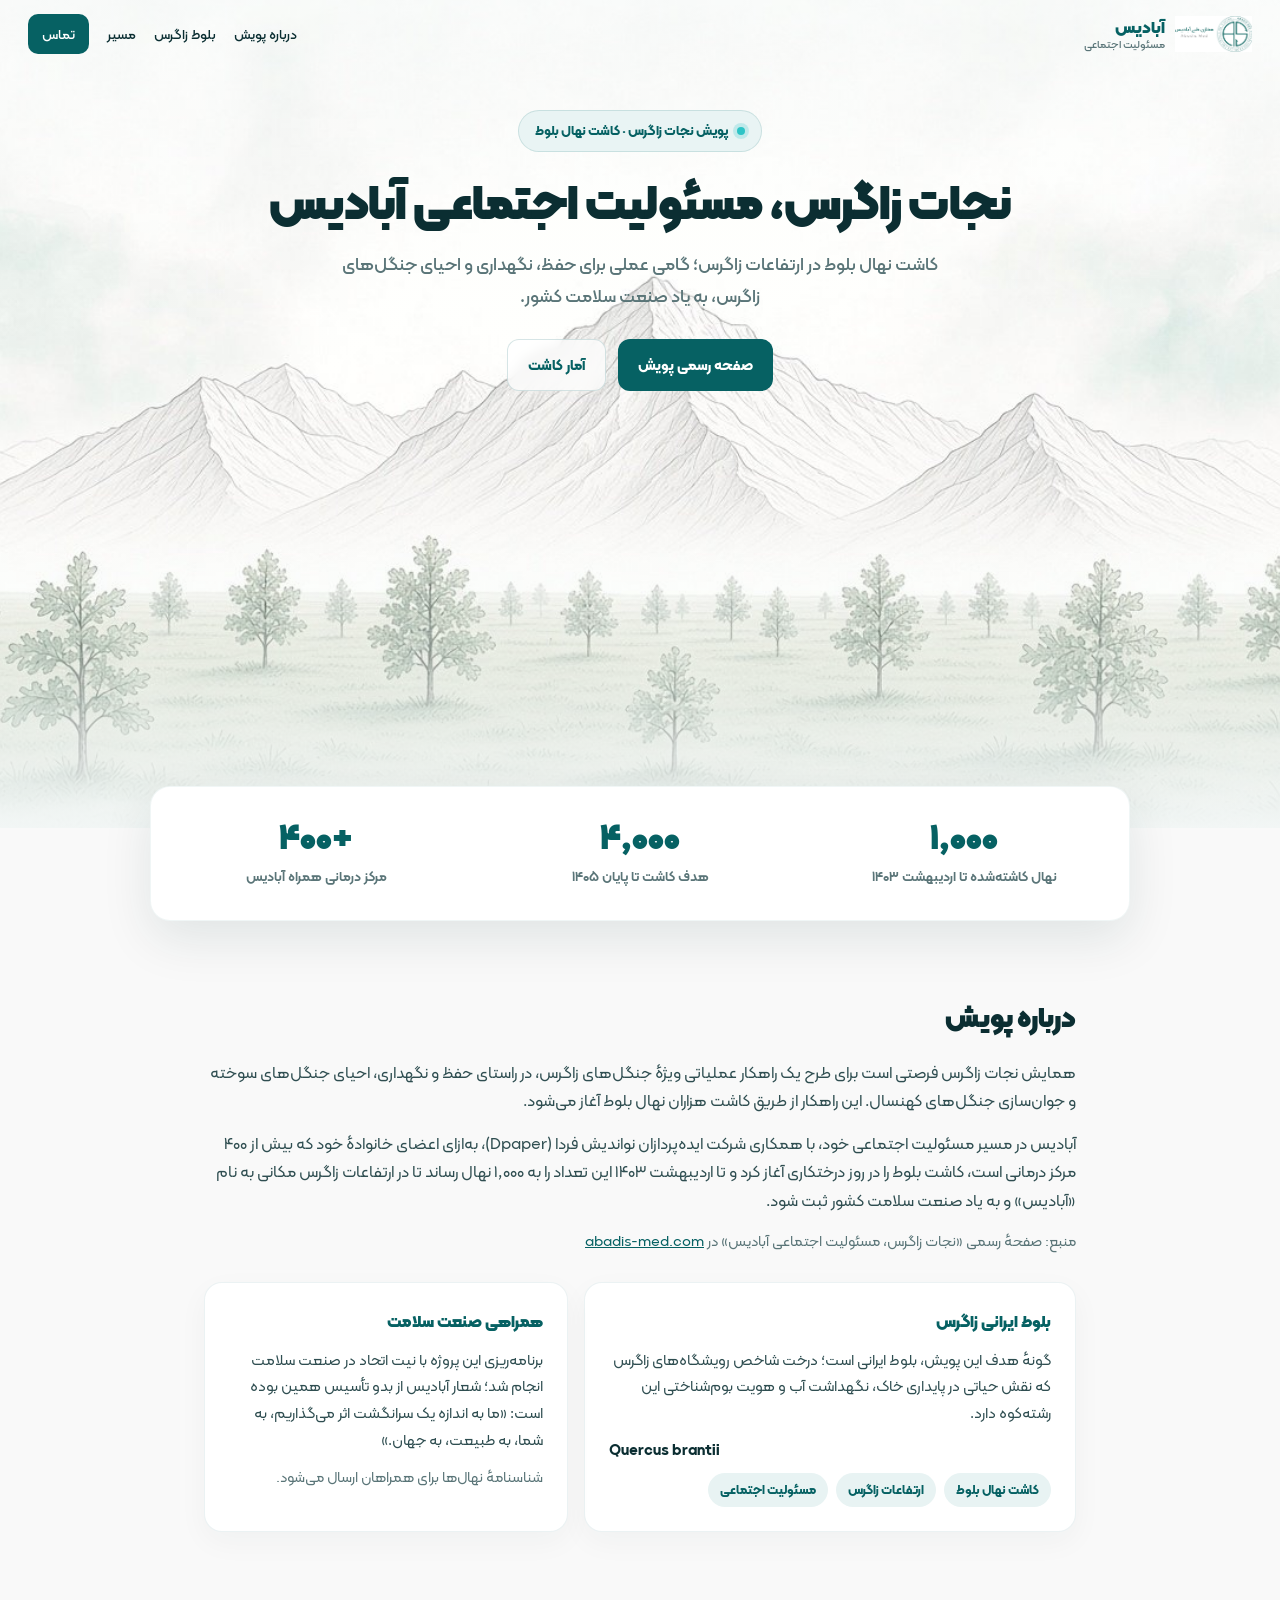
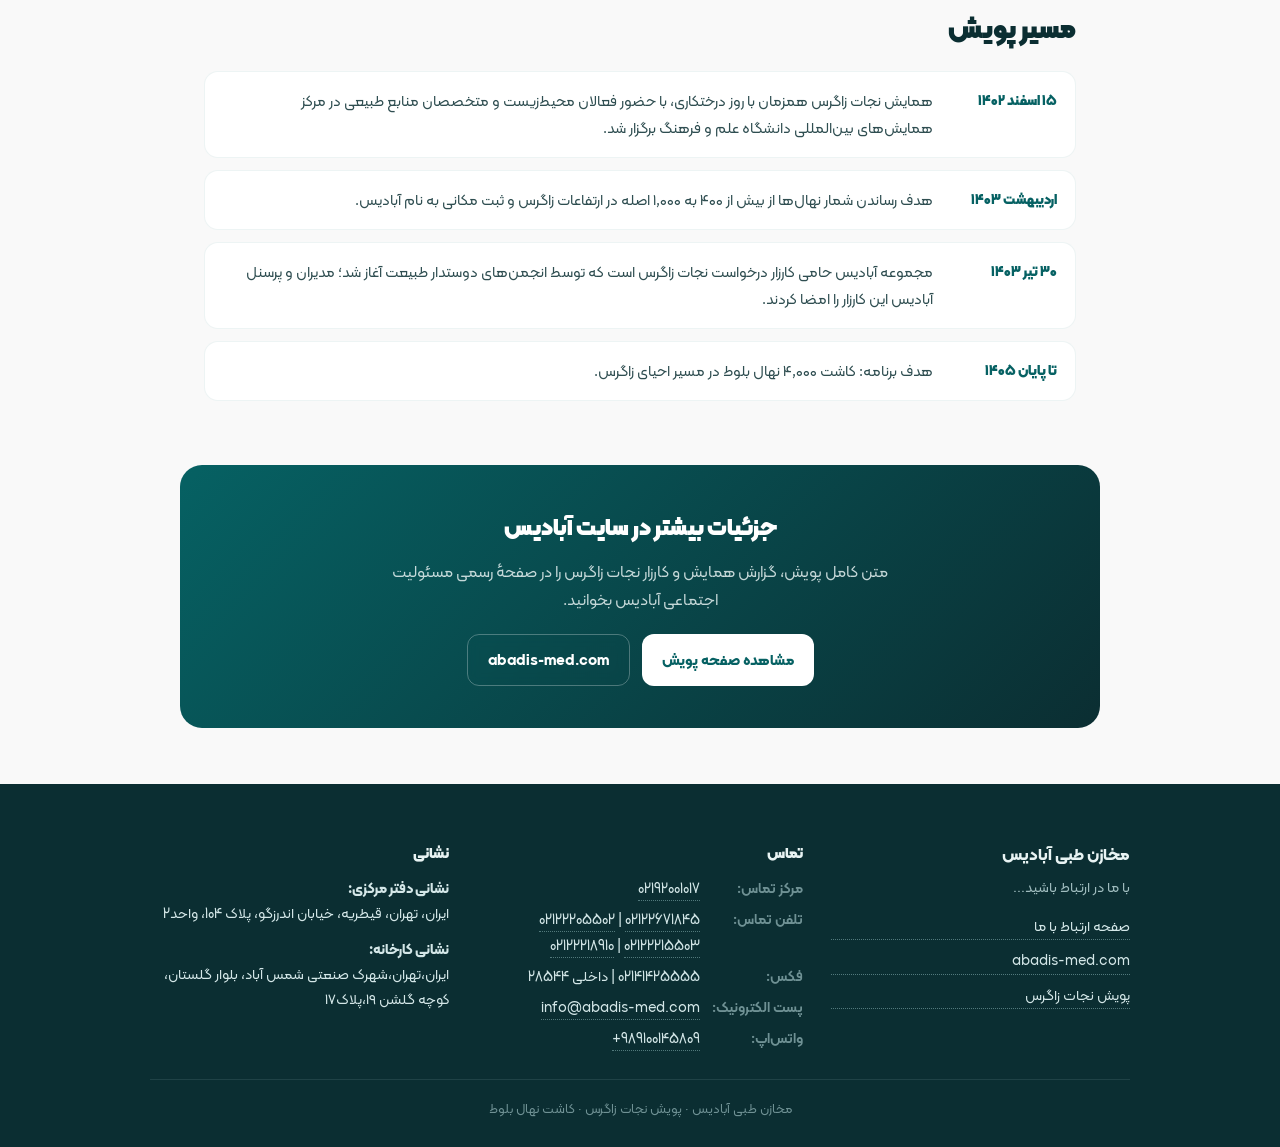
<file: zagros/index.html>
<!DOCTYPE html>
<html lang="fa" dir="rtl">
<head>
  <meta charset="UTF-8" />
  <meta name="viewport" content="width=device-width, initial-scale=1" />
  <title>پویش نجات زاگرس · کاشت نهال بلوط | آبادیس</title>
  <meta name="description" content="پویش نجات زاگرس؛ مسئولیت اجتماعی مخازن طبی آبادیس برای کاشت نهال بلوط ایرانی (Quercus brantii) در ارتفاعات زاگرس." />
  <meta name="theme-color" content="#e8f3f3" />
  <link rel="canonical" href="https://siaamak-ghodsi.github.io/abadis-scroll-scrub-demo/zagros/" />
  <meta property="og:title" content="پویش نجات زاگرس · آبادیس" />
  <meta property="og:description" content="کاشت نهال بلوط در ارتفاعات زاگرس؛ مسئولیت اجتماعی آبادیس." />
  <meta property="og:type" content="website" />
  <meta property="og:locale" content="fa_IR" />
  <meta property="og:image" content="https://siaamak-ghodsi.github.io/abadis-scroll-scrub-demo/zagros/img/zagros-koh.jpg" />
  <link rel="icon" href="./favicon.ico" sizes="any" />
  <link rel="icon" type="image/png" sizes="32x32" href="./img/favicon-32.png" />
  <link rel="apple-touch-icon" href="./img/apple-touch-icon.png" />
  <link rel="preload" href="./fonts/kalameh/KalamehWeb-FaNum-Regular.woff2" as="font" type="font/woff2" crossorigin />
  <link rel="preload" href="./fonts/kalameh/KalamehWeb-FaNum-Black.woff2" as="font" type="font/woff2" crossorigin />
  <link rel="preload" href="./img/zagros-koh.jpg" as="image" />
  <style>
    @font-face { font-family: "Kalameh"; src: url("./fonts/kalameh/KalamehWeb-FaNum-Regular.woff2") format("woff2"); font-weight: 400; font-display: swap; }
    @font-face { font-family: "Kalameh"; src: url("./fonts/kalameh/KalamehWeb-FaNum-Medium.woff2") format("woff2"); font-weight: 500; font-display: swap; }
    @font-face { font-family: "Kalameh"; src: url("./fonts/kalameh/KalamehWeb-FaNum-SemiBold.woff2") format("woff2"); font-weight: 600; font-display: swap; }
    @font-face { font-family: "Kalameh"; src: url("./fonts/kalameh/KalamehWeb-FaNum-Bold.woff2") format("woff2"); font-weight: 700; font-display: swap; }
    @font-face { font-family: "Kalameh"; src: url("./fonts/kalameh/KalamehWeb-FaNum-ExtraBold.woff2") format("woff2"); font-weight: 800; font-display: swap; }
    @font-face { font-family: "Kalameh"; src: url("./fonts/kalameh/KalamehWeb-FaNum-Black.woff2") format("woff2"); font-weight: 900; font-display: swap; }

    :root {
      --teal: #066163;
      --teal-mid: #05686b;
      --teal-dark: #0b2e32;
      --accent: #2ec4c6;
      --mint: #e8f3f3;
      --ink: #0a2e32;
      --muted: #5a7578;
      --bg: #f9f9f9;
      --font: "Kalameh", Tahoma, system-ui, sans-serif;
    }
    * { box-sizing: border-box; margin: 0; padding: 0; }
    html { scroll-behavior: smooth; }
    body {
      font-family: var(--font);
      color: var(--ink);
      line-height: 1.75;
      background: var(--bg);
    }
    a { color: var(--teal); }
    img { max-width: 100%; display: block; }

    .header {
      position: fixed; top: 0; left: 0; right: 0; z-index: 100;
      display: flex; align-items: center; justify-content: space-between;
      padding: 14px 28px;
      transition: background .35s, backdrop-filter .35s, box-shadow .35s;
    }
    .header.scrolled {
      background: rgba(11, 46, 50, 0.94);
      backdrop-filter: blur(14px);
      box-shadow: 0 4px 24px rgba(11,46,50,0.14);
    }
    .logo {
      display: flex; align-items: center; gap: 10px;
      text-decoration: none; color: var(--teal);
    }
    .logo img { height: 36px; width: auto; }
    .logo-text { font-weight: 800; font-size: 1.05rem; line-height: 1.2; }
    .logo-text span { display: block; font-size: 0.68rem; font-weight: 500; color: var(--muted); }
    .header.scrolled .logo-text { color: #2ec4c6; }
    .header.scrolled .logo-text span { color: rgba(168,213,214,0.75); }
    .nav { display: flex; gap: 18px; align-items: center; flex-wrap: wrap; justify-content: flex-end; }
    .nav a {
      color: var(--ink); font-size: 0.86rem; font-weight: 500;
      text-decoration: none; transition: color .2s;
    }
    .nav a:hover { color: var(--teal); }
    .header.scrolled .nav a { color: rgba(255,255,255,0.88); }
    .header.scrolled .nav a:hover { color: #2ec4c6; }
    .header-cta {
      background: var(--teal); color: #fff !important;
      padding: 8px 14px; border-radius: 10px; font-weight: 700; font-size: 0.82rem;
    }
    .header.scrolled .header-cta { background: #2ec4c6; color: #0b2e32 !important; }

    /* ---- hero (Tak Macaron painted koh) ---- */
    .hero {
      position: relative;
      min-height: min(92vh, 920px);
      display: flex;
      align-items: flex-start;
      justify-content: center;
      padding: 110px 24px 88px;
      overflow: hidden;
      background: #f7fbfb;
    }
    .hero-art {
      position: absolute;
      inset: 0;
      z-index: 0;
      pointer-events: none;
      overflow: hidden;
      background:
        #f7fbfb
        url("./img/zagros-koh.jpg") center 62% / 118% auto no-repeat;
      background-color: #f7fbfb;
    }
    .hero-veil {
      position: absolute; inset: 0; z-index: 1;
      pointer-events: none;
      background:
        linear-gradient(180deg, rgba(247,251,251,0.5) 0%, rgba(247,251,251,0.12) 26%, transparent 46%),
        linear-gradient(180deg, transparent 62%, rgba(236,246,245,0.35) 82%, rgba(244,248,248,0.92) 100%);
    }
    .hero-inner {
      position: relative; z-index: 2;
      width: min(920px, 100%);
      text-align: center;
    }
    .badge {
      display: inline-flex; align-items: center; gap: 8px;
      background: rgba(232,243,243,0.92);
      color: var(--teal);
      border: 1px solid rgba(6,97,99,0.14);
      padding: 8px 16px; border-radius: 999px;
      font-size: 0.84rem; font-weight: 700;
      margin-bottom: 18px;
      backdrop-filter: blur(8px);
    }
    .badge::before {
      content: "";
      width: 8px; height: 8px; border-radius: 50%;
      background: var(--accent);
      box-shadow: 0 0 0 4px rgba(46,196,198,0.22);
    }
    .hero h1 {
      font-size: clamp(1.85rem, 4.6vw, 3rem);
      font-weight: 900;
      color: var(--teal-dark);
      line-height: 1.35;
      margin-bottom: 14px;
      letter-spacing: -0.01em;
    }
    .hero-lead {
      font-size: clamp(0.98rem, 2vw, 1.12rem);
      color: var(--muted);
      max-width: 38rem;
      margin: 0 auto 28px;
      font-weight: 500;
    }
    .hero-actions {
      display: flex; gap: 12px; justify-content: center; flex-wrap: wrap;
    }
    .btn {
      display: inline-flex; align-items: center; justify-content: center;
      padding: 12px 20px; border-radius: 12px;
      font-weight: 700; font-size: 0.92rem;
      text-decoration: none; transition: transform .15s, background .2s, color .2s;
    }
    .btn:hover { transform: translateY(-1px); }
    .btn-primary { background: var(--teal); color: #fff; }
    .btn-primary:hover { background: #055355; }
    .btn-ghost {
      background: rgba(255,255,255,0.72);
      color: var(--teal);
      border: 1px solid rgba(6,97,99,0.16);
      backdrop-filter: blur(6px);
    }
    .btn-ghost:hover { background: #fff; }

    .stats {

      margin-top: -42px;
      position: relative; z-index: 3;
      padding: 0 24px 8px;
    }
    .stats-grid {
      width: min(980px, 100%);
      margin: 0 auto;
      display: grid;
      grid-template-columns: repeat(3, 1fr);
      gap: 14px;
      background: #fff;
      border-radius: 20px;
      padding: 10px;
      box-shadow: 0 18px 50px rgba(11,46,50,0.10);
      border: 1px solid rgba(6,97,99,0.06);
    }
    .stat {
      text-align: center;
      padding: 22px 14px;
      border-radius: 14px;
    }
    .stat:hover { background: var(--mint); }
    .stat strong {
      display: block;
      font-size: clamp(1.6rem, 3.5vw, 2.1rem);
      font-weight: 900;
      color: var(--teal);
      line-height: 1.15;
      margin-bottom: 6px;
    }
    .stat span {
      display: block;
      font-size: 0.86rem;
      color: var(--muted);
      font-weight: 600;
    }

    .section {
      width: min(920px, 100%);
      margin: 0 auto;
      padding: 64px 24px 8px;
    }
    .section h2 {
      font-size: clamp(1.35rem, 3vw, 1.75rem);
      font-weight: 900;
      color: var(--teal-dark);
      margin-bottom: 16px;
    }
    .section p {
      color: #2f4e51;
      font-size: 1.02rem;
      margin-bottom: 14px;
    }
    .section .note {
      font-size: 0.92rem;
      color: var(--muted);
    }
    .card-row {
      display: grid;
      grid-template-columns: 1.15fr 0.85fr;
      gap: 16px;
      margin-top: 28px;
    }
    .card {
      background: #fff;
      border: 1px solid rgba(6,97,99,0.08);
      border-radius: 18px;
      padding: 24px;
      box-shadow: 0 10px 30px rgba(11,46,50,0.04);
    }
    .card h3 {
      font-size: 1.05rem;
      font-weight: 800;
      color: var(--teal);
      margin-bottom: 10px;
    }
    .card p { margin-bottom: 10px; font-size: 0.96rem; }
    .card .latin {
      direction: ltr;
      unicode-bidi: isolate;
      font-weight: 700;
      color: var(--teal-dark);
      font-size: 0.92rem;
    }
    .pill-list {
      display: flex; flex-wrap: wrap; gap: 8px;
      margin-top: 8px;
    }
    .pill {
      background: var(--mint);
      color: var(--teal);
      border-radius: 999px;
      padding: 6px 12px;
      font-size: 0.8rem;
      font-weight: 700;
    }

    .timeline {
      margin-top: 18px;
      display: grid;
      gap: 12px;
    }
    .tl-item {
      display: grid;
      grid-template-columns: 110px 1fr;
      gap: 14px;
      align-items: start;
      background: #fff;
      border-radius: 14px;
      padding: 16px 18px;
      border: 1px solid rgba(6,97,99,0.07);
    }
    .tl-item time {
      font-weight: 800;
      color: var(--teal);
      font-size: 0.88rem;
    }
    .tl-item p { margin: 0; font-size: 0.94rem; color: #2f4e51; }

    .cta-band {
      margin: 56px 24px 0;
      background: linear-gradient(135deg, #066163, #0b2e32);
      color: #e8f3f3;
      border-radius: 22px;
      padding: 42px 28px;
      text-align: center;
      width: min(920px, calc(100% - 48px));
      margin-inline: auto;
    }
    .cta-band h2 { color: #fff; font-size: 1.45rem; font-weight: 900; margin-bottom: 10px; }
    .cta-band p { color: rgba(232,243,243,0.84); margin-bottom: 20px; max-width: 34rem; margin-inline: auto; }
    .cta-band .btn-primary { background: #fff; color: var(--teal); }
    .cta-band .btn-primary:hover { background: var(--mint); }
    .cta-band .btn-ghost {
      background: transparent; color: #fff;
      border-color: rgba(255,255,255,0.28);
    }
    .cta-band .btn-ghost:hover { background: rgba(255,255,255,0.08); }
    .cta-actions { display: flex; gap: 12px; justify-content: center; flex-wrap: wrap; }

    footer.site-footer {
      margin-top: 56px;
      background: #0b2e32;
      color: #9fbcbe;
      text-align: right;
      padding: 56px 24px 26px;
      font-size: 0.9rem;
    }
    .foot-inner {
      width: min(980px, 100%);
      margin: 0 auto;
      display: grid;
      grid-template-columns: 1.1fr 1.2fr 1.1fr;
      gap: 28px;
    }
    .foot-brand strong { display: block; color: #e8f3f3; font-size: 1.05rem; margin-bottom: 6px; }
    .site-footer h3 { color: #e8f3f3; font-size: 0.95rem; font-weight: 800; margin-bottom: 10px; }
    .site-footer dl { display: grid; grid-template-columns: auto 1fr; gap: 6px 12px; }
    .site-footer dt { color: #6f9194; font-weight: 600; white-space: nowrap; }
    .site-footer dd { color: #d4e7e8; }
    .site-footer a { color: #d4e7e8; text-decoration: none; border-bottom: 1px dotted rgba(168,213,214,.45); }
    .site-footer a:hover { color: #2ec4c6; }
    .site-footer p { color: #d4e7e8; margin-bottom: 10px; }
    .foot-links { display: flex; flex-direction: column; gap: 8px; margin-top: 14px; }
    .foot-copy {
      width: min(980px, 100%);
      margin: 28px auto 0;
      padding-top: 18px;
      border-top: 1px solid rgba(168,213,214,0.12);
      color: #6f9194;
      font-size: 0.82rem;
      text-align: center;
    }

    @media (max-width: 820px) {
      .header { padding: 12px 16px; }
      .nav { gap: 10px; }
      .nav a:not(.header-cta) { display: none; }
      .hero { min-height: 78vh; padding-top: 96px; }
      .hero-art {
        background-size: 145% auto;
        background-position: center 55%;
      }
      .stats-grid { grid-template-columns: 1fr; }
      .card-row { grid-template-columns: 1fr; }
      .tl-item { grid-template-columns: 1fr; gap: 4px; }
      .foot-inner { grid-template-columns: 1fr; }
    }
    @media (prefers-reduced-motion: reduce) {
      html { scroll-behavior: auto; }
    }
  </style>
</head>
<body>
  <header class="header" id="header">
    <a class="logo" href="./">
      <img src="./img/abadis-logo.png" alt="آبادیس" />
      <div class="logo-text">آبادیس<span>مسئولیت اجتماعی</span></div>
    </a>
    <nav class="nav" aria-label="منوی اصلی">
      <a href="#about">درباره پویش</a>
      <a href="#oak">بلوط زاگرس</a>
      <a href="#timeline">مسیر</a>
      <a class="header-cta" href="#contact">تماس</a>
    </nav>
  </header>

  <section class="hero" aria-label="هیرو پویش نجات زاگرس">
    <div class="hero-art" aria-hidden="true"></div>
    <div class="hero-veil" aria-hidden="true"></div>
    <div class="hero-inner">
      <div class="badge">پویش نجات زاگرس · کاشت نهال بلوط</div>
      <h1>نجات زاگرس، مسئولیت اجتماعی آبادیس</h1>
      <p class="hero-lead">
        کاشت نهال بلوط در ارتفاعات زاگرس؛ گامی عملی برای حفظ، نگهداری و احیای جنگل‌های زاگرس، به یاد صنعت سلامت کشور.
      </p>
      <div class="hero-actions">
        <a class="btn btn-primary" href="https://abadis-med.com/%D9%86%D8%AC%D8%A7%D8%AA-%D8%B2%D8%A7%DA%AF%D8%B1%D8%B3%D8%8C%D9%85%D8%B3%D8%A6%D9%88%D9%84%DB%8C%D8%AA-%D8%A7%D8%AC%D8%AA%D9%85%D8%A7%D8%B9%DB%8C-%D8%A2%D8%A8%D8%A7%D8%AF%DB%8C%D8%B3/" target="_blank" rel="noopener">صفحه رسمی پویش</a>
        <a class="btn btn-ghost" href="#stats">آمار کاشت</a>
      </div>
    </div>
  </section>

  <section class="stats" id="stats" aria-label="آمار پویش">
    <div class="stats-grid">
      <div class="stat">
        <strong>۱٬۰۰۰</strong>
        <span>نهال کاشته‌شده تا اردیبهشت ۱۴۰۳</span>
      </div>
      <div class="stat">
        <strong>۴٬۰۰۰</strong>
        <span>هدف کاشت تا پایان ۱۴۰۵</span>
      </div>
      <div class="stat">
        <strong>+۴۰۰</strong>
        <span>مرکز درمانی همراه آبادیس</span>
      </div>
    </div>
  </section>

  <section class="section" id="about">
    <h2>درباره پویش</h2>
    <p>
      همایش نجات زاگرس فرصتی است برای طرح یک راهکار عملیاتی ویژهٔ جنگل‌های زاگرس، در راستای حفظ و نگهداری، احیای جنگل‌های سوخته و جوان‌سازی جنگل‌های کهنسال. این راهکار از طریق کاشت هزاران نهال بلوط آغاز می‌شود.
    </p>
    <p>
      آبادیس در مسیر مسئولیت اجتماعی خود، با همکاری شرکت ایده‌پردازان نواندیش فردا (Dpaper)، به‌ازای اعضای خانوادهٔ خود که بیش از ۴۰۰ مرکز درمانی است، کاشت بلوط را در روز درختکاری آغاز کرد و تا اردیبهشت ۱۴۰۳ این تعداد را به ۱٬۰۰۰ نهال رساند تا در ارتفاعات زاگرس مکانی به نام «آبادیس» و به یاد صنعت سلامت کشور ثبت شود.
    </p>
    <p class="note">
      منبع: صفحهٔ رسمی «نجات زاگرس، مسئولیت اجتماعی آبادیس» در
      <a href="https://abadis-med.com/%D9%86%D8%AC%D8%A7%D8%AA-%D8%B2%D8%A7%DA%AF%D8%B1%D8%B3%D8%8C%D9%85%D8%B3%D8%A6%D9%88%D9%84%DB%8C%D8%AA-%D8%A7%D8%AC%D8%AA%D9%85%D8%A7%D8%B9%DB%8C-%D8%A2%D8%A8%D8%A7%D8%AF%DB%8C%D8%B3/" target="_blank" rel="noopener">abadis-med.com</a>
    </p>

    <div class="card-row">
      <article class="card" id="oak">
        <h3>بلوط ایرانی زاگرس</h3>
        <p>
          گونهٔ هدف این پویش، بلوط ایرانی است؛ درخت شاخص رویشگاه‌های زاگرس که نقش حیاتی در پایداری خاک، نگهداشت آب و هویت بوم‌شناختی این رشته‌کوه دارد.
        </p>
        <p class="latin">Quercus brantii</p>
        <div class="pill-list">
          <span class="pill">کاشت نهال بلوط</span>
          <span class="pill">ارتفاعات زاگرس</span>
          <span class="pill">مسئولیت اجتماعی</span>
        </div>
      </article>
      <article class="card">
        <h3>همراهی صنعت سلامت</h3>
        <p>
          برنامه‌ریزی این پروژه با نیت اتحاد در صنعت سلامت انجام شد؛ شعار آبادیس از بدو تأسیس همین بوده است: «ما به اندازه یک سرانگشت اثر می‌گذاریم، به شما، به طبیعت، به جهان.»
        </p>
        <p class="note">شناسنامهٔ نهال‌ها برای همراهان ارسال می‌شود.</p>
      </article>
    </div>
  </section>

  <section class="section" id="timeline">
    <h2>مسیر پویش</h2>
    <div class="timeline">
      <div class="tl-item">
        <time datetime="1402-12-15">۱۵ اسفند ۱۴۰۲</time>
        <p>همایش نجات زاگرس همزمان با روز درختکاری، با حضور فعالان محیط‌زیست و متخصصان منابع طبیعی در مرکز همایش‌های بین‌المللی دانشگاه علم و فرهنگ برگزار شد.</p>
      </div>
      <div class="tl-item">
        <time datetime="1403-02">اردیبهشت ۱۴۰۳</time>
        <p>هدف رساندن شمار نهال‌ها از بیش از ۴۰۰ به ۱٬۰۰۰ اصله در ارتفاعات زاگرس و ثبت مکانی به نام آبادیس.</p>
      </div>
      <div class="tl-item">
        <time datetime="1403-04-30">۳۰ تیر ۱۴۰۳</time>
        <p>مجموعه آبادیس حامی کارزار درخواست نجات زاگرس است که توسط انجمن‌های دوستدار طبیعت آغاز شد؛ مدیران و پرسنل آبادیس این کارزار را امضا کردند.</p>
      </div>
      <div class="tl-item">
        <time datetime="1405">تا پایان ۱۴۰۵</time>
        <p>هدف برنامه: کاشت ۴٬۰۰۰ نهال بلوط در مسیر احیای زاگرس.</p>
      </div>
    </div>
  </section>

  <section class="cta-band" aria-label="ادامه در سایت آبادیس">
    <h2>جزئیات بیشتر در سایت آبادیس</h2>
    <p>متن کامل پویش، گزارش همایش و کارزار نجات زاگرس را در صفحهٔ رسمی مسئولیت اجتماعی آبادیس بخوانید.</p>
    <div class="cta-actions">
      <a class="btn btn-primary" href="https://abadis-med.com/%D9%86%D8%AC%D8%A7%D8%AA-%D8%B2%D8%A7%DA%AF%D8%B1%D8%B3%D8%8C%D9%85%D8%B3%D8%A6%D9%88%D9%84%DB%8C%D8%AA-%D8%A7%D8%AC%D8%AA%D9%85%D8%A7%D8%B9%DB%8C-%D8%A2%D8%A8%D8%A7%D8%AF%DB%8C%D8%B3/" target="_blank" rel="noopener">مشاهده صفحه پویش</a>
      <a class="btn btn-ghost" href="https://abadis-med.com/" target="_blank" rel="noopener">abadis-med.com</a>
    </div>
  </section>

  <footer class="site-footer" id="contact">
    <div class="foot-inner">
      <div class="foot-brand">
        <strong>مخازن طبی آبادیس</strong>
        <span>با ما در ارتباط باشید...</span>
        <div class="foot-links">
          <a href="https://abadis-med.com/ارتباط-با-ما/" target="_blank" rel="noopener">صفحه ارتباط با ما</a>
          <a href="https://abadis-med.com/" target="_blank" rel="noopener">abadis-med.com</a>
          <a href="https://abadis-med.com/%D9%86%D8%AC%D8%A7%D8%AA-%D8%B2%D8%A7%DA%AF%D8%B1%D8%B3%D8%8C%D9%85%D8%B3%D8%A6%D9%88%D9%84%DB%8C%D8%AA-%D8%A7%D8%AC%D8%AA%D9%85%D8%A7%D8%B9%DB%8C-%D8%A2%D8%A8%D8%A7%D8%AF%DB%8C%D8%B3/" target="_blank" rel="noopener">پویش نجات زاگرس</a>
        </div>
      </div>
      <div>
        <h3>تماس</h3>
        <dl>
          <dt>مرکز تماس:</dt><dd><a href="tel:+982192001017" dir="ltr">02192001017</a></dd>
          <dt>تلفن تماس:</dt><dd><a href="tel:+982122671845" dir="ltr">02122671845</a> | <a href="tel:+982122205502" dir="ltr">02122205502</a><br><a href="tel:+982122215503" dir="ltr">02122215503</a> | <a href="tel:+982122218910" dir="ltr">02122218910</a></dd>
          <dt>فکس:</dt><dd><span dir="ltr">02141425555</span> | داخلی 28544</dd>
          <dt>پست الکترونیک:</dt><dd><a href="mailto:info@abadis-med.com">info@abadis-med.com</a></dd>
          <dt>واتس‌اپ:</dt><dd><a href="https://wa.me/989100145809" target="_blank" rel="noopener" dir="ltr">+989100145809</a></dd>
        </dl>
      </div>
      <div>
        <h3>نشانی</h3>
        <p><b>نشانی دفتر مرکزی:</b><br>ایران، تهران، قیطریه، خیابان اندرزگو، پلاک 104، واحد2</p>
        <p><b>نشانی کارخانه:</b><br>ایران،تهران،شهرک صنعتی شمس آباد، بلوار گلستان، کوچه گلشن ۱۹،پلاک۱۷</p>
      </div>
    </div>
    <div class="foot-copy">مخازن طبی آبادیس · پویش نجات زاگرس · کاشت نهال بلوط</div>
  </footer>

  <script>
    const header = document.getElementById('header');
    window.addEventListener('scroll', () => {
      header.classList.toggle('scrolled', window.scrollY > 40);
    }, { passive: true });
  </script>
</body>
</html>
</file>
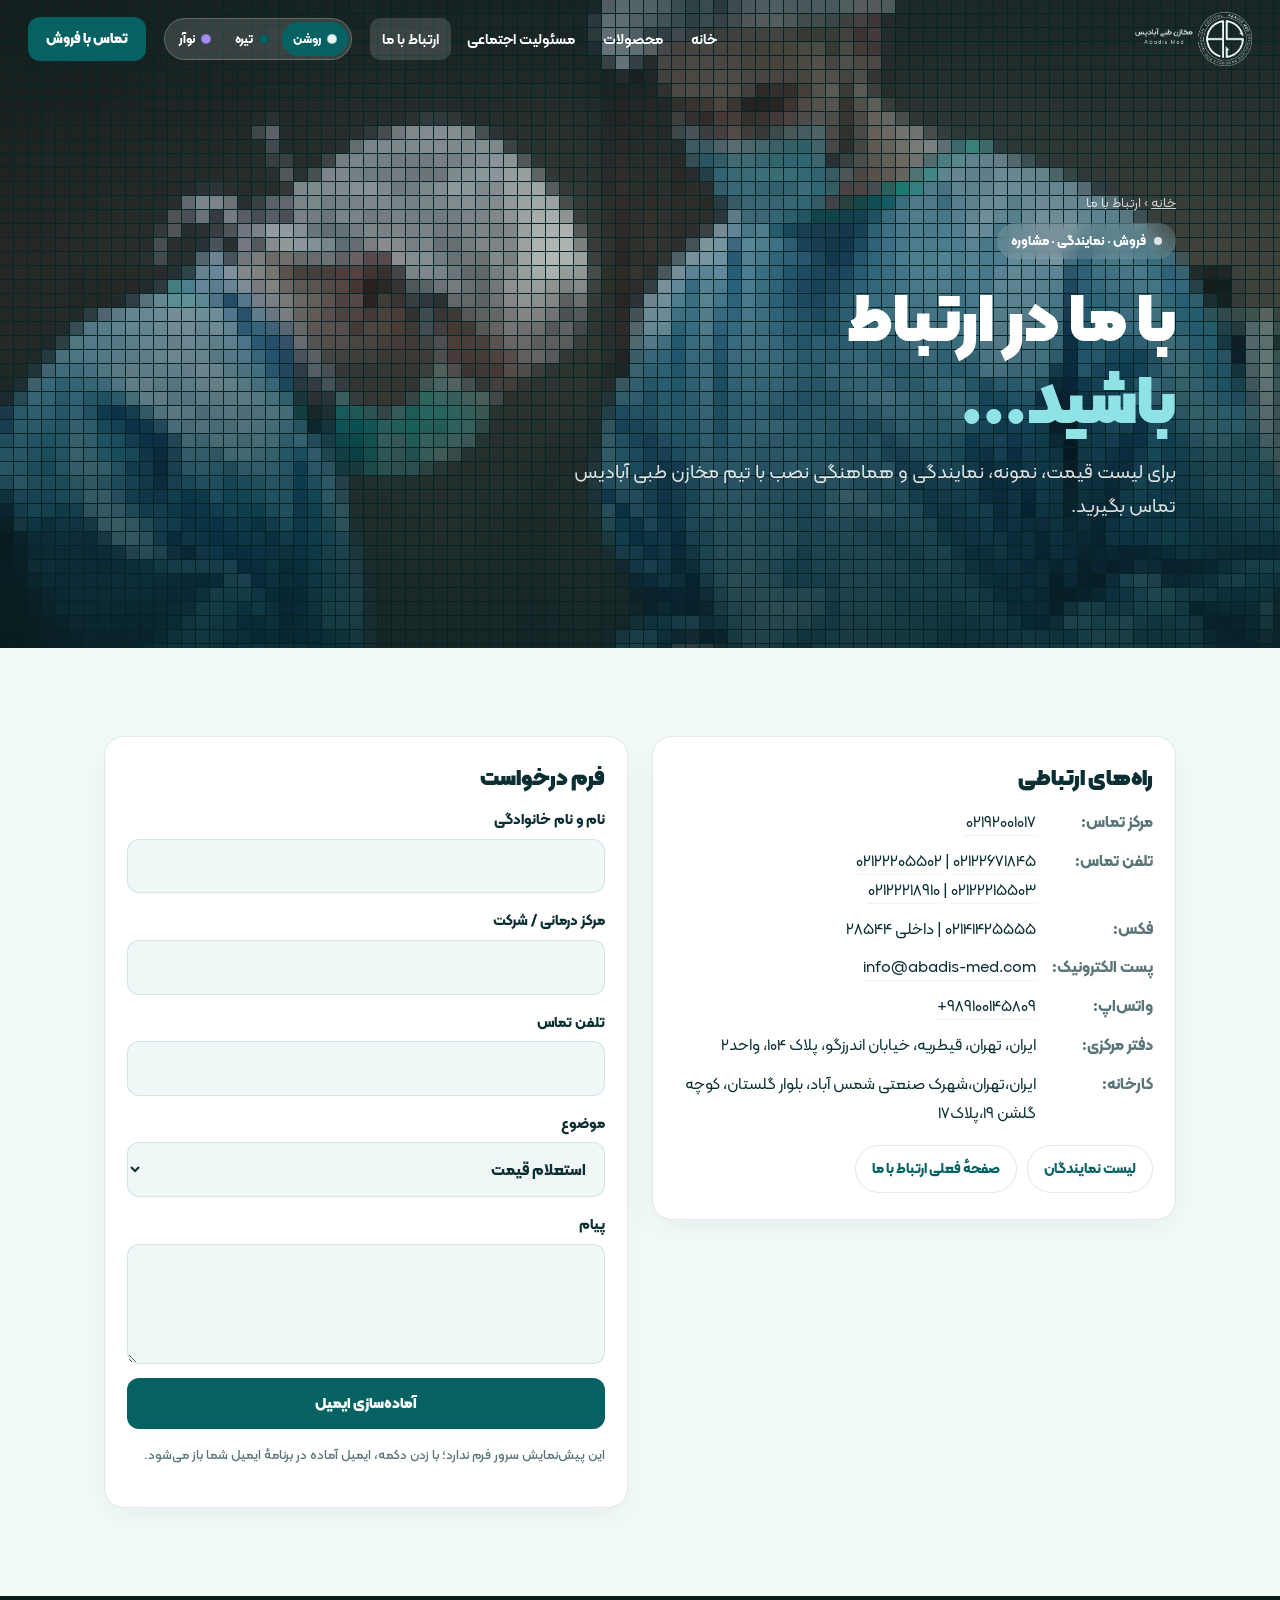
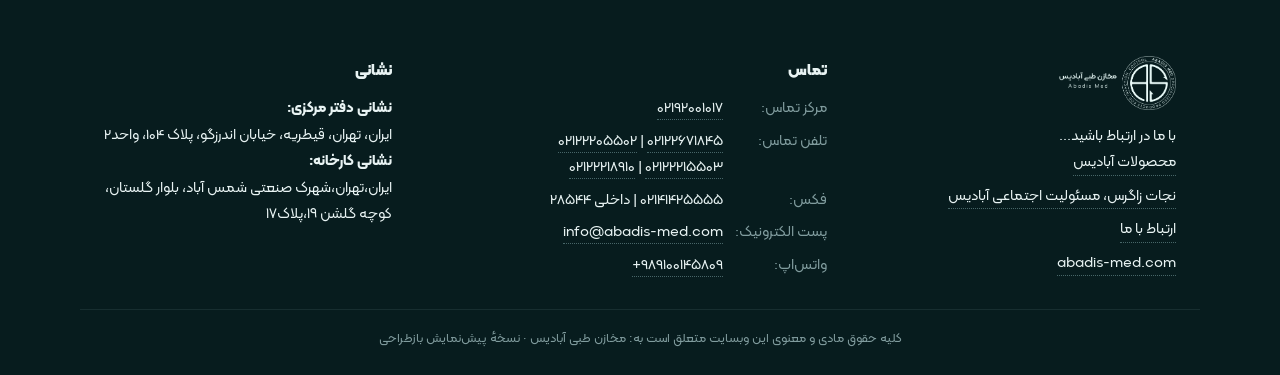
<file: redesign/contact/index.html>
<!DOCTYPE html>
<html lang="fa" dir="rtl" data-theme="light">
<head>
<meta charset="UTF-8">
<meta name="viewport" content="width=device-width, initial-scale=1">
<title>ارتباط با ما — مخازن طبی آبادیس</title>
<meta name="description" content="راه‌های ارتباط با مخازن طبی آبادیس: مرکز تماس، تلفن، ایمیل، واتس‌اپ و نشانی دفتر مرکزی و کارخانه.">
<meta name="robots" content="noindex,nofollow">
<meta name="theme-color" content="#e8f3f3">
<script>(function(){var t;try{var q=new URLSearchParams(location.search).get('theme');if(q){localStorage.setItem('abadis-theme',q)}t=localStorage.getItem('abadis-theme')}catch(e){}var d=document.documentElement;d.dataset.theme=(t==='dark'||t==='noir')?t:'light';d.classList.add('js')})();</script>
<link rel="icon" href="../favicon.ico" sizes="any">
<link rel="icon" type="image/png" sizes="32x32" href="../assets/img/favicon-32.png">
<link rel="apple-touch-icon" href="../assets/img/apple-touch-icon.png">
<meta property="og:locale" content="fa_IR"><meta property="og:site_name" content="مخازن طبی آبادیس">
<meta property="og:title" content="ارتباط با ما — مخازن طبی آبادیس"><meta property="og:description" content="راه‌های ارتباط با مخازن طبی آبادیس: مرکز تماس، تلفن، ایمیل، واتس‌اپ و نشانی دفتر مرکزی و کارخانه.">
<meta property="og:image" content="../assets/img/og-image.jpg">
<link rel="preload" href="../assets/fonts/kalameh/KalamehWeb-FaNum-Regular.woff2" as="font" type="font/woff2" crossorigin>
<link rel="preload" href="../assets/fonts/kalameh/KalamehWeb-FaNum-Black.woff2" as="font" type="font/woff2" crossorigin>
<link rel="stylesheet" href="../assets/css/site.css">

</head>
<body>
<a class="skip" href="#main">پرش به محتوا</a>
<header class="header" id="header">
  <a class="logo" href="../" aria-label="مخازن طبی آبادیس — خانه">
    <img class="lg-light" src="../assets/img/abadis-logo.png" width="658" height="309" alt="مخازن طبی آبادیس">
    <img class="lg-dark" src="../assets/img/abadis-logo-on-teal.png" width="670" height="309" alt="مخازن طبی آبادیس">
  </a>
  <button class="menu-btn" type="button" aria-expanded="false" aria-controls="mainNav">منو</button>
  <nav class="nav" id="mainNav" aria-label="منوی اصلی"><a href="../">خانه</a><a href="../products/">محصولات</a><a href="../csr/">مسئولیت اجتماعی</a><a href="../contact/" aria-current="page">ارتباط با ما</a></nav>
  <div class="theme-switch" role="group" aria-label="حالت نمایش">
    <button type="button" data-set="light" aria-pressed="true"><span class="dot"></span>روشن</button>
    <button type="button" data-set="dark" aria-pressed="false"><span class="dot"></span>تیره</button>
    <button type="button" data-set="noir" aria-pressed="false"><span class="dot"></span>نوآر</button>
  </div>
  <a class="header-cta" href="../contact/">تماس با فروش</a>
</header>
<main id="main">
  <section class="hero hero--short" aria-label="ارتباط با ما">
    <div class="mosaic" data-tile="14" style="background-image:url('../assets/media/hero-poster.jpg')" aria-hidden="true">
      <video muted loop playsinline autoplay preload="auto" poster="../assets/media/hero-poster.jpg" disablepictureinpicture disableremoteplayback tabindex="-1">
        <source src="../assets/media/hero-mosaic.mp4" type="video/mp4">
      </video>
    </div>
    <div class="hero-inner">
      <p class="crumbs"><a href="../">خانه</a> › ارتباط با ما</p>
      <span class="chip">فروش · نمایندگی · مشاوره</span>
      <h1>با ما در ارتباط <em>باشید...</em></h1>
      <p class="lead">برای لیست قیمت، نمونه، نمایندگی و هماهنگی نصب با تیم مخازن طبی آبادیس تماس بگیرید.</p>
    </div>
  </section>
  <section class="section"><div class="wrap grid g-2" style="gap:24px;align-items:start">
    <div class="card reveal">
      <h2 style="font-size:1.4rem;margin-bottom:16px">راه‌های ارتباطی</h2>
      <dl class="contact-dl">
        <dt>مرکز تماس:</dt><dd><a href="tel:+982192001017" dir="ltr">02192001017</a></dd>
        <dt>تلفن تماس:</dt><dd><a href="tel:+982122671845" dir="ltr">02122671845</a> | <a href="tel:+982122205502" dir="ltr">02122205502</a><br><a href="tel:+982122215503" dir="ltr">02122215503</a> | <a href="tel:+982122218910" dir="ltr">02122218910</a></dd>
        <dt>فکس:</dt><dd><span dir="ltr">02141425555</span> | داخلی 28544</dd>
        <dt>پست الکترونیک:</dt><dd><a href="mailto:info@abadis-med.com">info@abadis-med.com</a></dd>
        <dt>واتس‌اپ:</dt><dd><a href="https://wa.me/989100145809" target="_blank" rel="noopener" dir="ltr">+989100145809</a></dd>
        <dt>دفتر مرکزی:</dt><dd>ایران، تهران، قیطریه، خیابان اندرزگو، پلاک 104، واحد2</dd>
        <dt>کارخانه:</dt><dd>ایران،تهران،شهرک صنعتی شمس آباد، بلوار گلستان، کوچه گلشن ۱۹،پلاک۱۷</dd>
      </dl>
      <div class="doc-links"><a href="https://abadis-med.com/لیست-نمایندگان/" target="_blank" rel="noopener">لیست نمایندگان</a><a href="https://abadis-med.com/ارتباط-با-ما/" target="_blank" rel="noopener">صفحهٔ فعلی ارتباط با ما</a></div>
    </div>
    <form class="card form reveal" id="leadForm">
      <h2 style="font-size:1.4rem">فرم درخواست</h2>
      <label>نام و نام خانوادگی<input name="name" required autocomplete="name"></label>
      <label>مرکز درمانی / شرکت<input name="org" autocomplete="organization"></label>
      <label>تلفن تماس<input name="phone" type="tel" dir="ltr" required autocomplete="tel"></label>
      <label>موضوع<select name="topic"><option>استعلام قیمت</option><option>درخواست نمونه</option><option>نمایندگی و همکاری</option><option>صادرات</option><option>پشتیبانی و نصب</option></select></label>
      <label>پیام<textarea name="msg"></textarea></label>
      <button class="btn btn-primary" type="submit">آماده‌سازی ایمیل</button>
      <p class="hint">این پیش‌نمایش سرور فرم ندارد؛ با زدن دکمه، ایمیل آماده در برنامهٔ ایمیل شما باز می‌شود.</p>
      <p class="form-status" id="formStatus" role="status"></p>
    </form>
  </div></section>
</main>
<footer class="site-footer">
  <div class="wrap foot-inner">
    <div>
      <img src="../assets/img/abadis-logo-on-teal.png" width="670" height="309" alt="مخازن طبی آبادیس" loading="lazy">
      <p>با ما در ارتباط باشید...</p>
      <div class="foot-links">
        <a href="../products/">محصولات آبادیس</a>
        <a href="../csr/">نجات زاگرس، مسئولیت اجتماعی آبادیس</a>
        <a href="../contact/">ارتباط با ما</a>
        <a href="https://abadis-med.com/" target="_blank" rel="noopener">abadis-med.com</a>
      </div>
    </div>
    <div>
      <h3>تماس</h3>
      <dl>
        <dt>مرکز تماس:</dt><dd><a href="tel:+982192001017" dir="ltr">02192001017</a></dd>
        <dt>تلفن تماس:</dt><dd><a href="tel:+982122671845" dir="ltr">02122671845</a> | <a href="tel:+982122205502" dir="ltr">02122205502</a><br><a href="tel:+982122215503" dir="ltr">02122215503</a> | <a href="tel:+982122218910" dir="ltr">02122218910</a></dd>
        <dt>فکس:</dt><dd><span dir="ltr">02141425555</span> | داخلی 28544</dd>
        <dt>پست الکترونیک:</dt><dd><a href="mailto:info@abadis-med.com">info@abadis-med.com</a></dd>
        <dt>واتس‌اپ:</dt><dd><a href="https://wa.me/989100145809" target="_blank" rel="noopener" dir="ltr">+989100145809</a></dd>
      </dl>
    </div>
    <div>
      <h3>نشانی</h3>
      <p><b>نشانی دفتر مرکزی:</b><br>ایران، تهران، قیطریه، خیابان اندرزگو، پلاک 104، واحد2</p>
      <p><b>نشانی کارخانه:</b><br>ایران،تهران،شهرک صنعتی شمس آباد، بلوار گلستان، کوچه گلشن ۱۹،پلاک۱۷</p>
    </div>
  </div>
  <div class="wrap foot-copy">کلیه حقوق مادی و معنوی این وبسایت متعلق است به: مخازن طبی آبادیس · نسخهٔ پیش‌نمایش بازطراحی</div>
</footer>
<script src="../assets/js/site.js" defer></script>

</body>
</html>
</file>
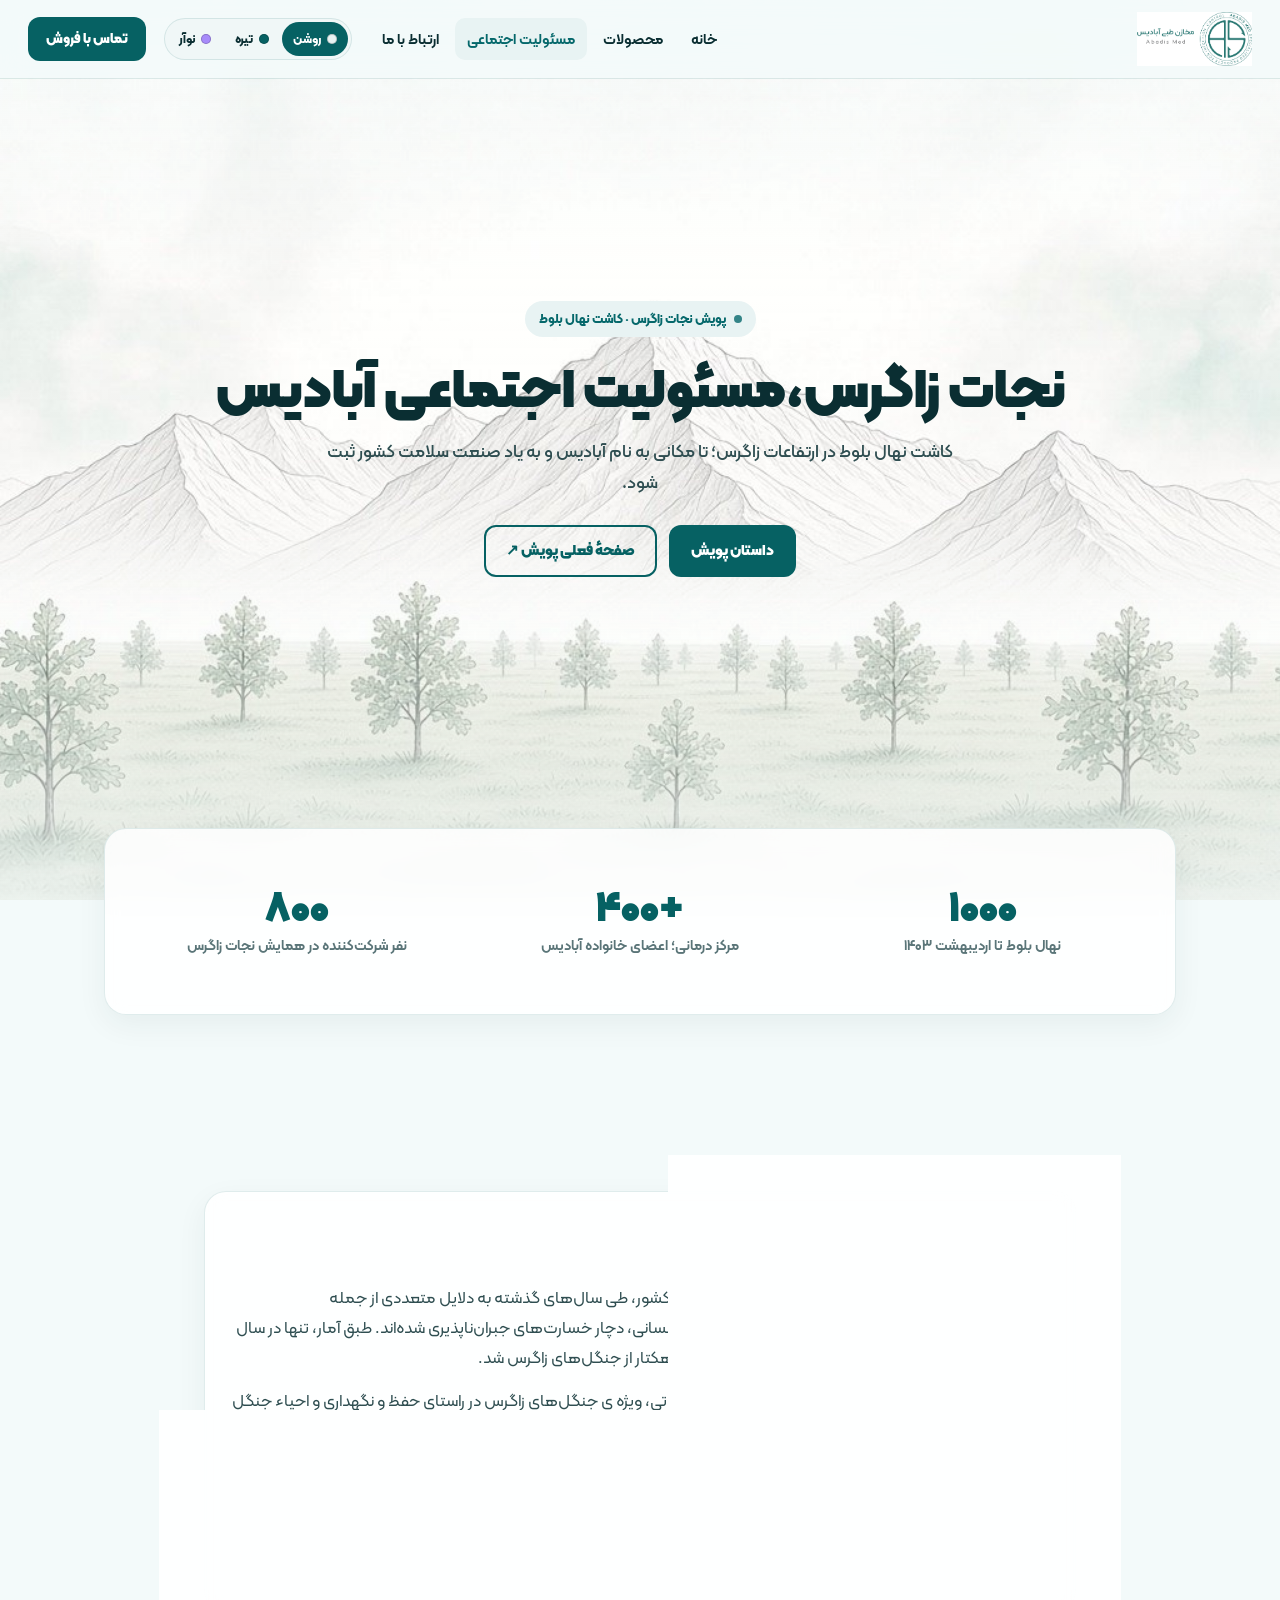
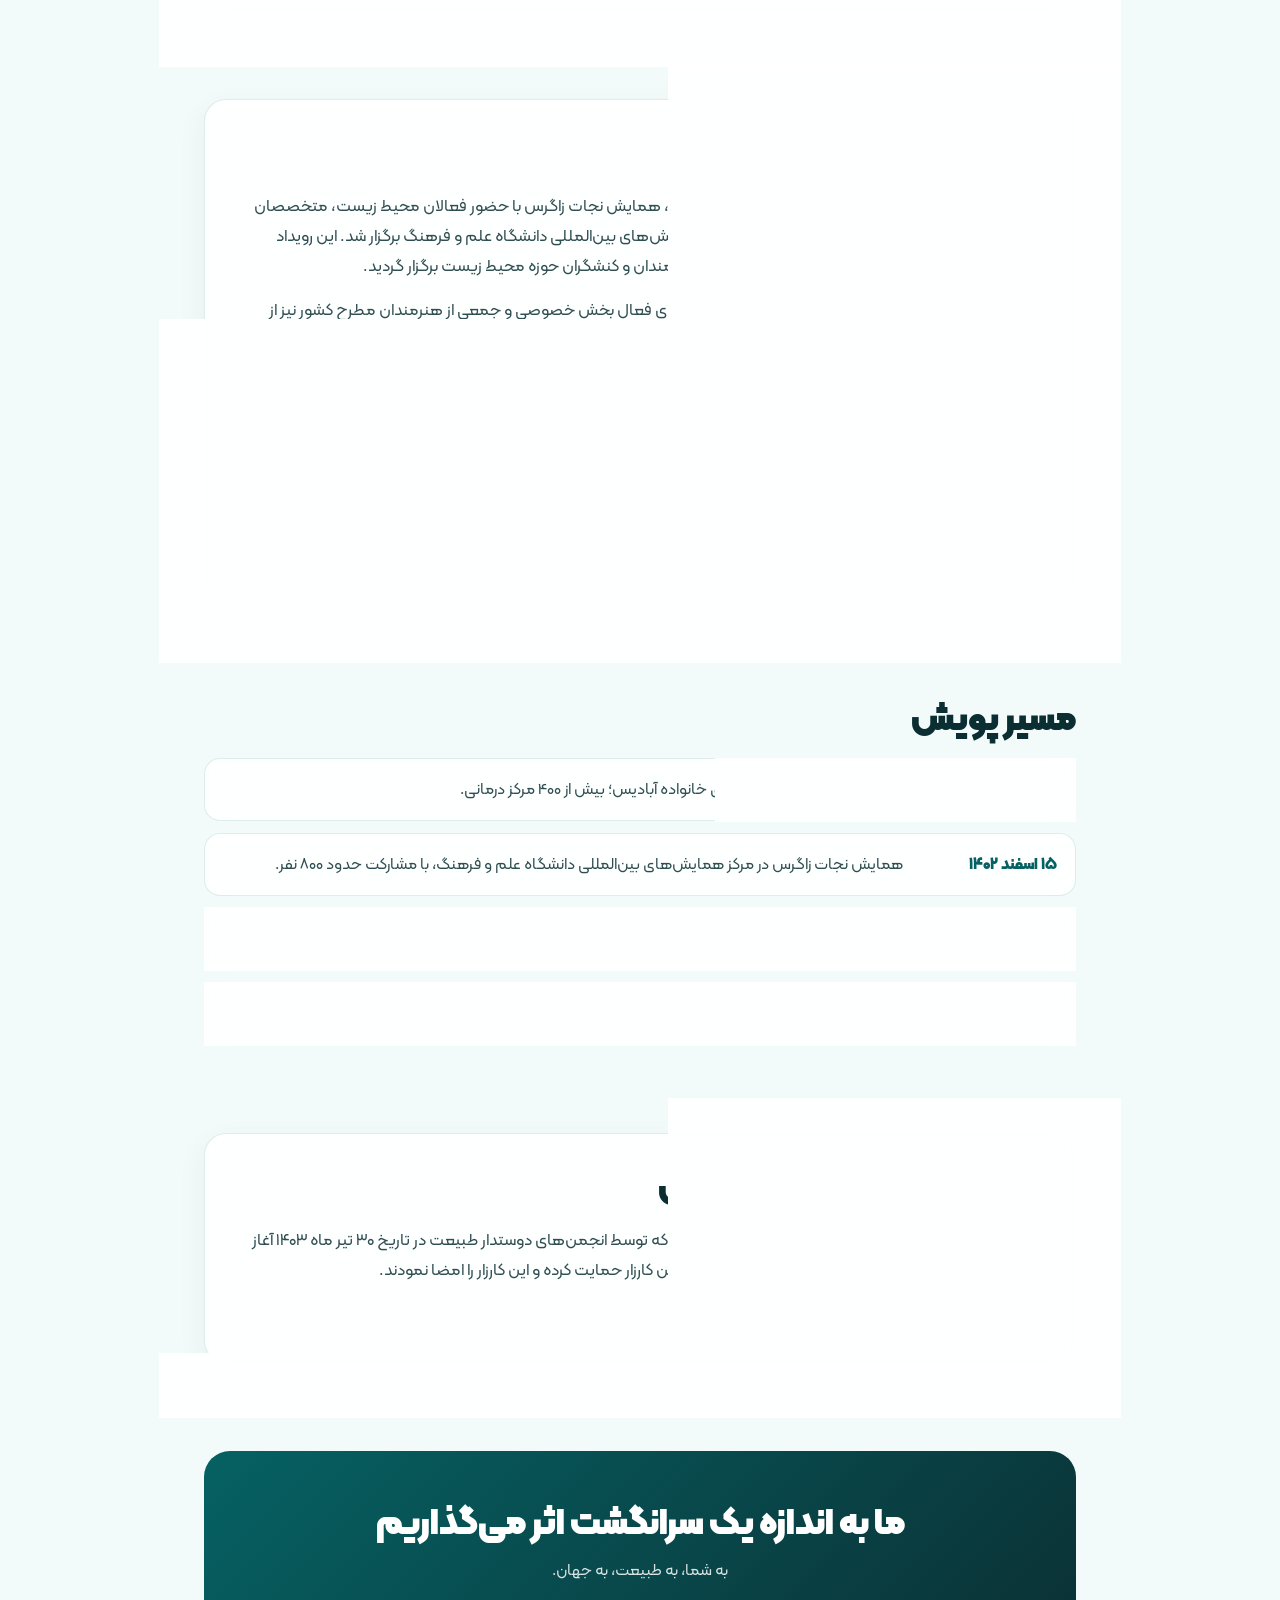
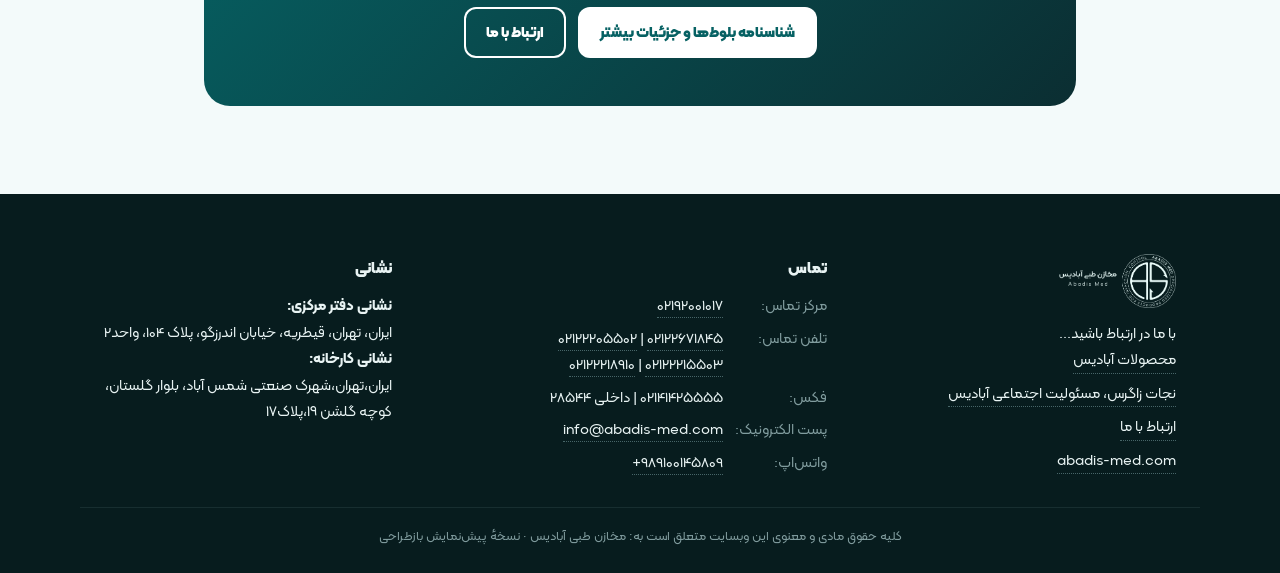
<file: redesign/csr/index.html>
<!DOCTYPE html>
<html lang="fa" dir="rtl" data-theme="light">
<head>
<meta charset="UTF-8">
<meta name="viewport" content="width=device-width, initial-scale=1">
<title>نجات زاگرس، مسئولیت اجتماعی آبادیس</title>
<meta name="description" content="پویش نجات زاگرس؛ کاشت نهال بلوط در ارتفاعات زاگرس به نام آبادیس و به یاد صنعت سلامت کشور.">
<meta name="robots" content="noindex,nofollow">
<meta name="theme-color" content="#e8f3f3">
<script>(function(){var t;try{var q=new URLSearchParams(location.search).get('theme');if(q){localStorage.setItem('abadis-theme',q)}t=localStorage.getItem('abadis-theme')}catch(e){}var d=document.documentElement;d.dataset.theme=(t==='dark'||t==='noir')?t:'light';d.classList.add('js')})();</script>
<link rel="icon" href="../favicon.ico" sizes="any">
<link rel="icon" type="image/png" sizes="32x32" href="../assets/img/favicon-32.png">
<link rel="apple-touch-icon" href="../assets/img/apple-touch-icon.png">
<meta property="og:locale" content="fa_IR"><meta property="og:site_name" content="مخازن طبی آبادیس">
<meta property="og:title" content="نجات زاگرس، مسئولیت اجتماعی آبادیس"><meta property="og:description" content="پویش نجات زاگرس؛ کاشت نهال بلوط در ارتفاعات زاگرس به نام آبادیس و به یاد صنعت سلامت کشور.">
<meta property="og:image" content="../assets/img/og-image.jpg">
<link rel="preload" href="../assets/fonts/kalameh/KalamehWeb-FaNum-Regular.woff2" as="font" type="font/woff2" crossorigin>
<link rel="preload" href="../assets/fonts/kalameh/KalamehWeb-FaNum-Black.woff2" as="font" type="font/woff2" crossorigin>
<link rel="stylesheet" href="../assets/css/site.css">
<link rel="preload" href="../assets/img/zagros-koh.jpg" as="image">
</head>
<body>
<a class="skip" href="#main">پرش به محتوا</a>
<header class="header solid" id="header">
  <a class="logo" href="../" aria-label="مخازن طبی آبادیس — خانه">
    <img class="lg-light" src="../assets/img/abadis-logo.png" width="658" height="309" alt="مخازن طبی آبادیس">
    <img class="lg-dark" src="../assets/img/abadis-logo-on-teal.png" width="670" height="309" alt="مخازن طبی آبادیس">
  </a>
  <button class="menu-btn" type="button" aria-expanded="false" aria-controls="mainNav">منو</button>
  <nav class="nav" id="mainNav" aria-label="منوی اصلی"><a href="../">خانه</a><a href="../products/">محصولات</a><a href="../csr/" aria-current="page">مسئولیت اجتماعی</a><a href="../contact/">ارتباط با ما</a></nav>
  <div class="theme-switch" role="group" aria-label="حالت نمایش">
    <button type="button" data-set="light" aria-pressed="true"><span class="dot"></span>روشن</button>
    <button type="button" data-set="dark" aria-pressed="false"><span class="dot"></span>تیره</button>
    <button type="button" data-set="noir" aria-pressed="false"><span class="dot"></span>نوآر</button>
  </div>
  <a class="header-cta" href="../contact/">تماس با فروش</a>
</header>
<div class="csr-bg" data-src="../assets/img/zagros-koh.jpg" aria-hidden="true"></div>
<div class="csr-veil" aria-hidden="true"></div>
<main id="main" class="csr-page">
  <section class="csr-hero" aria-label="نجات زاگرس">
    <div>
      <span class="chip">پویش نجات زاگرس · کاشت نهال بلوط</span>
      <h1>نجات زاگرس،‌مسئولیت اجتماعی آبادیس</h1>
      <p class="lead">کاشت نهال بلوط در ارتفاعات زاگرس؛ تا مکانی به نام آبادیس و به یاد صنعت سلامت کشور ثبت شود.</p>
      <div class="hero-actions" style="justify-content:center"><a class="btn btn-primary" href="#story">داستان پویش</a><a class="btn btn-ghost" href="https://abadis-med.com/%D9%86%D8%AC%D8%A7%D8%AA-%D8%B2%D8%A7%DA%AF%D8%B1%D8%B3%D8%8C%D9%85%D8%B3%D8%A6%D9%88%D9%84%DB%8C%D8%AA-%D8%A7%D8%AC%D8%AA%D9%85%D8%A7%D8%B9%DB%8C-%D8%A2%D8%A8%D8%A7%D8%AF%DB%8C%D8%B3/" target="_blank" rel="noopener" style="color:var(--brand)">صفحهٔ فعلی پویش ↗</a></div>
    </div>
  </section>

  <section class="section" style="padding-top:0"><div class="wrap">
    <div class="glass csr-stats reveal">
      <div class="stat"><strong>۱۰۰۰</strong><span>نهال بلوط تا اردیبهشت ۱۴۰۳</span></div>
      <div class="stat"><strong>+۴۰۰</strong><span>مرکز درمانی؛ اعضای خانواده آبادیس</span></div>
      <div class="stat"><strong>۸۰۰</strong><span>نفر شرکت‌کننده در همایش نجات زاگرس</span></div>
    </div>
  </div></section>

  <section class="section" id="story"><div class="wrap" style="max-width:920px">
    <div class="glass prose reveal">
      <h2 style="margin-bottom:14px">زاگرس</h2>
      <p>جنگل‌های زاگرس به‌عنوان یکی از مهم‌ترین ذخایر اکولوژیکی کشور، طی سال‌های گذشته به دلایل متعددی از جمله آتش‌سوزی‌های گسترده، کشاورزی غیر اصولی و فعالیت‌های انسانی، دچار خسارت‌های جبران‌ناپذیری شده‌اند. طبق آمار، تنها در سال ۱۳۹۵ بیش از ۷۵ مورد آتش‌سوزی منجر به نابودی حدود ۹۵۰ هکتار از جنگل‌های زاگرس شد.</p>
      <p>همایش نجات زاگرس فرصتی است برای طرح یک راهکار عملیاتی، ویژه ی جنگل‌های زاگرس در راستای حفظ و نگهداری و احیاء جنگل های سوخته و جوان سازی جنگل های کهنسال. این راهکار از طریق کاشت هزارن نهال بلوط شروع می شود.</p>
      <p>بدین جهت آبادیس قدم بزرگی در راستای مسئولیت اجتماعی خود برداشت و با همکاری شرکت ایده‌پردازان نواندیش فردا با نام تجاری (<span class="latin">Dpaper</span>) برای نجات زاگرس به تعداد اعضای خانواده خود که بیش از 400 مرکز درمانی می باشد؛ با کاشت بلوط در روز درختکاری اثرگذاری خود را به طبیعت اثبات کرد و تا اردیبهشت سال 1403 به تعداد 1000 عدد می‌رساند تا در ارتفاعات زاگرس مکانی به نام آبادیس و به یاد صنعت سلامت کشور ثبت شود.</p>
    </div>
  </div></section>

  <section class="section" style="padding-top:0"><div class="wrap" style="max-width:920px">
    <div class="glass prose reveal">
      <h2 style="margin-bottom:14px">همایش نجات زاگرس</h2>
      <p>در تاریخ سه‌شنبه ۱۵ اسفندماه ۱۴۰۲، همزمان با روز درختکاری، همایش نجات زاگرس با حضور فعالان محیط زیست، متخصصان حوزه منابع طبیعی و حامیان این حرکت مردمی در مرکز همایش‌های بین‌المللی دانشگاه علم و فرهنگ برگزار شد. این رویداد به‌صورت حضوری و آنلاین و با مشارکت حدود ۸۰۰ نفر از علاقه‌مندان و کنشگران حوزه محیط زیست برگزار گردید.</p>
      <p>علاوه بر شرکت مخازن طبی آبادیس، شرکت شاتل، دیگر برندهای فعال بخش خصوصی و جمعی از هنرمندان مطرح کشور نیز از حامیان این رویداد و پروژه بزرگ کاشت بلوط در زاگرس بودند.</p>
      <p>در این همایش، بزرگانی که دغدغه حفاظت از محیط زیست را دارند، به سخنرانی و تبادل نظر پرداختند و تأکید کردند که مشارکت صنایع در پویش‌های محیط‌زیستی، گامی مهم در جهت توسعه پایدار است.</p>
      <p>مدیران مخازن طبی آبادیس به پاس همکاری با مراکز درمانی از سال‌های گذشته و همچنین اهدای لوح کاشت نهال بلوط در زاگرس به نام بیمارستان‌های پیشرو در کنترل عفونت به صورت حضوری با روسا و مدیران بیمارستان‌ها دیدار کردند.</p>
      <p>این دیدارها مورد استقبال فراوان رؤسای بیمارستان‌ها قرار گرفت؛ و رؤسای بیمارستان‌ها برای همراهی و همدلی، پویش آبادیس در راستای حفظ محیط زیست و نجات زاگرس را حمایت کردند.</p>
    </div>
  </div></section>

  <section class="section" style="padding-top:0"><div class="wrap" style="max-width:920px">
    <h2 class="reveal" style="margin-bottom:16px">مسیر پویش</h2>
    <div class="timeline">
      <div class="tl reveal"><time>روز درختکاری</time><p>آغاز کاشت بلوط به تعداد اعضای خانواده آبادیس؛ بیش از 400 مرکز درمانی.</p></div>
      <div class="tl reveal"><time>۱۵ اسفند ۱۴۰۲</time><p>همایش نجات زاگرس در مرکز همایش‌های بین‌المللی دانشگاه علم و فرهنگ، با مشارکت حدود ۸۰۰ نفر.</p></div>
      <div class="tl reveal"><time>اردیبهشت ۱۴۰۳</time><p>رساندن شمار نهال‌ها به 1000 عدد در ارتفاعات زاگرس.</p></div>
      <div class="tl reveal"><time>۳۰ تیر ۱۴۰۳</time><p>حمایت آبادیس از کارزار درخواست نجات زاگرس؛ مدیران و پرسنل آبادیس این کارزار را امضا نمودند.</p></div>
    </div>
  </div></section>

  <section class="section" style="padding-top:0"><div class="wrap" style="max-width:920px">
    <div class="glass prose reveal">
      <h2 style="margin-bottom:14px">کارزار درخواست نجات زاگرس</h2>
      <p>هچنین مجموعه آبادیس حامی کارزار درخواست نجات زاگرس که توسط انجمن‌های دوستدار طبیعت در تاریخ ۳۰ تیر ماه ۱۴۰۳ آغاز شده است؛ می‌باشد. مدیران مجموعه آبادیس و پرسنل آن از این کارزار حمایت کرده و این کارزار را امضا نمودند.</p>
      <details class="letter">
        <summary>متن کارزار درخواست نجات زاگرس</summary>
        <p>جناب آقای دکتر پزشکیان ریاست محترم جمهوری اسلامی ایران</p>
        <p>با سلام و احترام و تبریک انتخاب شایسته جنابعالی به ریاست دولت چهاردهم،</p>
        <p>قطعاً استحضار دارید که «زاگرس»، این کهن زیستگاه تمدن ایرانی، در معرض خطر جدی نابودی قرار دارد. آتش‌سوزی‌های مهلک و پیاپی از کهگیلویه و بویراحمد و لرستان تا کرمانشاه و کردستان و آذربایجان، هر ساله هزاران میلیارد تومان خسارت به منابع ملی کشور وارد می‌آورد. با توجه به وابستگی حیات طبیعی ایران به جنگل‌های زاگرس، اثرات مخرب این آتش‌سوزی‌ها به‌ویژه در این جنگل‌ها مشهودتر است.</p>
        <p>۱. ذخایر زیرزمینی آب زاگرس، اصلی‌ترین منابع آبی کشور را تشکیل می‌دهند و نفوذ و تجمع آب در این لایه‌ها به واسطه جنگل‌ها و پوشش گیاهی زاگرس ممکن می‌شود.</p>
        <p>۲. جنگل‌های زاگرس به عنوان فیلتر طبیعی برای جلوگیری از وزش غبار به ایران مرکزی و تعدیل‌کننده اکوسیستم حرارتی و رطوبتی کشور عمل می‌کنند. این جنگل‌ها جذب‌کننده ابرهای باران‌زا به تمام پهنه کشور هستند و ارزش آنها به عنوان بخشی از سرمایه ملی و ذخیرگاه حیاتی و گیاهی و جانوری کشور غیرقابل انکار است. هم‌اکنون یک چهارم از سکونتگاه‌های شهری و روستایی ایران در دامنه‌ها و دشت‌های میانی زاگرس از آذربایجان تا خلیج فارس استقرار یافته‌اند.</p>
        <p>از شما و دولت دانش‌محور جنابعالی تقاضا داریم به‌طور فوری و کارشناسانه به این مسأله ورود کنید. برای همفکری با شما و دولت محترم، رئوس پیشنهادات ما به شرح زیر است:</p>
        <p>۱. تجهیز ادارات منابع طبیعی استان‌های حوزه زاگرس به ادوات و تجهیزات پیشرفته برای مقابله سریع با حریق.</p>
        <p>۲. تهیه و تأمین هواپیماها و هلی‌کوپترهای آب‌پاش از شرکت‌های داخلی و خارجی در فصل تابستان که در آماده‌باش کامل برای ادارات منابع طبیعی یا مدیریت بحران استان‌ها، به ویژه استان کرمانشاه، قرار گیرد.</p>
        <p>۳. استفاده فوری از هلی‌کوپترهای در اختیار هلال‌احمر، هوانیروز و سپاه برای اطفاء حریق جنگل‌ها و تجهیز آنها در اختیار ادارات کل منابع طبیعی و سرجنگلداری قرار داده شود.</p>
        <p>۴. به عنوان یک طرح اضطراری و پیشتاز، لازم است تعداد کافی پست‌های اطفاء حریق و حفاظت از جنگل‌ها با قابلیت پوشش منطقه‌ای و تجهیزات کافی در مناطق خطرزا احداث شود. در مرحله اول، احداث ۱۰ پست در استان کرمانشاه ضروری به نظر می‌رسد.</p>
        <p>۵. سازماندهی روستانشینان منطقه و تأمین تجهیزات لازم برای واکنش و مقابله سریع با آتش‌سوزی‌ها و به رسمیت شناختن این تشکل‌ها که به تجربه کارآیی خود را اثبات کرده‌اند، از جمله اقدامات اساسی و پیشگام خواهد بود.</p>
        <p>۶. لازم است نقشه پهنه‌بندی خطر آتش‌سوزی برای استان کرمانشاه (و سایر استان‌های حوزه زاگرس) تهیه شده و چگونگی واکنش و دسترسی سریع به این مناطق در هنگام بروز خطر آموزش داده شود.</p>
        <p>۷. ادارات کل منابع طبیعی با همکاری مدیریت بحران استان باید برنامه ویژه مدیریت بحران آتش‌سوزی جنگل‌های زاگرس را طی مطالعات تخصصی تهیه کرده و در آن ضمن پیش‌بینی و پیش‌نگری کافی، چگونگی اجرای اقدامات اطفاء و ایجاد موانع فیزیکی در مسیر حریق‌ها را ارائه دهند.</p>
        <p>۸. و سرانجام، علت اصلی آتش‌سوزی‌ها خشکسالی و کمبود رطوبت در پهنه زاگرس است. با انتقال شاخه کوچکی از طرح انتقال آب سیروان سردسیری به حوزه زاگرس و ایجاد مقداری رطوبت، حیات گیاهی پوشش سبز زاگرس تداوم بهتری خواهد یافت. این پیشنهاد لازم است توسط وزارت نیرو، وزارت جهاد کشاورزی و سازمان جنگل‌ها و مراتع کشور مورد مطالعه و اجرایی قرار گیرد.</p>
        <p>در پایان، ما دست در دست شما برای نجات ایران رنجور و خسته، آماده هستیم.</p>
        <p>با احترام و امید به اقدام مؤثر</p>
      </details>
    </div>
  </div></section>

  <section class="section" style="padding-top:0"><div class="wrap" style="max-width:920px">
    <div class="cta-band reveal">
      <h2>ما به اندازه یک سرانگشت اثر می‌گذاریم</h2>
      <p>به شما، به طبیعت، به جهان.</p>
      <div class="cta-actions"><a class="btn btn-light" href="https://abadis-med.com/%D9%86%D8%AC%D8%A7%D8%AA-%D8%B2%D8%A7%DA%AF%D8%B1%D8%B3%D8%8C%D9%85%D8%B3%D8%A6%D9%88%D9%84%DB%8C%D8%AA-%D8%A7%D8%AC%D8%AA%D9%85%D8%A7%D8%B9%DB%8C-%D8%A2%D8%A8%D8%A7%D8%AF%DB%8C%D8%B3/" target="_blank" rel="noopener">شناسنامه بلوط‌ها و جزئیات بیشتر</a><a class="btn btn-ghost" href="../contact/">ارتباط با ما</a></div>
    </div>
  </div></section>
</main>
<footer class="site-footer">
  <div class="wrap foot-inner">
    <div>
      <img src="../assets/img/abadis-logo-on-teal.png" width="670" height="309" alt="مخازن طبی آبادیس" loading="lazy">
      <p>با ما در ارتباط باشید...</p>
      <div class="foot-links">
        <a href="../products/">محصولات آبادیس</a>
        <a href="../csr/">نجات زاگرس، مسئولیت اجتماعی آبادیس</a>
        <a href="../contact/">ارتباط با ما</a>
        <a href="https://abadis-med.com/" target="_blank" rel="noopener">abadis-med.com</a>
      </div>
    </div>
    <div>
      <h3>تماس</h3>
      <dl>
        <dt>مرکز تماس:</dt><dd><a href="tel:+982192001017" dir="ltr">02192001017</a></dd>
        <dt>تلفن تماس:</dt><dd><a href="tel:+982122671845" dir="ltr">02122671845</a> | <a href="tel:+982122205502" dir="ltr">02122205502</a><br><a href="tel:+982122215503" dir="ltr">02122215503</a> | <a href="tel:+982122218910" dir="ltr">02122218910</a></dd>
        <dt>فکس:</dt><dd><span dir="ltr">02141425555</span> | داخلی 28544</dd>
        <dt>پست الکترونیک:</dt><dd><a href="mailto:info@abadis-med.com">info@abadis-med.com</a></dd>
        <dt>واتس‌اپ:</dt><dd><a href="https://wa.me/989100145809" target="_blank" rel="noopener" dir="ltr">+989100145809</a></dd>
      </dl>
    </div>
    <div>
      <h3>نشانی</h3>
      <p><b>نشانی دفتر مرکزی:</b><br>ایران، تهران، قیطریه، خیابان اندرزگو، پلاک 104، واحد2</p>
      <p><b>نشانی کارخانه:</b><br>ایران،تهران،شهرک صنعتی شمس آباد، بلوار گلستان، کوچه گلشن ۱۹،پلاک۱۷</p>
    </div>
  </div>
  <div class="wrap foot-copy">کلیه حقوق مادی و معنوی این وبسایت متعلق است به: مخازن طبی آبادیس · نسخهٔ پیش‌نمایش بازطراحی</div>
</footer>
<script src="../assets/js/site.js" defer></script>

</body>
</html>
</file>
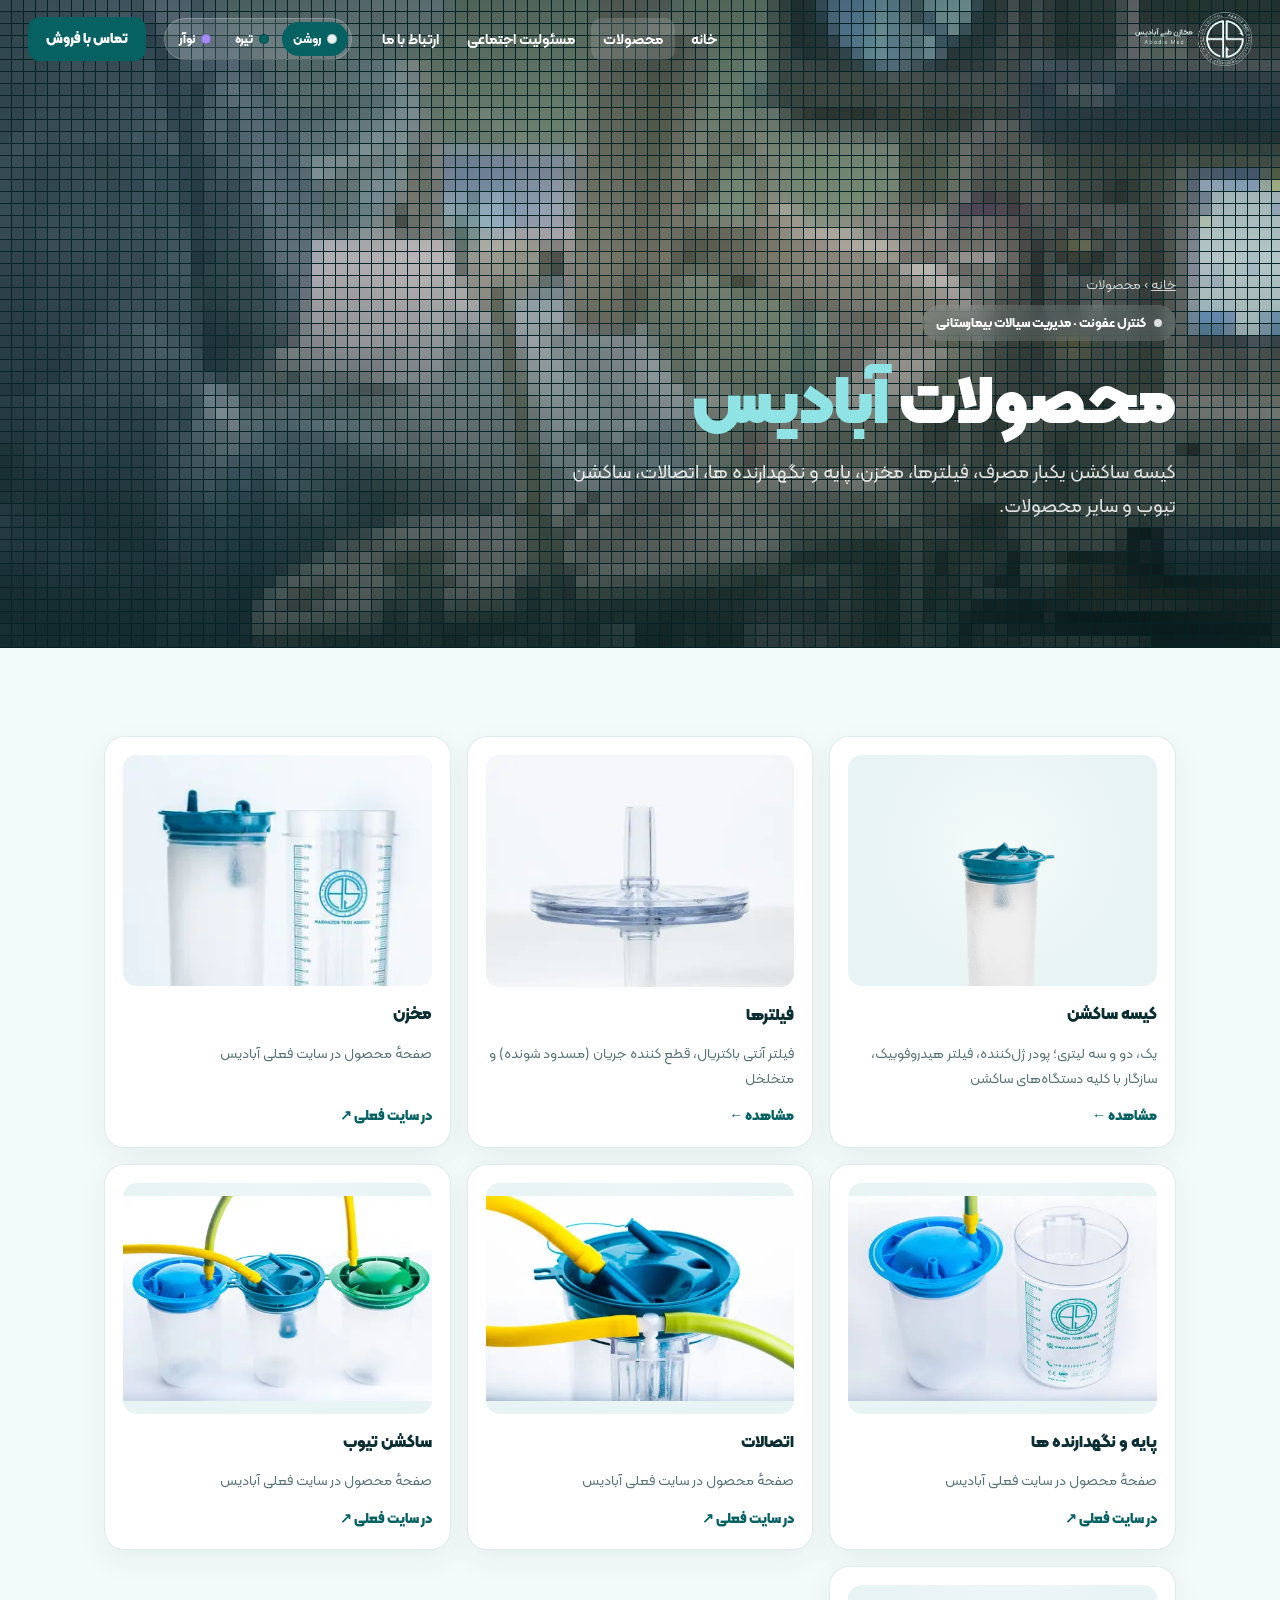
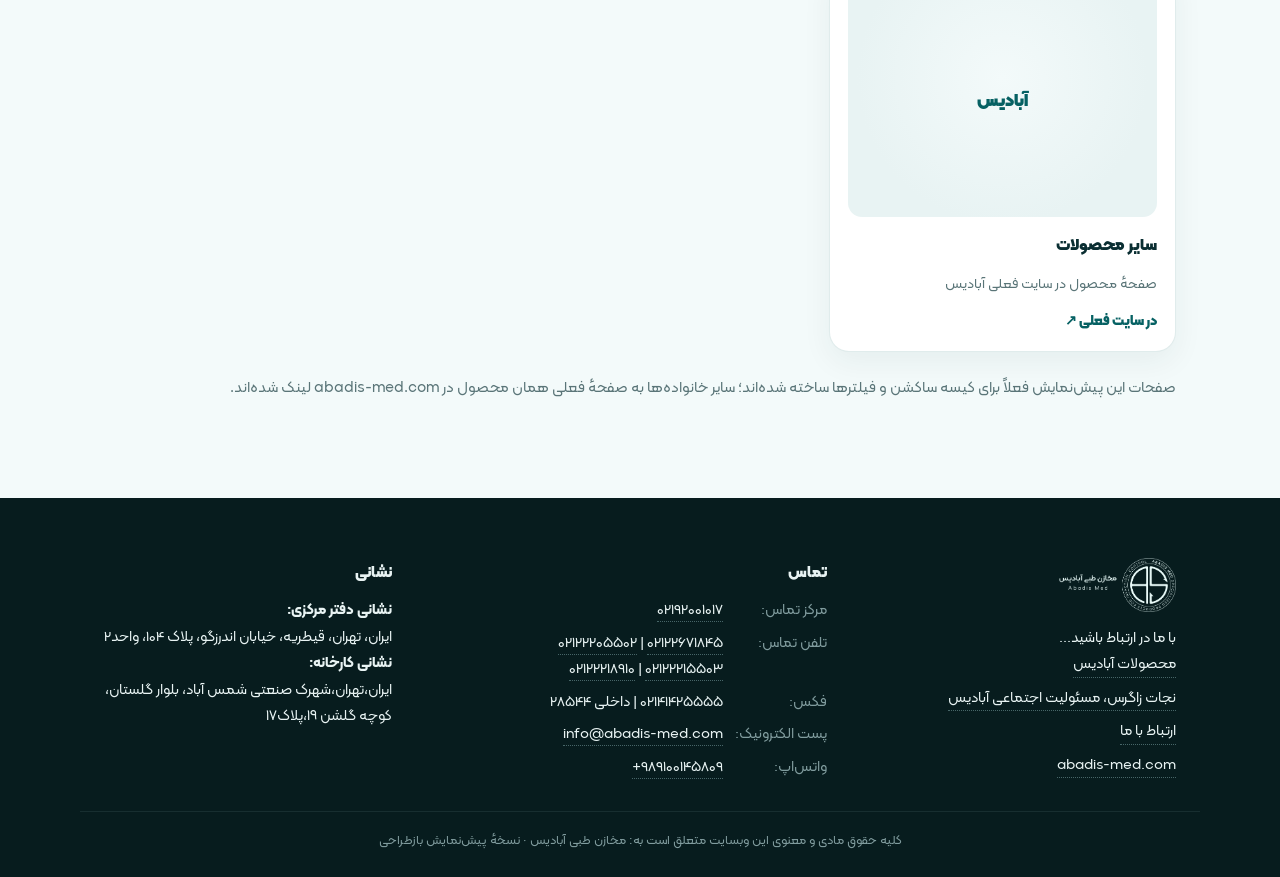
<file: redesign/products/index.html>
<!DOCTYPE html>
<html lang="fa" dir="rtl" data-theme="light">
<head>
<meta charset="UTF-8">
<meta name="viewport" content="width=device-width, initial-scale=1">
<title>محصولات — مخازن طبی آبادیس</title>
<meta name="description" content="محصولات مخازن طبی آبادیس: کیسه ساکشن یکبار مصرف، فیلترها، مخزن، پایه، اتصالات و ساکشن تیوب.">
<meta name="robots" content="noindex,nofollow">
<meta name="theme-color" content="#e8f3f3">
<script>(function(){var t;try{var q=new URLSearchParams(location.search).get('theme');if(q){localStorage.setItem('abadis-theme',q)}t=localStorage.getItem('abadis-theme')}catch(e){}var d=document.documentElement;d.dataset.theme=(t==='dark'||t==='noir')?t:'light';d.classList.add('js')})();</script>
<link rel="icon" href="../favicon.ico" sizes="any">
<link rel="icon" type="image/png" sizes="32x32" href="../assets/img/favicon-32.png">
<link rel="apple-touch-icon" href="../assets/img/apple-touch-icon.png">
<meta property="og:locale" content="fa_IR"><meta property="og:site_name" content="مخازن طبی آبادیس">
<meta property="og:title" content="محصولات — مخازن طبی آبادیس"><meta property="og:description" content="محصولات مخازن طبی آبادیس: کیسه ساکشن یکبار مصرف، فیلترها، مخزن، پایه، اتصالات و ساکشن تیوب.">
<meta property="og:image" content="../assets/img/og-image.jpg">
<link rel="preload" href="../assets/fonts/kalameh/KalamehWeb-FaNum-Regular.woff2" as="font" type="font/woff2" crossorigin>
<link rel="preload" href="../assets/fonts/kalameh/KalamehWeb-FaNum-Black.woff2" as="font" type="font/woff2" crossorigin>
<link rel="stylesheet" href="../assets/css/site.css">

</head>
<body>
<a class="skip" href="#main">پرش به محتوا</a>
<header class="header" id="header">
  <a class="logo" href="../" aria-label="مخازن طبی آبادیس — خانه">
    <img class="lg-light" src="../assets/img/abadis-logo.png" width="658" height="309" alt="مخازن طبی آبادیس">
    <img class="lg-dark" src="../assets/img/abadis-logo-on-teal.png" width="670" height="309" alt="مخازن طبی آبادیس">
  </a>
  <button class="menu-btn" type="button" aria-expanded="false" aria-controls="mainNav">منو</button>
  <nav class="nav" id="mainNav" aria-label="منوی اصلی"><a href="../">خانه</a><a href="../products/" aria-current="page">محصولات</a><a href="../csr/">مسئولیت اجتماعی</a><a href="../contact/">ارتباط با ما</a></nav>
  <div class="theme-switch" role="group" aria-label="حالت نمایش">
    <button type="button" data-set="light" aria-pressed="true"><span class="dot"></span>روشن</button>
    <button type="button" data-set="dark" aria-pressed="false"><span class="dot"></span>تیره</button>
    <button type="button" data-set="noir" aria-pressed="false"><span class="dot"></span>نوآر</button>
  </div>
  <a class="header-cta" href="../contact/">تماس با فروش</a>
</header>
<main id="main">
  <section class="hero hero--short" aria-label="محصولات آبادیس">
    <div class="mosaic" data-tile="12" style="background-image:url('../assets/media/or-poster.jpg')" aria-hidden="true">
      <video muted loop playsinline autoplay preload="auto" poster="../assets/media/or-poster.jpg" disablepictureinpicture disableremoteplayback tabindex="-1">
        <source src="../assets/media/or-mosaic.mp4" type="video/mp4">
      </video>
    </div>
    <div class="hero-inner">
      <p class="crumbs"><a href="../">خانه</a> › محصولات</p>
      <span class="chip">کنترل عفونت · مدیریت سیالات بیمارستانی</span>
      <h1>محصولات <em>آبادیس</em></h1>
      <p class="lead">کیسه ساکشن یکبار مصرف، فیلترها، مخزن، پایه و نگهدارنده ها، اتصالات، ساکشن تیوب و سایر محصولات.</p>
    </div>
  </section>
  <section class="section"><div class="wrap"><div class="grid g-3"><a class="pcard reveal" href="suction-bag/"><div class="ph"><img src="../assets/img/p/p2-main.webp" alt="کیسه ساکشن آبادیس" loading="lazy"></div><strong>کیسه ساکشن</strong><span>یک، دو و سه لیتری؛ پودر ژل‌کننده، فیلتر هیدروفوبیک، سازگار با کلیه دستگاه‌های ساکشن</span><span class="go">مشاهده ←</span></a>
<a class="pcard reveal" href="suction-bag/#filters"><div class="ph"><img src="../assets/img/filters/anti-1-t.webp" alt="فیلترها آبادیس" loading="lazy"></div><strong>فیلترها</strong><span>فیلتر آنتی باکتریال، قطع کننده جریان (مسدود شونده) و متخلخل</span><span class="go">مشاهده ←</span></a>
<a class="pcard reveal" href="https://abadis-med.com/محصولات/مخزن/" target="_blank" rel="noopener"><div class="ph"><img src="../assets/img/p/p3-g1-t.webp" alt="مخزن آبادیس" loading="lazy"></div><strong>مخزن</strong><span>صفحهٔ محصول در سایت فعلی آبادیس</span><span class="go">در سایت فعلی ↗</span></a>
<a class="pcard reveal" href="https://abadis-med.com/محصولات/پایه/" target="_blank" rel="noopener"><div class="ph"><img src="../assets/img/p/p1-g3-t.webp" alt="پایه و نگهدارنده ها آبادیس" loading="lazy"></div><strong>پایه و نگهدارنده ها</strong><span>صفحهٔ محصول در سایت فعلی آبادیس</span><span class="go">در سایت فعلی ↗</span></a>
<a class="pcard reveal" href="https://abadis-med.com/محصولات/اتصالات/" target="_blank" rel="noopener"><div class="ph"><img src="../assets/img/p/p2-g3-t.webp" alt="اتصالات آبادیس" loading="lazy"></div><strong>اتصالات</strong><span>صفحهٔ محصول در سایت فعلی آبادیس</span><span class="go">در سایت فعلی ↗</span></a>
<a class="pcard reveal" href="https://abadis-med.com/محصولات/ساکشن-تیوب/" target="_blank" rel="noopener"><div class="ph"><img src="../assets/img/p/p1-g4-t.webp" alt="ساکشن تیوب آبادیس" loading="lazy"></div><strong>ساکشن تیوب</strong><span>صفحهٔ محصول در سایت فعلی آبادیس</span><span class="go">در سایت فعلی ↗</span></a>
<a class="pcard reveal" href="https://abadis-med.com/محصولات/سایر-محصولات/" target="_blank" rel="noopener"><div class="ph txt">آبادیس</div><strong>سایر محصولات</strong><span>صفحهٔ محصول در سایت فعلی آبادیس</span><span class="go">در سایت فعلی ↗</span></a>
</div>
    <p class="note" style="margin-top:22px">صفحات این پیش‌نمایش فعلاً برای کیسه ساکشن و فیلترها ساخته شده‌اند؛ سایر خانواده‌ها به صفحهٔ فعلی همان محصول در abadis-med.com لینک شده‌اند.</p></div></section>
</main>
<footer class="site-footer">
  <div class="wrap foot-inner">
    <div>
      <img src="../assets/img/abadis-logo-on-teal.png" width="670" height="309" alt="مخازن طبی آبادیس" loading="lazy">
      <p>با ما در ارتباط باشید...</p>
      <div class="foot-links">
        <a href="../products/">محصولات آبادیس</a>
        <a href="../csr/">نجات زاگرس، مسئولیت اجتماعی آبادیس</a>
        <a href="../contact/">ارتباط با ما</a>
        <a href="https://abadis-med.com/" target="_blank" rel="noopener">abadis-med.com</a>
      </div>
    </div>
    <div>
      <h3>تماس</h3>
      <dl>
        <dt>مرکز تماس:</dt><dd><a href="tel:+982192001017" dir="ltr">02192001017</a></dd>
        <dt>تلفن تماس:</dt><dd><a href="tel:+982122671845" dir="ltr">02122671845</a> | <a href="tel:+982122205502" dir="ltr">02122205502</a><br><a href="tel:+982122215503" dir="ltr">02122215503</a> | <a href="tel:+982122218910" dir="ltr">02122218910</a></dd>
        <dt>فکس:</dt><dd><span dir="ltr">02141425555</span> | داخلی 28544</dd>
        <dt>پست الکترونیک:</dt><dd><a href="mailto:info@abadis-med.com">info@abadis-med.com</a></dd>
        <dt>واتس‌اپ:</dt><dd><a href="https://wa.me/989100145809" target="_blank" rel="noopener" dir="ltr">+989100145809</a></dd>
      </dl>
    </div>
    <div>
      <h3>نشانی</h3>
      <p><b>نشانی دفتر مرکزی:</b><br>ایران، تهران، قیطریه، خیابان اندرزگو، پلاک 104، واحد2</p>
      <p><b>نشانی کارخانه:</b><br>ایران،تهران،شهرک صنعتی شمس آباد، بلوار گلستان، کوچه گلشن ۱۹،پلاک۱۷</p>
    </div>
  </div>
  <div class="wrap foot-copy">کلیه حقوق مادی و معنوی این وبسایت متعلق است به: مخازن طبی آبادیس · نسخهٔ پیش‌نمایش بازطراحی</div>
</footer>
<script src="../assets/js/site.js" defer></script>

</body>
</html>
</file>
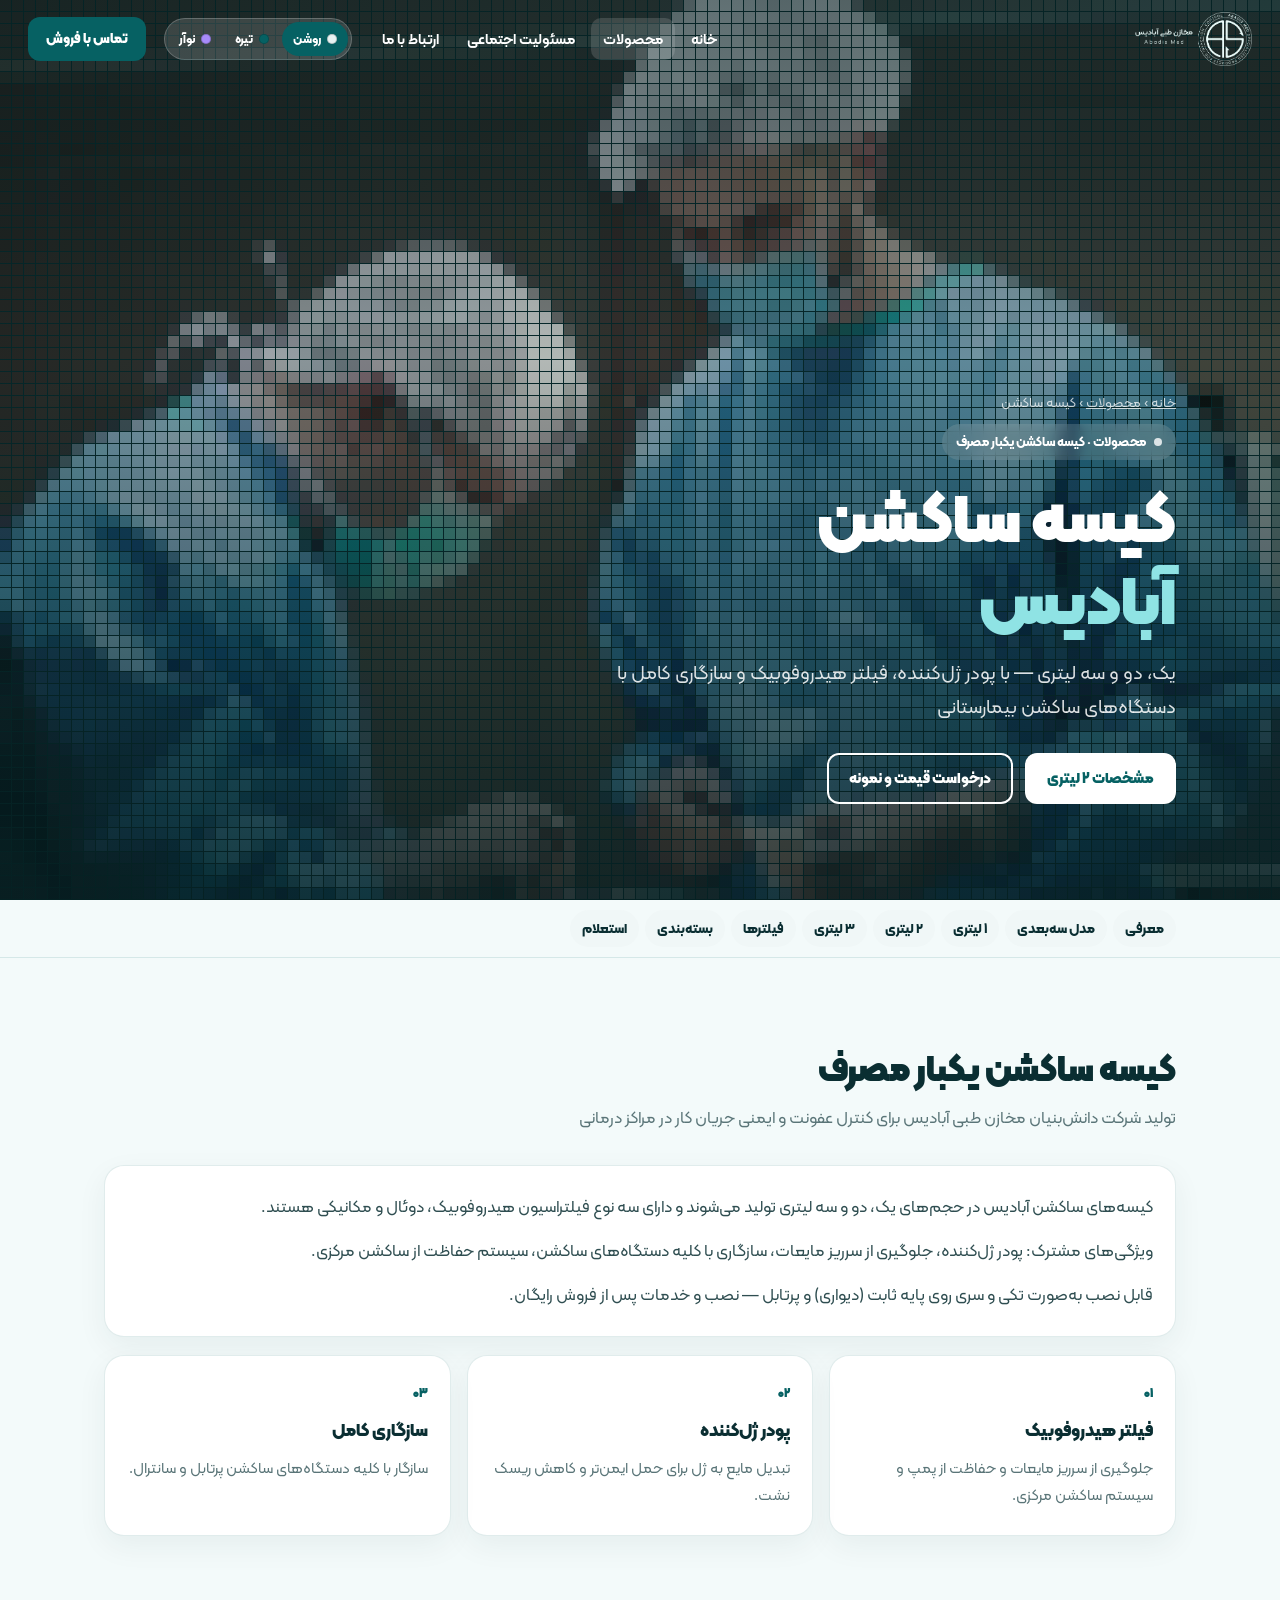
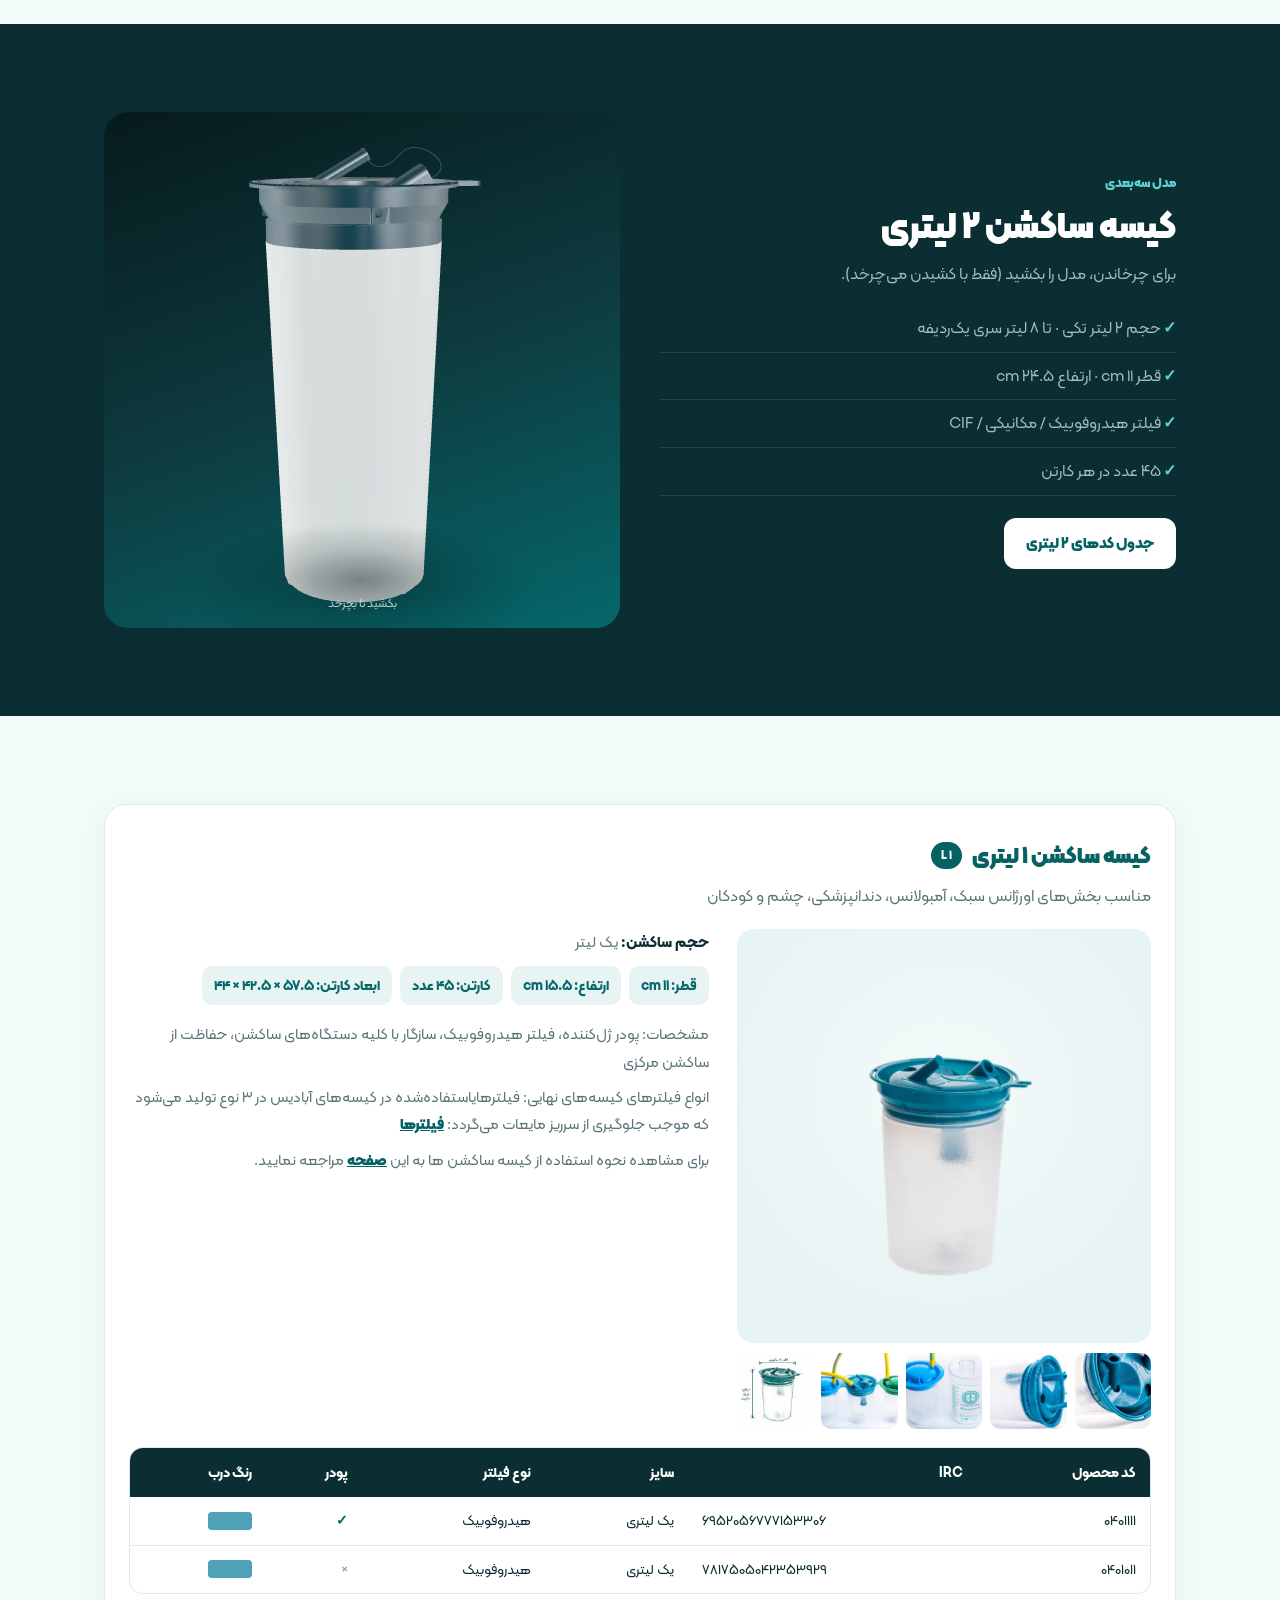
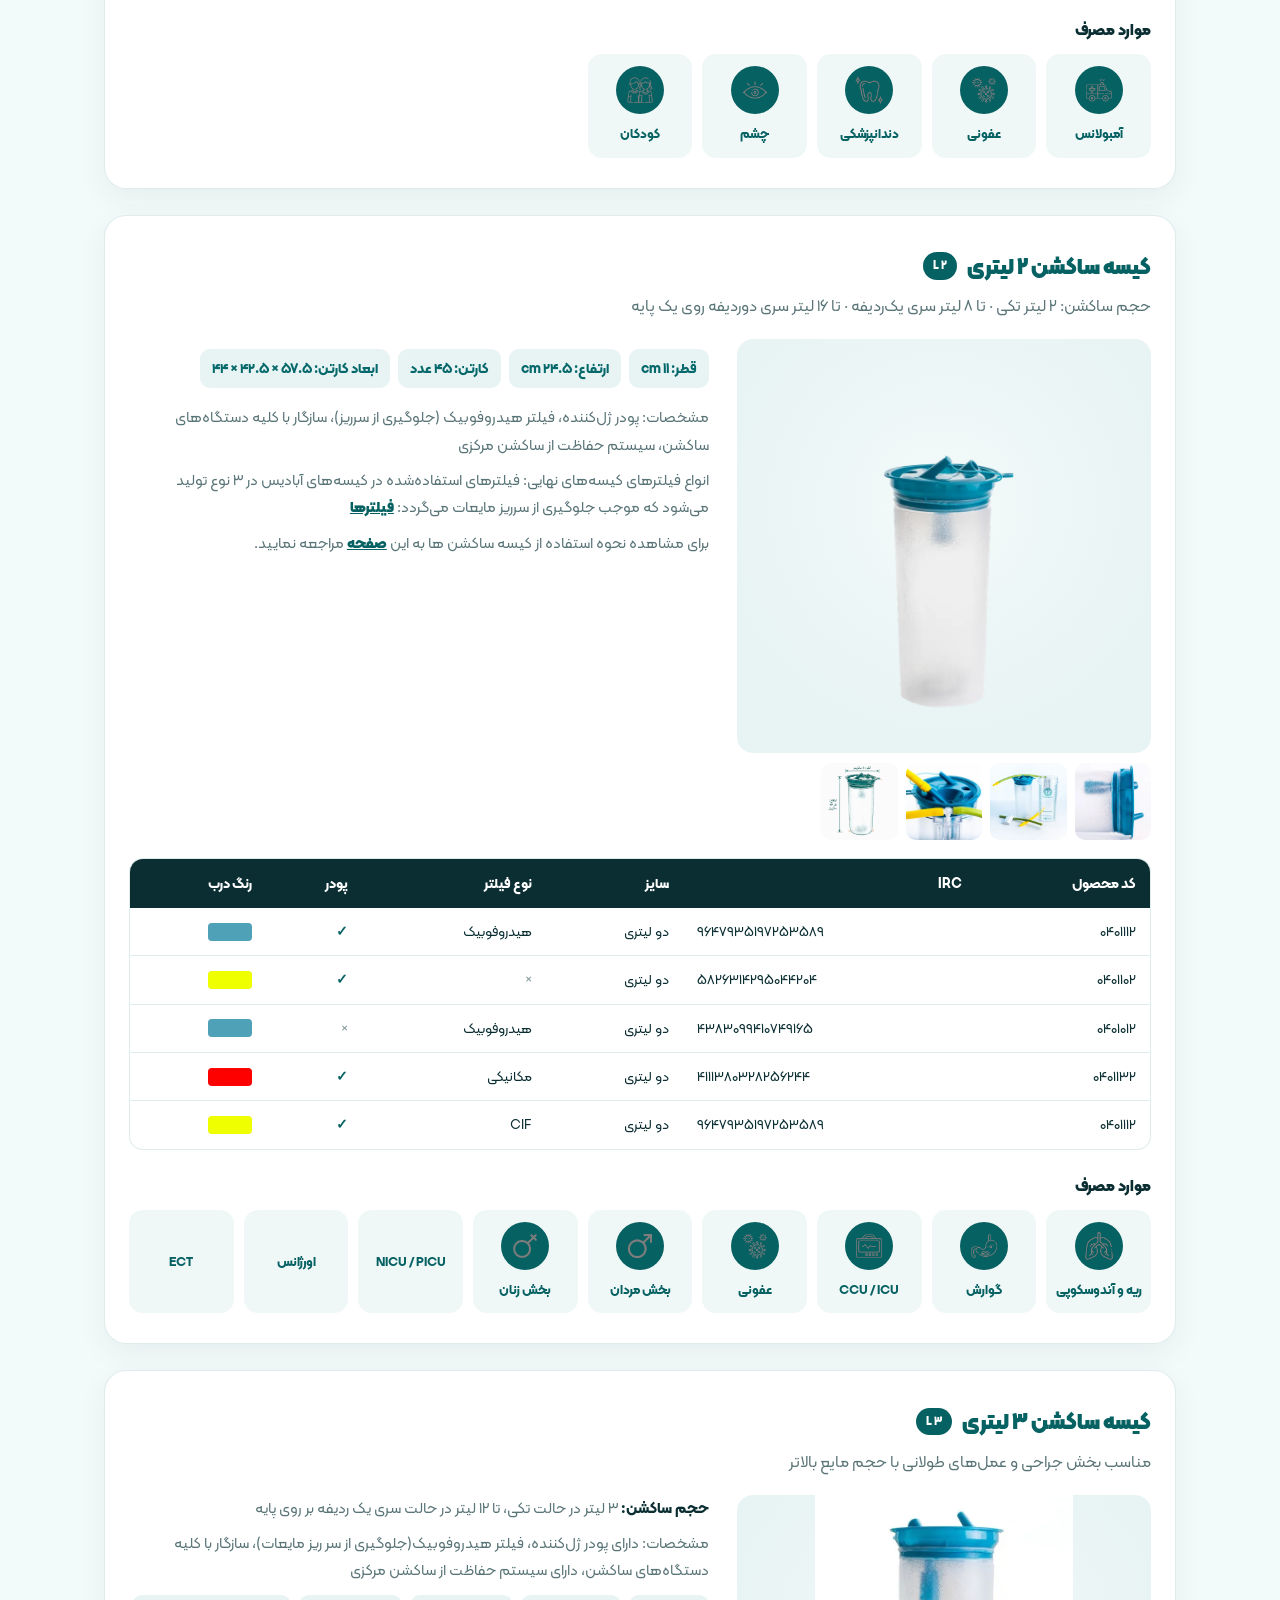
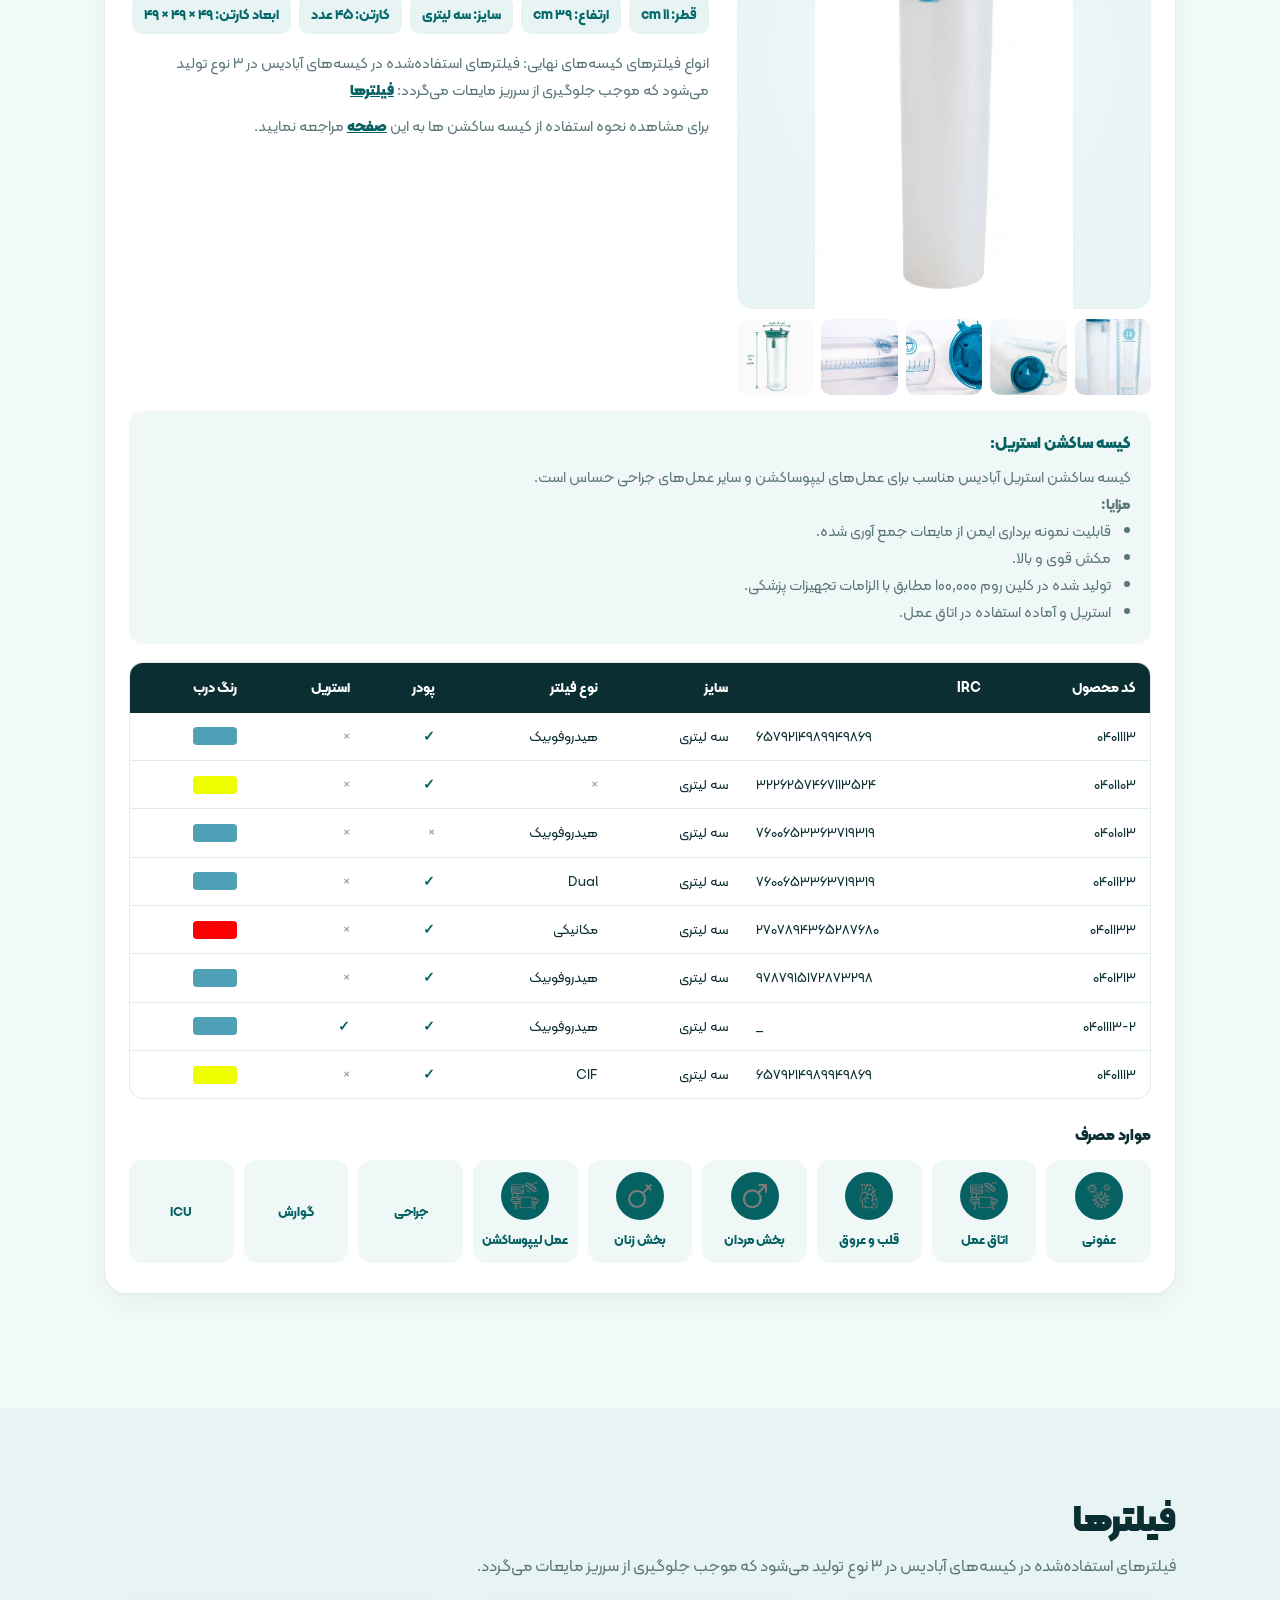
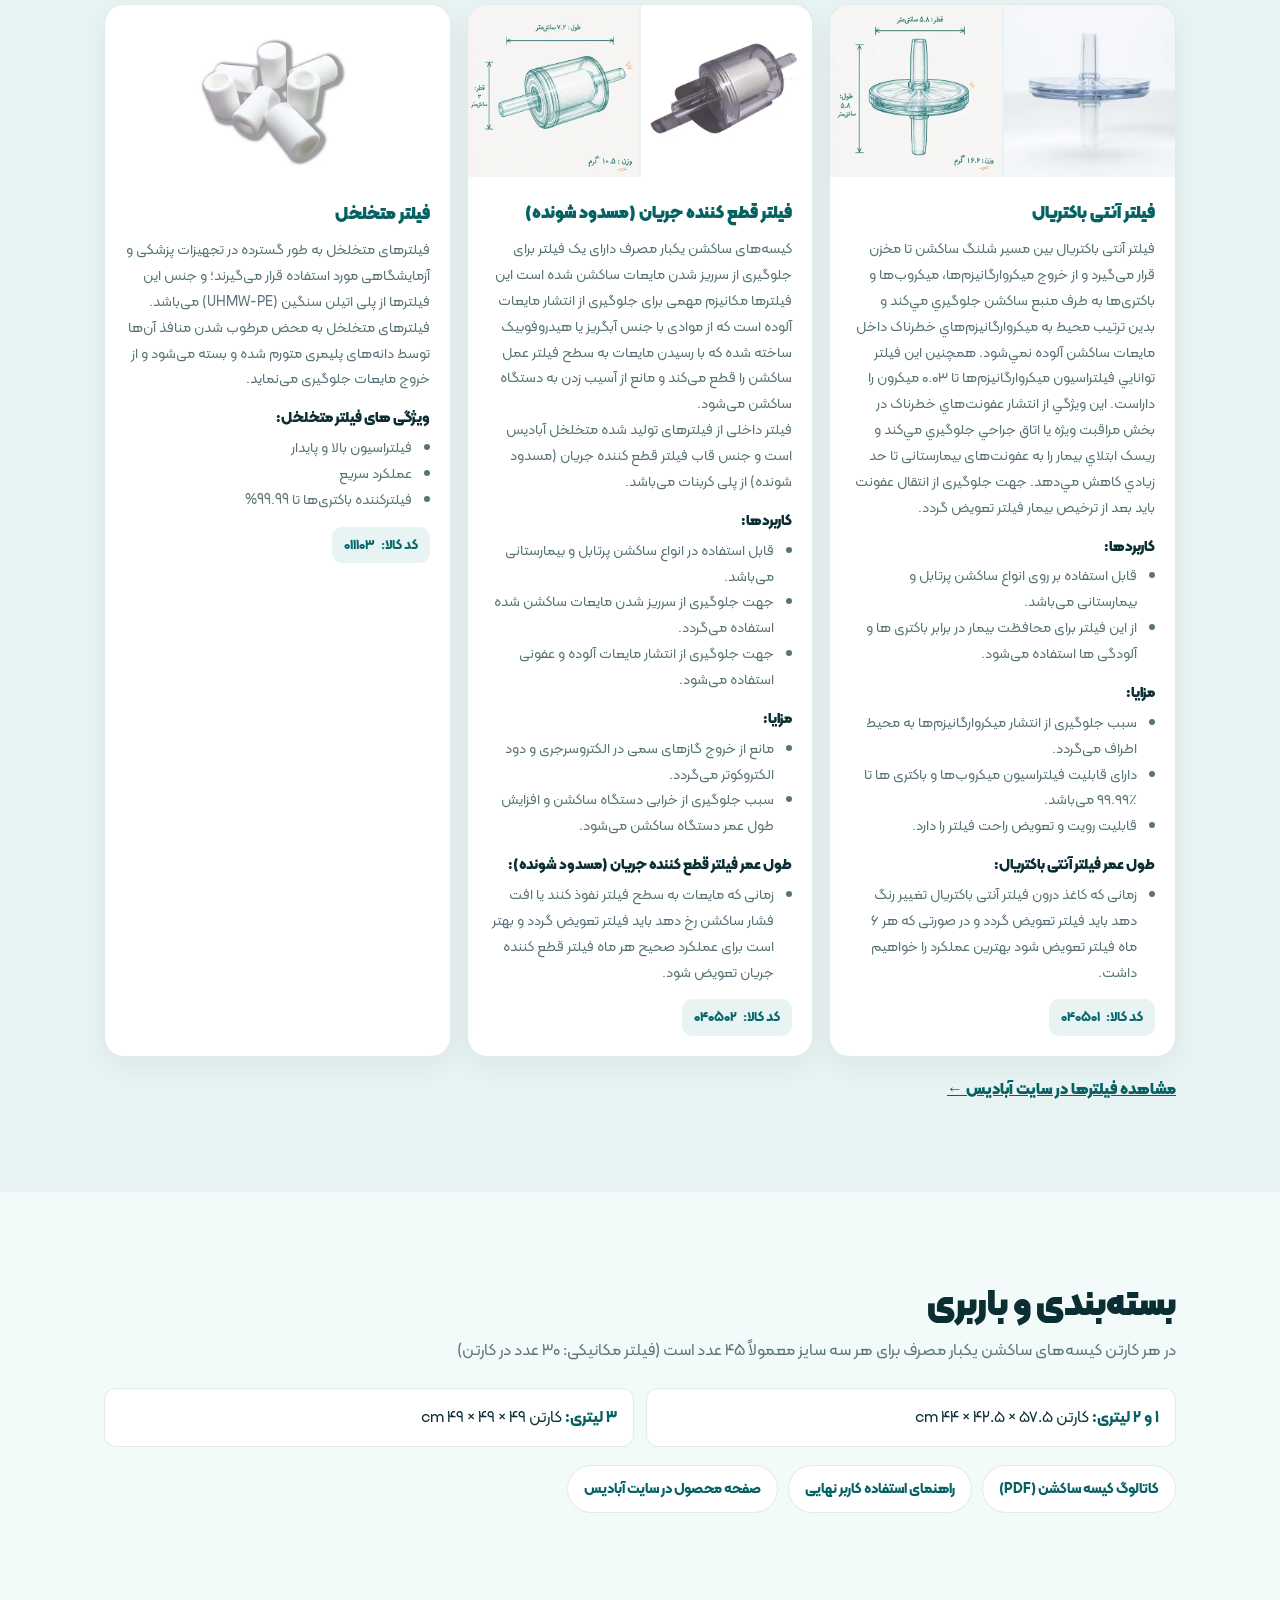
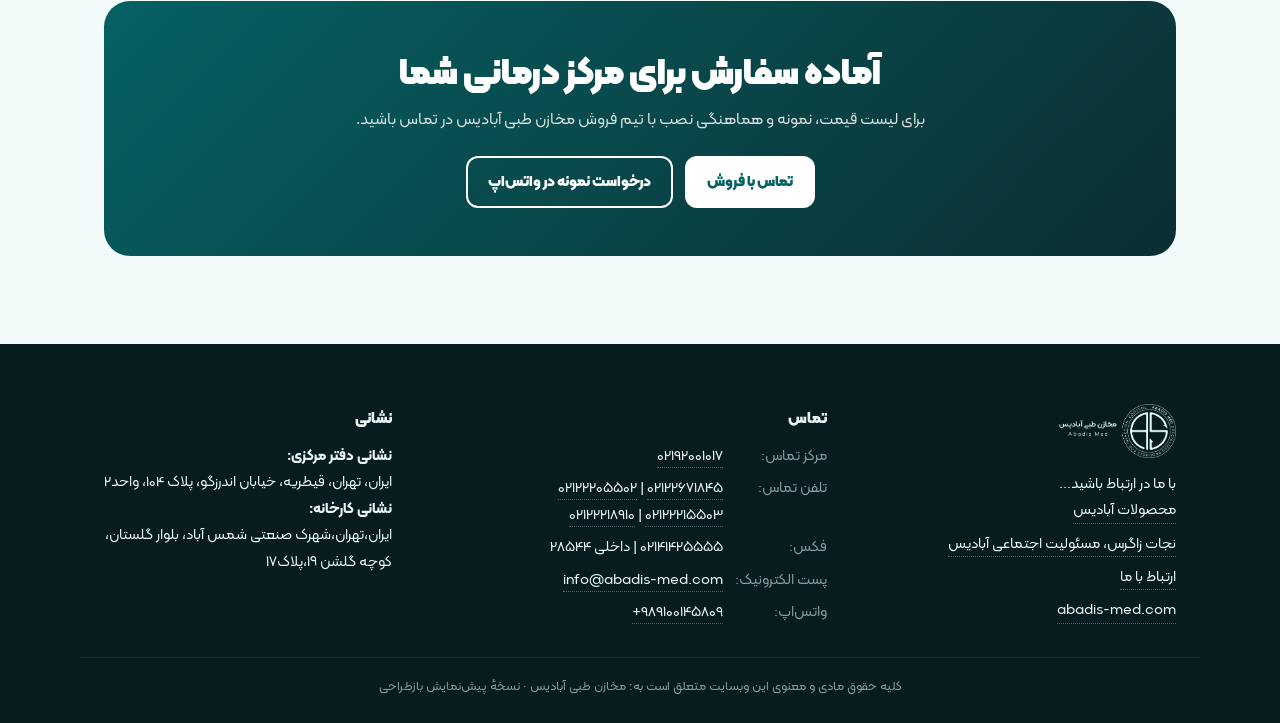
<file: redesign/products/suction-bag/index.html>
<!DOCTYPE html>
<html lang="fa" dir="rtl" data-theme="light">
<head>
<meta charset="UTF-8">
<meta name="viewport" content="width=device-width, initial-scale=1">
<title>کیسه ساکشن یکبار مصرف — مخازن طبی آبادیس</title>
<meta name="description" content="کیسه ساکشن یکبار مصرف آبادیس در حجم‌های ۱، ۲ و ۳ لیتری؛ دارای پودر ژل‌کننده، فیلتر هیدروفوبیک و سیستم حفاظت از ساکشن مرکزی.">
<meta name="robots" content="noindex,nofollow">
<meta name="theme-color" content="#e8f3f3">
<script>(function(){var t;try{var q=new URLSearchParams(location.search).get('theme');if(q){localStorage.setItem('abadis-theme',q)}t=localStorage.getItem('abadis-theme')}catch(e){}var d=document.documentElement;d.dataset.theme=(t==='dark'||t==='noir')?t:'light';d.classList.add('js')})();</script>
<link rel="icon" href="../../favicon.ico" sizes="any">
<link rel="icon" type="image/png" sizes="32x32" href="../../assets/img/favicon-32.png">
<link rel="apple-touch-icon" href="../../assets/img/apple-touch-icon.png">
<meta property="og:locale" content="fa_IR"><meta property="og:site_name" content="مخازن طبی آبادیس">
<meta property="og:title" content="کیسه ساکشن یکبار مصرف — مخازن طبی آبادیس"><meta property="og:description" content="کیسه ساکشن یکبار مصرف آبادیس در حجم‌های ۱، ۲ و ۳ لیتری؛ دارای پودر ژل‌کننده، فیلتر هیدروفوبیک و سیستم حفاظت از ساکشن مرکزی.">
<meta property="og:image" content="../../assets/img/og-image.jpg">
<link rel="preload" href="../../assets/fonts/kalameh/KalamehWeb-FaNum-Regular.woff2" as="font" type="font/woff2" crossorigin>
<link rel="preload" href="../../assets/fonts/kalameh/KalamehWeb-FaNum-Black.woff2" as="font" type="font/woff2" crossorigin>
<link rel="stylesheet" href="../../assets/css/site.css">
<script type="importmap">{"imports":{"three":"../../assets/vendor/three/build/three.module.js","three/addons/":"../../assets/vendor/three/examples/jsm/"}}</script>
</head>
<body>
<a class="skip" href="#main">پرش به محتوا</a>
<header class="header" id="header">
  <a class="logo" href="../../" aria-label="مخازن طبی آبادیس — خانه">
    <img class="lg-light" src="../../assets/img/abadis-logo.png" width="658" height="309" alt="مخازن طبی آبادیس">
    <img class="lg-dark" src="../../assets/img/abadis-logo-on-teal.png" width="670" height="309" alt="مخازن طبی آبادیس">
  </a>
  <button class="menu-btn" type="button" aria-expanded="false" aria-controls="mainNav">منو</button>
  <nav class="nav" id="mainNav" aria-label="منوی اصلی"><a href="../../">خانه</a><a href="../../products/" aria-current="page">محصولات</a><a href="../../csr/">مسئولیت اجتماعی</a><a href="../../contact/">ارتباط با ما</a></nav>
  <div class="theme-switch" role="group" aria-label="حالت نمایش">
    <button type="button" data-set="light" aria-pressed="true"><span class="dot"></span>روشن</button>
    <button type="button" data-set="dark" aria-pressed="false"><span class="dot"></span>تیره</button>
    <button type="button" data-set="noir" aria-pressed="false"><span class="dot"></span>نوآر</button>
  </div>
  <a class="header-cta" href="../../contact/">تماس با فروش</a>
</header>
<main id="main">
  <section class="hero" aria-label="کیسه ساکشن آبادیس">
    <div class="mosaic" data-tile="12" style="background-image:url('../../assets/media/hero-poster.jpg')" aria-hidden="true">
      <video muted loop playsinline autoplay preload="auto" poster="../../assets/media/hero-poster.jpg" disablepictureinpicture disableremoteplayback tabindex="-1">
        <source src="../../assets/media/hero-mosaic.mp4" type="video/mp4">
      </video>
    </div>
    <div class="hero-inner">
      <p class="crumbs"><a href="../../">خانه</a> › <a href="../../products/">محصولات</a> › کیسه ساکشن</p>
      <span class="chip">محصولات · کیسه ساکشن یکبار مصرف</span>
      <h1>کیسه ساکشن <em>آبادیس</em></h1>
      <p class="lead">یک، دو و سه لیتری — با پودر ژل‌کننده، فیلتر هیدروفوبیک و سازگاری کامل با دستگاه‌های ساکشن بیمارستانی</p>
      <div class="hero-actions"><a class="btn btn-primary" href="#s2">مشخصات ۲ لیتری</a><a class="btn btn-ghost" href="../../contact/">درخواست قیمت و نمونه</a></div>
    </div>
  </section>
  <nav class="anchors" aria-label="بخش‌های صفحه"><div class="wrap">
    <a href="#intro">معرفی</a><a href="#viewer">مدل سه‌بعدی</a><a href="#s1">۱ لیتری</a><a href="#s2">۲ لیتری</a><a href="#s3">۳ لیتری</a><a href="#filters">فیلترها</a><a href="#pack">بسته‌بندی</a><a href="#inquiry">استعلام</a>
  </div></nav>

  <section class="section" id="intro">
    <div class="wrap">
      <div class="section-head reveal"><h2>کیسه ساکشن یکبار مصرف</h2><p>تولید شرکت دانش‌بنیان مخازن طبی آبادیس برای کنترل عفونت و ایمنی جریان کار در مراکز درمانی</p></div>
      <div class="card prose reveal" style="margin-bottom:18px">
        <p>کیسه‌های ساکشن آبادیس در حجم‌های یک، دو و سه لیتری تولید می‌شوند و دارای سه نوع فیلتراسیون هیدروفوبیک، دوئال و مکانیکی هستند.</p>
        <p>ویژگی‌های مشترک: پودر ژل‌کننده، جلوگیری از سرریز مایعات، سازگاری با کلیه دستگاه‌های ساکشن، سیستم حفاظت از ساکشن مرکزی.</p>
        <p>قابل نصب به‌صورت تکی و سری روی پایه ثابت (دیواری) و پرتابل — نصب و خدمات پس از فروش رایگان.</p>
      </div>
      <div class="grid g-3">
        <article class="card reveal"><span class="num">۰۱</span><h3>فیلتر هیدروفوبیک</h3><p>جلوگیری از سرریز مایعات و حفاظت از پمپ و سیستم ساکشن مرکزی.</p></article>
        <article class="card reveal"><span class="num">۰۲</span><h3>پودر ژل‌کننده</h3><p>تبدیل مایع به ژل برای حمل ایمن‌تر و کاهش ریسک نشت.</p></article>
        <article class="card reveal"><span class="num">۰۳</span><h3>سازگاری کامل</h3><p>سازگار با کلیه دستگاه‌های ساکشن پرتابل و سانترال.</p></article>
      </div>
    </div>
  </section>

  <section class="section deep" id="viewer">
    <div class="wrap split">
      <div class="reveal">
        <p class="eyebrow">مدل سه‌بعدی</p>
        <h2>کیسه ساکشن ۲ لیتری</h2>
        <p style="margin-top:10px">برای چرخاندن، مدل را بکشید (فقط با کشیدن می‌چرخد).</p>
        <ul class="checks"><li>حجم ۲ لیتر تکی · تا ۸ لیتر سری یک‌ردیفه</li><li>قطر ۱۱ cm · ارتفاع ۲۴.۵ cm</li><li>فیلتر هیدروفوبیک / مکانیکی / CIF</li><li>۴۵ عدد در هر کارتن</li></ul>
        <a class="btn btn-light" href="#s2">جدول کدهای ۲ لیتری</a>
      </div>
      <div class="product-visual" id="productViewer">
        <img class="pv-fallback" src="../../assets/img/product-still.webp" width="800" height="800" alt="کیسه ساکشن ۲ لیتری آبادیس" loading="lazy">
        <div class="product-visual-loading pv-loading" id="viewerLoading">بارگذاری مدل…</div>
        <canvas id="productCanvas" class="pv-canvas" aria-label="مدل سه‌بعدی کیسه ساکشن ۲ لیتری؛ برای چرخاندن بکشید"></canvas>
        <div class="product-visual-hint pv-hint">بکشید تا بچرخد</div>
      </div>
    </div>
  </section>

  <section class="section"><div class="wrap">
    <div class="size-block" id="s1">
        <h3>کیسه ساکشن ۱ لیتری <span class="badge">۱ L</span></h3>
        <p class="meta">مناسب بخش‌های اورژانس سبک، آمبولانس، دندانپزشکی، چشم و کودکان</p>
        <div class="size-grid">
        <div class="size-media">
          <a class="gal-main" href="../../assets/img/p/p1-main.webp" data-gallery="s1" data-w="900" data-h="900" aria-label="نمایش بزرگ‌تر: کیسه ساکشن ۱ لیتری آبادیس">
            <img src="../../assets/img/p/p1-main.webp" width="900" height="900" loading="lazy" decoding="async" alt="کیسه ساکشن ۱ لیتری آبادیس">
          </a>
          <div class="gal-thumbs">
            <a href="../../assets/img/p/p1-g1.webp" data-gallery="s1" data-w="1543" data-h="1600" aria-label="نمایش بزرگ‌تر: نمای نزدیک از داخل درب کیسه ساکشن ۱ لیتری"><img src="../../assets/img/p/p1-g1-t.webp" width="463" height="480" loading="lazy" decoding="async" alt="نمای نزدیک از داخل درب کیسه ساکشن ۱ لیتری"></a>
            <a href="../../assets/img/p/p1-g2.webp" data-gallery="s1" data-w="1600" data-h="1067" aria-label="نمایش بزرگ‌تر: درب و فیلتر کیسه ساکشن ۱ لیتری از نمای جانبی"><img src="../../assets/img/p/p1-g2-t.webp" width="480" height="320" loading="lazy" decoding="async" alt="درب و فیلتر کیسه ساکشن ۱ لیتری از نمای جانبی"></a>
            <a href="../../assets/img/p/p1-g3.webp" data-gallery="s1" data-w="1600" data-h="1067" aria-label="نمایش بزرگ‌تر: کیسه ساکشن ۱ لیتری آبادیس در کنار مخزن مدرج"><img src="../../assets/img/p/p1-g3-t.webp" width="480" height="320" loading="lazy" decoding="async" alt="کیسه ساکشن ۱ لیتری آبادیس در کنار مخزن مدرج"></a>
            <a href="../../assets/img/p/p1-g4.webp" data-gallery="s1" data-w="1600" data-h="1067" aria-label="نمایش بزرگ‌تر: سه کیسه ساکشن ۱ لیتری با شلنگ‌های اتصال"><img src="../../assets/img/p/p1-g4-t.webp" width="480" height="320" loading="lazy" decoding="async" alt="سه کیسه ساکشن ۱ لیتری با شلنگ‌های اتصال"></a>
            <a href="../../assets/img/p/p1-g5.webp" data-gallery="s1" data-w="1254" data-h="1254" aria-label="نمایش بزرگ‌تر: ابعاد کیسه ساکشن ۱ لیتری: قطر ۱۱ و ارتفاع ۱۵٫۵ سانتی‌متر"><img src="../../assets/img/p/p1-g5-t.webp" width="480" height="480" loading="lazy" decoding="async" alt="ابعاد کیسه ساکشن ۱ لیتری: قطر ۱۱ و ارتفاع ۱۵٫۵ سانتی‌متر"></a>
          </div>
        </div>
        <div class="size-info">
        <p class="note"><strong>حجم ساکشن:</strong> یک لیتر</p>
        <div class="dims">
          <span>قطر: ۱۱ cm</span>
          <span>ارتفاع: ۱۵.۵ cm</span>
          <span>کارتن: ۴۵ عدد</span>
          <span>ابعاد کارتن: ۵۷.۵ × ۴۲.۵ × ۴۴</span>
        </div>
        <p class="meta-line">مشخصات: پودر ژل‌کننده، فیلتر هیدروفوبیک، سازگار با کلیه دستگاه‌های ساکشن، حفاظت از ساکشن مرکزی</p>
        <p class="note">انواع فیلترهای کیسه‌های نهایی: فیلترهایاستفاده‌شده در کیسه‌های آبادیس در ۳ نوع تولید می‌شود که موجب جلوگیری از سرریز مایعات می‌گردد: <a href="#filters">فیلترها</a></p>
        <p class="note">برای مشاهده نحوه استفاده از کیسه ساکشن ها به این <a href="https://abadis-med.com/راهنمای-نصب/راهنمای-استفاده-کاربر-نهایی/" target="_blank" rel="noopener">صفحه</a> مراجعه نمایید.</p>
        </div>
        </div>
        <div class="table-wrap">
          <table>
            <thead><tr><th>کد محصول</th><th>IRC</th><th>سایز</th><th>نوع فیلتر</th><th>پودر</th><th>رنگ درب</th></tr></thead>
            <tbody>
<tr><td>۰۴۰۱۱۱۱</td><td dir="ltr" class="irc">6952056777153306</td><td>یک لیتری</td><td>هیدروفوبیک</td><td class="yes">✓</td><td><img class="lid" src="../../assets/img/p/lid-teal.webp" width="50" height="20" alt="رنگ درب فیروزه‌ای" title="فیروزه‌ای"></td></tr>
<tr><td>۰۴۰۱۰۱۱</td><td dir="ltr" class="irc">7817505042353929</td><td>یک لیتری</td><td>هیدروفوبیک</td><td class="no">×</td><td><img class="lid" src="../../assets/img/p/lid-teal.webp" width="50" height="20" alt="رنگ درب فیروزه‌ای" title="فیروزه‌ای"></td></tr>
            </tbody>
          </table>
        </div>
        <h4 class="uses-h">موارد مصرف</h4>
        <div class="uses">
          <div class="use"><span class="use-ic"><img src="../../assets/img/use/ambulance.webp" width="100" height="100" loading="lazy" decoding="async" alt=""></span>آمبولانس</div>
          <div class="use"><span class="use-ic"><img src="../../assets/img/use/infectious.webp" width="100" height="100" loading="lazy" decoding="async" alt=""></span>عفونی</div>
          <div class="use"><span class="use-ic"><img src="../../assets/img/use/dentistry.webp" width="100" height="100" loading="lazy" decoding="async" alt=""></span>دندانپزشکی</div>
          <div class="use"><span class="use-ic"><img src="../../assets/img/use/eye.webp" width="100" height="100" loading="lazy" decoding="async" alt=""></span>چشم</div>
          <div class="use"><span class="use-ic"><img src="../../assets/img/use/children.webp" width="100" height="100" loading="lazy" decoding="async" alt=""></span>کودکان</div>
        </div>
      </div>
    <div class="size-block" id="s2">
        <h3>کیسه ساکشن ۲ لیتری <span class="badge">۲ L</span></h3>
        <p class="meta">حجم ساکشن: ۲ لیتر تکی · تا ۸ لیتر سری یک‌ردیفه · تا ۱۶ لیتر سری دو‌ردیفه روی یک پایه</p>
        <div class="size-grid">
        <div class="size-media">
          <a class="gal-main" href="../../assets/img/p/p2-main.webp" data-gallery="s2" data-w="900" data-h="900" aria-label="نمایش بزرگ‌تر: کیسه ساکشن ۲ لیتری آبادیس">
            <img src="../../assets/img/p/p2-main.webp" width="900" height="900" loading="lazy" decoding="async" alt="کیسه ساکشن ۲ لیتری آبادیس">
          </a>
          <div class="gal-thumbs">
            <a href="../../assets/img/p/p2-g1.webp" data-gallery="s2" data-w="1030" data-h="687" aria-label="نمایش بزرگ‌تر: درب و فیلتر کیسه ساکشن ۲ لیتری از نمای جانبی"><img src="../../assets/img/p/p2-g1-t.webp" width="480" height="320" loading="lazy" decoding="async" alt="درب و فیلتر کیسه ساکشن ۲ لیتری از نمای جانبی"></a>
            <a href="../../assets/img/p/p2-g2.webp" data-gallery="s2" data-w="1030" data-h="1030" aria-label="نمایش بزرگ‌تر: کیسه ساکشن ۲ لیتری آبادیس داخل مخزن مدرج با شلنگ"><img src="../../assets/img/p/p2-g2-t.webp" width="480" height="480" loading="lazy" decoding="async" alt="کیسه ساکشن ۲ لیتری آبادیس داخل مخزن مدرج با شلنگ"></a>
            <a href="../../assets/img/p/p2-g3.webp" data-gallery="s2" data-w="1030" data-h="687" aria-label="نمایش بزرگ‌تر: اتصال شلنگ‌ها به درب کیسه ساکشن ۲ لیتری"><img src="../../assets/img/p/p2-g3-t.webp" width="480" height="320" loading="lazy" decoding="async" alt="اتصال شلنگ‌ها به درب کیسه ساکشن ۲ لیتری"></a>
            <a href="../../assets/img/p/p2-g4.webp" data-gallery="s2" data-w="1254" data-h="1254" aria-label="نمایش بزرگ‌تر: ابعاد کیسه ساکشن ۲ لیتری: قطر ۱۱ و ارتفاع ۲۴٫۵ سانتی‌متر"><img src="../../assets/img/p/p2-g4-t.webp" width="480" height="480" loading="lazy" decoding="async" alt="ابعاد کیسه ساکشن ۲ لیتری: قطر ۱۱ و ارتفاع ۲۴٫۵ سانتی‌متر"></a>
          </div>
        </div>
        <div class="size-info">
        <div class="dims">
          <span>قطر: ۱۱ cm</span>
          <span>ارتفاع: ۲۴.۵ cm</span>
          <span>کارتن: ۴۵ عدد</span>
          <span>ابعاد کارتن: ۵۷.۵ × ۴۲.۵ × ۴۴</span>
        </div>
        <p class="meta-line">مشخصات: پودر ژل‌کننده، فیلتر هیدروفوبیک (جلوگیری از سرریز)، سازگار با کلیه دستگاه‌های ساکشن، سیستم حفاظت از ساکشن مرکزی</p>
        <p class="note">انواع فیلترهای کیسه‌های نهایی: فیلترهای استفاده‌شده در کیسه‌های آبادیس در ۳ نوع تولید می‌شود که موجب جلوگیری از سرریز مایعات می‌گردد: <a href="#filters">فیلترها</a></p>
        <p class="note">برای مشاهده نحوه استفاده از کیسه ساکشن ها به این <a href="https://abadis-med.com/راهنمای-نصب/راهنمای-استفاده-کاربر-نهایی/" target="_blank" rel="noopener">صفحه</a> مراجعه نمایید.</p>
        </div>
        </div>
        <div class="table-wrap">
          <table>
            <thead><tr><th>کد محصول</th><th>IRC</th><th>سایز</th><th>نوع فیلتر</th><th>پودر</th><th>رنگ درب</th></tr></thead>
            <tbody>
<tr><td>۰۴۰۱۱۱۲</td><td dir="ltr" class="irc">9647935197253589</td><td>دو لیتری</td><td>هیدروفوبیک</td><td class="yes">✓</td><td><img class="lid" src="../../assets/img/p/lid-teal.webp" width="50" height="20" alt="رنگ درب فیروزه‌ای" title="فیروزه‌ای"></td></tr>
<tr><td>۰۴۰۱۱۰۲</td><td dir="ltr" class="irc">5826314295044204</td><td>دو لیتری</td><td class="no">×</td><td class="yes">✓</td><td><img class="lid" src="../../assets/img/p/lid-yellow.webp" width="50" height="20" alt="رنگ درب زرد" title="زرد"></td></tr>
<tr><td>۰۴۰۱۰۱۲</td><td dir="ltr" class="irc">4383099410749165</td><td>دو لیتری</td><td>هیدروفوبیک</td><td class="no">×</td><td><img class="lid" src="../../assets/img/p/lid-teal.webp" width="50" height="20" alt="رنگ درب فیروزه‌ای" title="فیروزه‌ای"></td></tr>
<tr><td>۰۴۰۱۱۳۲</td><td dir="ltr" class="irc">4111380328256244</td><td>دو لیتری</td><td>مکانیکی</td><td class="yes">✓</td><td><img class="lid" src="../../assets/img/p/lid-red.webp" width="50" height="20" alt="رنگ درب قرمز" title="قرمز"></td></tr>
<tr><td>۰۴۰۱۱۱۲</td><td dir="ltr" class="irc">9647935197253589</td><td>دو لیتری</td><td>CIF</td><td class="yes">✓</td><td><img class="lid" src="../../assets/img/p/lid-yellow.webp" width="50" height="20" alt="رنگ درب زرد" title="زرد"></td></tr>
            </tbody>
          </table>
        </div>
        <h4 class="uses-h">موارد مصرف</h4>
        <div class="uses">
          <div class="use"><span class="use-ic"><img src="../../assets/img/use/lung.webp" width="100" height="100" loading="lazy" decoding="async" alt=""></span>ریه و آندوسکوپی</div>
          <div class="use"><span class="use-ic"><img src="../../assets/img/use/gi.webp" width="100" height="100" loading="lazy" decoding="async" alt=""></span>گوارش</div>
          <div class="use"><span class="use-ic"><img src="../../assets/img/use/icu.webp" width="100" height="100" loading="lazy" decoding="async" alt=""></span>CCU / ICU</div>
          <div class="use"><span class="use-ic"><img src="../../assets/img/use/infectious.webp" width="100" height="100" loading="lazy" decoding="async" alt=""></span>عفونی</div>
          <div class="use"><span class="use-ic"><img src="../../assets/img/use/men.webp" width="100" height="100" loading="lazy" decoding="async" alt=""></span>بخش مردان</div>
          <div class="use"><span class="use-ic"><img src="../../assets/img/use/women.webp" width="100" height="100" loading="lazy" decoding="async" alt=""></span>بخش زنان</div>
          <div class="use use--text">NICU / PICU</div>
          <div class="use use--text">اورژانس</div>
          <div class="use use--text">ECT</div>
        </div>
      </div>
    <div class="size-block" id="s3">
        <h3>کیسه ساکشن ۳ لیتری <span class="badge">۳ L</span></h3>
        <p class="meta">مناسب بخش جراحی و عمل‌های طولانی با حجم مایع بالاتر</p>
        <div class="size-grid">
        <div class="size-media">
          <a class="gal-main" href="../../assets/img/p/p3-main.webp" data-gallery="s3" data-w="561" data-h="900" aria-label="نمایش بزرگ‌تر: کیسه ساکشن ۳ لیتری آبادیس">
            <img src="../../assets/img/p/p3-main.webp" width="561" height="900" loading="lazy" decoding="async" alt="کیسه ساکشن ۳ لیتری آبادیس">
          </a>
          <div class="gal-thumbs">
            <a href="../../assets/img/p/p3-g1.webp" data-gallery="s3" data-w="687" data-h="1030" aria-label="نمایش بزرگ‌تر: کیسه ساکشن ۳ لیتری آبادیس در کنار مخزن مدرج"><img src="../../assets/img/p/p3-g1-t.webp" width="320" height="480" loading="lazy" decoding="async" alt="کیسه ساکشن ۳ لیتری آبادیس در کنار مخزن مدرج"></a>
            <a href="../../assets/img/p/p3-g2.webp" data-gallery="s3" data-w="1030" data-h="687" aria-label="نمایش بزرگ‌تر: درب کیسه ساکشن ۳ لیتری در کنار مخزن"><img src="../../assets/img/p/p3-g2-t.webp" width="480" height="320" loading="lazy" decoding="async" alt="درب کیسه ساکشن ۳ لیتری در کنار مخزن"></a>
            <a href="../../assets/img/p/p3-g3.webp" data-gallery="s3" data-w="1030" data-h="579" aria-label="نمایش بزرگ‌تر: نمای درب و مخزن مدرج ۳ لیتری"><img src="../../assets/img/p/p3-g3-t.webp" width="480" height="270" loading="lazy" decoding="async" alt="نمای درب و مخزن مدرج ۳ لیتری"></a>
            <a href="../../assets/img/p/p3-g4.webp" data-gallery="s3" data-w="1030" data-h="687" aria-label="نمایش بزرگ‌تر: مخزن مدرج و کیسه ساکشن ۳ لیتری از نمای افقی"><img src="../../assets/img/p/p3-g4-t.webp" width="480" height="320" loading="lazy" decoding="async" alt="مخزن مدرج و کیسه ساکشن ۳ لیتری از نمای افقی"></a>
            <a href="../../assets/img/p/p3-g5.webp" data-gallery="s3" data-w="1254" data-h="1254" aria-label="نمایش بزرگ‌تر: ابعاد کیسه ساکشن ۳ لیتری: قطر ۱۱ و ارتفاع ۳۹ سانتی‌متر"><img src="../../assets/img/p/p3-g5-t.webp" width="480" height="480" loading="lazy" decoding="async" alt="ابعاد کیسه ساکشن ۳ لیتری: قطر ۱۱ و ارتفاع ۳۹ سانتی‌متر"></a>
          </div>
        </div>
        <div class="size-info">
        <p class="note"><strong>حجم ساکشن:</strong> ۳ لیتر در حالت تکی، تا ۱۲ لیتر در حالت سری یک ردیفه بر روی پایه</p>
        <p class="note">مشخصات: دارای پودر ژل‌کننده، فیلتر هیدروفوبیک(جلوگیری از سر ریز مایعات)، سازگار با کلیه دستگاه‌های ساکشن، دارای سیستم حفاظت از ساکشن مرکزی</p>
        <div class="dims">
          <span>قطر: ۱۱ cm</span>
          <span>ارتفاع: ۳۹ cm</span>
          <span>سایز: سه لیتری</span>
          <span>کارتن: ۴۵ عدد</span>
          <span>ابعاد کارتن: ۴۹ × ۴۹ × ۴۹</span>
        </div>
        <p class="note">انواع فیلترهای کیسه‌های نهایی: فیلترهای استفاده‌شده در کیسه‌های آبادیس در ۳ نوع تولید می‌شود که موجب جلوگیری از سرریز مایعات می‌گردد: <a href="#filters">فیلترها</a></p>
        <p class="note">برای مشاهده نحوه استفاده از کیسه ساکشن ها به این <a href="https://abadis-med.com/راهنمای-نصب/راهنمای-استفاده-کاربر-نهایی/" target="_blank" rel="noopener">صفحه</a> مراجعه نمایید.</p>
        </div>
        </div>
        <div class="sterile">
          <h4>کیسه ساکشن استریل:</h4>
          <p>کیسه ساکشن استریل آبادیس مناسب برای عمل‌های لیپوساکشن و سایر عمل‌های جراحی حساس است.</p>
          <p><strong>مزایا:</strong></p>
          <ul>
            <li>قابلیت نمونه برداری ایمن از مایعات جمع آوری شده.</li>
            <li>مکش قوی و بالا.</li>
            <li>تولید شده در کلین روم 100,000 مطابق با الزامات تجهیزات پزشکی.</li>
            <li>استریل و آماده استفاده در اتاق عمل.</li>
          </ul>
        </div>
        <div class="table-wrap">
          <table>
            <thead><tr><th>کد محصول</th><th>IRC</th><th>سایز</th><th>نوع فیلتر</th><th>پودر</th><th>استریل</th><th>رنگ درب</th></tr></thead>
            <tbody>
<tr><td>۰۴۰۱۱۱۳</td><td dir="ltr" class="irc">6579214989949869</td><td>سه لیتری</td><td>هیدروفوبیک</td><td class="yes">✓</td><td class="no">×</td><td><img class="lid" src="../../assets/img/p/lid-teal.webp" width="50" height="20" alt="رنگ درب فیروزه‌ای" title="فیروزه‌ای"></td></tr>
<tr><td>۰۴۰۱۱۰۳</td><td dir="ltr" class="irc">3226257467113524</td><td>سه لیتری</td><td class="no">×</td><td class="yes">✓</td><td class="no">×</td><td><img class="lid" src="../../assets/img/p/lid-yellow.webp" width="50" height="20" alt="رنگ درب زرد" title="زرد"></td></tr>
<tr><td>۰۴۰۱۰۱۳</td><td dir="ltr" class="irc">7600653363719319</td><td>سه لیتری</td><td>هیدروفوبیک</td><td class="no">×</td><td class="no">×</td><td><img class="lid" src="../../assets/img/p/lid-teal.webp" width="50" height="20" alt="رنگ درب فیروزه‌ای" title="فیروزه‌ای"></td></tr>
<tr><td>۰۴۰۱۱۲۳</td><td dir="ltr" class="irc">7600653363719319</td><td>سه لیتری</td><td>Dual</td><td class="yes">✓</td><td class="no">×</td><td><img class="lid" src="../../assets/img/p/lid-teal.webp" width="50" height="20" alt="رنگ درب فیروزه‌ای" title="فیروزه‌ای"></td></tr>
<tr><td>۰۴۰۱۱۳۳</td><td dir="ltr" class="irc">2707894365287680</td><td>سه لیتری</td><td>مکانیکی</td><td class="yes">✓</td><td class="no">×</td><td><img class="lid" src="../../assets/img/p/lid-red.webp" width="50" height="20" alt="رنگ درب قرمز" title="قرمز"></td></tr>
<tr><td>۰۴۰۱۲۱۳</td><td dir="ltr" class="irc">9787915172873298</td><td>سه لیتری</td><td>هیدروفوبیک</td><td class="yes">✓</td><td class="no">×</td><td><img class="lid" src="../../assets/img/p/lid-teal.webp" width="50" height="20" alt="رنگ درب فیروزه‌ای" title="فیروزه‌ای"></td></tr>
<tr><td>۰۴۰۱۱۱۳-۲</td><td dir="ltr" class="irc">_</td><td>سه لیتری</td><td>هیدروفوبیک</td><td class="yes">✓</td><td class="yes">✓</td><td><img class="lid" src="../../assets/img/p/lid-teal.webp" width="50" height="20" alt="رنگ درب فیروزه‌ای" title="فیروزه‌ای"></td></tr>
<tr><td>۰۴۰۱۱۱۳</td><td dir="ltr" class="irc">6579214989949869</td><td>سه لیتری</td><td>CIF</td><td class="yes">✓</td><td class="no">×</td><td><img class="lid" src="../../assets/img/p/lid-yellow.webp" width="50" height="20" alt="رنگ درب زرد" title="زرد"></td></tr>
            </tbody>
          </table>
        </div>
        <h4 class="uses-h">موارد مصرف</h4>
        <div class="uses">
          <div class="use"><span class="use-ic"><img src="../../assets/img/use/infectious.webp" width="100" height="100" loading="lazy" decoding="async" alt=""></span>عفونی</div>
          <div class="use"><span class="use-ic"><img src="../../assets/img/use/surgery.webp" width="100" height="100" loading="lazy" decoding="async" alt=""></span>اتاق عمل</div>
          <div class="use"><span class="use-ic"><img src="../../assets/img/use/cardio.webp" width="100" height="100" loading="lazy" decoding="async" alt=""></span>قلب و عروق</div>
          <div class="use"><span class="use-ic"><img src="../../assets/img/use/men.webp" width="100" height="100" loading="lazy" decoding="async" alt=""></span>بخش مردان</div>
          <div class="use"><span class="use-ic"><img src="../../assets/img/use/women.webp" width="100" height="100" loading="lazy" decoding="async" alt=""></span>بخش زنان</div>
          <div class="use"><span class="use-ic"><img src="../../assets/img/use/surgery.webp" width="100" height="100" loading="lazy" decoding="async" alt=""></span>عمل لیپوساکشن</div>
          <div class="use use--text">جراحی</div>
          <div class="use use--text">گوارش</div>
          <div class="use use--text">ICU</div>
        </div>
      </div>
  </div></section>

  <section class="section section--alt" id="filters"><div class="wrap">
    <h2 class="reveal">فیلترها</h2>
      <p class="sub">فیلترهای استفاده‌شده در کیسه‌های آبادیس در ۳ نوع تولید می‌شود که موجب جلوگیری از سرریز مایعات می‌گردد.</p>
      <div class="filters">
        <article class="filter-card">
          <div class="filter-media">
            <a href="../../assets/img/filters/anti-1.webp" data-gallery="filters" data-w="1030" data-h="1030" aria-label="نمایش بزرگ‌تر: فیلتر آنتی باکتریال"><img src="../../assets/img/filters/anti-1-t.webp" width="480" height="480" loading="lazy" decoding="async" alt="فیلتر آنتی باکتریال آبادیس"></a>
            <a href="../../assets/img/filters/anti-2.webp" data-gallery="filters" data-w="1100" data-h="1100" aria-label="نمایش بزرگ‌تر: ابعاد فیلتر آنتی باکتریال"><img src="../../assets/img/filters/anti-2-t.webp" width="480" height="480" loading="lazy" decoding="async" alt="ابعاد فیلتر آنتی باکتریال"></a>
          </div>
          <div class="filter-body">
            <h3>فیلتر آنتی باکتریال</h3>
            <p>فيلتر آنتی باکتریال بین مسیر شلنگ ساکشن تا مخزن قرار می‌گیرد و از خروج ميکروارگانيزم‌ها، میکروب‌ها و باکتری‌ها به طرف منبع ساکشن جلوگيري مي‌کند و بدين ترتيب محيط به ميکروارگانيزم‌هاي خطرناک داخل مايعات ساکشن آلوده نمي‌شود. همچنین این فیلتر توانايي فيلتراسيون ميکروارگانيزم‌ها تا ۰.۰۳ ميکرون را داراست. اين ويژگي از انتشار عفونت‌هاي خطرناک در بخش مراقبت ويژه يا اتاق جراحي جلوگيري مي‌کند و ريسک ابتلاي بيمار را به عفونت‌های بیمارستانی تا حد زيادي کاهش مي‌دهد. جهت جلوگیری از انتقال عفونت باید بعد از ترخیص بیمار فیلتر تعویض گردد.</p>
            <h4>کاربردها:</h4>
            <ul>
              <li>قابل استفاده بر روی انواع ساکشن پرتابل و بیمارستانی می‌باشد.</li>
              <li>از این فیلتر برای محافظت بیمار در برابر باکتری ها و آلودگی ها استفاده می‌شود.</li>
            </ul>
            <h4>مزایا:</h4>
            <ul>
              <li>سبب جلوگیری از انتشار میکروارگانیزم‌ها به محیط اطراف می‌گردد.</li>
              <li>دارای قابلیت فیلتراسیون میکروب‌ها و باکتری ها تا ٪۹۹.۹۹ می‌باشد.</li>
              <li>قابلیت رویت و تعویض راحت فیلتر را دارد.</li>
            </ul>
            <h4>طول عمر فیلتر آنتی باکتریال:</h4>
            <ul>
              <li>زمانی که کاغذ درون فیلتر آنتی باکتریال تغییر رنگ دهد باید فیلتر تعویض گردد و در صورتی که هر ۶ ماه فیلتر تعویض شود بهترین عملکرد را خواهیم داشت.</li>
            </ul>
            <span class="filter-code">کد کالا: <b>040501</b></span>
          </div>
        </article>
        <article class="filter-card">
          <div class="filter-media">
            <a href="../../assets/img/filters/stop-1.webp" data-gallery="filters" data-w="1030" data-h="1030" aria-label="نمایش بزرگ‌تر: فیلتر قطع کننده جریان"><img src="../../assets/img/filters/stop-1-t.webp" width="480" height="480" loading="lazy" decoding="async" alt="فیلتر قطع کننده جریان (مسدود شونده) آبادیس"></a>
            <a href="../../assets/img/filters/stop-2.webp" data-gallery="filters" data-w="1100" data-h="1100" aria-label="نمایش بزرگ‌تر: ابعاد فیلتر قطع کننده جریان"><img src="../../assets/img/filters/stop-2-t.webp" width="480" height="480" loading="lazy" decoding="async" alt="ابعاد فیلتر قطع کننده جریان"></a>
          </div>
          <div class="filter-body">
            <h3>فیلتر قطع کننده جریان (مسدود شونده)</h3>
            <p>کیسه‌های ساکشن یکبار مصرف دارای یک فیلتر برای جلوگیری از سرریز شدن مایعات ساکشن شده است این فیلترها مکانیزم مهمی برای جلوگیری از انتشار مایعات آلوده است که از موادی با جنس آبگریز یا هیدروفوبیک ساخته شده که با رسیدن مایعات به سطح فیلتر عمل ساکشن را قطع می‌کند و مانع از آسیب زدن به دستگاه ساکشن می‌شود.</p>
            <p>فیلتر داخلی از فیلترهای تولید شده متخلخل آبادیس است و جنس قاب فیلتر قطع کننده جریان (مسدود شونده) از پلی کربنات می‌باشد.</p>
            <h4>کاربردها:</h4>
            <ul>
              <li>قابل استفاده در انواع ساکشن پرتابل و بیمارستانی می‌باشد.</li>
              <li>جهت جلوگیری از سرریز شدن مایعات ساکشن شده استفاده می‌گردد.</li>
              <li>جهت جلوگیری از انتشار مایعات آلوده و عفونی استفاده می‌شود.</li>
            </ul>
            <h4>مزایا:</h4>
            <ul>
              <li>مانع از خروج گازهای سمی در الکتروسرجری و دود الکتروکوتر می‌گردد.</li>
              <li>سبب جلوگیری از خرابی دستگاه ساکشن و افزایش طول عمر دستگاه ساکشن می‌شود.</li>
            </ul>
            <h4>طول عمر فیلتر قطع کننده جریان (مسدود شونده):</h4>
            <ul>
              <li>زمانی که مایعات به سطح فیلتر نفوذ کنند یا افت فشار ساکشن رخ دهد باید فیلتر تعویض گردد و بهتر است برای عملکرد صحیح هر ماه فیلتر قطع کننده جریان تعویض شود.</li>
            </ul>
            <span class="filter-code">کد کالا: <b>۰۴۰۵۰۲</b></span>
          </div>
        </article>
        <article class="filter-card">
          <div class="filter-media one">
            <a href="../../assets/img/filters/porous-1.webp" data-gallery="filters" data-w="1024" data-h="1024" aria-label="نمایش بزرگ‌تر: فیلتر متخلخل"><img src="../../assets/img/filters/porous-1-t.webp" width="480" height="480" loading="lazy" decoding="async" alt="فیلترهای متخلخل سفید آبادیس"></a>
          </div>
          <div class="filter-body">
            <h3>فیلتر متخلخل</h3>
            <p>فیلترهای متخلخل به طور گسترده در تجهیزات پزشکی و آزمایشگاهی مورد استفاده قرار می‌گیرند؛ و جنس این فیلترها از پلی اتیلن سنگین (UHMW-PE) می‌باشد.</p>
            <p>فیلترهای متخلخل به محض مرطوب شدن منافذ آن‌ها توسط دانه‌های پلیمری متورم شده و بسته می‌شود و از خروج مایعات جلوگیری می‌نماید.</p>
            <h4>ویژگی های فیلتر متخلخل:</h4>
            <ul>
              <li>فیلتراسیون بالا و پایدار</li>
              <li>عملکرد سریع</li>
              <li>فیلترکننده باکتری‌ها تا 99.99%</li>
            </ul>
            <span class="filter-code">کد کالا: <b>011103</b></span>
          </div>
        </article>
      </div>
      <a class="more-link" href="https://abadis-med.com/محصولات/فیلترها/" target="_blank" rel="noopener">مشاهده فیلترها در سایت آبادیس ←</a>
  </div></section>

  <section class="section" id="pack"><div class="wrap">
    <h2 class="reveal">بسته‌بندی و باربری</h2>
      <p class="sub">در هر کارتن کیسه‌های ساکشن یکبار مصرف برای هر سه سایز معمولاً ۴۵ عدد است (فیلتر مکانیکی: ۳۰ عدد در کارتن)</p>
      <div class="carton">
        <div><strong>۱ و ۲ لیتری:</strong> کارتن ۵۷.۵ × ۴۲.۵ × ۴۴ cm</div>
        <div><strong>۳ لیتری:</strong> کارتن ۴۹ × ۴۹ × ۴۹ cm</div>
      </div>
      <div class="doc-links">
        <a href="https://abadis-med.com/wp-content/uploads/2022/12/suction-bag-catalog-Fa.pdf" target="_blank" rel="noopener">کاتالوگ کیسه ساکشن (PDF)</a>
        <a href="https://abadis-med.com/راهنمای-نصب/راهنمای-استفاده-کاربر-نهایی/" target="_blank" rel="noopener">راهنمای استفاده کاربر نهایی</a>
        <a href="https://abadis-med.com/محصولات/کیسه-ساکشن/" target="_blank" rel="noopener">صفحه محصول در سایت آبادیس</a>
      </div>
  </div></section>

  <section class="section" id="inquiry" style="padding-top:0"><div class="wrap">
    <div class="cta-band reveal">
      <h2>آماده سفارش برای مرکز درمانی شما</h2>
      <p>برای لیست قیمت، نمونه و هماهنگی نصب با تیم فروش مخازن طبی آبادیس در تماس باشید.</p>
      <div class="cta-actions"><a class="btn btn-light" href="tel:+982192001017">تماس با فروش</a><a class="btn btn-ghost" href="https://wa.me/989100145809" target="_blank" rel="noopener">درخواست نمونه در واتس‌اپ</a></div>
    </div>
  </div></section>
</main>
<div class="lb" id="lightbox" role="dialog" aria-modal="true" aria-label="گالری تصاویر" hidden>
  <span class="lb-count"></span>
  <button class="lb-close" type="button" aria-label="بستن">×</button>
  <button class="lb-prev" type="button" aria-label="تصویر قبلی">›</button>
  <figure><img alt=""><figcaption></figcaption></figure>
  <button class="lb-next" type="button" aria-label="تصویر بعدی">‹</button>
</div>
<footer class="site-footer">
  <div class="wrap foot-inner">
    <div>
      <img src="../../assets/img/abadis-logo-on-teal.png" width="670" height="309" alt="مخازن طبی آبادیس" loading="lazy">
      <p>با ما در ارتباط باشید...</p>
      <div class="foot-links">
        <a href="../../products/">محصولات آبادیس</a>
        <a href="../../csr/">نجات زاگرس، مسئولیت اجتماعی آبادیس</a>
        <a href="../../contact/">ارتباط با ما</a>
        <a href="https://abadis-med.com/" target="_blank" rel="noopener">abadis-med.com</a>
      </div>
    </div>
    <div>
      <h3>تماس</h3>
      <dl>
        <dt>مرکز تماس:</dt><dd><a href="tel:+982192001017" dir="ltr">02192001017</a></dd>
        <dt>تلفن تماس:</dt><dd><a href="tel:+982122671845" dir="ltr">02122671845</a> | <a href="tel:+982122205502" dir="ltr">02122205502</a><br><a href="tel:+982122215503" dir="ltr">02122215503</a> | <a href="tel:+982122218910" dir="ltr">02122218910</a></dd>
        <dt>فکس:</dt><dd><span dir="ltr">02141425555</span> | داخلی 28544</dd>
        <dt>پست الکترونیک:</dt><dd><a href="mailto:info@abadis-med.com">info@abadis-med.com</a></dd>
        <dt>واتس‌اپ:</dt><dd><a href="https://wa.me/989100145809" target="_blank" rel="noopener" dir="ltr">+989100145809</a></dd>
      </dl>
    </div>
    <div>
      <h3>نشانی</h3>
      <p><b>نشانی دفتر مرکزی:</b><br>ایران، تهران، قیطریه، خیابان اندرزگو، پلاک 104، واحد2</p>
      <p><b>نشانی کارخانه:</b><br>ایران،تهران،شهرک صنعتی شمس آباد، بلوار گلستان، کوچه گلشن ۱۹،پلاک۱۷</p>
    </div>
  </div>
  <div class="wrap foot-copy">کلیه حقوق مادی و معنوی این وبسایت متعلق است به: مخازن طبی آبادیس · نسخهٔ پیش‌نمایش بازطراحی</div>
</footer>
<script src="../../assets/js/site.js" defer></script>
<script type="module">
  /* 3D viewer: lazy; rotation ONLY by explicit drag (no hover tracking). */
  const host = document.getElementById('productViewer');
  const ok = (() => { try { const c = document.createElement('canvas'); return !!(c.getContext('webgl2') || c.getContext('webgl')); } catch (_) { return false; } })();
  const fail = () => { host.classList.add('pv-failed'); const l = document.getElementById('viewerLoading'); if (l) l.classList.add('hide'); };
  if (host) { if (!ok) fail(); else { const io = new IntersectionObserver((en) => { if (en.some((x) => x.isIntersecting)) { io.disconnect(); import('../../assets/js/product-viewer.js').then((m) => m.initProductViewer(host)).catch((e) => { console.warn(e); fail(); }); } }, { rootMargin: '500px 0px' }); io.observe(host); } }
</script>
</body>
</html>
</file>
<file: redesign/assets/css/site.css>
/* Abadis Med — redesign site. Three themes: light / dark / noir.
   No mouse-move / hover-motion effects anywhere (by request). */
@font-face { font-family: "Kalameh"; src: url("../fonts/kalameh/KalamehWeb-FaNum-Regular.woff2") format("woff2"); font-weight: 400; font-display: swap; }
@font-face { font-family: "Kalameh"; src: url("../fonts/kalameh/KalamehWeb-FaNum-Medium.woff2") format("woff2"); font-weight: 500; font-display: swap; }
@font-face { font-family: "Kalameh"; src: url("../fonts/kalameh/KalamehWeb-FaNum-SemiBold.woff2") format("woff2"); font-weight: 600; font-display: swap; }
@font-face { font-family: "Kalameh"; src: url("../fonts/kalameh/KalamehWeb-FaNum-Bold.woff2") format("woff2"); font-weight: 700; font-display: swap; }
@font-face { font-family: "Kalameh"; src: url("../fonts/kalameh/KalamehWeb-FaNum-ExtraBold.woff2") format("woff2"); font-weight: 800; font-display: swap; }
@font-face { font-family: "Kalameh"; src: url("../fonts/kalameh/KalamehWeb-FaNum-Black.woff2") format("woff2"); font-weight: 900; font-display: swap; }

/* ---------- theme tokens ---------- */
:root, [data-theme="light"] {
  --bg: #f3fafa; --bg-2: #e8f3f3; --surface: #ffffff; --surface-2: #f0f7f7;
  --ink: #0a2e32; --ink-2: #2f4e51; --muted: #5a7578;
  --brand: #066163; --brand-2: #05686b; --brand-3: #0e7475; --accent: #087673;
  --chip-bg: #e8f3f3; --chip-ink: #05686b;
  --btn-bg: #066163; --btn-ink: #ffffff; --btn-bg-2: #015F61;
  --line: rgba(6,97,99,.12); --shadow: 0 10px 30px rgba(11,46,50,.06);
  --header-bg: rgba(243,250,250,.9); --header-ink: #0a2e32;
  --deep: #0b2e32; --deep-2: #071c1e; --on-deep: #e8f3f3; --on-deep-muted: #9fbcbe; --deep-accent: #5fd0d1;
  --hero-scrim: linear-gradient(180deg, rgba(5,30,32,.55) 0%, rgba(5,30,32,.25) 40%, rgba(5,30,32,.75) 100%);
  --mosaic-gap: #062a2c;
  --csr-veil: linear-gradient(180deg, rgba(243,250,250,.55) 0%, rgba(243,250,250,.05) 30%, rgba(243,250,250,0) 55%, rgba(243,250,250,.6) 100%);
  --csr-card: rgba(255,255,255,.86);
  color-scheme: light;
}
[data-theme="dark"] {
  --bg: #061719; --bg-2: #08201f; --surface: #0b2427; --surface-2: #0f3034;
  --ink: #e8f3f3; --ink-2: #c9dfe0; --muted: #9fbcbe;
  --brand: #5fd0d1; --brand-2: #3fb8ba; --brand-3: #0e7475; --accent: #2ec4c6;
  --chip-bg: rgba(46,196,198,.12); --chip-ink: #7fdcdd;
  --btn-bg: #087673; --btn-ink: #ffffff; --btn-bg-2: #0e7475;
  --line: rgba(127,220,221,.14); --shadow: 0 12px 34px rgba(0,0,0,.35);
  --header-bg: rgba(6,23,25,.9); --header-ink: #e8f3f3;
  --deep: #041113; --deep-2: #030c0d; --on-deep: #e8f3f3; --on-deep-muted: #8fb0b2; --deep-accent: #5fd0d1;
  --hero-scrim: linear-gradient(180deg, rgba(3,14,15,.7) 0%, rgba(3,14,15,.35) 40%, rgba(3,14,15,.9) 100%);
  --mosaic-gap: #031012;
  --csr-veil: linear-gradient(180deg, rgba(4,17,19,.72) 0%, rgba(4,17,19,.45) 40%, rgba(4,17,19,.8) 100%);
  --csr-card: rgba(11,36,39,.88);
  color-scheme: dark;
}
[data-theme="noir"] {
  --bg: #0a0a12; --bg-2: #0e0d18; --surface: #13121f; --surface-2: #1c1a2e;
  --ink: #f1f0ff; --ink-2: #ddd8f5; --muted: #b8b3d6;
  --brand: #a78bfa; --brand-2: #c4b5fd; --brand-3: #8b5cf6; --accent: #c4b5fd;
  --chip-bg: rgba(167,139,250,.14); --chip-ink: #c4b5fd;
  --btn-bg: #6d28d9; --btn-ink: #ffffff; --btn-bg-2: #7c3aed;
  --line: rgba(196,181,253,.16); --shadow: 0 12px 36px rgba(0,0,0,.45);
  --header-bg: rgba(10,10,18,.88); --header-ink: #f1f0ff;
  --deep: #07060d; --deep-2: #050409; --on-deep: #f1f0ff; --on-deep-muted: #a9a3cc; --deep-accent: #c4b5fd;
  --hero-scrim: linear-gradient(180deg, rgba(10,8,22,.72) 0%, rgba(30,14,60,.35) 45%, rgba(10,8,22,.92) 100%);
  --mosaic-gap: #08060f;
  --csr-veil: linear-gradient(180deg, rgba(10,8,22,.75) 0%, rgba(40,20,80,.42) 45%, rgba(10,8,22,.85) 100%);
  --csr-card: rgba(19,18,31,.88);
  color-scheme: dark;
}

* { box-sizing: border-box; margin: 0; padding: 0; }
html { scroll-behavior: smooth; -webkit-text-size-adjust: 100%; }
body {
  font-family: "Kalameh", Tahoma, sans-serif; font-size: 16px; line-height: 1.8;
  color: var(--ink); background: var(--bg); letter-spacing: 0;
  transition: background-color .35s ease, color .35s ease;
}
img, video, canvas { max-width: 100%; display: block; }
a { color: var(--brand); }
:focus-visible { outline: 3px solid var(--accent); outline-offset: 3px; border-radius: 6px; }
.skip { position: absolute; inset-inline-start: 12px; top: -60px; z-index: 300; background: var(--btn-bg); color: var(--btn-ink); padding: 10px 16px; border-radius: 10px; }
.skip:focus { top: 12px; }
.wrap { width: min(1120px, 100%); margin-inline: auto; padding-inline: 24px; }
.ltr { direction: ltr; unicode-bidi: isolate; }

/* ---------- header ---------- */
.header {
  position: fixed; inset: 0 0 auto 0; z-index: 100;
  display: flex; align-items: center; gap: 18px; padding: 12px 28px;
  color: #fff; transition: background-color .3s ease, box-shadow .3s ease, color .3s ease;
}
.header.solid, .header.scrolled { background: var(--header-bg); color: var(--header-ink); backdrop-filter: blur(14px); -webkit-backdrop-filter: blur(14px); box-shadow: 0 1px 0 var(--line); }
.logo { display: flex; align-items: center; flex: none; }
.logo img { height: 54px; width: auto; }
.logo .lg-dark { display: none; }
/* white logo on transparent hero + dark themes; teal logo on light solid header */
.header:not(.solid):not(.scrolled) .lg-light { display: none; }
.header:not(.solid):not(.scrolled) .lg-dark { display: block; }
[data-theme="dark"] .logo .lg-light, [data-theme="noir"] .logo .lg-light { display: none; }
[data-theme="dark"] .logo .lg-dark, [data-theme="noir"] .logo .lg-dark { display: block; }
.nav { display: flex; gap: 4px; margin-inline-start: auto; }
.nav a { color: inherit; text-decoration: none; font-weight: 600; font-size: .92rem; padding: 8px 12px; border-radius: 10px; }
.nav a[aria-current="page"] { background: rgba(255,255,255,.14); }
.header.solid .nav a[aria-current="page"], .header.scrolled .nav a[aria-current="page"] { background: var(--chip-bg); color: var(--chip-ink); }
.theme-switch { display: inline-flex; gap: 2px; padding: 3px; border-radius: 999px; background: rgba(255,255,255,.14); border: 1px solid rgba(255,255,255,.22); }
.header.solid .theme-switch, .header.scrolled .theme-switch { background: var(--surface-2); border-color: var(--line); }
.theme-switch button {
  font: inherit; font-size: .78rem; font-weight: 700; color: inherit; background: transparent;
  border: 0; border-radius: 999px; padding: 6px 11px; cursor: pointer; display: inline-flex; align-items: center; gap: 6px;
}
.theme-switch button .dot { width: 10px; height: 10px; border-radius: 50%; box-shadow: inset 0 0 0 1px rgba(0,0,0,.2); }
.theme-switch [data-set="light"] .dot { background: #e8f3f3; }
.theme-switch [data-set="dark"] .dot { background: #066163; }
.theme-switch [data-set="noir"] .dot { background: #a78bfa; }
.theme-switch button[aria-pressed="true"] { background: var(--btn-bg); color: var(--btn-ink); }
.header-cta { flex: none; text-decoration: none; background: var(--btn-bg); color: var(--btn-ink); padding: 9px 18px; border-radius: 12px; font-weight: 800; font-size: .88rem; }
.menu-btn { display: none; margin-inline-start: auto; font: inherit; font-weight: 800; color: inherit; background: transparent; border: 1px solid currentColor; border-radius: 10px; padding: 6px 12px; cursor: pointer; }
@media (max-width: 980px) {
  .header { flex-wrap: wrap; padding: 10px 16px; gap: 10px; }
  .menu-btn { display: inline-flex; }
  .nav, .header-cta { display: none; }
  .header.open { background: var(--header-bg); color: var(--header-ink); }
  .header.open .lg-light { display: block; } .header.open .lg-dark { display: none; }
  [data-theme="dark"] .header.open .lg-light, [data-theme="noir"] .header.open .lg-light { display: none; }
  [data-theme="dark"] .header.open .lg-dark, [data-theme="noir"] .header.open .lg-dark { display: block; }
  .header.open .nav { display: flex; flex-direction: column; width: 100%; order: 5; margin: 0; }
  .header.open .header-cta { display: inline-flex; order: 6; }
  .theme-switch { order: 4; }
  .logo img { height: 44px; }
}

/* ---------- buttons / chips ---------- */
.btn { display: inline-flex; align-items: center; justify-content: center; gap: 8px; min-height: 46px; padding: 12px 22px; border-radius: 12px; font: inherit; font-weight: 800; font-size: .95rem; text-decoration: none; border: 0; cursor: pointer; transition: background-color .2s ease; }
.btn-primary { background: var(--btn-bg); color: var(--btn-ink); }
.btn-primary:hover { background: var(--btn-bg-2); }
.btn-ghost { background: transparent; color: inherit; box-shadow: inset 0 0 0 2px currentColor; }
.btn-light { background: #fff; color: #066163; }
[data-theme="noir"] .btn-light { color: #5b21b6; }
.chip { display: inline-flex; align-items: center; gap: 8px; background: var(--chip-bg); color: var(--chip-ink); border-radius: 999px; padding: 6px 14px; font-size: .82rem; font-weight: 700; }
.chip::before { content: ""; width: 8px; height: 8px; border-radius: 50%; background: currentColor; opacity: .8; }

/* ---------- mosaic video hero ---------- */
.hero { position: relative; min-height: 100svh; display: grid; align-items: end; overflow: hidden; background: var(--deep); color: #fff; isolation: isolate; }
.hero--short { min-height: 72svh; }
.mosaic { position: absolute; inset: 0; z-index: -2; background: var(--deep) center / cover no-repeat; }
.mosaic video { position: absolute; width: 1px; height: 1px; opacity: 0; pointer-events: none; }
.mosaic canvas { width: 100%; height: 100%; }
.mosaic.no-canvas video { inset: 0; width: 100%; height: 100%; opacity: 1; object-fit: cover; }
.hero::after { content: ""; position: absolute; inset: 0; z-index: -1; background: var(--hero-scrim); pointer-events: none; }
.hero-inner { padding: 140px 24px 96px; width: min(1120px, 100%); margin-inline: auto; }
.hero .chip { background: rgba(255,255,255,.14); color: #fff; backdrop-filter: blur(6px); }
.hero h1 { font-size: clamp(2.2rem, 6vw, 4.2rem); font-weight: 900; line-height: 1.22; margin: 18px 0 14px; max-width: 16ch; }
.hero h1 em { font-style: normal; color: #8fe3e4; }
[data-theme="noir"] .hero h1 em { color: #c4b5fd; }
.hero p.lead { font-size: clamp(1rem, 2vw, 1.2rem); color: rgba(255,255,255,.86); max-width: 40rem; margin-bottom: 28px; }
.hero-actions { display: flex; flex-wrap: wrap; gap: 12px; }
.hero .btn-primary { background: #fff; color: #066163; }
[data-theme="noir"] .hero .btn-primary { background: #a78bfa; color: #120a24; }
.hero-slogan { margin-top: 36px; font-size: .9rem; color: rgba(255,255,255,.72); border-inline-start: 3px solid rgba(255,255,255,.5); padding-inline-start: 12px; max-width: 36rem; }
.mosaic-note { position: absolute; inset-inline-end: 20px; bottom: 18px; font-size: .72rem; color: rgba(255,255,255,.6); }

/* ---------- sections ---------- */
.section { padding: 88px 0; }
.section--alt { background: var(--bg-2); }
.section-head { margin-bottom: 32px; max-width: 46rem; }
.eyebrow { font-size: .82rem; font-weight: 800; color: var(--brand); margin-bottom: 8px; }
h2 { font-size: clamp(1.55rem, 3.2vw, 2.25rem); font-weight: 900; line-height: 1.3; }
.section-head p { color: var(--muted); font-size: 1.04rem; margin-top: 10px; }
.grid { display: grid; gap: 16px; }
.g-2 { grid-template-columns: repeat(2, minmax(0,1fr)); }
.g-3 { grid-template-columns: repeat(3, minmax(0,1fr)); }
.g-4 { grid-template-columns: repeat(4, minmax(0,1fr)); }
@media (max-width: 900px) { .g-3, .g-4 { grid-template-columns: repeat(2, minmax(0,1fr)); } }
@media (max-width: 620px) { .g-2, .g-3, .g-4 { grid-template-columns: 1fr; } .section { padding: 64px 0; } }
.card { background: var(--surface); border: 1px solid var(--line); border-radius: 20px; padding: 26px 22px; box-shadow: var(--shadow); }
.card h3 { font-size: 1.12rem; font-weight: 800; margin-bottom: 8px; color: var(--ink); }
.card p { color: var(--muted); font-size: .95rem; }
.num { font-size: .78rem; font-weight: 900; color: var(--brand); margin-bottom: 10px; display: block; }
.prose p { color: var(--ink-2); margin-bottom: 14px; font-size: 1.04rem; }
.prose p:last-child { margin-bottom: 0; }
.goals { list-style: none; display: grid; gap: 10px; margin-top: 18px; }
.goals li { background: var(--surface); border: 1px solid var(--line); border-radius: 14px; padding: 14px 16px; font-weight: 600; }

/* product family cards */
.pcard { display: flex; flex-direction: column; gap: 12px; text-decoration: none; color: inherit; background: var(--surface); border: 1px solid var(--line); border-radius: 20px; padding: 18px; box-shadow: var(--shadow); }
.pcard .ph { aspect-ratio: 4/3; border-radius: 14px; background: radial-gradient(circle at 50% 40%, #f3fafa, #e8f3f3 70%); display: grid; place-items: center; overflow: hidden; }
.pcard .ph img { width: 100%; height: 100%; object-fit: contain; }
.pcard .ph.txt { color: #066163; font-weight: 900; font-size: 1.1rem; }
.pcard strong { font-size: 1.05rem; font-weight: 800; }
.pcard span { color: var(--muted); font-size: .88rem; }
.pcard .go { color: var(--brand); font-weight: 800; font-size: .88rem; margin-top: auto; }

/* stats */
.stat { text-align: center; padding: 24px 12px; }
.stat strong { display: block; font-size: clamp(1.8rem, 4vw, 2.5rem); font-weight: 900; color: var(--brand); line-height: 1.2; }
.stat span { color: var(--muted); font-size: .9rem; font-weight: 600; }

/* deep band (factory / product strip) */
.deep { background: var(--deep); color: var(--on-deep); }
.deep h2 { color: #fff; }
.deep p, .deep li { color: var(--on-deep-muted); }
.deep .eyebrow { color: var(--deep-accent); }
.split { display: grid; grid-template-columns: 1fr 1fr; gap: 40px; align-items: center; }
@media (max-width: 860px) { .split { grid-template-columns: 1fr; } }
.media-frame { position: relative; border-radius: 22px; overflow: hidden; aspect-ratio: 16/10; background: var(--deep-2); box-shadow: 0 24px 60px rgba(0,0,0,.3); isolation: isolate; }
.checks { list-style: none; margin: 16px 0 22px; }
.checks li { padding: 9px 0; border-bottom: 1px solid rgba(255,255,255,.1); }
.checks li::before { content: "✓  "; color: var(--deep-accent); font-weight: 900; }

/* CTA band */
.cta-band { background: linear-gradient(135deg, #066163, #0b2e32); color: #fff; border-radius: 26px; padding: 48px 28px; text-align: center; }
[data-theme="dark"] .cta-band { background: linear-gradient(135deg, #087673, #041113); }
[data-theme="noir"] .cta-band { background: linear-gradient(135deg, #5b21b6, #0a0a12); }
.cta-band h2 { color: #fff; margin-bottom: 10px; }
.cta-band p { color: rgba(255,255,255,.84); max-width: 36rem; margin: 0 auto 22px; }
.cta-actions { display: flex; flex-wrap: wrap; gap: 12px; justify-content: center; }

/* news / articles teasers */
.teaser { display: block; text-decoration: none; color: inherit; }
.teaser .tag { font-size: .74rem; font-weight: 800; color: var(--chip-ink); background: var(--chip-bg); border-radius: 999px; padding: 3px 10px; display: inline-block; margin-bottom: 10px; }
.teaser h3 { font-size: 1rem; line-height: 1.6; }

/* certs */
.certs { display: flex; flex-wrap: wrap; gap: 10px; }
.certs a { text-decoration: none; background: var(--surface); border: 1px solid var(--line); color: var(--ink); border-radius: 12px; padding: 10px 16px; font-weight: 700; font-size: .9rem; }

/* ---------- product page ---------- */
.crumbs { font-size: .85rem; color: rgba(255,255,255,.75); margin-bottom: 8px; }
.crumbs a { color: inherit; }
.anchors { position: sticky; top: 66px; z-index: 50; background: var(--header-bg); backdrop-filter: blur(12px); border-bottom: 1px solid var(--line); }
.anchors .wrap { display: flex; gap: 6px; overflow-x: auto; padding-block: 10px; scrollbar-width: none; }
.anchors a { white-space: nowrap; text-decoration: none; color: var(--ink); font-weight: 700; font-size: .88rem; padding: 6px 12px; border-radius: 999px; background: var(--surface-2); }
.size-block { background: var(--surface); border: 1px solid var(--line); border-radius: 22px; padding: 30px 24px; box-shadow: var(--shadow); margin-bottom: 26px; scroll-margin-top: 130px; }
.size-block h3 { font-size: 1.4rem; font-weight: 900; color: var(--brand); display: flex; align-items: center; gap: 10px; margin-bottom: 6px; }
.badge { background: var(--btn-bg); color: var(--btn-ink); font-size: .74rem; padding: 3px 10px; border-radius: 999px; font-weight: 800; }
.meta { color: var(--muted); margin-bottom: 18px; }
.size-grid { display: grid; grid-template-columns: minmax(0,5fr) minmax(0,7fr); gap: 28px; align-items: start; }
@media (max-width: 820px) { .size-grid { grid-template-columns: 1fr; } }
.gal-main { display: block; aspect-ratio: 1; border-radius: 16px; overflow: hidden; background: radial-gradient(circle at 50% 40%, #f3fafa, #e8f3f3 70%); }
.gal-main img { width: 100%; height: 100%; object-fit: contain; }
.gal-thumbs { display: grid; grid-template-columns: repeat(5, 1fr); gap: 8px; margin-top: 10px; }
.gal-thumbs a { aspect-ratio: 1; border-radius: 10px; overflow: hidden; background: #e8f3f3; }
.gal-thumbs img { width: 100%; height: 100%; object-fit: cover; }
.dims { display: flex; flex-wrap: wrap; gap: 8px; margin: 10px 0 16px; }
.dims span { background: var(--chip-bg); color: var(--chip-ink); border-radius: 10px; padding: 7px 12px; font-weight: 700; font-size: .88rem; white-space: nowrap; }
.note { color: var(--muted); font-size: .95rem; margin-bottom: 8px; }
.note strong { color: var(--ink); }
.table-wrap { overflow-x: auto; border-radius: 14px; border: 1px solid var(--line); margin-top: 18px; background: var(--surface); }
table { width: 100%; border-collapse: collapse; font-size: .88rem; min-width: 560px; }
th { background: var(--deep); color: #fff; text-align: start; padding: 12px 14px; font-weight: 700; }
td { padding: 11px 14px; border-bottom: 1px solid var(--line); }
tr:last-child td { border-bottom: 0; }
.irc { font-variant-numeric: tabular-nums; }
.yes { color: var(--brand); font-weight: 900; } .no { color: var(--muted); opacity: .7; }
td img.lid { width: 44px; height: 18px; border-radius: 4px; box-shadow: inset 0 0 0 1px rgba(0,0,0,.1); }
.uses-h { font-size: .98rem; font-weight: 800; margin: 22px 0 10px; }
.uses { display: grid; grid-template-columns: repeat(auto-fill, minmax(104px,1fr)); gap: 10px; }
.use { background: var(--surface-2); border-radius: 14px; padding: 12px 8px; text-align: center; font-size: .82rem; font-weight: 700; color: var(--brand); display: flex; flex-direction: column; align-items: center; justify-content: center; gap: 8px; min-height: 60px; }
.use-ic { width: 48px; height: 48px; border-radius: 50%; background: #066163; display: grid; place-items: center; }
[data-theme="noir"] .use-ic { background: #6d28d9; }
.use-ic img { width: 30px; height: 30px; }
.sterile { background: var(--surface-2); border-radius: 14px; padding: 18px 20px; margin-top: 16px; }
.sterile h4 { color: var(--brand); font-weight: 800; margin-bottom: 6px; }
.sterile p, .sterile li { color: var(--muted); font-size: .94rem; }
.sterile ul { padding-inline-start: 20px; }
.filter-card { background: var(--surface); border: 1px solid var(--line); border-radius: 20px; overflow: hidden; box-shadow: var(--shadow); display: flex; flex-direction: column; }
.filter-media { display: grid; grid-template-columns: 1fr 1fr; gap: 2px; background: #e8f3f3; }
.filter-media.one { grid-template-columns: 1fr; }
.filter-media a { aspect-ratio: 1; background: #fff; overflow: hidden; }
.filter-media.one a { aspect-ratio: 2/1; }
.filter-media img { width: 100%; height: 100%; object-fit: cover; }
.filter-media.one img { object-fit: contain; }
.filter-body { padding: 20px; }
.filter-body h3 { color: var(--brand); font-size: 1.08rem; font-weight: 900; margin-bottom: 8px; }
.filter-body p, .filter-body li { color: var(--muted); font-size: .9rem; }
.filter-body h4 { font-size: .92rem; font-weight: 800; margin: 12px 0 4px; }
.filter-body ul { padding-inline-start: 18px; }
.filter-code { display: inline-flex; gap: 6px; margin-top: 14px; background: var(--chip-bg); color: var(--chip-ink); padding: 6px 12px; border-radius: 10px; font-size: .85rem; font-weight: 700; }
.doc-links { display: flex; flex-wrap: wrap; gap: 10px; margin-top: 18px; }
.doc-links a { text-decoration: none; background: var(--surface); color: var(--brand); border: 1px solid var(--line); padding: 10px 16px; border-radius: 999px; font-weight: 700; font-size: .9rem; }

/* 3D viewer (drag-to-rotate only; no hover tracking) */
.product-visual { position: relative; aspect-ratio: 1; border-radius: 24px; overflow: hidden; background: linear-gradient(160deg, #061a1c, #0e3a3e 50%, #05686b); user-select: none; -webkit-user-select: none; }
[data-theme="noir"] .product-visual { background: linear-gradient(160deg, #0a0a12, #1c1a2e 50%, #4c1d95); }
.product-visual canvas { width: 100% !important; height: 100% !important; touch-action: pan-y; cursor: grab; }
.product-visual .pv-canvas { position: relative; z-index: 1; opacity: 0; transition: opacity .5s ease; }
.product-visual.pv-ready .pv-canvas { opacity: 1; }
.pv-grab { position: absolute; z-index: 2; touch-action: none; cursor: grab; }
.product-visual.pv-grabbing, .product-visual.pv-grabbing .pv-grab, .product-visual.pv-grabbing canvas { cursor: grabbing; }
.pv-fallback { position: absolute; inset: 0; width: 100%; height: 100%; object-fit: contain; display: none; }
.product-visual.pv-failed .pv-fallback { display: block; }
.product-visual.pv-failed .pv-canvas, .product-visual.pv-failed .pv-hint, .product-visual.pv-failed .pv-grab { display: none; }
.product-visual-loading { position: absolute; inset: 0; display: grid; place-items: center; color: #a8d5d6; font-weight: 600; z-index: 1; }
.product-visual-loading.hide { opacity: 0; transition: opacity .4s; pointer-events: none; }
.product-visual-hint { position: absolute; bottom: 14px; left: 50%; transform: translateX(-50%); font-size: .74rem; color: rgba(232,243,243,.8); z-index: 3; pointer-events: none; transition: opacity .6s; white-space: nowrap; }
.pv-hint--gone { opacity: 0; }

/* lightbox */
.lb { position: fixed; inset: 0; z-index: 500; background: rgba(4,18,20,.92); display: none; align-items: center; justify-content: center; }
.lb.open { display: flex; }
.lb figure { max-width: min(92vw, 1200px); display: flex; flex-direction: column; align-items: center; gap: 10px; }
.lb img { max-height: 78vh; object-fit: contain; border-radius: 12px; background: #f3fafa; }
.lb figcaption { color: #cfe6e6; font-size: .9rem; text-align: center; }
.lb button { position: absolute; background: rgba(255,255,255,.12); color: #fff; border: 0; width: 48px; height: 48px; border-radius: 50%; font-size: 1.5rem; cursor: pointer; font-family: inherit; }
.lb .lb-close { top: 16px; left: 16px; }
.lb .lb-prev { right: 16px; top: 50%; transform: translateY(-50%); }
.lb .lb-next { left: 16px; top: 50%; transform: translateY(-50%); }
.lb .lb-count { position: absolute; top: 26px; right: 24px; color: #9fbcbe; font-size: .85rem; }
body.lb-lock { overflow: hidden; }

/* ---------- CSR / Zagros page ---------- */
.csr-bg { position: fixed; inset: 0; z-index: -2; background: #f7fbfb url("../img/zagros-koh.jpg") center 58% / cover no-repeat; opacity: 0; transition: opacity 2.4s cubic-bezier(.22,.61,.36,1); }
.csr-bg.shown { opacity: 1; }
.csr-veil { position: fixed; inset: 0; z-index: -1; background: var(--csr-veil); pointer-events: none; transition: background .35s; }
.csr-page { background: transparent; }
.csr-hero { min-height: 92svh; display: grid; place-items: center; text-align: center; padding: 130px 24px 80px; }
.csr-hero h1 { font-size: clamp(2rem, 5vw, 3.4rem); font-weight: 900; line-height: 1.3; color: var(--ink); margin: 16px 0 12px; }
.csr-hero .lead { color: var(--ink-2); font-size: 1.1rem; max-width: 40rem; margin: 0 auto 26px; font-weight: 500; }
.csr-hero .chip { backdrop-filter: blur(8px); }
.glass { background: var(--csr-card); border: 1px solid var(--line); border-radius: 22px; padding: 30px 26px; box-shadow: var(--shadow); backdrop-filter: blur(10px); -webkit-backdrop-filter: blur(10px); }
.csr-stats { display: grid; grid-template-columns: repeat(3, 1fr); gap: 10px; }
@media (max-width: 700px) { .csr-stats { grid-template-columns: 1fr; } }
.timeline { display: grid; gap: 12px; }
.tl { display: grid; grid-template-columns: 140px 1fr; gap: 14px; background: var(--csr-card); border: 1px solid var(--line); border-radius: 16px; padding: 16px 18px; backdrop-filter: blur(10px); }
.tl time { font-weight: 800; color: var(--brand); }
.tl p { color: var(--ink-2); margin: 0; }
@media (max-width: 620px) { .tl { grid-template-columns: 1fr; gap: 2px; } }
details.letter { margin-top: 18px; }
details.letter summary { cursor: pointer; font-weight: 800; color: var(--brand); }
details.letter[open] summary { margin-bottom: 12px; }
.latin { direction: ltr; unicode-bidi: isolate; font-weight: 700; }

/* ---------- contact ---------- */
.contact-dl { display: grid; grid-template-columns: auto 1fr; gap: 10px 16px; }
.contact-dl dt { color: var(--muted); font-weight: 700; white-space: nowrap; }
.contact-dl dd a { color: var(--ink); text-decoration: none; border-bottom: 1px dotted var(--line); }
.form { display: grid; gap: 14px; }
.form label { display: grid; gap: 6px; font-weight: 700; font-size: .92rem; }
.form input, .form select, .form textarea { font: inherit; font-size: 16px; color: var(--ink); background: var(--surface-2); border: 1px solid var(--line); border-radius: 12px; padding: 12px 14px; }
.form textarea { min-height: 120px; resize: vertical; }
.form .hint { font-size: .82rem; color: var(--muted); font-weight: 500; }
.form-status { font-weight: 700; color: var(--brand); }

/* ---------- footer ---------- */
.site-footer { background: var(--deep-2); color: var(--on-deep-muted); padding: 60px 0 26px; font-size: .92rem; margin-top: 0; }
.foot-inner { display: grid; grid-template-columns: 1.1fr 1.4fr 1fr; gap: 32px; }
@media (max-width: 820px) { .foot-inner { grid-template-columns: 1fr; } }
.site-footer img { height: 54px; width: auto; margin-bottom: 12px; }
.site-footer h3 { color: var(--on-deep); font-size: .98rem; font-weight: 800; margin-bottom: 10px; }
.site-footer dl { display: grid; grid-template-columns: auto 1fr; gap: 6px 12px; }
.site-footer dt { white-space: nowrap; opacity: .8; }
.site-footer dd, .site-footer p { color: var(--on-deep); }
.site-footer a { color: var(--on-deep); text-decoration: none; border-bottom: 1px dotted rgba(168,213,214,.4); }
.foot-links { display: flex; flex-direction: column; gap: 6px; align-items: flex-start; }
.foot-copy { margin-top: 32px; padding-top: 16px; border-top: 1px solid rgba(168,213,214,.12); text-align: center; font-size: .8rem; opacity: .8; }

/* scroll reveal (scroll-driven only) */
.js .reveal { opacity: 0; transform: translateY(18px); transition: opacity .7s ease, transform .7s ease; }
.js .reveal.in { opacity: 1; transform: none; }

@media (prefers-reduced-motion: reduce) {
  html { scroll-behavior: auto; }
  .js .reveal { opacity: 1; transform: none; transition: none; }
  .csr-bg { transition: opacity 1.2s linear; }
}
.filters { display: grid; grid-template-columns: repeat(3, minmax(0,1fr)); gap: 16px; }
@media (max-width: 900px) { .filters { grid-template-columns: 1fr; } }
.carton { display: grid; grid-template-columns: 1fr 1fr; gap: 12px; margin-top: 16px; }
.carton div { background: var(--surface); border: 1px solid var(--line); border-radius: 12px; padding: 14px 16px; }
.carton strong { color: var(--brand); }
@media (max-width: 520px) { .carton { grid-template-columns: 1fr; } }
.size-info a, .sterile a, .more-link { color: var(--brand); font-weight: 800; }
.more-link { display: inline-block; margin-top: 18px; }
.size-info .meta-line { color: var(--muted); font-size: .95rem; margin-bottom: 8px; }
.sub { color: var(--muted); font-size: 1.02rem; margin: 8px 0 24px; max-width: 46rem; }
</file>
